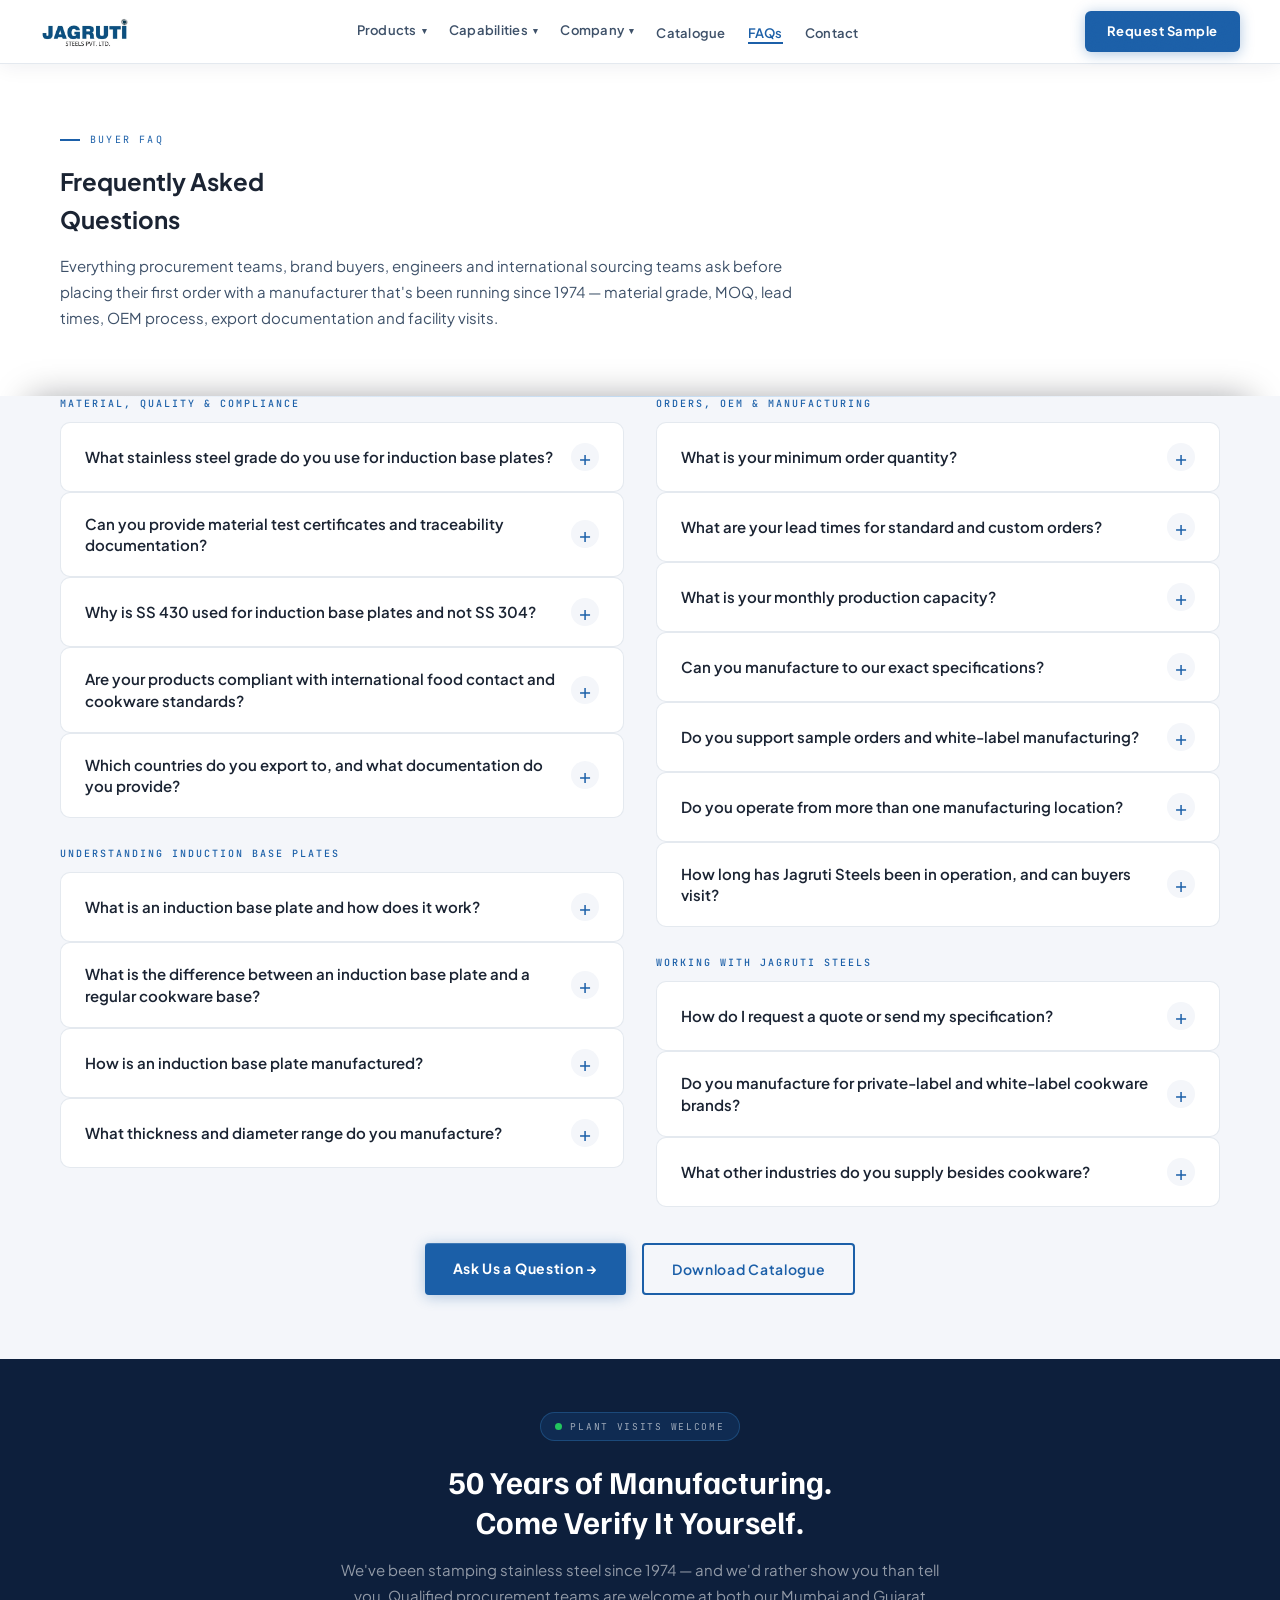
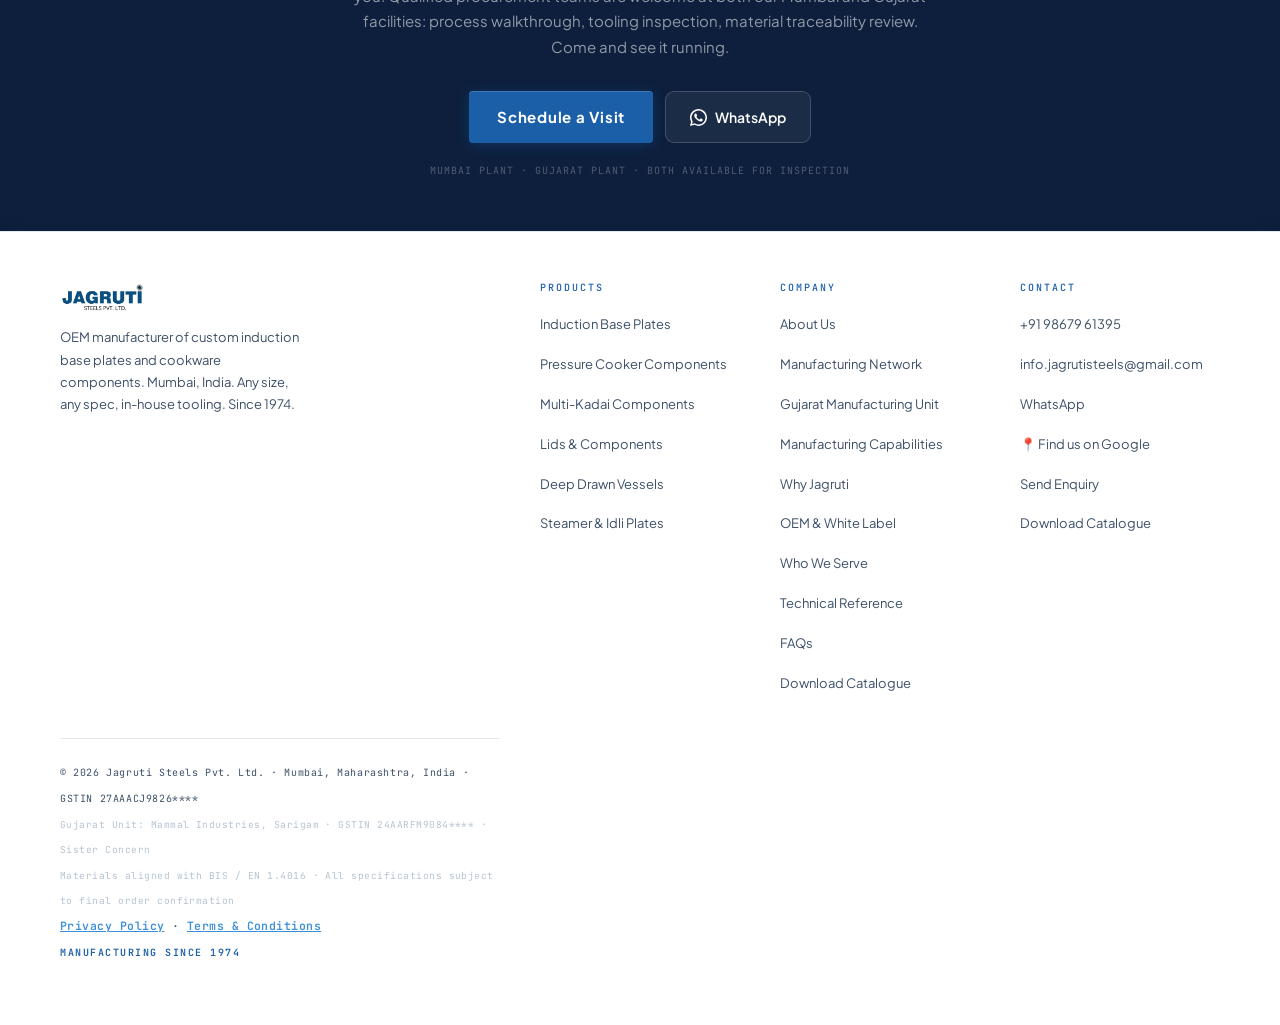
<file: faq.html>
<!DOCTYPE html>
<html lang="en-IN">
<head>
<meta charset="UTF-8"/>
<!-- Google tag (gtag.js) -->
<script async src="https://www.googletagmanager.com/gtag/js?id=G-GZV56V0ER3"></script>
<script>
  window.dataLayer = window.dataLayer || [];
  function gtag(){dataLayer.push(arguments);}
  gtag('js', new Date());
  gtag('config', 'G-GZV56V0ER3');
</script>
<link rel="icon" type="image/png" href="/images/icon-ce06fdbe95.png"/>
<link rel="apple-touch-icon" href="/images/icon-ce06fdbe95.png"/>
<meta name="viewport" content="width=device-width,initial-scale=1.0"/>
<title>FAQs — SS 430 Induction Plates, MOQ &amp; Export | Jagruti Steels</title>
<meta name="description" content="Answers on material grade, MOQ, lead times, OEM process, export documentation and facility visits — everything buyers ask before their first order."/>
<meta name="keywords" content="induction base plate FAQ, SS 430 questions, cookware OEM MOQ, induction base plate manufacturer India, cookware component lead time, stainless steel exporter India FAQ, OEM white label cookware questions, Jagruti Steels FAQ"/>
<meta name="author" content="Jagruti Steels Pvt. Ltd."/>
<meta name="publisher" content="Jagruti Steels Pvt. Ltd."/>
<meta name="copyright" content="Jagruti Steels Pvt. Ltd."/>
<meta name="robots" content="index,follow,max-snippet:-1,max-image-preview:large,max-video-preview:-1"/>
<meta name="googlebot" content="index,follow"/>
<meta name="bingbot" content="index,follow"/>
<meta name="rating" content="general"/>
<meta name="referrer" content="strict-origin-when-cross-origin"/>
<meta name="theme-color" content="#0d1f3c"/>
<meta name="format-detection" content="telephone=yes"/>
<meta name="apple-mobile-web-app-capable" content="yes"/>
<meta name="mobile-web-app-capable" content="yes"/>
<meta name="apple-mobile-web-app-title" content="Jagruti Steels"/>
<meta name="application-name" content="Jagruti Steels"/>
<meta name="apple-mobile-web-app-status-bar-style" content="black-translucent"/>
<meta name="geo.region" content="IN-MH"/>
<meta name="geo.placename" content="Mumbai, Maharashtra, India"/>
<meta name="geo.position" content="19.0760;72.8777"/>
<meta name="ICBM" content="19.0760, 72.8777"/>
<meta property="og:type" content="website"/>
<meta property="og:url" content="https://www.jagrutisteels.com/faq.html"/>
<meta property="og:site_name" content="Jagruti Steels Pvt. Ltd."/>
<meta property="og:title" content="FAQs — SS 430 Induction Plates, MOQ &amp; Export | Jagruti Steels"/>
<meta property="og:description" content="Answers on material grade, MOQ, lead times, OEM process, export documentation and facility visits."/>
<meta property="og:image" content="https://www.jagrutisteels.com/catalogue-og.svg"/>
<meta property="og:image:width" content="1200"/>
<meta property="og:image:height" content="630"/>
<meta property="og:image:type" content="image/svg+xml"/>
<meta property="og:image:alt" content="Jagruti Steels Pvt. Ltd. — SS 430 Induction Base Plate OEM Manufacturer, Mumbai since 1974"/>
<meta property="og:locale" content="en_IN"/>
<meta property="og:locale:alternate" content="en_US"/>
<meta name="twitter:card" content="summary_large_image"/>
<meta name="twitter:title" content="FAQs — SS 430 Induction Plates, MOQ &amp; Export | Jagruti Steels"/>
<meta name="twitter:description" content="Answers on material grade, MOQ, lead times, OEM process, export documentation and facility visits."/>
<meta name="twitter:image" content="https://www.jagrutisteels.com/catalogue-og.svg"/>
<link rel="canonical" href="https://www.jagrutisteels.com/faq.html"/>
<link rel="alternate" hreflang="en-IN" href="https://www.jagrutisteels.com/faq.html"/>
<link rel="alternate" hreflang="en" href="https://www.jagrutisteels.com/faq.html"/>
<link rel="alternate" hreflang="x-default" href="https://www.jagrutisteels.com/faq.html"/>
<link rel="sitemap" type="application/xml" title="Sitemap" href="/sitemap.xml"/>
<script type="application/ld+json">{"@context":"https://schema.org","@type":"BreadcrumbList","itemListElement":[{"@type":"ListItem","position":1,"name":"Home","item":"https://www.jagrutisteels.com/"},{"@type":"ListItem","position":2,"name":"FAQ","item":"https://www.jagrutisteels.com/faq.html"}]}</script>
<script type="application/ld+json">{"@context":"https://schema.org","@type":"FAQPage","mainEntity":[
{"@type":"Question","name":"What stainless steel grade do you use for induction base plates?","acceptedAnswer":{"@type":"Answer","text":"Every induction base plate we manufacture uses SS 430 ferritic stainless steel — the only grade that combines the magnetic permeability required for induction heating with the formability needed for precision deep-draw stamping. We do not use SS 201, mild steel, or any substitute. Each production batch is traceable to mill certificates documenting the chemical composition."}},
{"@type":"Question","name":"Can you provide material test certificates and traceability documentation?","acceptedAnswer":{"@type":"Answer","text":"Yes. On request, we provide mill certificates (MTRs) confirming the chemical and mechanical properties of the SS 430 coil used in your specific production run. Batch-level traceability is maintained throughout our process, giving international buyers full material verification for customs clearance, compliance audits, and incoming quality inspection."}},
{"@type":"Question","name":"Why is SS 430 used for induction base plates and not SS 304?","acceptedAnswer":{"@type":"Answer","text":"Induction cooktops generate heat by inducing current in ferromagnetic materials — those that respond to a magnetic field. SS 304 (austenitic stainless steel) is non-magnetic and therefore induction-incompatible. SS 430 (ferritic stainless steel) is magnetic, making it the global industry standard for induction base plates. When bonded to an aluminium cookware body, the SS 430 plate enables full induction compatibility while the aluminium delivers rapid, even heat distribution."}},
{"@type":"Question","name":"Are your products compliant with international food contact and cookware standards?","acceptedAnswer":{"@type":"Answer","text":"Our SS 430 induction base plates meet the material standards applicable to cookware components in our key export markets. We are aligned with BIS standards for the Indian market, and can provide supporting documentation for buyers operating under EU food contact regulations (including LFGB / EN 1.4016 equivalents) or applicable frameworks in other jurisdictions. Specific compliance documentation is confirmed and packaged at the qualification stage."}},
{"@type":"Question","name":"Which countries do you export to, and what documentation do you provide?","acceptedAnswer":{"@type":"Answer","text":"We export to the European Union, Turkey, Vietnam, the UAE, and other international markets. For cross-border buyers, we provide full documentation: Certificate of Origin, commercial invoices, packing lists, and correct HS code classification. We accommodate buyer-nominated freight forwarders and align with your import compliance requirements from the outset."}},
{"@type":"Question","name":"What is your minimum order quantity?","acceptedAnswer":{"@type":"Answer","text":"Our MOQ is fully flexible — structured around product geometry, specification complexity, and your production timeline rather than a fixed number. We work with buyers across the full order spectrum, from initial qualification samples and first-article runs through to large-volume recurring supply programmes. Share your requirements and we will build an arrangement that fits your procurement model."}},
{"@type":"Question","name":"What are your lead times for standard and custom orders?","acceptedAnswer":{"@type":"Answer","text":"Lead times are confirmed at order placement following design approval and specification sign-off. With manufacturing facilities in both Mumbai and Gujarat, we maintain disciplined production schedules and a consistent track record of on-time delivery. Timelines vary by order volume and customisation complexity — contact us with your specifications for a project-specific commitment."}},
{"@type":"Question","name":"What is your monthly production capacity?","acceptedAnswer":{"@type":"Answer","text":"We operate dual manufacturing facilities — Mumbai and Gujarat — which together give us the combined capacity to fulfil large-volume orders, run parallel production programmes, and absorb demand surges during peak cookware seasons (September–March). Our dual-plant structure provides supply continuity: if one facility is at full utilisation, the other steps in without disrupting your delivery schedule."}},
{"@type":"Question","name":"Can you manufacture to our exact specifications?","acceptedAnswer":{"@type":"Answer","text":"Fully. We produce to any diameter, thickness, hole pattern, perforation geometry, and edge finish you require. Our in-house tooling team works from your engineering drawings, technical datasheets, or a physical sample. Logo embossing, brand-specific patterns, and non-standard geometries are all within our capability. We are a true OEM partner — not a catalogue supplier."}},
{"@type":"Question","name":"Do you support sample orders and white-label manufacturing?","acceptedAnswer":{"@type":"Answer","text":"Yes on both counts. Qualification samples are a necessary step in any supply relationship — we provide first-article samples with dimensional inspection reports and material certificates. For white-label and private-label buyers: components are manufactured to your product specification. Your branding stays private. Our name does not appear on your product."}},
{"@type":"Question","name":"Do you operate from more than one manufacturing location?","acceptedAnswer":{"@type":"Answer","text":"Yes. Jagruti Steels Pvt. Ltd. operates from Mumbai and is supported by an associated Gujarat manufacturing unit through Mammal Industries, a sister concern within the Jagruti group ecosystem. The Gujarat unit is located in Sarigam, Gujarat, and strengthens our network with expanded production capacity — supporting larger OEM requirements, repeat production cycles, and white-label supply."}},
{"@type":"Question","name":"How long has Jagruti Steels been in operation, and can buyers visit?","acceptedAnswer":{"@type":"Answer","text":"Jagruti Steels Pvt. Ltd. was founded in 1974 — over 50 years of uninterrupted manufacturing in Mumbai. We welcome facility visits from qualified buyers and procurement teams. Both our Mumbai and Gujarat plants are available for inspection, including process walkthroughs, tooling reviews, and material traceability demonstrations. Contact us to schedule a visit."}},
{"@type":"Question","name":"What is an induction base plate and how does it work?","acceptedAnswer":{"@type":"Answer","text":"An induction base plate is a disc of ferromagnetic metal — SS 430 stainless steel in our case — bonded to the underside of an aluminium or non-stick cookware body. Induction hobs generate heat by inducing eddy currents directly inside ferromagnetic metal placed on the cooking surface. Aluminium and copper alone are non-magnetic and won't heat on induction, so the SS 430 base plate is what actually makes an aluminium pan induction-compatible, while the aluminium body still handles fast, even heat spread."}},
{"@type":"Question","name":"What is the difference between an induction base plate and a regular cookware base?","acceptedAnswer":{"@type":"Answer","text":"A regular (non-induction) cookware base is typically plain aluminium, copper, or a lighter-gauge stainless steel with no specific magnetic requirement, since it only needs to work on gas or electric coil hobs. An induction base plate must be ferromagnetic (SS 430, not SS 304), dimensionally precise for even contact across the hob's sensor coil, and mechanically bonded or clad to the cookware body so it survives repeated thermal cycling without delamination."}},
{"@type":"Question","name":"How is an induction base plate manufactured?","acceptedAnswer":{"@type":"Answer","text":"Production starts with SS 430 coil, which is cut and blanked to the required diameter. The blank is then embossed or stamped with the pattern, perforation, or brand marking specified by the buyer. Where a curved or cavity profile is needed, the part goes through deep-draw forming under a power press. Finished plates are quality-checked for dimensional accuracy before being shipped to the cookware assembler, who bonds the plate to the aluminium or non-stick body."}},
{"@type":"Question","name":"What thickness and diameter range do you manufacture?","acceptedAnswer":{"@type":"Answer","text":"We manufacture to the buyer's drawing rather than a fixed catalogue, so thickness and diameter are set by your cookware format and induction hob compatibility requirements. As a reference point, the induction plate patterns we've produced span roughly 100mm to 190mm in diameter; exact thickness is confirmed against your specification, sample, or engineering drawing."}},
{"@type":"Question","name":"How do I request a quote or send my specification?","acceptedAnswer":{"@type":"Answer","text":"Use the contact form on our homepage, email info.jagrutisteels@gmail.com, call +91 98679 61395, or message us on WhatsApp. Share a drawing, a physical sample, or even just written dimensions — we work from whatever you have and confirm feasibility, tooling timeline, and indicative lead time before you commit to a sample run."}},
{"@type":"Question","name":"Do you manufacture for private-label and white-label cookware brands?","acceptedAnswer":{"@type":"Answer","text":"Yes. Private-label and white-label manufacturing is a core part of our OEM business. Components are produced strictly to your specification and your branding — our name does not appear on the finished product. See our OEM, Private-Label and Export guide for the full scope of what we support."}},
{"@type":"Question","name":"What other industries do you supply besides cookware?","acceptedAnswer":{"@type":"Answer","text":"While cookware components are our core focus, our presses, dies and in-house tooling also produce stainless steel and mild steel parts for railway components and general engineering assemblies. If you have a stamped, drawn, or embossed metal component outside cookware, share the drawing and we will confirm feasibility."}}
]}</script>
<link rel="preconnect" href="https://fonts.googleapis.com">
<link rel="preconnect" href="https://fonts.gstatic.com" crossorigin>
<link href="https://fonts.googleapis.com/css2?family=Plus+Jakarta+Sans:wght@300;400;500;600;700;800&family=Familjen+Grotesk:wght@400;500;600;700&family=JetBrains+Mono:wght@300;400;500&display=swap" rel="stylesheet">
<link rel="stylesheet" href="/styles.css">
<script src="/site-effects.js" defer></script>
</head>
<body>

<!-- NAV -->
<nav id="mainNav">
  <a href="/" class="nav-logo"><img src="/images/jagruti-steels-pvt-ltd-debd4e63f6.webp" alt="Jagruti Steels Pvt. Ltd."/></a>
  <ul class="nav-links">
    <li class="nav-dd">
      <a href="/#products" onclick="return false">Products <span class="nav-dd-arrow">▾</span></a>
      <div class="nav-drop">
        <a href="/#products">What We Make</a>
        <a href="/#induction">Induction Plates</a>
        <a href="/pressure-cooker-components-manufacturer.html">Pressure Cooker Components</a>
        <a href="/#multi-kadai-components">Multi-Kadai Components</a>
        <a href="/#applications">Applications</a>
      </div>
    </li>
    <li class="nav-dd">
      <a href="/#capabilities" onclick="return false">Capabilities <span class="nav-dd-arrow">▾</span></a>
      <div class="nav-drop">
        <a href="/#capabilities">Manufacturing Capabilities</a>
        <a href="/#process">How We Work</a>
      </div>
    </li>
    <li class="nav-dd">
      <a href="/#about" onclick="return false">Company <span class="nav-dd-arrow">▾</span></a>
      <div class="nav-drop">
        <a href="/#about">About Us</a>
        <a href="/#mfg-network">Manufacturing Network</a>
        <a href="/induction-base-plate-manufacturer-gujarat.html">Gujarat Manufacturing Unit</a>
        <a href="/#why">Why Jagruti</a>
        <a href="/#applications-proof">How We Are Used</a>
        <a href="/oem-white-label-manufacturing.html">OEM &amp; White Label</a>
        <a href="/#markets">Who We Serve</a>
        <a href="/ss430-material-specification.html">Technical Reference</a>
      </div>
    </li>
    <li><a href="/#catalogue">Catalogue</a></li>
    <li><a href="/faq.html" class="active">FAQs</a></li>
    <li><a href="/#contact">Contact</a></li>
  </ul>
  <a href="/#contact" class="nav-cta">Request Sample</a>
  <a href="/#contact" class="nav-mob-cta">Request Sample</a>
  <button class="ham" onclick="openNav()" aria-label="Menu">&#9776;</button>
</nav>

<!-- MOBILE NAV -->
<div class="mob-overlay" id="mobNav">
  <div class="mob-header">
    <img src="/images/jagruti-steels-pvt-ltd-debd4e63f6.webp" alt="Jagruti Steels Pvt. Ltd." style="height:32px"/>
    <button class="mob-close" onclick="closeNav()">&#10005;</button>
  </div>
  <div class="mob-links">
    <div class="mob-group">Products</div>
    <a href="/#products">What We Make</a>
    <a href="/#induction">Induction Plates</a>
    <a href="/pressure-cooker-components-manufacturer.html">Pressure Cooker Components</a>
    <a href="/#multi-kadai-components">Multi-Kadai Components</a>
    <a href="/#applications">Applications</a>
    <div class="mob-group">Capabilities</div>
    <a href="/#capabilities">Manufacturing Capabilities</a>
    <a href="/#process">How We Work</a>
    <div class="mob-group">Company</div>
    <a href="/#about">About Us</a>
    <a href="/#mfg-network">Manufacturing Network</a>
    <a href="/induction-base-plate-manufacturer-gujarat.html">Gujarat Manufacturing Unit</a>
    <a href="/#why">Why Jagruti</a>
    <a href="/#applications-proof">How We Are Used</a>
    <a href="/oem-white-label-manufacturing.html">OEM &amp; White Label</a>
    <a href="/#markets">Who We Serve</a>
    <a href="/ss430-material-specification.html">Technical Reference</a>
    <div class="mob-group">More</div>
    <a href="/faq.html">FAQs</a>
    <a href="/#catalogue">Catalogue</a>
    <a href="/#contact">Contact Us</a>
  </div>
  <div class="mob-footer"><a href="/#contact">Request a Sample →</a></div>
</div>

<!-- PAGE HERO -->
<section class="sec" style="padding-top:132px">
  <div class="fade-up" style="max-width:760px">
    <div class="skicker">Buyer FAQ</div>
    <h1 class="sh dark" style="margin-bottom:14px">Frequently Asked<br>Questions</h1>
    <p class="ssub dark">Everything procurement teams, brand buyers, engineers and international sourcing teams ask before placing their first order with a manufacturer that's been running since 1974 — material grade, MOQ, lead times, OEM process, export documentation and facility visits.</p>
  </div>
</section>

<!-- FAQ -->
<section class="sec" style="background:var(--off);padding-top:0">
  <div class="faq-cols">
    <div class="faq-col">
      <h2 class="faq-cat" style="margin-top:0">Material, Quality &amp; Compliance</h2>

      <div class="faq-item">
        <button class="faq-btn" aria-expanded="false">
          <span class="faq-q">What stainless steel grade do you use for induction base plates?</span>
          <span class="faq-icon" aria-hidden="true">+</span>
        </button>
        <div class="faq-body"><p class="faq-a">Every induction base plate we manufacture uses SS 430 ferritic stainless steel — the only grade that combines the magnetic permeability required for induction heating with the formability needed for precision deep-draw stamping. We do not use SS 201, mild steel, or any substitute material. Each production batch is traceable to mill certificates that document the chemical composition, so you receive exactly what you specified.</p></div>
      </div>

      <div class="faq-item">
        <button class="faq-btn" aria-expanded="false">
          <span class="faq-q">Can you provide material test certificates and traceability documentation?</span>
          <span class="faq-icon" aria-hidden="true">+</span>
        </button>
        <div class="faq-body"><p class="faq-a">Yes. On request, we provide mill certificates (MTRs) confirming the chemical and mechanical properties of the SS 430 coil used in your specific production run. Batch-level traceability is maintained throughout our process, giving international buyers full material verification for customs clearance, compliance audits, and incoming quality inspection.</p></div>
      </div>

      <div class="faq-item">
        <button class="faq-btn" aria-expanded="false">
          <span class="faq-q">Why is SS 430 used for induction base plates and not SS 304?</span>
          <span class="faq-icon" aria-hidden="true">+</span>
        </button>
        <div class="faq-body"><p class="faq-a">Induction cooktops generate heat by inducing current in ferromagnetic materials — those that respond to a magnetic field. SS 304 (austenitic stainless steel) is non-magnetic and therefore induction-incompatible. SS 430 (ferritic stainless steel) is magnetic, making it the global industry standard for induction base plates. When bonded to an aluminium cookware body, the SS 430 plate enables full induction compatibility while the aluminium delivers rapid, even heat distribution. See our <a href="/ss430-material-specification.html" style="color:var(--blue);font-weight:600">full material specification</a> for the complete grade comparison.</p></div>
      </div>

      <div class="faq-item">
        <button class="faq-btn" aria-expanded="false">
          <span class="faq-q">Are your products compliant with international food contact and cookware standards?</span>
          <span class="faq-icon" aria-hidden="true">+</span>
        </button>
        <div class="faq-body"><p class="faq-a">Our SS 430 induction base plates meet the material standards applicable to cookware components in our key export markets. We are aligned with BIS standards for the Indian market, and can provide supporting documentation for buyers operating under EU food contact regulations (including LFGB / EN 1.4016 equivalents) or applicable frameworks in other jurisdictions. Specific compliance documentation is confirmed and packaged at the qualification stage.</p></div>
      </div>

      <div class="faq-item">
        <button class="faq-btn" aria-expanded="false">
          <span class="faq-q">Which countries do you export to, and what documentation do you provide?</span>
          <span class="faq-icon" aria-hidden="true">+</span>
        </button>
        <div class="faq-body"><p class="faq-a">We export to the European Union, Turkey, Vietnam, the UAE, and other international markets. For cross-border buyers, we provide full documentation: Certificate of Origin, commercial invoices, packing lists, and correct HS code classification. We accommodate buyer-nominated freight forwarders and align with your import compliance requirements from the outset. Full detail in our <a href="/oem-white-label-manufacturing.html" style="color:var(--blue);font-weight:600">OEM &amp; export guide</a>.</p></div>
      </div>

      <h2 class="faq-cat">Understanding Induction Base Plates</h2>

      <div class="faq-item">
        <button class="faq-btn" aria-expanded="false">
          <span class="faq-q">What is an induction base plate and how does it work?</span>
          <span class="faq-icon" aria-hidden="true">+</span>
        </button>
        <div class="faq-body"><p class="faq-a">An induction base plate is a disc of ferromagnetic metal — SS 430 stainless steel in our case — bonded to the underside of an aluminium or non-stick cookware body. Induction hobs generate heat by inducing eddy currents directly inside ferromagnetic metal placed on the cooking surface. Aluminium and copper alone are non-magnetic and won't heat on induction, so the SS 430 base plate is what actually makes an aluminium pan induction-compatible, while the aluminium body still handles fast, even heat spread.</p></div>
      </div>

      <div class="faq-item">
        <button class="faq-btn" aria-expanded="false">
          <span class="faq-q">What is the difference between an induction base plate and a regular cookware base?</span>
          <span class="faq-icon" aria-hidden="true">+</span>
        </button>
        <div class="faq-body"><p class="faq-a">A regular (non-induction) cookware base is typically plain aluminium, copper, or a lighter-gauge stainless steel with no specific magnetic requirement, since it only needs to work on gas or electric coil hobs. An induction base plate must be ferromagnetic (SS 430, not SS 304), dimensionally precise for even contact across the hob's sensor coil, and mechanically bonded or clad to the cookware body so it survives repeated thermal cycling without delamination.</p></div>
      </div>

      <div class="faq-item">
        <button class="faq-btn" aria-expanded="false">
          <span class="faq-q">How is an induction base plate manufactured?</span>
          <span class="faq-icon" aria-hidden="true">+</span>
        </button>
        <div class="faq-body"><p class="faq-a">Production starts with SS 430 coil, which is cut and blanked to the required diameter. The blank is then embossed or stamped with the pattern, perforation, or brand marking specified by the buyer. Where a curved or cavity profile is needed, the part goes through deep-draw forming under a power press. Finished plates are quality-checked for dimensional accuracy before being shipped to the cookware assembler, who bonds the plate to the aluminium or non-stick body.</p></div>
      </div>

      <div class="faq-item">
        <button class="faq-btn" aria-expanded="false">
          <span class="faq-q">What thickness and diameter range do you manufacture?</span>
          <span class="faq-icon" aria-hidden="true">+</span>
        </button>
        <div class="faq-body"><p class="faq-a">We manufacture to the buyer's drawing rather than a fixed catalogue, so thickness and diameter are set by your cookware format and induction hob compatibility requirements. As a reference point, the induction plate patterns we've produced span roughly 100mm to 190mm in diameter; exact thickness is confirmed against your specification, sample, or engineering drawing.</p></div>
      </div>
    </div>

    <div class="faq-col">
      <h2 class="faq-cat" style="margin-top:0">Orders, OEM &amp; Manufacturing</h2>

      <div class="faq-item">
        <button class="faq-btn" aria-expanded="false">
          <span class="faq-q">What is your minimum order quantity?</span>
          <span class="faq-icon" aria-hidden="true">+</span>
        </button>
        <div class="faq-body"><p class="faq-a">Our MOQ is fully flexible — structured around product geometry, specification complexity, and your production timeline rather than a fixed number. We work with buyers across the full order spectrum, from initial qualification samples and first-article runs through to large-volume recurring supply programmes. Share your requirements and we will build an arrangement that fits your procurement model.</p></div>
      </div>

      <div class="faq-item">
        <button class="faq-btn" aria-expanded="false">
          <span class="faq-q">What are your lead times for standard and custom orders?</span>
          <span class="faq-icon" aria-hidden="true">+</span>
        </button>
        <div class="faq-body"><p class="faq-a">Lead times are confirmed at order placement following design approval and specification sign-off. With manufacturing facilities in both Mumbai and Gujarat, we maintain disciplined production schedules and a consistent track record of on-time delivery. Timelines vary by order volume and customisation complexity — contact us with your specifications for a project-specific commitment.</p></div>
      </div>

      <div class="faq-item">
        <button class="faq-btn" aria-expanded="false">
          <span class="faq-q">What is your monthly production capacity?</span>
          <span class="faq-icon" aria-hidden="true">+</span>
        </button>
        <div class="faq-body"><p class="faq-a">We operate dual manufacturing facilities — Mumbai and Gujarat — which together give us the combined capacity to fulfil large-volume orders, run parallel production programmes, and absorb demand surges during peak cookware seasons (September–March). Our dual-plant structure provides supply continuity: if one facility is at full utilisation, the other steps in without disrupting your delivery schedule.</p></div>
      </div>

      <div class="faq-item">
        <button class="faq-btn" aria-expanded="false">
          <span class="faq-q">Can you manufacture to our exact specifications?</span>
          <span class="faq-icon" aria-hidden="true">+</span>
        </button>
        <div class="faq-body"><p class="faq-a">Fully. We produce to any diameter, thickness, hole pattern, perforation geometry, and edge finish you require. Our in-house tooling team works from your engineering drawings, technical datasheets, or a physical sample. Logo embossing, brand-specific patterns, and non-standard geometries are all within our capability. We are a true OEM partner — not a catalogue supplier.</p></div>
      </div>

      <div class="faq-item">
        <button class="faq-btn" aria-expanded="false">
          <span class="faq-q">Do you support sample orders and white-label manufacturing?</span>
          <span class="faq-icon" aria-hidden="true">+</span>
        </button>
        <div class="faq-body"><p class="faq-a">Yes on both counts. Qualification samples are a necessary step in any supply relationship — we provide first-article samples with dimensional inspection reports and material certificates. For white-label and private-label buyers: components are manufactured to your product specification. Your branding stays private. Our name does not appear on your product. Full detail in our <a href="/oem-white-label-manufacturing.html" style="color:var(--blue);font-weight:600">OEM &amp; private-label guide</a>.</p></div>
      </div>

      <div class="faq-item">
        <button class="faq-btn" aria-expanded="false">
          <span class="faq-q">Do you operate from more than one manufacturing location?</span>
          <span class="faq-icon" aria-hidden="true">+</span>
        </button>
        <div class="faq-body"><p class="faq-a">Yes. Jagruti Steels Pvt. Ltd. operates from Mumbai and is supported by an associated Gujarat manufacturing unit through Mammal Industries, a sister concern within the Jagruti group ecosystem. The Gujarat unit is located in Sarigam, Gujarat, and strengthens our network with expanded production capacity — supporting larger OEM requirements, repeat production cycles, and white-label supply.</p></div>
      </div>

      <div class="faq-item">
        <button class="faq-btn" aria-expanded="false">
          <span class="faq-q">How long has Jagruti Steels been in operation, and can buyers visit?</span>
          <span class="faq-icon" aria-hidden="true">+</span>
        </button>
        <div class="faq-body"><p class="faq-a">Jagruti Steels Pvt. Ltd. was founded in 1974 — over 50 years of uninterrupted manufacturing in Mumbai. We welcome facility visits from qualified buyers and procurement teams. Both our Mumbai and Gujarat plants are available for inspection, including process walkthroughs, tooling reviews, and material traceability demonstrations. Contact us to schedule a visit.</p></div>
      </div>

      <h2 class="faq-cat">Working With Jagruti Steels</h2>

      <div class="faq-item">
        <button class="faq-btn" aria-expanded="false">
          <span class="faq-q">How do I request a quote or send my specification?</span>
          <span class="faq-icon" aria-hidden="true">+</span>
        </button>
        <div class="faq-body"><p class="faq-a">Use the <a href="/#contact" style="color:var(--blue);font-weight:600">contact form</a> on our homepage, email info.jagrutisteels@gmail.com, call +91 98679 61395, or message us on WhatsApp. Share a drawing, a physical sample, or even just written dimensions — we work from whatever you have and confirm feasibility, tooling timeline, and indicative lead time before you commit to a sample run.</p></div>
      </div>

      <div class="faq-item">
        <button class="faq-btn" aria-expanded="false">
          <span class="faq-q">Do you manufacture for private-label and white-label cookware brands?</span>
          <span class="faq-icon" aria-hidden="true">+</span>
        </button>
        <div class="faq-body"><p class="faq-a">Yes. Private-label and white-label manufacturing is a core part of our OEM business. Components are produced strictly to your specification and your branding — our name does not appear on the finished product. See our <a href="/oem-white-label-manufacturing.html" style="color:var(--blue);font-weight:600">OEM, Private-Label &amp; Export guide</a> for the full scope of what we support.</p></div>
      </div>

      <div class="faq-item">
        <button class="faq-btn" aria-expanded="false">
          <span class="faq-q">What other industries do you supply besides cookware?</span>
          <span class="faq-icon" aria-hidden="true">+</span>
        </button>
        <div class="faq-body"><p class="faq-a">While cookware components are our core focus, our presses, dies and in-house tooling also produce stainless steel and mild steel parts for railway components and general engineering assemblies. If you have a stamped, drawn, or embossed metal component outside cookware, share the drawing and we will confirm feasibility.</p></div>
      </div>
    </div>
  </div>

  <div class="fade-up" style="text-align:center;margin-top:36px;display:flex;gap:16px;justify-content:center;flex-wrap:wrap">
    <a href="/#contact" class="btn-blue">Ask Us a Question →</a>
    <a href="/#catalogue" class="btn-outline" style="border-color:var(--blue);color:var(--blue)">Download Catalogue</a>
  </div>
</section>

<!-- FACILITY VISIT CTA -->
<section id="factory-visit" style="background:var(--navy);padding:52px 60px;text-align:center" class="facility-visit-sec">
  <div class="fade-up" style="max-width:600px;margin:0 auto">
    <div style="display:inline-flex;align-items:center;gap:8px;margin-bottom:20px;padding:6px 14px;border-radius:20px;background:rgba(27,95,168,.2);border:1px solid rgba(59,143,216,.3)">
      <div style="width:7px;height:7px;border-radius:50%;background:#22c55e;flex-shrink:0"></div>
      <span style="font-family:var(--fm);font-size:9.5px;letter-spacing:.18em;text-transform:uppercase;color:rgba(255,255,255,.6)">Plant visits welcome</span>
    </div>
    <h2 style="font-family:var(--fh);font-size:32px;font-weight:700;color:var(--white);line-height:1.25;margin-bottom:16px">50 Years of Manufacturing.<br>Come Verify It Yourself.</h2>
    <p style="font-size:15px;color:rgba(255,255,255,.55);line-height:1.7;margin-bottom:32px">We've been stamping stainless steel since 1974 — and we'd rather show you than tell you. Qualified procurement teams are welcome at both our Mumbai and Gujarat facilities: process walkthrough, tooling inspection, material traceability review. Come and see it running.</p>
    <div class="facility-visit-btns" style="display:flex;gap:12px;justify-content:center;flex-wrap:wrap">
      <a href="/#contact" class="btn-blue" style="padding:14px 28px;font-size:15px">Schedule a Visit</a>
      <a href="https://wa.me/919867961395?text=Hi%2C%20I%27d%20like%20to%20schedule%20a%20factory%20visit." target="_blank" rel="noopener" style="display:inline-flex;align-items:center;gap:8px;padding:14px 24px;background:rgba(255,255,255,.06);border:1.5px solid rgba(255,255,255,.18);color:var(--white);border-radius:9px;font-weight:600;font-size:14px;transition:all .2s;text-decoration:none">
        <svg width="17" height="17" viewBox="0 0 24 24" fill="currentColor"><path d="M17.472 14.382c-.297-.149-1.758-.867-2.03-.967-.273-.099-.471-.148-.67.15-.197.297-.767.966-.94 1.164-.173.199-.347.223-.644.075-.297-.15-1.255-.463-2.39-1.475-.883-.788-1.48-1.761-1.653-2.059-.173-.297-.018-.458.13-.606.134-.133.298-.347.446-.52.149-.174.198-.298.298-.497.099-.198.05-.371-.025-.52-.075-.149-.669-1.612-.916-2.207-.242-.579-.487-.5-.669-.51-.173-.008-.371-.01-.57-.01-.198 0-.52.074-.792.372-.272.297-1.04 1.016-1.04 2.479 0 1.462 1.065 2.875 1.213 3.074.149.198 2.096 3.2 5.077 4.487.709.306 1.262.489 1.694.625.712.227 1.36.195 1.871.118.571-.085 1.758-.719 2.006-1.413.248-.694.248-1.289.173-1.413-.074-.124-.272-.198-.57-.347z"/><path d="M12 0C5.373 0 0 5.373 0 12c0 2.126.55 4.122 1.512 5.856L0 24l6.348-1.664A11.936 11.936 0 0 0 12 24c6.627 0 12-5.373 12-12S18.627 0 12 0zm0 21.818a9.818 9.818 0 0 1-5.014-1.373l-.358-.214-3.74.981.998-3.646-.236-.375A9.818 9.818 0 1 1 12 21.818z"/></svg>
        WhatsApp
      </a>
    </div>
    <p style="margin-top:20px;font-family:var(--fm);font-size:10px;color:rgba(255,255,255,.28);letter-spacing:.1em">MUMBAI PLANT · GUJARAT PLANT · BOTH AVAILABLE FOR INSPECTION</p>
  </div>
</section>

<!-- FOOTER -->
<footer>
  <div class="footer-top">
    <div>
      <div class="footer-logo"><img src="/images/jagruti-steels-pvt-ltd-debd4e63f6.webp" alt="Jagruti Steels Pvt. Ltd."/></div>
      <p class="footer-desc">OEM manufacturer of custom induction base plates and cookware components. Mumbai, India. Any size, any spec, in-house tooling. Since 1974.</p>
    </div>
    <div>
      <div class="fc-title">Products</div>
      <ul class="fc-links">
        <li><a href="/#induction">Induction Base Plates</a></li>
        <li><a href="/pressure-cooker-components-manufacturer.html">Pressure Cooker Components</a></li>
        <li><a href="/#multi-kadai-components">Multi-Kadai Components</a></li>
        <li><a href="/#products">Lids &amp; Components</a></li>
        <li><a href="/#products">Deep Drawn Vessels</a></li>
        <li><a href="/#products">Steamer &amp; Idli Plates</a></li>
      </ul>
    </div>
    <div>
      <div class="fc-title">Company</div>
      <ul class="fc-links">
        <li><a href="/#about">About Us</a></li>
        <li><a href="/#mfg-network">Manufacturing Network</a></li>
        <li><a href="/induction-base-plate-manufacturer-gujarat.html">Gujarat Manufacturing Unit</a></li>
        <li><a href="/#capabilities">Manufacturing Capabilities</a></li>
        <li><a href="/#why">Why Jagruti</a></li>
        <li><a href="/oem-white-label-manufacturing.html">OEM &amp; White Label</a></li>
        <li><a href="/#markets">Who We Serve</a></li>
        <li><a href="/ss430-material-specification.html">Technical Reference</a></li>
        <li><a href="/faq.html">FAQs</a></li>
        <li><a href="/#catalogue">Download Catalogue</a></li>
      </ul>
    </div>
    <div>
      <div class="fc-title">Contact</div>
      <ul class="fc-links">
        <li><a href="tel:+919867961395">+91 98679 61395</a></li>
        <li><a href="mailto:info.jagrutisteels&#64;gmail.com">info.jagrutisteels&#64;gmail.com</a></li>
        <li><a href="https://wa.me/919867961395" target="_blank">WhatsApp</a></li>
        <li><a href="https://share.google/bu9HMhydqlmTl7jRD" target="_blank" rel="noopener">📍 Find us on Google</a></li>
        <li><a href="/#contact">Send Enquiry</a></li>
        <li><a href="/#catalogue">Download Catalogue</a></li>
      </ul>
  </div>
  <div class="footer-bottom">
    <div>
      <span class="footer-copy">© 2026 Jagruti Steels Pvt. Ltd. · Mumbai, Maharashtra, India · GSTIN 27AAACJ9826****</span><br>
      <span style="font-family:var(--fm);font-size:9.5px;color:rgba(107,135,164,.5);letter-spacing:.05em">Gujarat Unit: Mammal Industries, Sarigam · GSTIN 24AARFM9084**** · Sister Concern</span><br>
      <span style="font-family:var(--fm);font-size:9.5px;color:rgba(107,135,164,.5);letter-spacing:.05em">Materials aligned with BIS / EN 1.4016 · All specifications subject to final order confirmation</span><br>
      <span style="font-family:var(--fm);font-size:11.5px;color:var(--steel-dk);letter-spacing:.04em;margin-top:4px;display:inline-block"><a href="/privacy-policy.html" style="color:var(--blue-lt);text-decoration:underline;font-weight:600">Privacy Policy</a> · <a href="/terms-and-conditions.html" style="color:var(--blue-lt);text-decoration:underline;font-weight:600">Terms & Conditions</a></span>
    </div>
    <span class="footer-since">Manufacturing Since 1974</span>
  </div>
</footer>

<!-- MOBILE STICKY CTA -->
<div class="msticky" id="mstickyBar">
  <a href="https://wa.me/919867961395?text=Hi+Jagruti+Steels%2C+I+need+help+with+a+component+requirement." target="_blank" rel="noopener" class="msticky-wa" aria-label="WhatsApp Jagruti" onclick="if(typeof gtag!=='undefined')gtag('event','mobile_sticky_wa_click',{event_category:'lead'})"><svg width="20" height="20" viewBox="0 0 24 24" fill="#16a34a"><path d="M17.6 6.32A8.86 8.86 0 0 0 12.05 4C7.44 4 3.7 7.7 3.7 12.28a8.15 8.15 0 0 0 1.15 4.2L3.5 20.5l4.15-1.3a8.9 8.9 0 0 0 4.38 1.14h.01c4.61 0 8.35-3.7 8.35-8.27a8.15 8.15 0 0 0-2.79-5.75Zm-5.55 12.7h-.01a7.4 7.4 0 0 1-3.76-1.02l-.27-.16-2.8.87.9-2.7-.18-.28a6.74 6.74 0 0 1-1.06-3.65c0-3.75 3.08-6.8 6.87-6.8a6.9 6.9 0 0 1 4.86 1.98 6.7 6.7 0 0 1 2.01 4.75c0 3.75-3.08 6.8-6.86 6.8Zm3.77-5.1c-.2-.1-1.19-.58-1.38-.64-.18-.07-.32-.1-.45.1-.13.2-.51.65-.63.78-.11.13-.23.15-.43.05-.2-.1-.86-.31-1.63-1-.6-.53-1.01-1.18-1.13-1.38-.12-.2-.01-.3.09-.4.09-.1.2-.24.3-.36.1-.12.13-.2.2-.34.07-.13.03-.25-.02-.35-.05-.1-.45-1.08-.62-1.48-.16-.39-.33-.33-.45-.34l-.38-.01c-.13 0-.35.05-.53.25-.18.2-.7.68-.7 1.65 0 .97.72 1.9.82 2.03.1.13 1.4 2.14 3.4 3 .48.2.85.33 1.14.42.48.15.91.13 1.26.08.38-.06 1.19-.49 1.36-.96.17-.47.17-.87.12-.96-.05-.09-.18-.14-.38-.24Z"/></svg></a>
  <a href="/#contact" class="msticky-cta" onclick="if(typeof gtag!=='undefined')gtag('event','mobile_sticky_cta_click',{event_category:'lead'})">Request a Sample →</a>
</div>


<script>
window.addEventListener('scroll', function() {
  document.getElementById('mainNav').classList.toggle('scrolled', window.scrollY > 20);
  var msticky = document.getElementById('mstickyBar');
  if (msticky) {
    var contactEl = document.getElementById('contact');
    var nearContact = contactEl && contactEl.getBoundingClientRect().top < window.innerHeight;
    msticky.classList.toggle('visible', window.scrollY > 500 && !nearContact);
  }
}, {passive:true});

// Scroll reveal
var revealObs = new IntersectionObserver(function(entries){
  entries.forEach(function(e){
    if (!e.isIntersecting) return;
    e.target.classList.add('visible');
    revealObs.unobserve(e.target);
  });
}, {threshold: 0.1});
document.querySelectorAll('.fade-up,.fade-left,.fade-right').forEach(function(el){ revealObs.observe(el); });
function openNav() {
  document.getElementById('mobNav').classList.add('open');
  document.body.style.overflow = 'hidden';
}
function closeNav() {
  document.getElementById('mobNav').classList.remove('open');
  document.body.style.overflow = '';
}
document.querySelectorAll('.mob-links a').forEach(function(a){
  a.addEventListener('click', closeNav);
});
document.querySelectorAll('.faq-btn').forEach(function(btn){
  btn.addEventListener('click', function(){
    var item = btn.closest('.faq-item');
    var body = item.querySelector('.faq-body');
    var isOpen = item.classList.contains('open');
    item.classList.toggle('open');
    btn.setAttribute('aria-expanded', String(!isOpen));
    body.style.maxHeight = isOpen ? '0' : body.scrollHeight + 'px';
  });
});
</script>
</body>
</html>
</file>
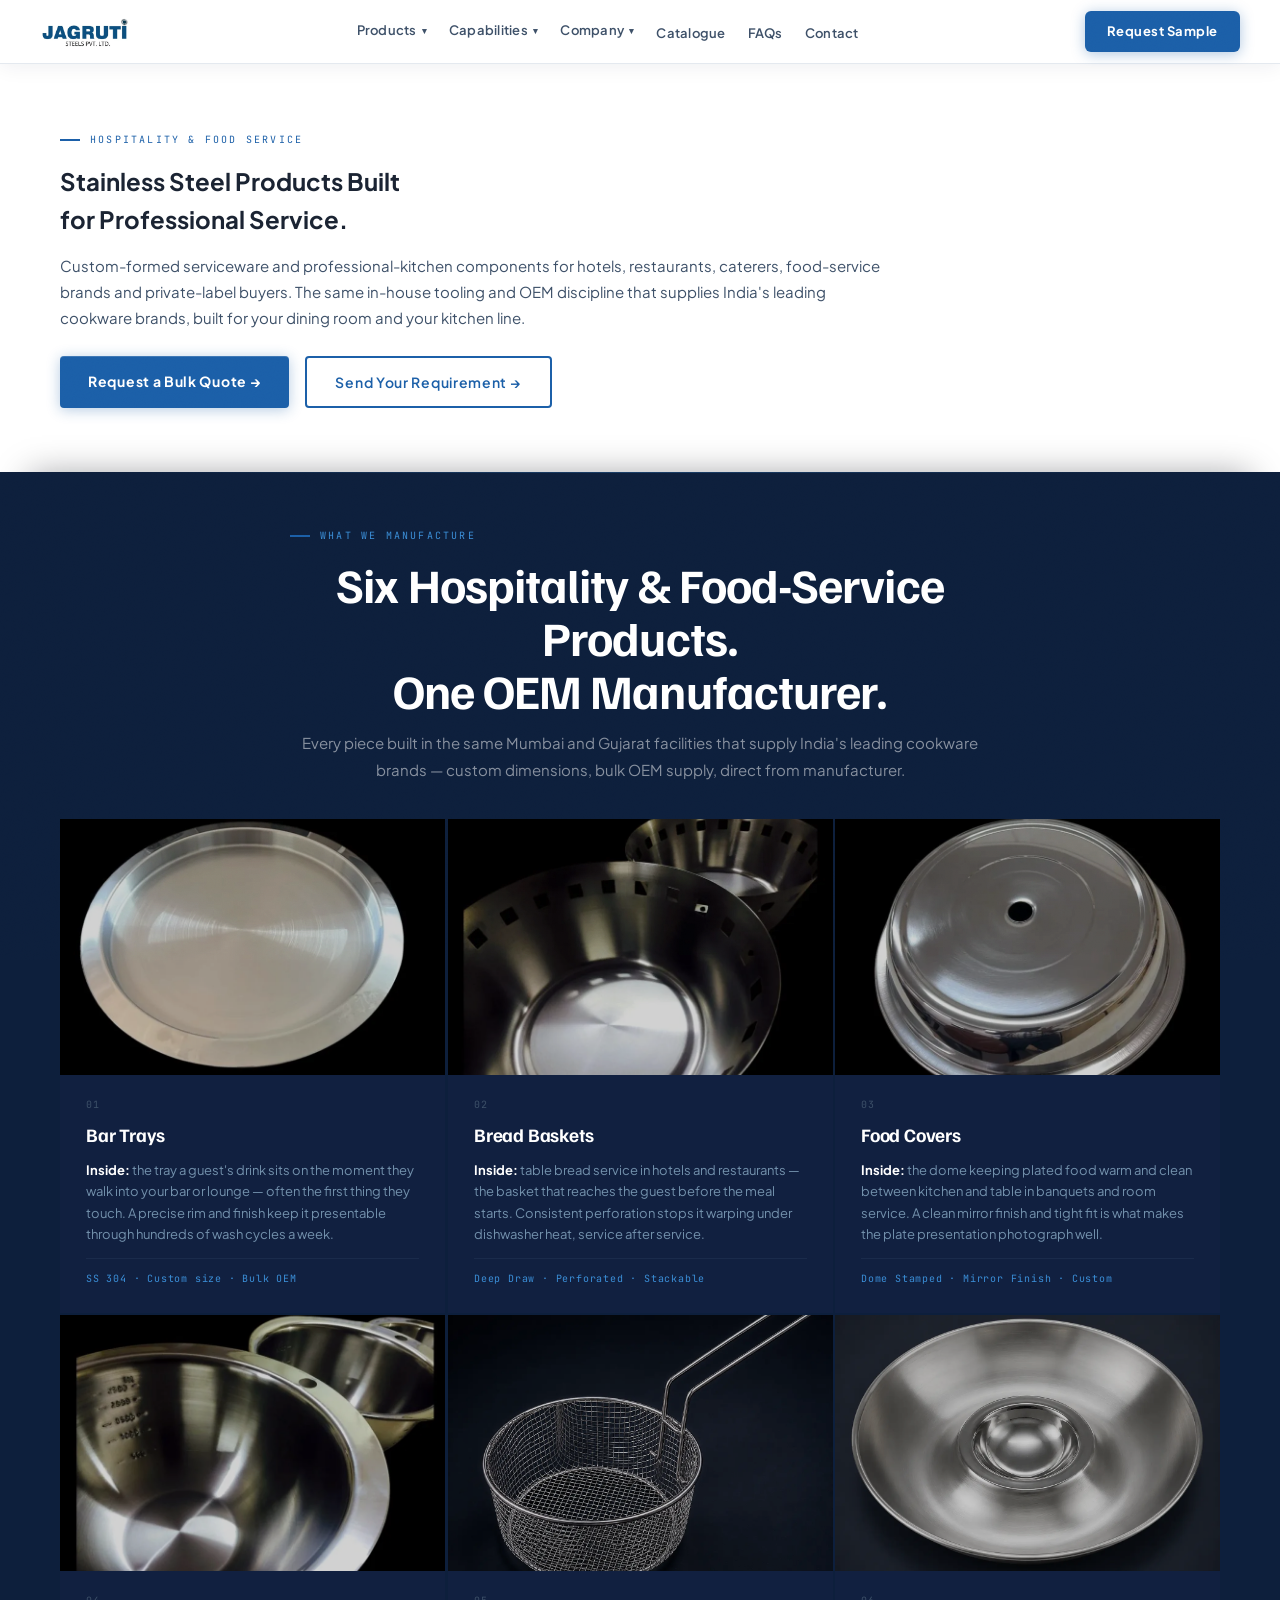
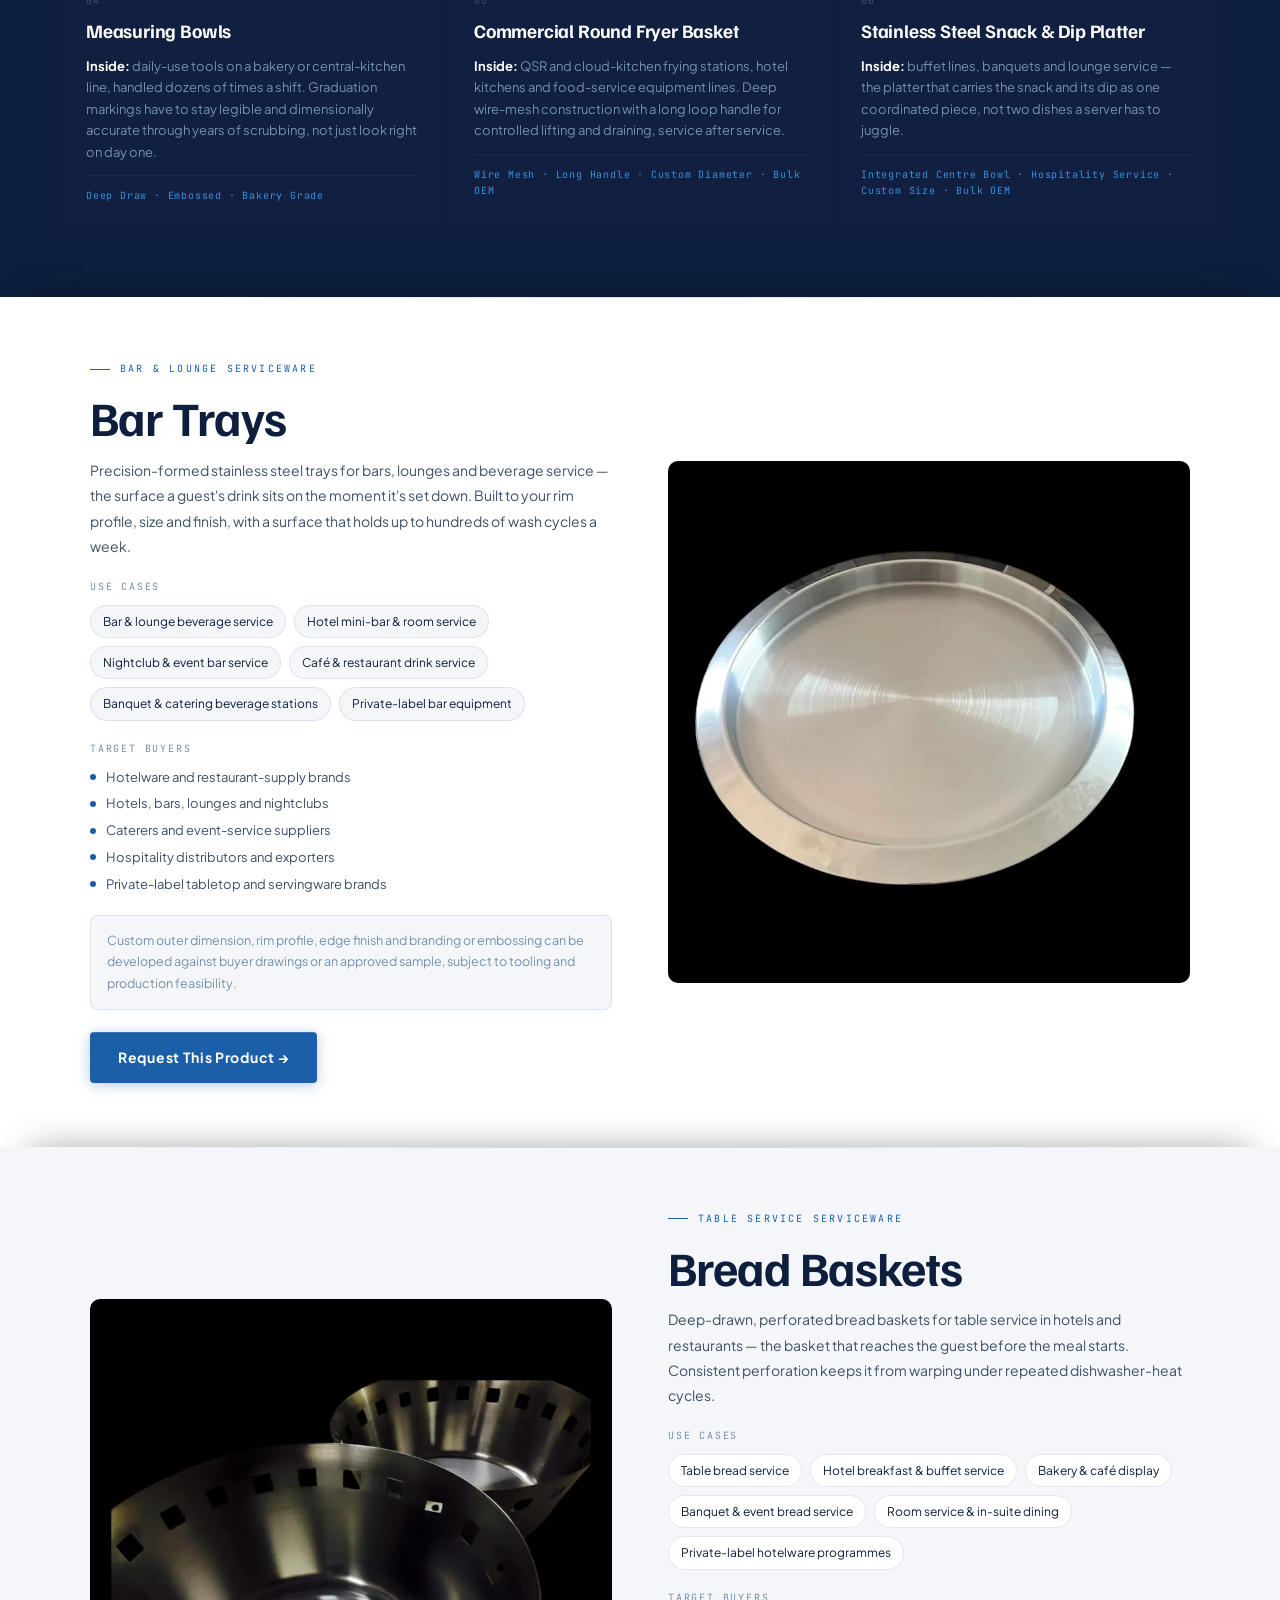
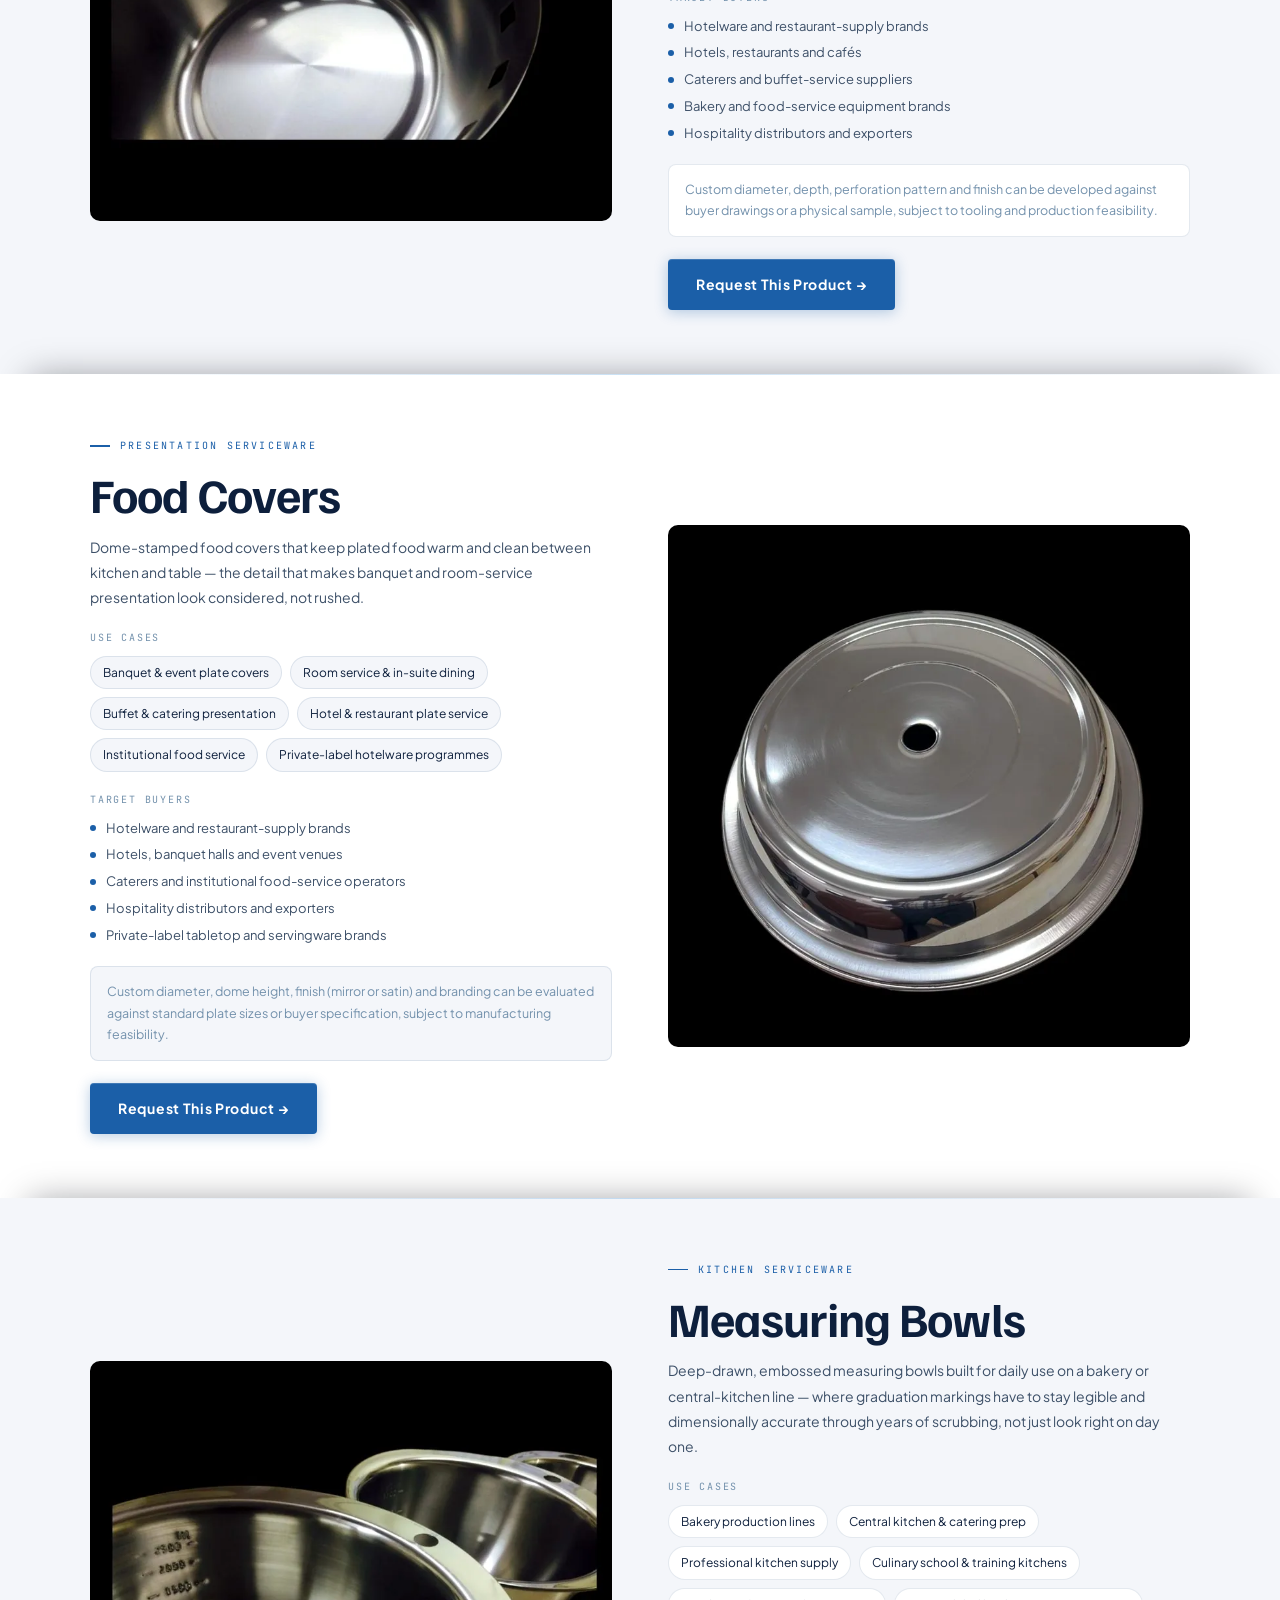
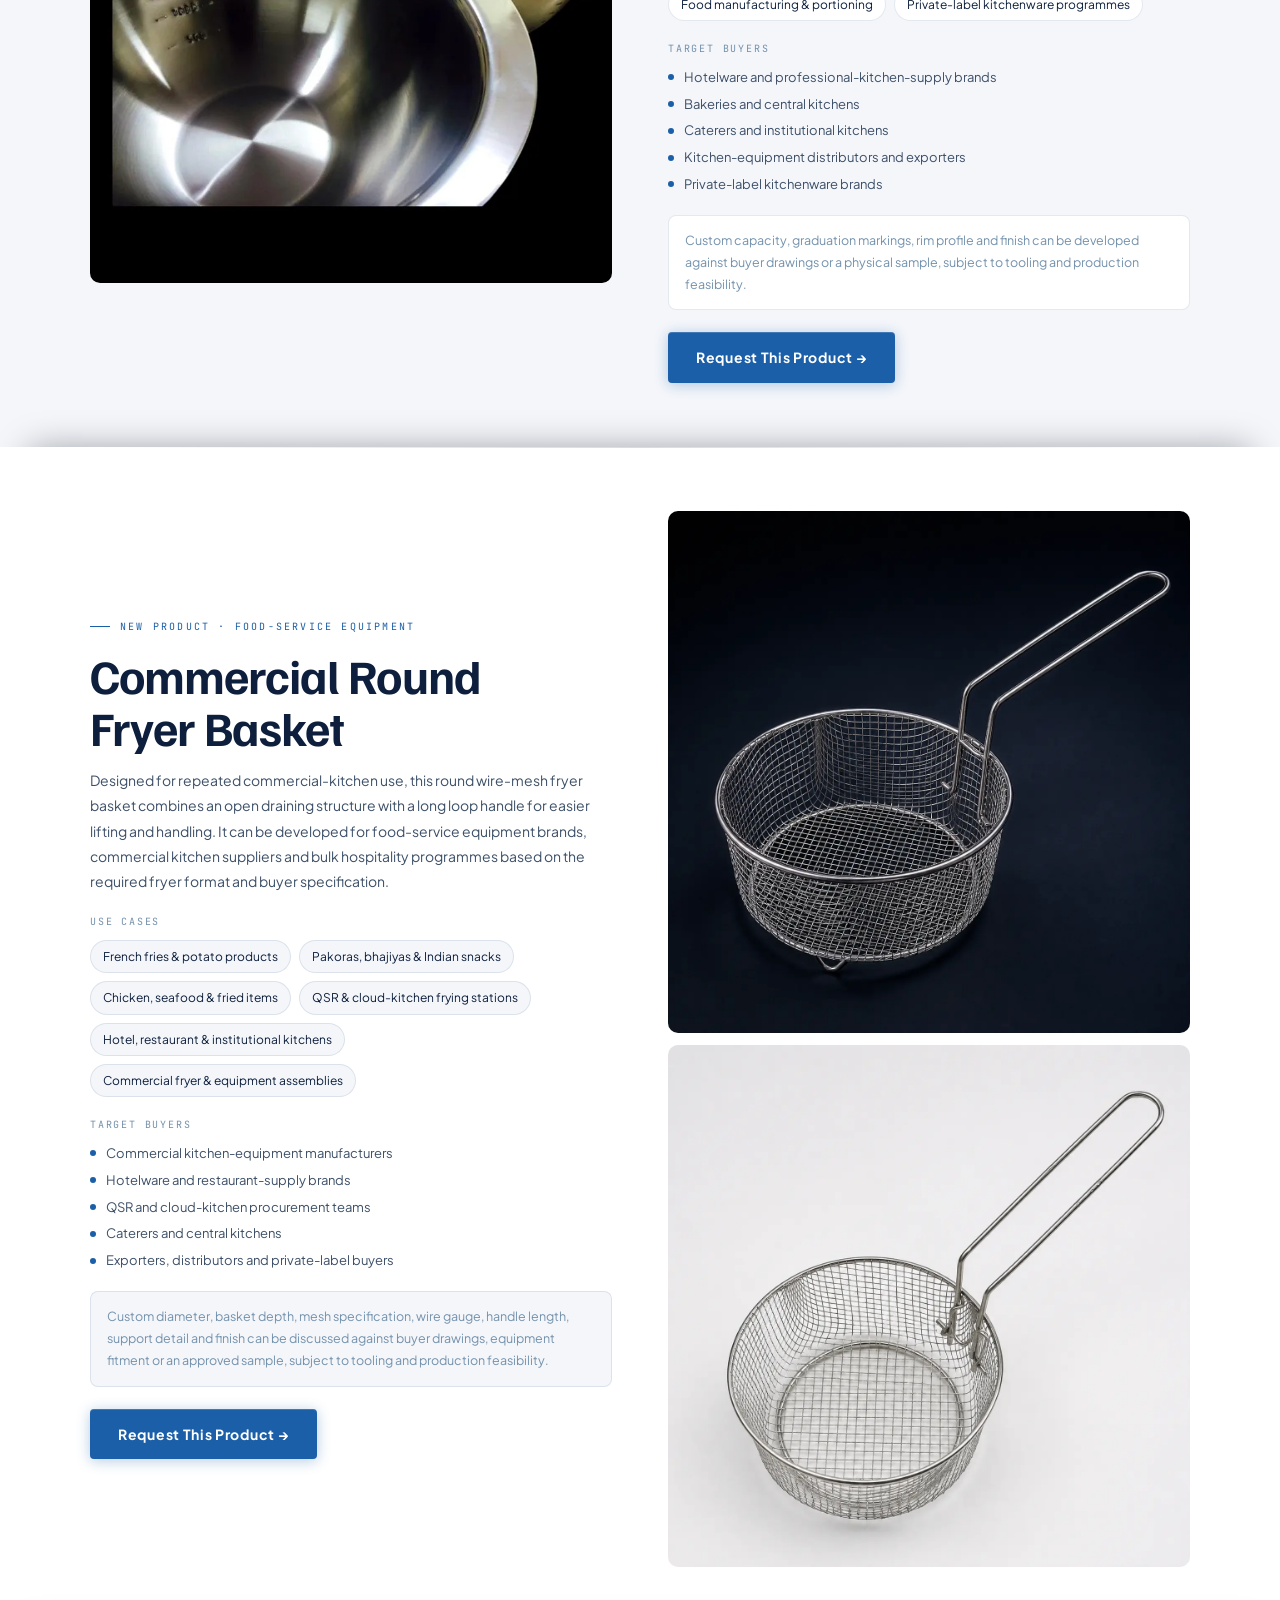
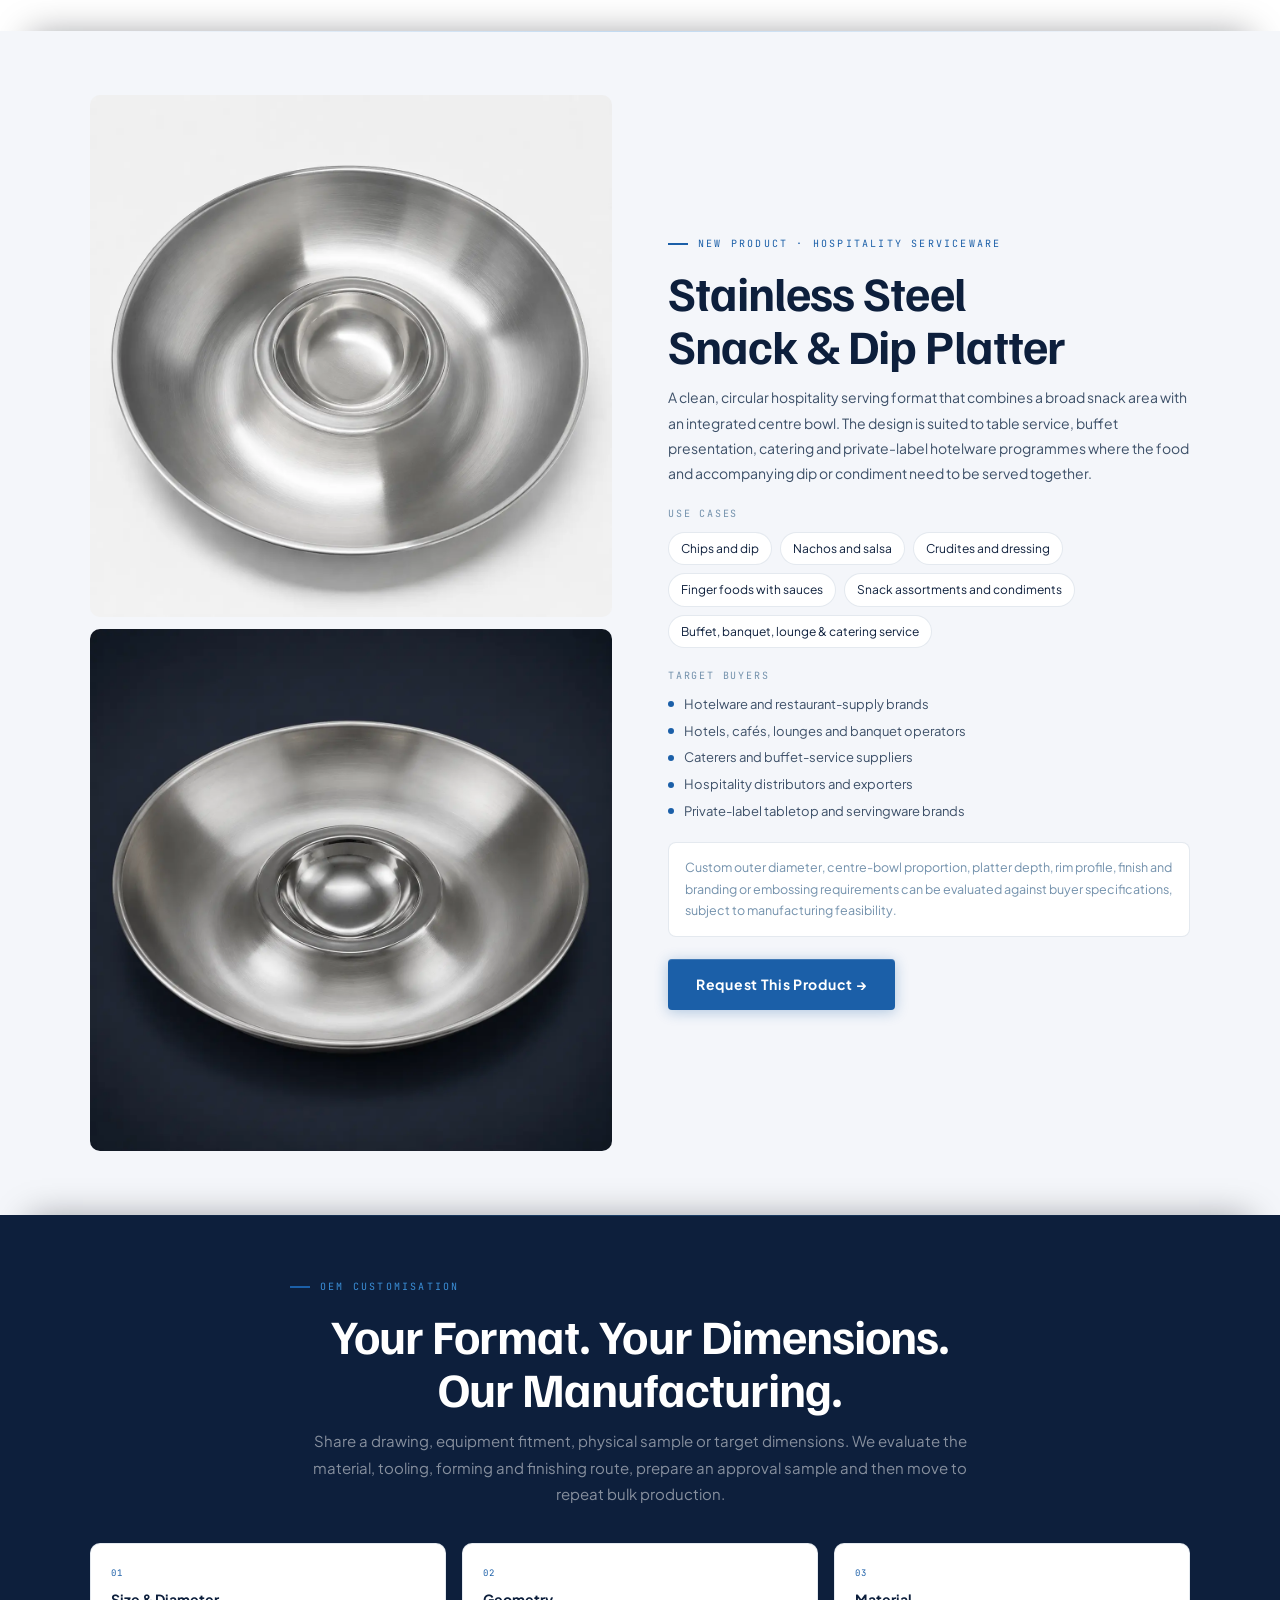
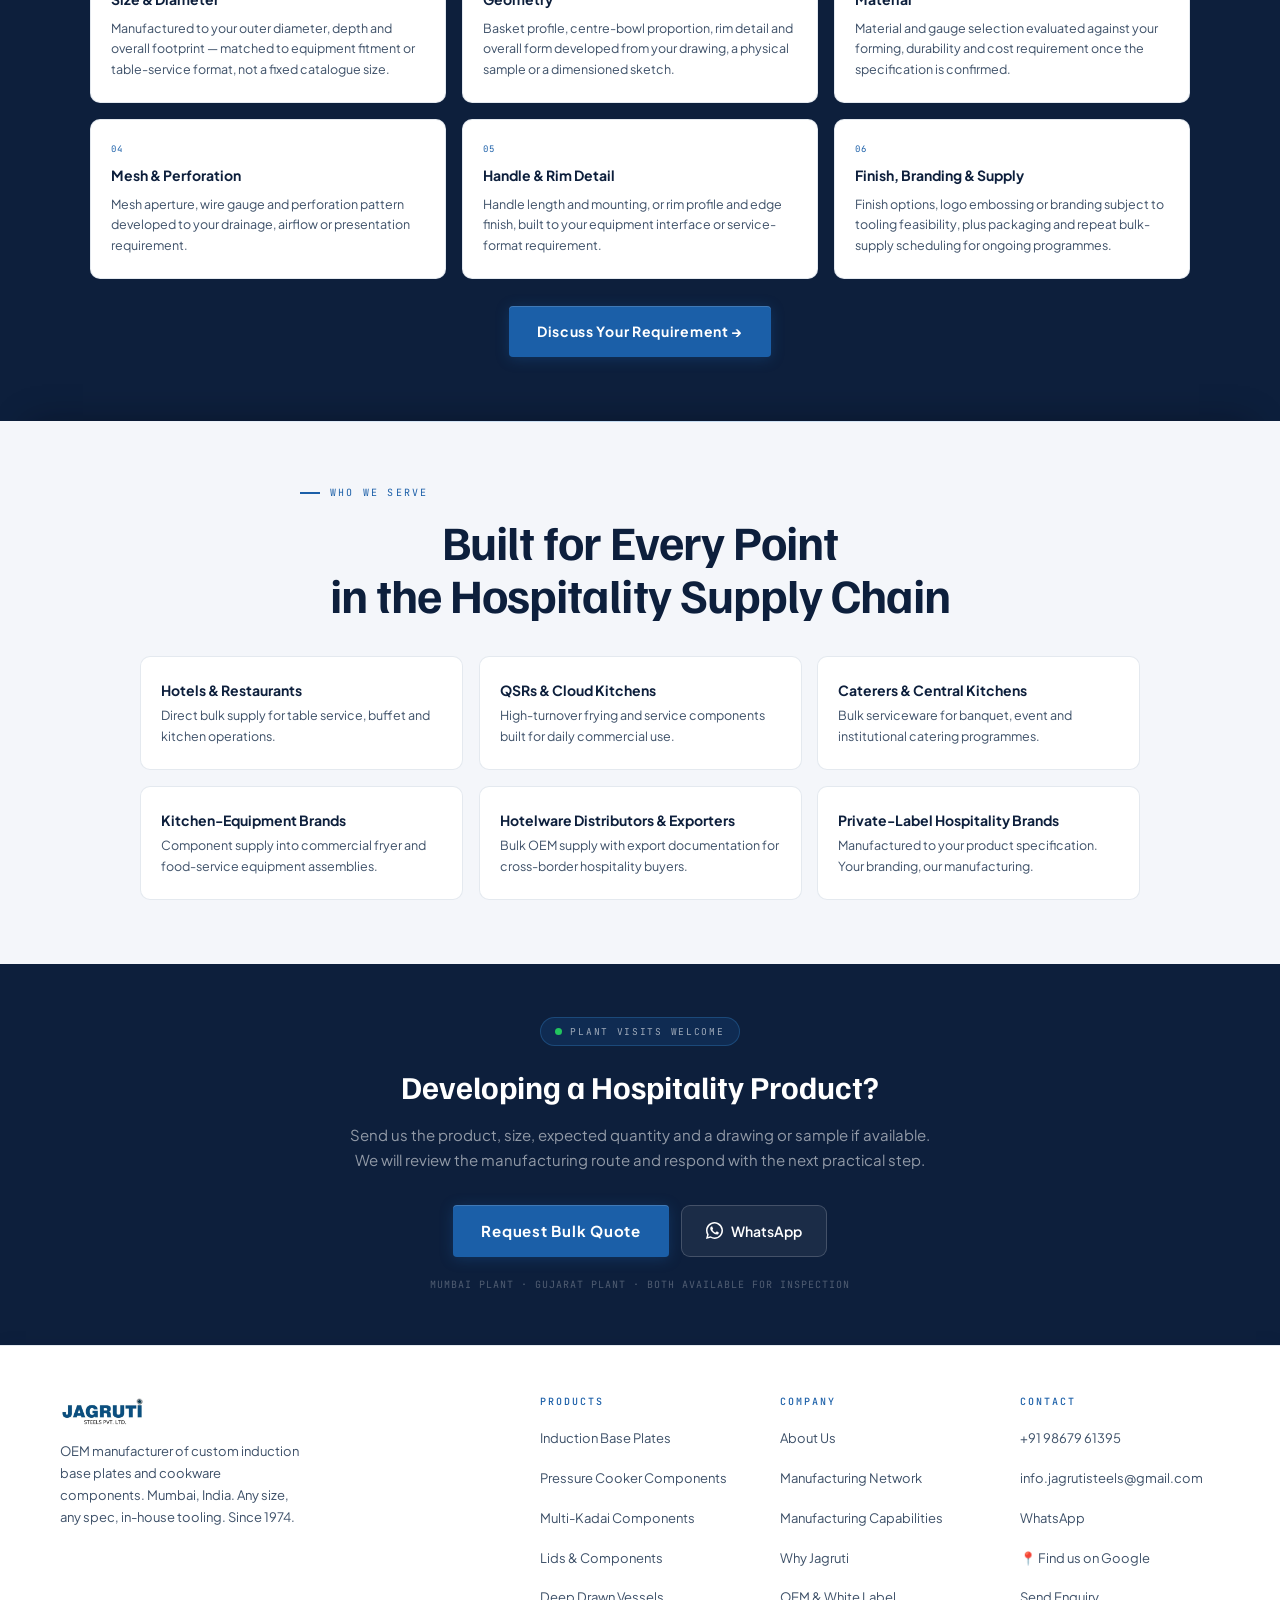
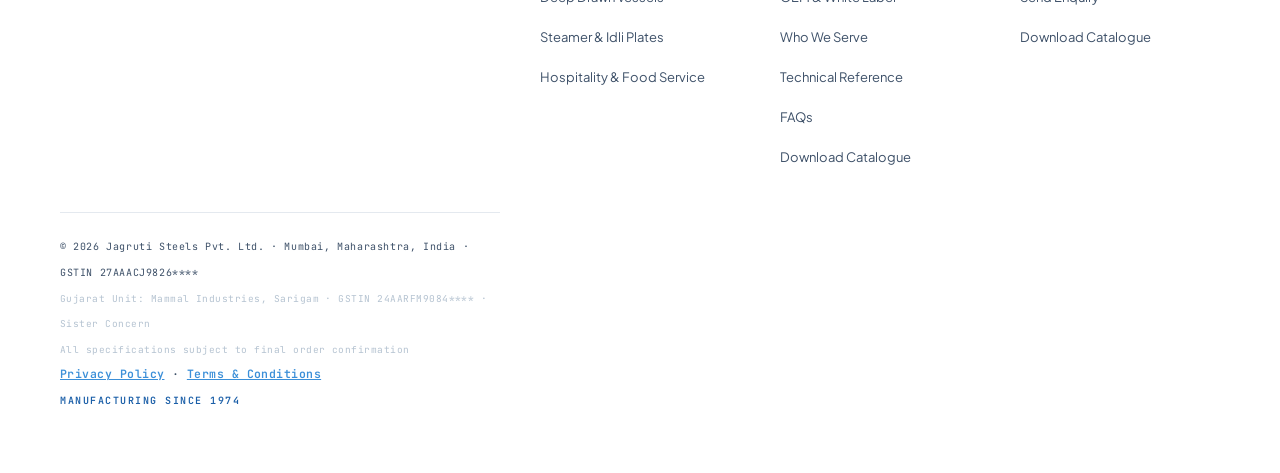
<file: hospitality-food-service.html>
<!DOCTYPE html>
<html lang="en-IN">
<head>
<meta charset="UTF-8"/>
<!-- Google tag (gtag.js) -->
<script async src="https://www.googletagmanager.com/gtag/js?id=G-GZV56V0ER3"></script>
<script>
  window.dataLayer = window.dataLayer || [];
  function gtag(){dataLayer.push(arguments);}
  gtag('js', new Date());
  gtag('config', 'G-GZV56V0ER3');
</script>
<link rel="icon" type="image/png" href="/images/icon-ce06fdbe95.png"/>
<link rel="apple-touch-icon" href="/images/icon-ce06fdbe95.png"/>
<meta name="viewport" content="width=device-width,initial-scale=1.0"/>
<title>Stainless Steel Hospitality Products Manufacturer India | Jagruti Steels</title>
<meta name="description" content="Custom stainless steel fryer baskets, serving platters and hospitality products for hotels, restaurants, equipment brands and bulk OEM buyers. Made in India by Jagruti Steels."/>
<meta name="keywords" content="stainless steel fryer basket manufacturer India, commercial fryer basket OEM, wire mesh fryer basket supplier, stainless steel snack platter manufacturer, centre dip serving platter OEM, hospitality stainless steel manufacturer Mumbai, hotelware manufacturer India, restaurant supply stainless steel OEM, food service equipment components India, bulk hospitality serviceware manufacturer"/>
<meta name="author" content="Jagruti Steels Pvt. Ltd."/>
<meta name="publisher" content="Jagruti Steels Pvt. Ltd."/>
<meta name="copyright" content="Jagruti Steels Pvt. Ltd."/>
<meta name="robots" content="index,follow,max-snippet:-1,max-image-preview:large,max-video-preview:-1"/>
<meta name="googlebot" content="index,follow"/>
<meta name="bingbot" content="index,follow"/>
<meta name="rating" content="general"/>
<meta name="referrer" content="strict-origin-when-cross-origin"/>
<meta name="theme-color" content="#0d1f3c"/>
<meta name="format-detection" content="telephone=yes"/>
<meta name="apple-mobile-web-app-capable" content="yes"/>
<meta name="mobile-web-app-capable" content="yes"/>
<meta name="apple-mobile-web-app-title" content="Jagruti Steels"/>
<meta name="application-name" content="Jagruti Steels"/>
<meta name="apple-mobile-web-app-status-bar-style" content="black-translucent"/>
<meta name="geo.region" content="IN-MH"/>
<meta name="geo.placename" content="Mumbai, Maharashtra, India"/>
<meta name="geo.position" content="19.0760;72.8777"/>
<meta name="ICBM" content="19.0760, 72.8777"/>
<meta property="og:type" content="website"/>
<meta property="og:url" content="https://www.jagrutisteels.com/hospitality-food-service.html"/>
<meta property="og:site_name" content="Jagruti Steels Pvt. Ltd."/>
<meta property="og:title" content="Stainless Steel Hospitality Products Manufacturer India | Jagruti Steels"/>
<meta property="og:description" content="Custom stainless steel fryer baskets, serving platters and hospitality products for hotels, restaurants, equipment brands and bulk OEM buyers. Made in India by Jagruti Steels."/>
<meta property="og:image" content="https://www.jagrutisteels.com/catalogue-og.svg"/>
<meta property="og:image:width" content="1200"/>
<meta property="og:image:height" content="630"/>
<meta property="og:image:type" content="image/svg+xml"/>
<meta property="og:image:alt" content="Jagruti Steels Pvt. Ltd. — Stainless Steel Hospitality Products Manufacturer, Mumbai since 1974"/>
<meta property="og:locale" content="en_IN"/>
<meta property="og:locale:alternate" content="en_US"/>
<meta name="twitter:card" content="summary_large_image"/>
<meta name="twitter:title" content="Stainless Steel Hospitality Products Manufacturer India | Jagruti Steels"/>
<meta name="twitter:description" content="Custom stainless steel fryer baskets, serving platters and hospitality products for hotels, restaurants, equipment brands and bulk OEM buyers."/>
<meta name="twitter:image" content="https://www.jagrutisteels.com/catalogue-og.svg"/>
<link rel="canonical" href="https://www.jagrutisteels.com/hospitality-food-service.html"/>
<link rel="alternate" hreflang="en-IN" href="https://www.jagrutisteels.com/hospitality-food-service.html"/>
<link rel="alternate" hreflang="en" href="https://www.jagrutisteels.com/hospitality-food-service.html"/>
<link rel="alternate" hreflang="x-default" href="https://www.jagrutisteels.com/hospitality-food-service.html"/>
<link rel="sitemap" type="application/xml" title="Sitemap" href="/sitemap.xml"/>
<script type="application/ld+json">{"@context":"https://schema.org","@type":"BreadcrumbList","itemListElement":[{"@type":"ListItem","position":1,"name":"Home","item":"https://www.jagrutisteels.com/"},{"@type":"ListItem","position":2,"name":"Hospitality & Food Service","item":"https://www.jagrutisteels.com/hospitality-food-service.html"}]}</script>
<script type="application/ld+json">{"@context":"https://schema.org","@type":"Service","name":"Stainless Steel Hospitality Product Manufacturing","provider":{"@id":"https://www.jagrutisteels.com/#organization"},"serviceType":"Precision metal stamping and deep draw forming for hospitality and food-service products","description":"OEM manufacturing of stainless steel serviceware and professional-kitchen components — fryer baskets, serving platters, bar trays, bread baskets, food covers and measuring bowls — built to buyer specification with in-house tooling.","areaServed":["India","European Union","Turkey","Vietnam","United Arab Emirates"],"url":"https://www.jagrutisteels.com/hospitality-food-service.html"}</script>
<script type="application/ld+json">{"@context":"https://schema.org","@type":"ItemList","name":"Jagruti Steels Hospitality & Food Service Products","description":"Stainless steel serviceware and professional-kitchen components manufactured by Jagruti Steels Pvt. Ltd.","itemListElement":[{"@type":"ListItem","position":1,"name":"Bar Trays","url":"https://www.jagrutisteels.com/hospitality-food-service.html#bar-trays"},{"@type":"ListItem","position":2,"name":"Bread Baskets","url":"https://www.jagrutisteels.com/hospitality-food-service.html#bread-baskets"},{"@type":"ListItem","position":3,"name":"Food Covers","url":"https://www.jagrutisteels.com/hospitality-food-service.html#food-covers"},{"@type":"ListItem","position":4,"name":"Measuring Bowls","url":"https://www.jagrutisteels.com/hospitality-food-service.html#measuring-bowls"},{"@type":"ListItem","position":5,"name":"Commercial Round Fryer Basket","url":"https://www.jagrutisteels.com/hospitality-food-service.html#fryer-basket"},{"@type":"ListItem","position":6,"name":"Stainless Steel Snack & Dip Platter","url":"https://www.jagrutisteels.com/hospitality-food-service.html#snack-dip-platter"}]}</script>
<link rel="preconnect" href="https://fonts.googleapis.com">
<link rel="preconnect" href="https://fonts.gstatic.com" crossorigin>
<link href="https://fonts.googleapis.com/css2?family=Plus+Jakarta+Sans:wght@300;400;500;600;700;800&family=Familjen+Grotesk:wght@400;500;600;700&family=JetBrains+Mono:wght@300;400;500&display=swap" rel="stylesheet">
<link rel="stylesheet" href="/styles.css">
<script src="/site-effects.js" defer></script>
</head>
<body>

<!-- NAV -->
<nav id="mainNav">
  <a href="/" class="nav-logo"><img src="/images/jagruti-steels-pvt-ltd-debd4e63f6.webp" alt="Jagruti Steels Pvt. Ltd."/></a>
  <ul class="nav-links">
    <li class="nav-dd">
      <a href="/#products" onclick="return false">Products <span class="nav-dd-arrow">▾</span></a>
      <div class="nav-drop">
        <a href="/#products">What We Make</a>
        <a href="/#induction">Induction Plates</a>
        <a href="/pressure-cooker-components-manufacturer.html">Pressure Cooker Components</a>
        <a href="/#multi-kadai-components">Multi-Kadai Components</a>
        <a href="/hospitality-food-service.html">Hospitality &amp; Food Service</a>
        <a href="/#applications">Applications</a>
      </div>
    </li>
    <li class="nav-dd">
      <a href="/#capabilities" onclick="return false">Capabilities <span class="nav-dd-arrow">▾</span></a>
      <div class="nav-drop">
        <a href="/#capabilities">Manufacturing Capabilities</a>
        <a href="/#process">How We Work</a>
      </div>
    </li>
    <li class="nav-dd">
      <a href="/#about" onclick="return false">Company <span class="nav-dd-arrow">▾</span></a>
      <div class="nav-drop">
        <a href="/#about">About Us</a>
        <a href="/#mfg-network">Manufacturing Network</a>
        <a href="/induction-base-plate-manufacturer-gujarat.html">Gujarat Manufacturing Unit</a>
        <a href="/#why">Why Jagruti</a>
        <a href="/#applications-proof">How We Are Used</a>
        <a href="/oem-white-label-manufacturing.html">OEM &amp; White Label</a>
        <a href="/#markets">Who We Serve</a>
        <a href="/ss430-material-specification.html">Technical Reference</a>
      </div>
    </li>
    <li><a href="/#catalogue">Catalogue</a></li>
    <li><a href="/faq.html">FAQs</a></li>
    <li><a href="/#contact">Contact</a></li>
  </ul>
  <a href="/#contact" class="nav-cta">Request Sample</a>
  <a href="/#contact" class="nav-mob-cta">Request Sample</a>
  <button class="ham" onclick="openNav()" aria-label="Menu">&#9776;</button>
</nav>

<!-- MOBILE NAV -->
<div class="mob-overlay" id="mobNav">
  <div class="mob-header">
    <img src="/images/jagruti-steels-pvt-ltd-debd4e63f6.webp" alt="Jagruti Steels Pvt. Ltd." style="height:32px"/>
    <button class="mob-close" onclick="closeNav()">&#10005;</button>
  </div>
  <div class="mob-links">
    <div class="mob-group">Products</div>
    <a href="/#products">What We Make</a>
    <a href="/#induction">Induction Plates</a>
    <a href="/pressure-cooker-components-manufacturer.html">Pressure Cooker Components</a>
    <a href="/#multi-kadai-components">Multi-Kadai Components</a>
    <a href="/hospitality-food-service.html">Hospitality &amp; Food Service</a>
    <a href="/#applications">Applications</a>
    <div class="mob-group">Capabilities</div>
    <a href="/#capabilities">Manufacturing Capabilities</a>
    <a href="/#process">How We Work</a>
    <div class="mob-group">Company</div>
    <a href="/#about">About Us</a>
    <a href="/#mfg-network">Manufacturing Network</a>
    <a href="/#why">Why Jagruti</a>
    <a href="/#applications-proof">How We Are Used</a>
    <a href="/oem-white-label-manufacturing.html">OEM &amp; White Label</a>
    <a href="/#markets">Who We Serve</a>
    <a href="/ss430-material-specification.html">Technical Reference</a>
    <div class="mob-group">More</div>
    <a href="/faq.html">FAQs</a>
    <a href="/#catalogue">Catalogue</a>
    <a href="/#contact">Contact Us</a>
  </div>
  <div class="mob-footer"><a href="/#contact">Request a Sample →</a></div>
</div>

<!-- PAGE HERO -->
<section class="sec" style="padding-top:132px">
  <div class="fade-up" style="max-width:820px">
    <div class="skicker">Hospitality &amp; Food Service</div>
    <h1 class="sh dark" style="margin-bottom:14px">Stainless Steel Products Built<br>for Professional Service.</h1>
    <p class="ssub dark">Custom-formed serviceware and professional-kitchen components for hotels, restaurants, caterers, food-service brands and private-label buyers. The same in-house tooling and OEM discipline that supplies India's leading cookware brands, built for your dining room and your kitchen line.</p>
    <div style="display:flex;gap:16px;flex-wrap:wrap;margin-top:24px">
      <a href="/#contact" class="btn-blue">Request a Bulk Quote →</a>
      <a href="/#contact" class="btn-outline" style="border-color:var(--blue);color:var(--blue)">Send Your Requirement →</a>
    </div>
  </div>
</section>

<!-- SIX-PRODUCT OVERVIEW GRID -->
<section class="sec" style="background:var(--navy);padding-top:0">
  <div class="fade-up" style="text-align:center;max-width:700px;margin:0 auto 36px;padding-top:56px">
    <div class="skicker" style="color:var(--blue-lt)">What We Manufacture</div>
    <h2 class="sh" style="color:var(--white)">Six Hospitality &amp; Food-Service Products.<br>One OEM Manufacturer.</h2>
    <p class="ssub" style="color:rgba(255,255,255,.5)">Every piece built in the same Mumbai and Gujarat facilities that supply India's leading cookware brands — custom dimensions, bulk OEM supply, direct from manufacturer.</p>
  </div>
  <div class="hosp-cards" style="display:grid;grid-template-columns:repeat(3,1fr);gap:3px;margin-bottom:3px">
    <div class="pcard fade-up" style="cursor:pointer" onclick="window.location.href='#bar-trays'">
      <div class="pcard-img-wrap"><img class="pcard-img" src="/images/stainless-steel-bar-trays-custom-oem-hospitality-ce7bc7ac57.webp" alt="Stainless steel bar trays — custom OEM hospitality" loading="lazy"/></div>
      <div class="pcard-body">
        <div class="pcard-n">01</div>
        <div class="pcard-name">Bar Trays</div>
        <div class="pcard-desc"><strong style="color:var(--white)">Inside:</strong> the tray a guest's drink sits on the moment they walk into your bar or lounge — often the first thing they touch. A precise rim and finish keep it presentable through hundreds of wash cycles a week.</div>
        <div class="pcard-tag">SS 304 · Custom size · Bulk OEM</div>
      </div>
      <div class="pcard-line"></div>
    </div>
    <div class="pcard fade-up" style="transition-delay:.08s;cursor:pointer" onclick="window.location.href='#bread-baskets'">
      <div class="pcard-img-wrap"><img class="pcard-img" src="/images/stainless-steel-bread-baskets-restaurant-and-hotel-supply-65829ad501.webp" alt="Stainless steel bread baskets — restaurant and hotel supply" loading="lazy"/></div>
      <div class="pcard-body">
        <div class="pcard-n">02</div>
        <div class="pcard-name">Bread Baskets</div>
        <div class="pcard-desc"><strong style="color:var(--white)">Inside:</strong> table bread service in hotels and restaurants — the basket that reaches the guest before the meal starts. Consistent perforation stops it warping under dishwasher heat, service after service.</div>
        <div class="pcard-tag">Deep Draw · Perforated · Stackable</div>
      </div>
      <div class="pcard-line"></div>
    </div>
    <div class="pcard fade-up" style="transition-delay:.14s;cursor:pointer" onclick="window.location.href='#food-covers'">
      <div class="pcard-img-wrap"><img class="pcard-img" src="/images/stainless-steel-food-covers-hotel-and-restaurant-dome-covers-8e1a799535.webp" alt="Stainless steel food covers — hotel and restaurant dome covers" loading="lazy"/></div>
      <div class="pcard-body">
        <div class="pcard-n">03</div>
        <div class="pcard-name">Food Covers</div>
        <div class="pcard-desc"><strong style="color:var(--white)">Inside:</strong> the dome keeping plated food warm and clean between kitchen and table in banquets and room service. A clean mirror finish and tight fit is what makes the plate presentation photograph well.</div>
        <div class="pcard-tag">Dome Stamped · Mirror Finish · Custom</div>
      </div>
      <div class="pcard-line"></div>
    </div>
    <div class="pcard fade-up" style="transition-delay:.2s;cursor:pointer" onclick="window.location.href='#measuring-bowls'">
      <div class="pcard-img-wrap"><img class="pcard-img" src="/images/stainless-steel-measuring-bowls-bakery-and-kitchen-supply-3d521cfabd.webp" alt="Stainless steel measuring bowls — bakery and kitchen supply" loading="lazy"/></div>
      <div class="pcard-body">
        <div class="pcard-n">04</div>
        <div class="pcard-name">Measuring Bowls</div>
        <div class="pcard-desc"><strong style="color:var(--white)">Inside:</strong> daily-use tools on a bakery or central-kitchen line, handled dozens of times a shift. Graduation markings have to stay legible and dimensionally accurate through years of scrubbing, not just look right on day one.</div>
        <div class="pcard-tag">Deep Draw · Embossed · Bakery Grade</div>
      </div>
      <div class="pcard-line"></div>
    </div>
    <div class="pcard fade-up" style="transition-delay:.26s">
      <div class="pcard-img-wrap"><img class="pcard-img" src="/images/commercial-round-fryer-basket-dark.webp" alt="Commercial round stainless steel fryer basket with long wire handle — Jagruti Steels" loading="lazy"/></div>
      <div class="pcard-body">
        <div class="pcard-n">05</div>
        <div class="pcard-name">Commercial Round Fryer Basket</div>
        <div class="pcard-desc"><strong style="color:var(--white)">Inside:</strong> QSR and cloud-kitchen frying stations, hotel kitchens and food-service equipment lines. Deep wire-mesh construction with a long loop handle for controlled lifting and draining, service after service.</div>
        <div class="pcard-tag">Wire Mesh · Long Handle · Custom Diameter · Bulk OEM</div>
      </div>
      <div class="pcard-line"></div>
    </div>
    <div class="pcard fade-up" style="transition-delay:.32s">
      <div class="pcard-img-wrap"><img class="pcard-img" src="/images/stainless-steel-snack-dip-platter-dark.webp" alt="Stainless steel snack and dip platter with integrated centre bowl — Jagruti Steels" loading="lazy"/></div>
      <div class="pcard-body">
        <div class="pcard-n">06</div>
        <div class="pcard-name">Stainless Steel Snack &amp; Dip Platter</div>
        <div class="pcard-desc"><strong style="color:var(--white)">Inside:</strong> buffet lines, banquets and lounge service — the platter that carries the snack and its dip as one coordinated piece, not two dishes a server has to juggle.</div>
        <div class="pcard-tag">Integrated Centre Bowl · Hospitality Service · Custom Size · Bulk OEM</div>
      </div>
      <div class="pcard-line"></div>
    </div>
  </div>
</section>

<!-- PRODUCT DETAIL: BAR TRAYS -->
<section class="sec" id="bar-trays">
  <div class="detail-grid" style="display:grid;grid-template-columns:1fr 1fr;gap:56px;align-items:center;max-width:1100px;margin:0 auto">
    <div class="fade-left">
      <div class="skicker">Bar &amp; Lounge Serviceware</div>
      <h2 class="sh dark" style="margin-bottom:14px">Bar Trays</h2>
      <p style="font-size:14px;color:var(--steel-dk);line-height:1.8;margin-bottom:20px">Precision-formed stainless steel trays for bars, lounges and beverage service — the surface a guest's drink sits on the moment it's set down. Built to your rim profile, size and finish, with a surface that holds up to hundreds of wash cycles a week.</p>

      <div style="margin-bottom:20px">
        <div style="font-family:var(--fm);font-size:10px;letter-spacing:.18em;text-transform:uppercase;color:var(--steel);margin-bottom:10px">Use Cases</div>
        <div style="display:flex;flex-wrap:wrap;gap:8px">
          <span style="font-size:12px;padding:6px 12px;background:var(--off);border:1px solid var(--border);border-radius:20px;color:var(--navy)">Bar &amp; lounge beverage service</span>
          <span style="font-size:12px;padding:6px 12px;background:var(--off);border:1px solid var(--border);border-radius:20px;color:var(--navy)">Hotel mini-bar &amp; room service</span>
          <span style="font-size:12px;padding:6px 12px;background:var(--off);border:1px solid var(--border);border-radius:20px;color:var(--navy)">Nightclub &amp; event bar service</span>
          <span style="font-size:12px;padding:6px 12px;background:var(--off);border:1px solid var(--border);border-radius:20px;color:var(--navy)">Café &amp; restaurant drink service</span>
          <span style="font-size:12px;padding:6px 12px;background:var(--off);border:1px solid var(--border);border-radius:20px;color:var(--navy)">Banquet &amp; catering beverage stations</span>
          <span style="font-size:12px;padding:6px 12px;background:var(--off);border:1px solid var(--border);border-radius:20px;color:var(--navy)">Private-label bar equipment</span>
        </div>
      </div>

      <div style="margin-bottom:20px">
        <div style="font-family:var(--fm);font-size:10px;letter-spacing:.18em;text-transform:uppercase;color:var(--steel);margin-bottom:10px">Target Buyers</div>
        <div style="display:flex;flex-direction:column;gap:6px">
          <div style="display:flex;align-items:center;gap:10px"><span style="width:6px;height:6px;background:var(--blue);border-radius:50%;flex-shrink:0"></span><span style="font-size:13px;color:var(--steel-dk)">Hotelware and restaurant-supply brands</span></div>
          <div style="display:flex;align-items:center;gap:10px"><span style="width:6px;height:6px;background:var(--blue);border-radius:50%;flex-shrink:0"></span><span style="font-size:13px;color:var(--steel-dk)">Hotels, bars, lounges and nightclubs</span></div>
          <div style="display:flex;align-items:center;gap:10px"><span style="width:6px;height:6px;background:var(--blue);border-radius:50%;flex-shrink:0"></span><span style="font-size:13px;color:var(--steel-dk)">Caterers and event-service suppliers</span></div>
          <div style="display:flex;align-items:center;gap:10px"><span style="width:6px;height:6px;background:var(--blue);border-radius:50%;flex-shrink:0"></span><span style="font-size:13px;color:var(--steel-dk)">Hospitality distributors and exporters</span></div>
          <div style="display:flex;align-items:center;gap:10px"><span style="width:6px;height:6px;background:var(--blue);border-radius:50%;flex-shrink:0"></span><span style="font-size:13px;color:var(--steel-dk)">Private-label tabletop and servingware brands</span></div>
        </div>
      </div>

      <p style="font-size:12.5px;color:var(--steel);line-height:1.75;background:var(--off);border:1px solid var(--border);border-radius:8px;padding:14px 16px;margin-bottom:22px">Custom outer dimension, rim profile, edge finish and branding or embossing can be developed against buyer drawings or an approved sample, subject to tooling and production feasibility.</p>

      <a href="/?product=Other+Hospitality+%2F+Food-Service+Product#contact" class="btn-blue" onclick="if(document.getElementById('contactSourceCta'))document.getElementById('contactSourceCta').value='Bar Trays Product Page'">Request This Product →</a>
    </div>
    <div class="fade-right">
      <div style="border-radius:10px;overflow:hidden;background:#000">
        <img src="/images/stainless-steel-bar-trays-custom-oem-hospitality-ce7bc7ac57.webp" alt="Stainless steel bar trays — custom OEM hospitality" loading="lazy" style="width:100%;aspect-ratio:1/1;object-fit:cover;display:block"/>
      </div>
    </div>
  </div>
</section>

<!-- PRODUCT DETAIL: BREAD BASKETS -->
<section class="sec" id="bread-baskets" style="background:var(--off)">
  <div class="detail-grid" style="display:grid;grid-template-columns:1fr 1fr;gap:56px;align-items:center;max-width:1100px;margin:0 auto">
    <div class="fade-left">
      <div style="border-radius:10px;overflow:hidden;background:#000">
        <img src="/images/stainless-steel-bread-baskets-restaurant-and-hotel-supply-65829ad501.webp" alt="Stainless steel bread baskets — restaurant and hotel supply" loading="lazy" style="width:100%;aspect-ratio:1/1;object-fit:cover;display:block"/>
      </div>
    </div>
    <div class="fade-right">
      <div class="skicker">Table Service Serviceware</div>
      <h2 class="sh dark" style="margin-bottom:14px">Bread Baskets</h2>
      <p style="font-size:14px;color:var(--steel-dk);line-height:1.8;margin-bottom:20px">Deep-drawn, perforated bread baskets for table service in hotels and restaurants — the basket that reaches the guest before the meal starts. Consistent perforation keeps it from warping under repeated dishwasher-heat cycles.</p>

      <div style="margin-bottom:20px">
        <div style="font-family:var(--fm);font-size:10px;letter-spacing:.18em;text-transform:uppercase;color:var(--steel);margin-bottom:10px">Use Cases</div>
        <div style="display:flex;flex-wrap:wrap;gap:8px">
          <span style="font-size:12px;padding:6px 12px;background:var(--white);border:1px solid var(--border);border-radius:20px;color:var(--navy)">Table bread service</span>
          <span style="font-size:12px;padding:6px 12px;background:var(--white);border:1px solid var(--border);border-radius:20px;color:var(--navy)">Hotel breakfast &amp; buffet service</span>
          <span style="font-size:12px;padding:6px 12px;background:var(--white);border:1px solid var(--border);border-radius:20px;color:var(--navy)">Bakery &amp; café display</span>
          <span style="font-size:12px;padding:6px 12px;background:var(--white);border:1px solid var(--border);border-radius:20px;color:var(--navy)">Banquet &amp; event bread service</span>
          <span style="font-size:12px;padding:6px 12px;background:var(--white);border:1px solid var(--border);border-radius:20px;color:var(--navy)">Room service &amp; in-suite dining</span>
          <span style="font-size:12px;padding:6px 12px;background:var(--white);border:1px solid var(--border);border-radius:20px;color:var(--navy)">Private-label hotelware programmes</span>
        </div>
      </div>

      <div style="margin-bottom:20px">
        <div style="font-family:var(--fm);font-size:10px;letter-spacing:.18em;text-transform:uppercase;color:var(--steel);margin-bottom:10px">Target Buyers</div>
        <div style="display:flex;flex-direction:column;gap:6px">
          <div style="display:flex;align-items:center;gap:10px"><span style="width:6px;height:6px;background:var(--blue);border-radius:50%;flex-shrink:0"></span><span style="font-size:13px;color:var(--steel-dk)">Hotelware and restaurant-supply brands</span></div>
          <div style="display:flex;align-items:center;gap:10px"><span style="width:6px;height:6px;background:var(--blue);border-radius:50%;flex-shrink:0"></span><span style="font-size:13px;color:var(--steel-dk)">Hotels, restaurants and cafés</span></div>
          <div style="display:flex;align-items:center;gap:10px"><span style="width:6px;height:6px;background:var(--blue);border-radius:50%;flex-shrink:0"></span><span style="font-size:13px;color:var(--steel-dk)">Caterers and buffet-service suppliers</span></div>
          <div style="display:flex;align-items:center;gap:10px"><span style="width:6px;height:6px;background:var(--blue);border-radius:50%;flex-shrink:0"></span><span style="font-size:13px;color:var(--steel-dk)">Bakery and food-service equipment brands</span></div>
          <div style="display:flex;align-items:center;gap:10px"><span style="width:6px;height:6px;background:var(--blue);border-radius:50%;flex-shrink:0"></span><span style="font-size:13px;color:var(--steel-dk)">Hospitality distributors and exporters</span></div>
        </div>
      </div>

      <p style="font-size:12.5px;color:var(--steel);line-height:1.75;background:var(--white);border:1px solid var(--border);border-radius:8px;padding:14px 16px;margin-bottom:22px">Custom diameter, depth, perforation pattern and finish can be developed against buyer drawings or a physical sample, subject to tooling and production feasibility.</p>

      <a href="/?product=Other+Hospitality+%2F+Food-Service+Product#contact" class="btn-blue" onclick="if(document.getElementById('contactSourceCta'))document.getElementById('contactSourceCta').value='Bread Baskets Product Page'">Request This Product →</a>
    </div>
  </div>
</section>

<!-- PRODUCT DETAIL: FOOD COVERS -->
<section class="sec" id="food-covers">
  <div class="detail-grid" style="display:grid;grid-template-columns:1fr 1fr;gap:56px;align-items:center;max-width:1100px;margin:0 auto">
    <div class="fade-left">
      <div class="skicker">Presentation Serviceware</div>
      <h2 class="sh dark" style="margin-bottom:14px">Food Covers</h2>
      <p style="font-size:14px;color:var(--steel-dk);line-height:1.8;margin-bottom:20px">Dome-stamped food covers that keep plated food warm and clean between kitchen and table — the detail that makes banquet and room-service presentation look considered, not rushed.</p>

      <div style="margin-bottom:20px">
        <div style="font-family:var(--fm);font-size:10px;letter-spacing:.18em;text-transform:uppercase;color:var(--steel);margin-bottom:10px">Use Cases</div>
        <div style="display:flex;flex-wrap:wrap;gap:8px">
          <span style="font-size:12px;padding:6px 12px;background:var(--off);border:1px solid var(--border);border-radius:20px;color:var(--navy)">Banquet &amp; event plate covers</span>
          <span style="font-size:12px;padding:6px 12px;background:var(--off);border:1px solid var(--border);border-radius:20px;color:var(--navy)">Room service &amp; in-suite dining</span>
          <span style="font-size:12px;padding:6px 12px;background:var(--off);border:1px solid var(--border);border-radius:20px;color:var(--navy)">Buffet &amp; catering presentation</span>
          <span style="font-size:12px;padding:6px 12px;background:var(--off);border:1px solid var(--border);border-radius:20px;color:var(--navy)">Hotel &amp; restaurant plate service</span>
          <span style="font-size:12px;padding:6px 12px;background:var(--off);border:1px solid var(--border);border-radius:20px;color:var(--navy)">Institutional food service</span>
          <span style="font-size:12px;padding:6px 12px;background:var(--off);border:1px solid var(--border);border-radius:20px;color:var(--navy)">Private-label hotelware programmes</span>
        </div>
      </div>

      <div style="margin-bottom:20px">
        <div style="font-family:var(--fm);font-size:10px;letter-spacing:.18em;text-transform:uppercase;color:var(--steel);margin-bottom:10px">Target Buyers</div>
        <div style="display:flex;flex-direction:column;gap:6px">
          <div style="display:flex;align-items:center;gap:10px"><span style="width:6px;height:6px;background:var(--blue);border-radius:50%;flex-shrink:0"></span><span style="font-size:13px;color:var(--steel-dk)">Hotelware and restaurant-supply brands</span></div>
          <div style="display:flex;align-items:center;gap:10px"><span style="width:6px;height:6px;background:var(--blue);border-radius:50%;flex-shrink:0"></span><span style="font-size:13px;color:var(--steel-dk)">Hotels, banquet halls and event venues</span></div>
          <div style="display:flex;align-items:center;gap:10px"><span style="width:6px;height:6px;background:var(--blue);border-radius:50%;flex-shrink:0"></span><span style="font-size:13px;color:var(--steel-dk)">Caterers and institutional food-service operators</span></div>
          <div style="display:flex;align-items:center;gap:10px"><span style="width:6px;height:6px;background:var(--blue);border-radius:50%;flex-shrink:0"></span><span style="font-size:13px;color:var(--steel-dk)">Hospitality distributors and exporters</span></div>
          <div style="display:flex;align-items:center;gap:10px"><span style="width:6px;height:6px;background:var(--blue);border-radius:50%;flex-shrink:0"></span><span style="font-size:13px;color:var(--steel-dk)">Private-label tabletop and servingware brands</span></div>
        </div>
      </div>

      <p style="font-size:12.5px;color:var(--steel);line-height:1.75;background:var(--off);border:1px solid var(--border);border-radius:8px;padding:14px 16px;margin-bottom:22px">Custom diameter, dome height, finish (mirror or satin) and branding can be evaluated against standard plate sizes or buyer specification, subject to manufacturing feasibility.</p>

      <a href="/?product=Other+Hospitality+%2F+Food-Service+Product#contact" class="btn-blue" onclick="if(document.getElementById('contactSourceCta'))document.getElementById('contactSourceCta').value='Food Covers Product Page'">Request This Product →</a>
    </div>
    <div class="fade-right">
      <div style="border-radius:10px;overflow:hidden;background:#000">
        <img src="/images/stainless-steel-food-covers-hotel-and-restaurant-dome-covers-8e1a799535.webp" alt="Stainless steel food covers — hotel and restaurant dome covers" loading="lazy" style="width:100%;aspect-ratio:1/1;object-fit:cover;display:block"/>
      </div>
    </div>
  </div>
</section>

<!-- PRODUCT DETAIL: MEASURING BOWLS -->
<section class="sec" id="measuring-bowls" style="background:var(--off)">
  <div class="detail-grid" style="display:grid;grid-template-columns:1fr 1fr;gap:56px;align-items:center;max-width:1100px;margin:0 auto">
    <div class="fade-left">
      <div style="border-radius:10px;overflow:hidden;background:#000">
        <img src="/images/stainless-steel-measuring-bowls-bakery-and-kitchen-supply-3d521cfabd.webp" alt="Stainless steel measuring bowls — bakery and kitchen supply" loading="lazy" style="width:100%;aspect-ratio:1/1;object-fit:cover;display:block"/>
      </div>
    </div>
    <div class="fade-right">
      <div class="skicker">Kitchen Serviceware</div>
      <h2 class="sh dark" style="margin-bottom:14px">Measuring Bowls</h2>
      <p style="font-size:14px;color:var(--steel-dk);line-height:1.8;margin-bottom:20px">Deep-drawn, embossed measuring bowls built for daily use on a bakery or central-kitchen line — where graduation markings have to stay legible and dimensionally accurate through years of scrubbing, not just look right on day one.</p>

      <div style="margin-bottom:20px">
        <div style="font-family:var(--fm);font-size:10px;letter-spacing:.18em;text-transform:uppercase;color:var(--steel);margin-bottom:10px">Use Cases</div>
        <div style="display:flex;flex-wrap:wrap;gap:8px">
          <span style="font-size:12px;padding:6px 12px;background:var(--white);border:1px solid var(--border);border-radius:20px;color:var(--navy)">Bakery production lines</span>
          <span style="font-size:12px;padding:6px 12px;background:var(--white);border:1px solid var(--border);border-radius:20px;color:var(--navy)">Central kitchen &amp; catering prep</span>
          <span style="font-size:12px;padding:6px 12px;background:var(--white);border:1px solid var(--border);border-radius:20px;color:var(--navy)">Professional kitchen supply</span>
          <span style="font-size:12px;padding:6px 12px;background:var(--white);border:1px solid var(--border);border-radius:20px;color:var(--navy)">Culinary school &amp; training kitchens</span>
          <span style="font-size:12px;padding:6px 12px;background:var(--white);border:1px solid var(--border);border-radius:20px;color:var(--navy)">Food manufacturing &amp; portioning</span>
          <span style="font-size:12px;padding:6px 12px;background:var(--white);border:1px solid var(--border);border-radius:20px;color:var(--navy)">Private-label kitchenware programmes</span>
        </div>
      </div>

      <div style="margin-bottom:20px">
        <div style="font-family:var(--fm);font-size:10px;letter-spacing:.18em;text-transform:uppercase;color:var(--steel);margin-bottom:10px">Target Buyers</div>
        <div style="display:flex;flex-direction:column;gap:6px">
          <div style="display:flex;align-items:center;gap:10px"><span style="width:6px;height:6px;background:var(--blue);border-radius:50%;flex-shrink:0"></span><span style="font-size:13px;color:var(--steel-dk)">Hotelware and professional-kitchen-supply brands</span></div>
          <div style="display:flex;align-items:center;gap:10px"><span style="width:6px;height:6px;background:var(--blue);border-radius:50%;flex-shrink:0"></span><span style="font-size:13px;color:var(--steel-dk)">Bakeries and central kitchens</span></div>
          <div style="display:flex;align-items:center;gap:10px"><span style="width:6px;height:6px;background:var(--blue);border-radius:50%;flex-shrink:0"></span><span style="font-size:13px;color:var(--steel-dk)">Caterers and institutional kitchens</span></div>
          <div style="display:flex;align-items:center;gap:10px"><span style="width:6px;height:6px;background:var(--blue);border-radius:50%;flex-shrink:0"></span><span style="font-size:13px;color:var(--steel-dk)">Kitchen-equipment distributors and exporters</span></div>
          <div style="display:flex;align-items:center;gap:10px"><span style="width:6px;height:6px;background:var(--blue);border-radius:50%;flex-shrink:0"></span><span style="font-size:13px;color:var(--steel-dk)">Private-label kitchenware brands</span></div>
        </div>
      </div>

      <p style="font-size:12.5px;color:var(--steel);line-height:1.75;background:var(--white);border:1px solid var(--border);border-radius:8px;padding:14px 16px;margin-bottom:22px">Custom capacity, graduation markings, rim profile and finish can be developed against buyer drawings or a physical sample, subject to tooling and production feasibility.</p>

      <a href="/?product=Other+Hospitality+%2F+Food-Service+Product#contact" class="btn-blue" onclick="if(document.getElementById('contactSourceCta'))document.getElementById('contactSourceCta').value='Measuring Bowls Product Page'">Request This Product →</a>
    </div>
  </div>
</section>

<!-- PRODUCT DETAIL: COMMERCIAL ROUND FRYER BASKET -->
<section class="sec" id="fryer-basket">
  <div class="detail-grid" style="display:grid;grid-template-columns:1fr 1fr;gap:56px;align-items:center;max-width:1100px;margin:0 auto">
    <div class="fade-left">
      <div class="skicker">New Product · Food-Service Equipment</div>
      <h2 class="sh dark" style="margin-bottom:14px">Commercial Round<br>Fryer Basket</h2>
      <p style="font-size:14px;color:var(--steel-dk);line-height:1.8;margin-bottom:20px">Designed for repeated commercial-kitchen use, this round wire-mesh fryer basket combines an open draining structure with a long loop handle for easier lifting and handling. It can be developed for food-service equipment brands, commercial kitchen suppliers and bulk hospitality programmes based on the required fryer format and buyer specification.</p>

      <div style="margin-bottom:20px">
        <div style="font-family:var(--fm);font-size:10px;letter-spacing:.18em;text-transform:uppercase;color:var(--steel);margin-bottom:10px">Use Cases</div>
        <div style="display:flex;flex-wrap:wrap;gap:8px">
          <span style="font-size:12px;padding:6px 12px;background:var(--off);border:1px solid var(--border);border-radius:20px;color:var(--navy)">French fries &amp; potato products</span>
          <span style="font-size:12px;padding:6px 12px;background:var(--off);border:1px solid var(--border);border-radius:20px;color:var(--navy)">Pakoras, bhajiyas &amp; Indian snacks</span>
          <span style="font-size:12px;padding:6px 12px;background:var(--off);border:1px solid var(--border);border-radius:20px;color:var(--navy)">Chicken, seafood &amp; fried items</span>
          <span style="font-size:12px;padding:6px 12px;background:var(--off);border:1px solid var(--border);border-radius:20px;color:var(--navy)">QSR &amp; cloud-kitchen frying stations</span>
          <span style="font-size:12px;padding:6px 12px;background:var(--off);border:1px solid var(--border);border-radius:20px;color:var(--navy)">Hotel, restaurant &amp; institutional kitchens</span>
          <span style="font-size:12px;padding:6px 12px;background:var(--off);border:1px solid var(--border);border-radius:20px;color:var(--navy)">Commercial fryer &amp; equipment assemblies</span>
        </div>
      </div>

      <div style="margin-bottom:20px">
        <div style="font-family:var(--fm);font-size:10px;letter-spacing:.18em;text-transform:uppercase;color:var(--steel);margin-bottom:10px">Target Buyers</div>
        <div style="display:flex;flex-direction:column;gap:6px">
          <div style="display:flex;align-items:center;gap:10px"><span style="width:6px;height:6px;background:var(--blue);border-radius:50%;flex-shrink:0"></span><span style="font-size:13px;color:var(--steel-dk)">Commercial kitchen-equipment manufacturers</span></div>
          <div style="display:flex;align-items:center;gap:10px"><span style="width:6px;height:6px;background:var(--blue);border-radius:50%;flex-shrink:0"></span><span style="font-size:13px;color:var(--steel-dk)">Hotelware and restaurant-supply brands</span></div>
          <div style="display:flex;align-items:center;gap:10px"><span style="width:6px;height:6px;background:var(--blue);border-radius:50%;flex-shrink:0"></span><span style="font-size:13px;color:var(--steel-dk)">QSR and cloud-kitchen procurement teams</span></div>
          <div style="display:flex;align-items:center;gap:10px"><span style="width:6px;height:6px;background:var(--blue);border-radius:50%;flex-shrink:0"></span><span style="font-size:13px;color:var(--steel-dk)">Caterers and central kitchens</span></div>
          <div style="display:flex;align-items:center;gap:10px"><span style="width:6px;height:6px;background:var(--blue);border-radius:50%;flex-shrink:0"></span><span style="font-size:13px;color:var(--steel-dk)">Exporters, distributors and private-label buyers</span></div>
        </div>
      </div>

      <p style="font-size:12.5px;color:var(--steel);line-height:1.75;background:var(--off);border:1px solid var(--border);border-radius:8px;padding:14px 16px;margin-bottom:22px">Custom diameter, basket depth, mesh specification, wire gauge, handle length, support detail and finish can be discussed against buyer drawings, equipment fitment or an approved sample, subject to tooling and production feasibility.</p>

      <a href="/?product=Commercial+Round+Fryer+Basket#contact" class="btn-blue" onclick="if(document.getElementById('contactSourceCta'))document.getElementById('contactSourceCta').value='Fryer Basket Product Page'">Request This Product →</a>
    </div>
    <div class="fade-right">
      <div style="border-radius:10px;overflow:hidden;background:#000">
        <img src="/images/commercial-round-fryer-basket-dark.webp" alt="Commercial round stainless steel fryer basket with long wire handle — Jagruti Steels" loading="lazy" style="width:100%;aspect-ratio:1/1;object-fit:cover;display:block"/>
      </div>
      <div style="border-radius:10px;overflow:hidden;background:#fff;margin-top:12px">
        <img src="/images/commercial-round-fryer-basket-light.webp" alt="Top view of round wire-mesh deep fryer basket for professional kitchens" loading="lazy" style="width:100%;aspect-ratio:1/1;object-fit:cover;display:block"/>
      </div>
    </div>
  </div>
</section>

<!-- PRODUCT DETAIL: SNACK & DIP PLATTER -->
<section class="sec" id="snack-dip-platter" style="background:var(--off)">
  <div class="detail-grid" style="display:grid;grid-template-columns:1fr 1fr;gap:56px;align-items:center;max-width:1100px;margin:0 auto">
    <div class="fade-left">
      <div style="border-radius:10px;overflow:hidden;background:#fff">
        <img src="/images/stainless-steel-snack-dip-platter-light.webp" alt="Circular stainless steel centre-dip serving platter for hotels and restaurants" loading="lazy" style="width:100%;aspect-ratio:1/1;object-fit:cover;display:block"/>
      </div>
      <div style="border-radius:10px;overflow:hidden;background:#000;margin-top:12px">
        <img src="/images/stainless-steel-snack-dip-platter-dark.webp" alt="Stainless steel snack and dip platter with integrated centre bowl — Jagruti Steels" loading="lazy" style="width:100%;aspect-ratio:1/1;object-fit:cover;display:block"/>
      </div>
    </div>
    <div class="fade-right">
      <div class="skicker">New Product · Hospitality Serviceware</div>
      <h2 class="sh dark" style="margin-bottom:14px">Stainless Steel<br>Snack &amp; Dip Platter</h2>
      <p style="font-size:14px;color:var(--steel-dk);line-height:1.8;margin-bottom:20px">A clean, circular hospitality serving format that combines a broad snack area with an integrated centre bowl. The design is suited to table service, buffet presentation, catering and private-label hotelware programmes where the food and accompanying dip or condiment need to be served together.</p>

      <div style="margin-bottom:20px">
        <div style="font-family:var(--fm);font-size:10px;letter-spacing:.18em;text-transform:uppercase;color:var(--steel);margin-bottom:10px">Use Cases</div>
        <div style="display:flex;flex-wrap:wrap;gap:8px">
          <span style="font-size:12px;padding:6px 12px;background:var(--white);border:1px solid var(--border);border-radius:20px;color:var(--navy)">Chips and dip</span>
          <span style="font-size:12px;padding:6px 12px;background:var(--white);border:1px solid var(--border);border-radius:20px;color:var(--navy)">Nachos and salsa</span>
          <span style="font-size:12px;padding:6px 12px;background:var(--white);border:1px solid var(--border);border-radius:20px;color:var(--navy)">Crudites and dressing</span>
          <span style="font-size:12px;padding:6px 12px;background:var(--white);border:1px solid var(--border);border-radius:20px;color:var(--navy)">Finger foods with sauces</span>
          <span style="font-size:12px;padding:6px 12px;background:var(--white);border:1px solid var(--border);border-radius:20px;color:var(--navy)">Snack assortments and condiments</span>
          <span style="font-size:12px;padding:6px 12px;background:var(--white);border:1px solid var(--border);border-radius:20px;color:var(--navy)">Buffet, banquet, lounge &amp; catering service</span>
        </div>
      </div>

      <div style="margin-bottom:20px">
        <div style="font-family:var(--fm);font-size:10px;letter-spacing:.18em;text-transform:uppercase;color:var(--steel);margin-bottom:10px">Target Buyers</div>
        <div style="display:flex;flex-direction:column;gap:6px">
          <div style="display:flex;align-items:center;gap:10px"><span style="width:6px;height:6px;background:var(--blue);border-radius:50%;flex-shrink:0"></span><span style="font-size:13px;color:var(--steel-dk)">Hotelware and restaurant-supply brands</span></div>
          <div style="display:flex;align-items:center;gap:10px"><span style="width:6px;height:6px;background:var(--blue);border-radius:50%;flex-shrink:0"></span><span style="font-size:13px;color:var(--steel-dk)">Hotels, cafés, lounges and banquet operators</span></div>
          <div style="display:flex;align-items:center;gap:10px"><span style="width:6px;height:6px;background:var(--blue);border-radius:50%;flex-shrink:0"></span><span style="font-size:13px;color:var(--steel-dk)">Caterers and buffet-service suppliers</span></div>
          <div style="display:flex;align-items:center;gap:10px"><span style="width:6px;height:6px;background:var(--blue);border-radius:50%;flex-shrink:0"></span><span style="font-size:13px;color:var(--steel-dk)">Hospitality distributors and exporters</span></div>
          <div style="display:flex;align-items:center;gap:10px"><span style="width:6px;height:6px;background:var(--blue);border-radius:50%;flex-shrink:0"></span><span style="font-size:13px;color:var(--steel-dk)">Private-label tabletop and servingware brands</span></div>
        </div>
      </div>

      <p style="font-size:12.5px;color:var(--steel);line-height:1.75;background:var(--white);border:1px solid var(--border);border-radius:8px;padding:14px 16px;margin-bottom:22px">Custom outer diameter, centre-bowl proportion, platter depth, rim profile, finish and branding or embossing requirements can be evaluated against buyer specifications, subject to manufacturing feasibility.</p>

      <a href="/?product=Stainless+Steel+Snack+%26+Dip+Platter#contact" class="btn-blue" onclick="if(document.getElementById('contactSourceCta'))document.getElementById('contactSourceCta').value='Snack Platter Product Page'">Request This Product →</a>
    </div>
  </div>
</section>

<!-- OEM CUSTOMISATION BLOCK -->
<section class="sec" style="background:var(--navy)">
  <div class="fade-up" style="text-align:center;max-width:700px;margin:0 auto 36px">
    <div class="skicker" style="color:var(--blue-lt)">OEM Customisation</div>
    <h2 class="sh" style="color:var(--white)">Your Format. Your Dimensions.<br>Our Manufacturing.</h2>
    <p class="ssub" style="color:rgba(255,255,255,.5)">Share a drawing, equipment fitment, physical sample or target dimensions. We evaluate the material, tooling, forming and finishing route, prepare an approval sample and then move to repeat bulk production.</p>
  </div>
  <div class="oem-caps fade-up">
    <div class="oem-cap"><div class="oem-cap-n">01</div><div class="oem-cap-title">Size &amp; Diameter</div><div class="oem-cap-body">Manufactured to your outer diameter, depth and overall footprint — matched to equipment fitment or table-service format, not a fixed catalogue size.</div></div>
    <div class="oem-cap"><div class="oem-cap-n">02</div><div class="oem-cap-title">Geometry</div><div class="oem-cap-body">Basket profile, centre-bowl proportion, rim detail and overall form developed from your drawing, a physical sample or a dimensioned sketch.</div></div>
    <div class="oem-cap"><div class="oem-cap-n">03</div><div class="oem-cap-title">Material</div><div class="oem-cap-body">Material and gauge selection evaluated against your forming, durability and cost requirement once the specification is confirmed.</div></div>
    <div class="oem-cap"><div class="oem-cap-n">04</div><div class="oem-cap-title">Mesh &amp; Perforation</div><div class="oem-cap-body">Mesh aperture, wire gauge and perforation pattern developed to your drainage, airflow or presentation requirement.</div></div>
    <div class="oem-cap"><div class="oem-cap-n">05</div><div class="oem-cap-title">Handle &amp; Rim Detail</div><div class="oem-cap-body">Handle length and mounting, or rim profile and edge finish, built to your equipment interface or service-format requirement.</div></div>
    <div class="oem-cap"><div class="oem-cap-n">06</div><div class="oem-cap-title">Finish, Branding &amp; Supply</div><div class="oem-cap-body">Finish options, logo embossing or branding subject to tooling feasibility, plus packaging and repeat bulk-supply scheduling for ongoing programmes.</div></div>
  </div>
  <div class="fade-up" style="text-align:center">
    <a href="/#contact" class="btn-blue" onclick="if(document.getElementById('contactSourceCta'))document.getElementById('contactSourceCta').value='Discuss Hospitality OEM'">Discuss Your Requirement →</a>
  </div>
</section>

<!-- BUYER / USE-CASE BLOCK -->
<section class="sec" style="background:var(--off)">
  <div class="fade-up" style="text-align:center;max-width:680px;margin:0 auto 36px">
    <div class="skicker">Who We Serve</div>
    <h2 class="sh dark">Built for Every Point<br>in the Hospitality Supply Chain</h2>
  </div>
  <div style="display:grid;grid-template-columns:repeat(3,1fr);gap:16px;max-width:1000px;margin:0 auto" class="oem-caps">
    <div class="oem-cap"><div class="oem-cap-title" style="margin-bottom:4px">Hotels &amp; Restaurants</div><div class="oem-cap-body">Direct bulk supply for table service, buffet and kitchen operations.</div></div>
    <div class="oem-cap"><div class="oem-cap-title" style="margin-bottom:4px">QSRs &amp; Cloud Kitchens</div><div class="oem-cap-body">High-turnover frying and service components built for daily commercial use.</div></div>
    <div class="oem-cap"><div class="oem-cap-title" style="margin-bottom:4px">Caterers &amp; Central Kitchens</div><div class="oem-cap-body">Bulk serviceware for banquet, event and institutional catering programmes.</div></div>
    <div class="oem-cap"><div class="oem-cap-title" style="margin-bottom:4px">Kitchen-Equipment Brands</div><div class="oem-cap-body">Component supply into commercial fryer and food-service equipment assemblies.</div></div>
    <div class="oem-cap"><div class="oem-cap-title" style="margin-bottom:4px">Hotelware Distributors &amp; Exporters</div><div class="oem-cap-body">Bulk OEM supply with export documentation for cross-border hospitality buyers.</div></div>
    <div class="oem-cap"><div class="oem-cap-title" style="margin-bottom:4px">Private-Label Hospitality Brands</div><div class="oem-cap-body">Manufactured to your product specification. Your branding, our manufacturing.</div></div>
  </div>
</section>

<!-- FACILITY VISIT CTA -->
<section id="factory-visit" style="background:var(--navy);padding:52px 60px;text-align:center" class="facility-visit-sec">
  <div class="fade-up" style="max-width:600px;margin:0 auto">
    <div style="display:inline-flex;align-items:center;gap:8px;margin-bottom:20px;padding:6px 14px;border-radius:20px;background:rgba(27,95,168,.2);border:1px solid rgba(59,143,216,.3)">
      <div style="width:7px;height:7px;border-radius:50%;background:#22c55e;flex-shrink:0"></div>
      <span style="font-family:var(--fm);font-size:9.5px;letter-spacing:.18em;text-transform:uppercase;color:rgba(255,255,255,.6)">Plant visits welcome</span>
    </div>
    <h2 style="font-family:var(--fh);font-size:32px;font-weight:700;color:var(--white);line-height:1.25;margin-bottom:16px">Developing a Hospitality Product?</h2>
    <p style="font-size:15px;color:rgba(255,255,255,.55);line-height:1.7;margin-bottom:32px">Send us the product, size, expected quantity and a drawing or sample if available. We will review the manufacturing route and respond with the next practical step.</p>
    <div class="facility-visit-btns" style="display:flex;gap:12px;justify-content:center;flex-wrap:wrap">
      <a href="/#contact" class="btn-blue" style="padding:14px 28px;font-size:15px" onclick="if(document.getElementById('contactSourceCta'))document.getElementById('contactSourceCta').value='Request Bulk Quote'">Request Bulk Quote</a>
      <a href="https://wa.me/919867961395?text=Hi%2C%20I%27d%20like%20to%20discuss%20a%20hospitality%20product%20requirement." target="_blank" rel="noopener" style="display:inline-flex;align-items:center;gap:8px;padding:14px 24px;background:rgba(255,255,255,.06);border:1.5px solid rgba(255,255,255,.18);color:var(--white);border-radius:9px;font-weight:600;font-size:14px;transition:all .2s;text-decoration:none">
        <svg width="17" height="17" viewBox="0 0 24 24" fill="currentColor"><path d="M17.472 14.382c-.297-.149-1.758-.867-2.03-.967-.273-.099-.471-.148-.67.15-.197.297-.767.966-.94 1.164-.173.199-.347.223-.644.075-.297-.15-1.255-.463-2.39-1.475-.883-.788-1.48-1.761-1.653-2.059-.173-.297-.018-.458.13-.606.134-.133.298-.347.446-.52.149-.174.198-.298.298-.497.099-.198.05-.371-.025-.52-.075-.149-.669-1.612-.916-2.207-.242-.579-.487-.5-.669-.51-.173-.008-.371-.01-.57-.01-.198 0-.52.074-.792.372-.272.297-1.04 1.016-1.04 2.479 0 1.462 1.065 2.875 1.213 3.074.149.198 2.096 3.2 5.077 4.487.709.306 1.262.489 1.694.625.712.227 1.36.195 1.871.118.571-.085 1.758-.719 2.006-1.413.248-.694.248-1.289.173-1.413-.074-.124-.272-.198-.57-.347z"/><path d="M12 0C5.373 0 0 5.373 0 12c0 2.126.55 4.122 1.512 5.856L0 24l6.348-1.664A11.936 11.936 0 0 0 12 24c6.627 0 12-5.373 12-12S18.627 0 12 0zm0 21.818a9.818 9.818 0 0 1-5.014-1.373l-.358-.214-3.74.981.998-3.646-.236-.375A9.818 9.818 0 1 1 12 21.818z"/></svg>
        WhatsApp
      </a>
    </div>
    <p style="margin-top:20px;font-family:var(--fm);font-size:10px;color:rgba(255,255,255,.28);letter-spacing:.1em">MUMBAI PLANT · GUJARAT PLANT · BOTH AVAILABLE FOR INSPECTION</p>
  </div>
</section>

<!-- FOOTER -->
<footer>
  <div class="footer-top">
    <div>
      <div class="footer-logo"><img src="/images/jagruti-steels-pvt-ltd-debd4e63f6.webp" alt="Jagruti Steels Pvt. Ltd."/></div>
      <p class="footer-desc">OEM manufacturer of custom induction base plates and cookware components. Mumbai, India. Any size, any spec, in-house tooling. Since 1974.</p>
    </div>
    <div>
      <div class="fc-title">Products</div>
      <ul class="fc-links">
        <li><a href="/#induction">Induction Base Plates</a></li>
        <li><a href="/pressure-cooker-components-manufacturer.html">Pressure Cooker Components</a></li>
        <li><a href="/#multi-kadai-components">Multi-Kadai Components</a></li>
        <li><a href="/#products">Lids &amp; Components</a></li>
        <li><a href="/#products">Deep Drawn Vessels</a></li>
        <li><a href="/#products">Steamer &amp; Idli Plates</a></li>
        <li><a href="/hospitality-food-service.html">Hospitality &amp; Food Service</a></li>
      </ul>
    </div>
    <div>
      <div class="fc-title">Company</div>
      <ul class="fc-links">
        <li><a href="/#about">About Us</a></li>
        <li><a href="/#mfg-network">Manufacturing Network</a></li>
        <li><a href="/#capabilities">Manufacturing Capabilities</a></li>
        <li><a href="/#why">Why Jagruti</a></li>
        <li><a href="/oem-white-label-manufacturing.html">OEM &amp; White Label</a></li>
        <li><a href="/#markets">Who We Serve</a></li>
        <li><a href="/ss430-material-specification.html">Technical Reference</a></li>
        <li><a href="/faq.html">FAQs</a></li>
        <li><a href="/#catalogue">Download Catalogue</a></li>
      </ul>
    </div>
    <div>
      <div class="fc-title">Contact</div>
      <ul class="fc-links">
        <li><a href="tel:+919867961395">+91 98679 61395</a></li>
        <li><a href="mailto:info.jagrutisteels&#64;gmail.com">info.jagrutisteels&#64;gmail.com</a></li>
        <li><a href="https://wa.me/919867961395" target="_blank">WhatsApp</a></li>
        <li><a href="https://share.google/bu9HMhydqlmTl7jRD" target="_blank" rel="noopener">📍 Find us on Google</a></li>
        <li><a href="/#contact">Send Enquiry</a></li>
        <li><a href="/#catalogue">Download Catalogue</a></li>
      </ul>
  </div>
  <div class="footer-bottom">
    <div>
      <span class="footer-copy">© 2026 Jagruti Steels Pvt. Ltd. · Mumbai, Maharashtra, India · GSTIN 27AAACJ9826****</span><br>
      <span style="font-family:var(--fm);font-size:9.5px;color:rgba(107,135,164,.5);letter-spacing:.05em">Gujarat Unit: Mammal Industries, Sarigam · GSTIN 24AARFM9084**** · Sister Concern</span><br>
      <span style="font-family:var(--fm);font-size:9.5px;color:rgba(107,135,164,.5);letter-spacing:.05em">All specifications subject to final order confirmation</span><br>
      <span style="font-family:var(--fm);font-size:11.5px;color:var(--steel-dk);letter-spacing:.04em;margin-top:4px;display:inline-block"><a href="/privacy-policy.html" style="color:var(--blue-lt);text-decoration:underline;font-weight:600">Privacy Policy</a> · <a href="/terms-and-conditions.html" style="color:var(--blue-lt);text-decoration:underline;font-weight:600">Terms &amp; Conditions</a></span>
    </div>
    <span class="footer-since">Manufacturing Since 1974</span>
  </div>
</footer>

<!-- MOBILE STICKY CTA -->
<div class="msticky" id="mstickyBar">
  <a href="https://wa.me/919867961395?text=Hi+Jagruti+Steels%2C+I+need+help+with+a+hospitality+product+requirement." target="_blank" rel="noopener" class="msticky-wa" aria-label="WhatsApp Jagruti" onclick="if(typeof gtag!=='undefined')gtag('event','mobile_sticky_wa_click',{event_category:'lead'})"><svg width="20" height="20" viewBox="0 0 24 24" fill="#16a34a"><path d="M17.6 6.32A8.86 8.86 0 0 0 12.05 4C7.44 4 3.7 7.7 3.7 12.28a8.15 8.15 0 0 0 1.15 4.2L3.5 20.5l4.15-1.3a8.9 8.9 0 0 0 4.38 1.14h.01c4.61 0 8.35-3.7 8.35-8.27a8.15 8.15 0 0 0-2.79-5.75Zm-5.55 12.7h-.01a7.4 7.4 0 0 1-3.76-1.02l-.27-.16-2.8.87.9-2.7-.18-.28a6.74 6.74 0 0 1-1.06-3.65c0-3.75 3.08-6.8 6.87-6.8a6.9 6.9 0 0 1 4.86 1.98 6.7 6.7 0 0 1 2.01 4.75c0 3.75-3.08 6.8-6.86 6.8Zm3.77-5.1c-.2-.1-1.19-.58-1.38-.64-.18-.07-.32-.1-.45.1-.13.2-.51.65-.63.78-.11.13-.23.15-.43.05-.2-.1-.86-.31-1.63-1-.6-.53-1.01-1.18-1.13-1.38-.12-.2-.01-.3.09-.4.09-.1.2-.24.3-.36.1-.12.13-.2.2-.34.07-.13.03-.25-.02-.35-.05-.1-.45-1.08-.62-1.48-.16-.39-.33-.33-.45-.34l-.38-.01c-.13 0-.35.05-.53.25-.18.2-.7.68-.7 1.65 0 .97.72 1.9.82 2.03.1.13 1.4 2.14 3.4 3 .48.2.85.33 1.14.42.48.15.91.13 1.26.08.38-.06 1.19-.49 1.36-.96.17-.47.17-.87.12-.96-.05-.09-.18-.14-.38-.24Z"/></svg></a>
  <a href="/#contact" class="msticky-cta" onclick="if(typeof gtag!=='undefined')gtag('event','mobile_sticky_cta_click',{event_category:'lead'})">Request a Sample →</a>
</div>


<script>
window.addEventListener('scroll', function() {
  document.getElementById('mainNav').classList.toggle('scrolled', window.scrollY > 20);
  var msticky = document.getElementById('mstickyBar');
  if (msticky) {
    msticky.classList.toggle('visible', window.scrollY > 500);
  }
}, {passive:true});

// Scroll reveal
var revealObs = new IntersectionObserver(function(entries){
  entries.forEach(function(e){
    if (!e.isIntersecting) return;
    e.target.classList.add('visible');
    revealObs.unobserve(e.target);
  });
}, {threshold: 0.1});
document.querySelectorAll('.fade-up,.fade-left,.fade-right').forEach(function(el){ revealObs.observe(el); });
function openNav() {
  document.getElementById('mobNav').classList.add('open');
  document.body.style.overflow = 'hidden';
}
function closeNav() {
  document.getElementById('mobNav').classList.remove('open');
  document.body.style.overflow = '';
}
document.querySelectorAll('.mob-links a').forEach(function(a){
  a.addEventListener('click', closeNav);
});
</script>
</body>
</html>
</file>
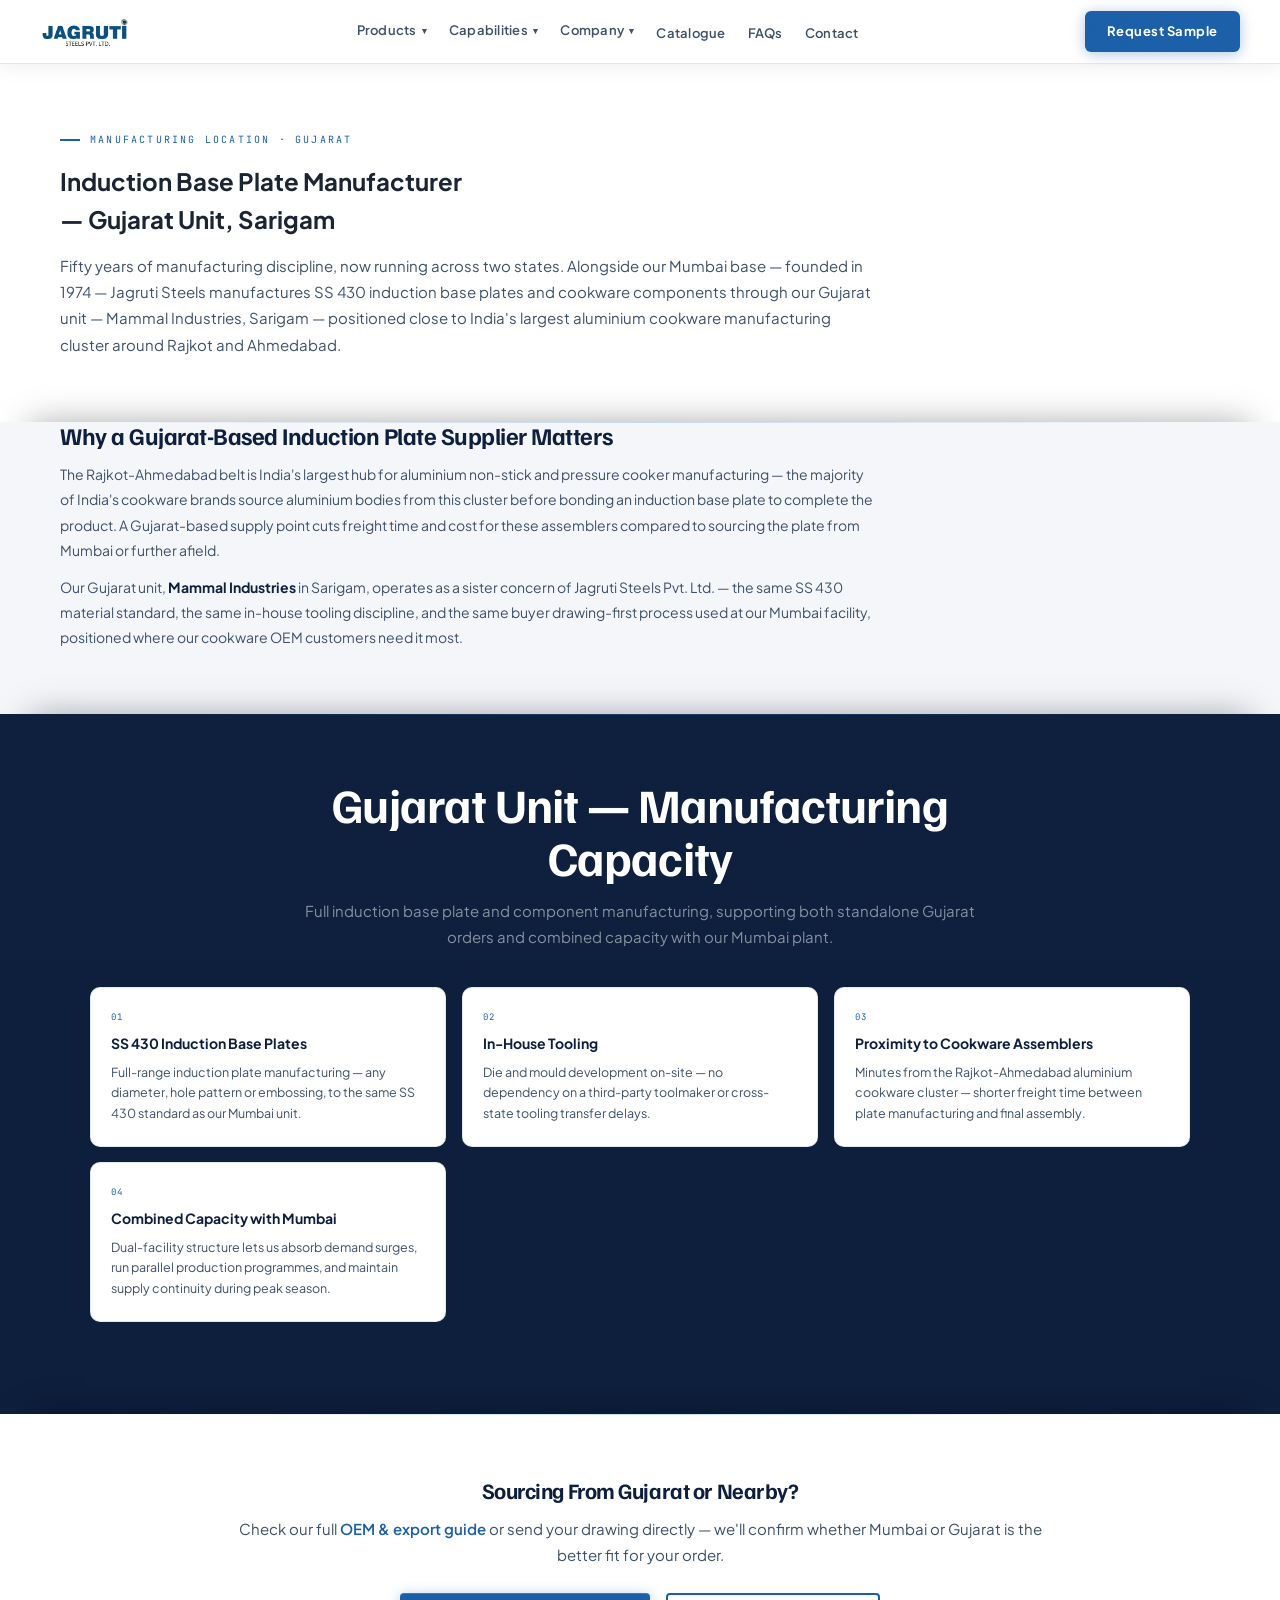
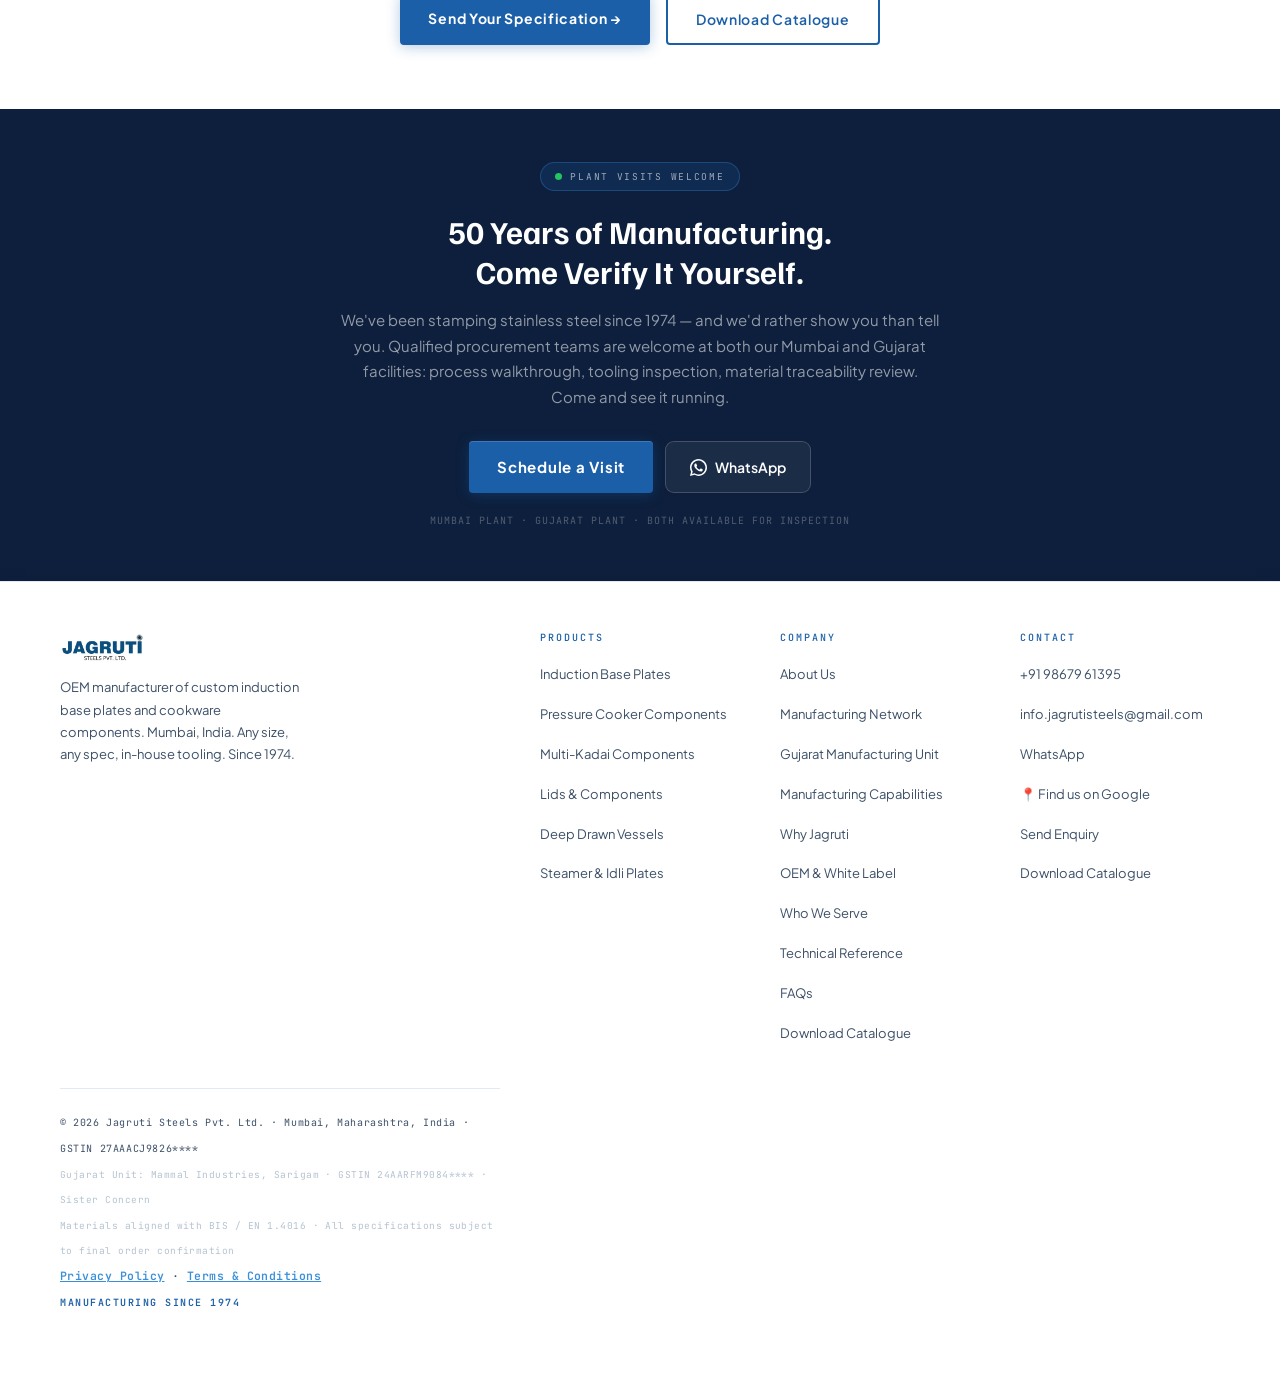
<file: induction-base-plate-manufacturer-gujarat.html>
<!DOCTYPE html>
<html lang="en-IN">
<head>
<meta charset="UTF-8"/>
<!-- Google tag (gtag.js) -->
<script async src="https://www.googletagmanager.com/gtag/js?id=G-GZV56V0ER3"></script>
<script>
  window.dataLayer = window.dataLayer || [];
  function gtag(){dataLayer.push(arguments);}
  gtag('js', new Date());
  gtag('config', 'G-GZV56V0ER3');
</script>
<link rel="icon" type="image/png" href="/images/icon-ce06fdbe95.png"/>
<link rel="apple-touch-icon" href="/images/icon-ce06fdbe95.png"/>
<meta name="viewport" content="width=device-width,initial-scale=1.0"/>
<title>Induction Base Plate Manufacturer, Gujarat | Jagruti Steels</title>
<meta name="description" content="SS 430 induction base plates manufactured at our Gujarat unit near the Rajkot-Ahmedabad cookware cluster — in-house tooling, dual-facility capacity."/>
<meta name="keywords" content="induction base plate manufacturer Gujarat, stainless steel component manufacturer Sarigam, cookware OEM Gujarat, induction plate supplier Rajkot, induction base plate Ahmedabad, SS 430 manufacturer Gujarat, cookware component supplier Gujarat, Mammal Industries Sarigam"/>
<meta name="author" content="Jagruti Steels Pvt. Ltd."/>
<meta name="publisher" content="Jagruti Steels Pvt. Ltd."/>
<meta name="copyright" content="Jagruti Steels Pvt. Ltd."/>
<meta name="robots" content="index,follow,max-snippet:-1,max-image-preview:large,max-video-preview:-1"/>
<meta name="googlebot" content="index,follow"/>
<meta name="bingbot" content="index,follow"/>
<meta name="rating" content="general"/>
<meta name="referrer" content="strict-origin-when-cross-origin"/>
<meta name="theme-color" content="#0d1f3c"/>
<meta name="format-detection" content="telephone=yes"/>
<meta name="apple-mobile-web-app-capable" content="yes"/>
<meta name="mobile-web-app-capable" content="yes"/>
<meta name="apple-mobile-web-app-title" content="Jagruti Steels"/>
<meta name="application-name" content="Jagruti Steels"/>
<meta name="apple-mobile-web-app-status-bar-style" content="black-translucent"/>
<meta name="geo.region" content="IN-GJ"/>
<meta name="geo.placename" content="Sarigam, Gujarat, India"/>
<meta name="geo.position" content="20.1725;72.8747"/>
<meta name="ICBM" content="20.1725, 72.8747"/>
<meta property="og:type" content="website"/>
<meta property="og:url" content="https://www.jagrutisteels.com/induction-base-plate-manufacturer-gujarat.html"/>
<meta property="og:site_name" content="Jagruti Steels Pvt. Ltd."/>
<meta property="og:title" content="Induction Base Plate &amp; Cookware Component Manufacturer, Gujarat | Jagruti Steels"/>
<meta property="og:description" content="SS 430 induction base plates and cookware components manufactured at our Gujarat unit — minutes from the Rajkot-Ahmedabad aluminium cookware cluster."/>
<meta property="og:image" content="https://www.jagrutisteels.com/catalogue-og.svg"/>
<meta property="og:image:width" content="1200"/>
<meta property="og:image:height" content="630"/>
<meta property="og:image:type" content="image/svg+xml"/>
<meta property="og:image:alt" content="Jagruti Steels Pvt. Ltd. — SS 430 Induction Base Plate OEM Manufacturer, Mumbai since 1974"/>
<meta property="og:locale" content="en_IN"/>
<meta property="og:locale:alternate" content="en_US"/>
<meta name="twitter:card" content="summary_large_image"/>
<meta name="twitter:title" content="Induction Base Plate &amp; Cookware Component Manufacturer, Gujarat | Jagruti Steels"/>
<meta name="twitter:description" content="SS 430 induction base plates and cookware components manufactured at our Gujarat unit, near the Rajkot-Ahmedabad cluster."/>
<meta name="twitter:image" content="https://www.jagrutisteels.com/catalogue-og.svg"/>
<link rel="canonical" href="https://www.jagrutisteels.com/induction-base-plate-manufacturer-gujarat.html"/>
<link rel="alternate" hreflang="en-IN" href="https://www.jagrutisteels.com/induction-base-plate-manufacturer-gujarat.html"/>
<link rel="alternate" hreflang="en" href="https://www.jagrutisteels.com/induction-base-plate-manufacturer-gujarat.html"/>
<link rel="alternate" hreflang="x-default" href="https://www.jagrutisteels.com/induction-base-plate-manufacturer-gujarat.html"/>
<link rel="sitemap" type="application/xml" title="Sitemap" href="/sitemap.xml"/>
<script type="application/ld+json">{"@context":"https://schema.org","@type":"BreadcrumbList","itemListElement":[{"@type":"ListItem","position":1,"name":"Home","item":"https://www.jagrutisteels.com/"},{"@type":"ListItem","position":2,"name":"Gujarat Manufacturing Unit","item":"https://www.jagrutisteels.com/induction-base-plate-manufacturer-gujarat.html"}]}</script>
<script type="application/ld+json">{"@context":"https://schema.org","@type":"LocalBusiness","@id":"https://www.jagrutisteels.com/induction-base-plate-manufacturer-gujarat.html#localbusiness-gujarat","name":"Jagruti Steels Pvt. Ltd. — Gujarat Unit (Mammal Industries)","image":"https://www.jagrutisteels.com/catalogue-og.svg","url":"https://www.jagrutisteels.com/induction-base-plate-manufacturer-gujarat.html","telephone":"+91-9867961395","email":"info.jagrutisteels@gmail.com","priceRange":"$$","address":{"@type":"PostalAddress","addressLocality":"Sarigam","addressRegion":"Gujarat","addressCountry":"IN"},"geo":{"@type":"GeoCoordinates","latitude":20.1725,"longitude":72.8747},"parentOrganization":{"@id":"https://www.jagrutisteels.com/#organization"},"openingHoursSpecification":[{"@type":"OpeningHoursSpecification","dayOfWeek":["Monday","Tuesday","Wednesday","Thursday","Friday","Saturday"],"opens":"09:30","closes":"18:30"}]}</script>
<script type="application/ld+json">{"@context":"https://schema.org","@type":"Service","name":"Induction Base Plate Manufacturing — Gujarat Unit","provider":{"@id":"https://www.jagrutisteels.com/#organization"},"serviceType":"Precision metal stamping and deep draw forming","description":"SS 430 induction base plate and cookware component manufacturing from our Gujarat facility (Mammal Industries, Sarigam), positioned close to India's largest aluminium cookware manufacturing cluster.","areaServed":["IN-GJ","IN"],"url":"https://www.jagrutisteels.com/induction-base-plate-manufacturer-gujarat.html"}</script>
<link rel="preconnect" href="https://fonts.googleapis.com">
<link rel="preconnect" href="https://fonts.gstatic.com" crossorigin>
<link href="https://fonts.googleapis.com/css2?family=Plus+Jakarta+Sans:wght@300;400;500;600;700;800&family=Familjen+Grotesk:wght@400;500;600;700&family=JetBrains+Mono:wght@300;400;500&display=swap" rel="stylesheet">
<link rel="stylesheet" href="/styles.css">
<script src="/site-effects.js" defer></script>
</head>
<body>

<!-- NAV -->
<nav id="mainNav">
  <a href="/" class="nav-logo"><img src="/images/jagruti-steels-pvt-ltd-debd4e63f6.webp" alt="Jagruti Steels Pvt. Ltd."/></a>
  <ul class="nav-links">
    <li class="nav-dd">
      <a href="/#products" onclick="return false">Products <span class="nav-dd-arrow">▾</span></a>
      <div class="nav-drop">
        <a href="/#products">What We Make</a>
        <a href="/#induction">Induction Plates</a>
        <a href="/pressure-cooker-components-manufacturer.html">Pressure Cooker Components</a>
        <a href="/#multi-kadai-components">Multi-Kadai Components</a>
        <a href="/#applications">Applications</a>
      </div>
    </li>
    <li class="nav-dd">
      <a href="/#capabilities" onclick="return false">Capabilities <span class="nav-dd-arrow">▾</span></a>
      <div class="nav-drop">
        <a href="/#capabilities">Manufacturing Capabilities</a>
        <a href="/#process">How We Work</a>
      </div>
    </li>
    <li class="nav-dd">
      <a href="/#about" onclick="return false">Company <span class="nav-dd-arrow">▾</span></a>
      <div class="nav-drop">
        <a href="/#about">About Us</a>
        <a href="/#mfg-network">Manufacturing Network</a>
        <a href="/induction-base-plate-manufacturer-gujarat.html">Gujarat Manufacturing Unit</a>
        <a href="/#why">Why Jagruti</a>
        <a href="/#applications-proof">How We Are Used</a>
        <a href="/oem-white-label-manufacturing.html">OEM &amp; White Label</a>
        <a href="/#markets">Who We Serve</a>
        <a href="/ss430-material-specification.html">Technical Reference</a>
      </div>
    </li>
    <li><a href="/#catalogue">Catalogue</a></li>
    <li><a href="/faq.html">FAQs</a></li>
    <li><a href="/#contact">Contact</a></li>
  </ul>
  <a href="/#contact" class="nav-cta">Request Sample</a>
  <a href="/#contact" class="nav-mob-cta">Request Sample</a>
  <button class="ham" onclick="openNav()" aria-label="Menu">&#9776;</button>
</nav>

<!-- MOBILE NAV -->
<div class="mob-overlay" id="mobNav">
  <div class="mob-header">
    <img src="/images/jagruti-steels-pvt-ltd-debd4e63f6.webp" alt="Jagruti Steels Pvt. Ltd." style="height:32px"/>
    <button class="mob-close" onclick="closeNav()">&#10005;</button>
  </div>
  <div class="mob-links">
    <div class="mob-group">Products</div>
    <a href="/#products">What We Make</a>
    <a href="/#induction">Induction Plates</a>
    <a href="/pressure-cooker-components-manufacturer.html">Pressure Cooker Components</a>
    <a href="/#multi-kadai-components">Multi-Kadai Components</a>
    <a href="/#applications">Applications</a>
    <div class="mob-group">Capabilities</div>
    <a href="/#capabilities">Manufacturing Capabilities</a>
    <a href="/#process">How We Work</a>
    <div class="mob-group">Company</div>
    <a href="/#about">About Us</a>
    <a href="/#mfg-network">Manufacturing Network</a>
    <a href="/induction-base-plate-manufacturer-gujarat.html">Gujarat Manufacturing Unit</a>
    <a href="/#why">Why Jagruti</a>
    <a href="/#applications-proof">How We Are Used</a>
    <a href="/oem-white-label-manufacturing.html">OEM &amp; White Label</a>
    <a href="/#markets">Who We Serve</a>
    <a href="/ss430-material-specification.html">Technical Reference</a>
    <div class="mob-group">More</div>
    <a href="/faq.html">FAQs</a>
    <a href="/#catalogue">Catalogue</a>
    <a href="/#contact">Contact Us</a>
  </div>
  <div class="mob-footer"><a href="/#contact">Request a Sample →</a></div>
</div>

<!-- PAGE HERO -->
<section class="sec" style="padding-top:132px">
  <div class="fade-up" style="max-width:820px">
    <div class="skicker">Manufacturing Location · Gujarat</div>
    <h1 class="sh dark" style="margin-bottom:14px">Induction Base Plate Manufacturer<br>— Gujarat Unit, Sarigam</h1>
    <p class="ssub dark">Fifty years of manufacturing discipline, now running across two states. Alongside our Mumbai base — founded in 1974 — Jagruti Steels manufactures SS 430 induction base plates and cookware components through our Gujarat unit — Mammal Industries, Sarigam — positioned close to India's largest aluminium cookware manufacturing cluster around Rajkot and Ahmedabad.</p>
  </div>
</section>

<!-- WHY GUJARAT -->
<section class="sec" style="background:var(--off);padding-top:0">
  <div class="fade-up" style="max-width:820px">
    <h2 class="sh dark" style="font-size:24px">Why a Gujarat-Based Induction Plate Supplier Matters</h2>
    <p style="font-size:14px;color:var(--steel-dk);line-height:1.8;margin-top:12px">The Rajkot-Ahmedabad belt is India's largest hub for aluminium non-stick and pressure cooker manufacturing — the majority of India's cookware brands source aluminium bodies from this cluster before bonding an induction base plate to complete the product. A Gujarat-based supply point cuts freight time and cost for these assemblers compared to sourcing the plate from Mumbai or further afield.</p>
    <p style="font-size:14px;color:var(--steel-dk);line-height:1.8;margin-top:12px">Our Gujarat unit, <strong style="color:var(--navy)">Mammal Industries</strong> in Sarigam, operates as a sister concern of Jagruti Steels Pvt. Ltd. — the same SS 430 material standard, the same in-house tooling discipline, and the same buyer drawing-first process used at our Mumbai facility, positioned where our cookware OEM customers need it most.</p>
  </div>
</section>

<!-- GUJARAT CAPABILITIES -->
<section class="sec" style="background:var(--navy)">
  <div class="fade-up" style="text-align:center;max-width:700px;margin:0 auto 36px">
    <h2 class="sh" style="color:var(--white)">Gujarat Unit — Manufacturing Capacity</h2>
    <p class="ssub" style="color:rgba(255,255,255,.5)">Full induction base plate and component manufacturing, supporting both standalone Gujarat orders and combined capacity with our Mumbai plant.</p>
  </div>
  <div class="oem-caps fade-up">
    <div class="oem-cap"><div class="oem-cap-n">01</div><div class="oem-cap-title">SS 430 Induction Base Plates</div><div class="oem-cap-body">Full-range induction plate manufacturing — any diameter, hole pattern or embossing, to the same SS 430 standard as our Mumbai unit.</div></div>
    <div class="oem-cap"><div class="oem-cap-n">02</div><div class="oem-cap-title">In-House Tooling</div><div class="oem-cap-body">Die and mould development on-site — no dependency on a third-party toolmaker or cross-state tooling transfer delays.</div></div>
    <div class="oem-cap"><div class="oem-cap-n">03</div><div class="oem-cap-title">Proximity to Cookware Assemblers</div><div class="oem-cap-body">Minutes from the Rajkot-Ahmedabad aluminium cookware cluster — shorter freight time between plate manufacturing and final assembly.</div></div>
    <div class="oem-cap"><div class="oem-cap-n">04</div><div class="oem-cap-title">Combined Capacity with Mumbai</div><div class="oem-cap-body">Dual-facility structure lets us absorb demand surges, run parallel production programmes, and maintain supply continuity during peak season.</div></div>
  </div>
</section>

<!-- CROSS LINKS + CTA -->
<section class="sec">
  <div class="fade-up" style="max-width:820px;margin:0 auto;text-align:center">
    <h2 class="sh dark" style="font-size:22px">Sourcing From Gujarat or Nearby?</h2>
    <p class="ssub dark" style="margin-bottom:24px">Check our full <a href="/oem-white-label-manufacturing.html" style="color:var(--blue);font-weight:600">OEM &amp; export guide</a> or send your drawing directly — we'll confirm whether Mumbai or Gujarat is the better fit for your order.</p>
    <div style="display:flex;gap:16px;justify-content:center;flex-wrap:wrap">
      <a href="/#contact" class="btn-blue">Send Your Specification →</a>
      <a href="/#catalogue" class="btn-outline" style="border-color:var(--blue);color:var(--blue)">Download Catalogue</a>
    </div>
  </div>
</section>

<!-- FACILITY VISIT CTA -->
<section id="factory-visit" style="background:var(--navy);padding:52px 60px;text-align:center" class="facility-visit-sec">
  <div class="fade-up" style="max-width:600px;margin:0 auto">
    <div style="display:inline-flex;align-items:center;gap:8px;margin-bottom:20px;padding:6px 14px;border-radius:20px;background:rgba(27,95,168,.2);border:1px solid rgba(59,143,216,.3)">
      <div style="width:7px;height:7px;border-radius:50%;background:#22c55e;flex-shrink:0"></div>
      <span style="font-family:var(--fm);font-size:9.5px;letter-spacing:.18em;text-transform:uppercase;color:rgba(255,255,255,.6)">Plant visits welcome</span>
    </div>
    <h2 style="font-family:var(--fh);font-size:32px;font-weight:700;color:var(--white);line-height:1.25;margin-bottom:16px">50 Years of Manufacturing.<br>Come Verify It Yourself.</h2>
    <p style="font-size:15px;color:rgba(255,255,255,.55);line-height:1.7;margin-bottom:32px">We've been stamping stainless steel since 1974 — and we'd rather show you than tell you. Qualified procurement teams are welcome at both our Mumbai and Gujarat facilities: process walkthrough, tooling inspection, material traceability review. Come and see it running.</p>
    <div class="facility-visit-btns" style="display:flex;gap:12px;justify-content:center;flex-wrap:wrap">
      <a href="/#contact" class="btn-blue" style="padding:14px 28px;font-size:15px">Schedule a Visit</a>
      <a href="https://wa.me/919867961395?text=Hi%2C%20I%27d%20like%20to%20schedule%20a%20factory%20visit." target="_blank" rel="noopener" style="display:inline-flex;align-items:center;gap:8px;padding:14px 24px;background:rgba(255,255,255,.06);border:1.5px solid rgba(255,255,255,.18);color:var(--white);border-radius:9px;font-weight:600;font-size:14px;transition:all .2s;text-decoration:none">
        <svg width="17" height="17" viewBox="0 0 24 24" fill="currentColor"><path d="M17.472 14.382c-.297-.149-1.758-.867-2.03-.967-.273-.099-.471-.148-.67.15-.197.297-.767.966-.94 1.164-.173.199-.347.223-.644.075-.297-.15-1.255-.463-2.39-1.475-.883-.788-1.48-1.761-1.653-2.059-.173-.297-.018-.458.13-.606.134-.133.298-.347.446-.52.149-.174.198-.298.298-.497.099-.198.05-.371-.025-.52-.075-.149-.669-1.612-.916-2.207-.242-.579-.487-.5-.669-.51-.173-.008-.371-.01-.57-.01-.198 0-.52.074-.792.372-.272.297-1.04 1.016-1.04 2.479 0 1.462 1.065 2.875 1.213 3.074.149.198 2.096 3.2 5.077 4.487.709.306 1.262.489 1.694.625.712.227 1.36.195 1.871.118.571-.085 1.758-.719 2.006-1.413.248-.694.248-1.289.173-1.413-.074-.124-.272-.198-.57-.347z"/><path d="M12 0C5.373 0 0 5.373 0 12c0 2.126.55 4.122 1.512 5.856L0 24l6.348-1.664A11.936 11.936 0 0 0 12 24c6.627 0 12-5.373 12-12S18.627 0 12 0zm0 21.818a9.818 9.818 0 0 1-5.014-1.373l-.358-.214-3.74.981.998-3.646-.236-.375A9.818 9.818 0 1 1 12 21.818z"/></svg>
        WhatsApp
      </a>
    </div>
    <p style="margin-top:20px;font-family:var(--fm);font-size:10px;color:rgba(255,255,255,.28);letter-spacing:.1em">MUMBAI PLANT · GUJARAT PLANT · BOTH AVAILABLE FOR INSPECTION</p>
  </div>
</section>

<!-- FOOTER -->
<footer>
  <div class="footer-top">
    <div>
      <div class="footer-logo"><img src="/images/jagruti-steels-pvt-ltd-debd4e63f6.webp" alt="Jagruti Steels Pvt. Ltd."/></div>
      <p class="footer-desc">OEM manufacturer of custom induction base plates and cookware components. Mumbai, India. Any size, any spec, in-house tooling. Since 1974.</p>
    </div>
    <div>
      <div class="fc-title">Products</div>
      <ul class="fc-links">
        <li><a href="/#induction">Induction Base Plates</a></li>
        <li><a href="/pressure-cooker-components-manufacturer.html">Pressure Cooker Components</a></li>
        <li><a href="/#multi-kadai-components">Multi-Kadai Components</a></li>
        <li><a href="/#products">Lids &amp; Components</a></li>
        <li><a href="/#products">Deep Drawn Vessels</a></li>
        <li><a href="/#products">Steamer &amp; Idli Plates</a></li>
      </ul>
    </div>
    <div>
      <div class="fc-title">Company</div>
      <ul class="fc-links">
        <li><a href="/#about">About Us</a></li>
        <li><a href="/#mfg-network">Manufacturing Network</a></li>
        <li><a href="/induction-base-plate-manufacturer-gujarat.html">Gujarat Manufacturing Unit</a></li>
        <li><a href="/#capabilities">Manufacturing Capabilities</a></li>
        <li><a href="/#why">Why Jagruti</a></li>
        <li><a href="/oem-white-label-manufacturing.html">OEM &amp; White Label</a></li>
        <li><a href="/#markets">Who We Serve</a></li>
        <li><a href="/ss430-material-specification.html">Technical Reference</a></li>
        <li><a href="/faq.html">FAQs</a></li>
        <li><a href="/#catalogue">Download Catalogue</a></li>
      </ul>
    </div>
    <div>
      <div class="fc-title">Contact</div>
      <ul class="fc-links">
        <li><a href="tel:+919867961395">+91 98679 61395</a></li>
        <li><a href="mailto:info.jagrutisteels&#64;gmail.com">info.jagrutisteels&#64;gmail.com</a></li>
        <li><a href="https://wa.me/919867961395" target="_blank">WhatsApp</a></li>
        <li><a href="https://share.google/bu9HMhydqlmTl7jRD" target="_blank" rel="noopener">📍 Find us on Google</a></li>
        <li><a href="/#contact">Send Enquiry</a></li>
        <li><a href="/#catalogue">Download Catalogue</a></li>
      </ul>
  </div>
  <div class="footer-bottom">
    <div>
      <span class="footer-copy">© 2026 Jagruti Steels Pvt. Ltd. · Mumbai, Maharashtra, India · GSTIN 27AAACJ9826****</span><br>
      <span style="font-family:var(--fm);font-size:9.5px;color:rgba(107,135,164,.5);letter-spacing:.05em">Gujarat Unit: Mammal Industries, Sarigam · GSTIN 24AARFM9084**** · Sister Concern</span><br>
      <span style="font-family:var(--fm);font-size:9.5px;color:rgba(107,135,164,.5);letter-spacing:.05em">Materials aligned with BIS / EN 1.4016 · All specifications subject to final order confirmation</span><br>
      <span style="font-family:var(--fm);font-size:11.5px;color:var(--steel-dk);letter-spacing:.04em;margin-top:4px;display:inline-block"><a href="/privacy-policy.html" style="color:var(--blue-lt);text-decoration:underline;font-weight:600">Privacy Policy</a> · <a href="/terms-and-conditions.html" style="color:var(--blue-lt);text-decoration:underline;font-weight:600">Terms & Conditions</a></span>
    </div>
    <span class="footer-since">Manufacturing Since 1974</span>
  </div>
</footer>

<!-- MOBILE STICKY CTA -->
<div class="msticky" id="mstickyBar">
  <a href="https://wa.me/919867961395?text=Hi+Jagruti+Steels%2C+I+need+help+with+a+component+requirement." target="_blank" rel="noopener" class="msticky-wa" aria-label="WhatsApp Jagruti" onclick="if(typeof gtag!=='undefined')gtag('event','mobile_sticky_wa_click',{event_category:'lead'})"><svg width="20" height="20" viewBox="0 0 24 24" fill="#16a34a"><path d="M17.6 6.32A8.86 8.86 0 0 0 12.05 4C7.44 4 3.7 7.7 3.7 12.28a8.15 8.15 0 0 0 1.15 4.2L3.5 20.5l4.15-1.3a8.9 8.9 0 0 0 4.38 1.14h.01c4.61 0 8.35-3.7 8.35-8.27a8.15 8.15 0 0 0-2.79-5.75Zm-5.55 12.7h-.01a7.4 7.4 0 0 1-3.76-1.02l-.27-.16-2.8.87.9-2.7-.18-.28a6.74 6.74 0 0 1-1.06-3.65c0-3.75 3.08-6.8 6.87-6.8a6.9 6.9 0 0 1 4.86 1.98 6.7 6.7 0 0 1 2.01 4.75c0 3.75-3.08 6.8-6.86 6.8Zm3.77-5.1c-.2-.1-1.19-.58-1.38-.64-.18-.07-.32-.1-.45.1-.13.2-.51.65-.63.78-.11.13-.23.15-.43.05-.2-.1-.86-.31-1.63-1-.6-.53-1.01-1.18-1.13-1.38-.12-.2-.01-.3.09-.4.09-.1.2-.24.3-.36.1-.12.13-.2.2-.34.07-.13.03-.25-.02-.35-.05-.1-.45-1.08-.62-1.48-.16-.39-.33-.33-.45-.34l-.38-.01c-.13 0-.35.05-.53.25-.18.2-.7.68-.7 1.65 0 .97.72 1.9.82 2.03.1.13 1.4 2.14 3.4 3 .48.2.85.33 1.14.42.48.15.91.13 1.26.08.38-.06 1.19-.49 1.36-.96.17-.47.17-.87.12-.96-.05-.09-.18-.14-.38-.24Z"/></svg></a>
  <a href="/#contact" class="msticky-cta" onclick="if(typeof gtag!=='undefined')gtag('event','mobile_sticky_cta_click',{event_category:'lead'})">Request a Sample →</a>
</div>


<script>
window.addEventListener('scroll', function() {
  document.getElementById('mainNav').classList.toggle('scrolled', window.scrollY > 20);
  var msticky = document.getElementById('mstickyBar');
  if (msticky) {
    var contactEl = document.getElementById('contact');
    var nearContact = contactEl && contactEl.getBoundingClientRect().top < window.innerHeight;
    msticky.classList.toggle('visible', window.scrollY > 500 && !nearContact);
  }
}, {passive:true});

// Scroll reveal
var revealObs = new IntersectionObserver(function(entries){
  entries.forEach(function(e){
    if (!e.isIntersecting) return;
    e.target.classList.add('visible');
    revealObs.unobserve(e.target);
  });
}, {threshold: 0.1});
document.querySelectorAll('.fade-up,.fade-left,.fade-right').forEach(function(el){ revealObs.observe(el); });
function openNav() {
  document.getElementById('mobNav').classList.add('open');
  document.body.style.overflow = 'hidden';
}
function closeNav() {
  document.getElementById('mobNav').classList.remove('open');
  document.body.style.overflow = '';
}
document.querySelectorAll('.mob-links a').forEach(function(a){
  a.addEventListener('click', closeNav);
});
</script>
</body>
</html>
</file>
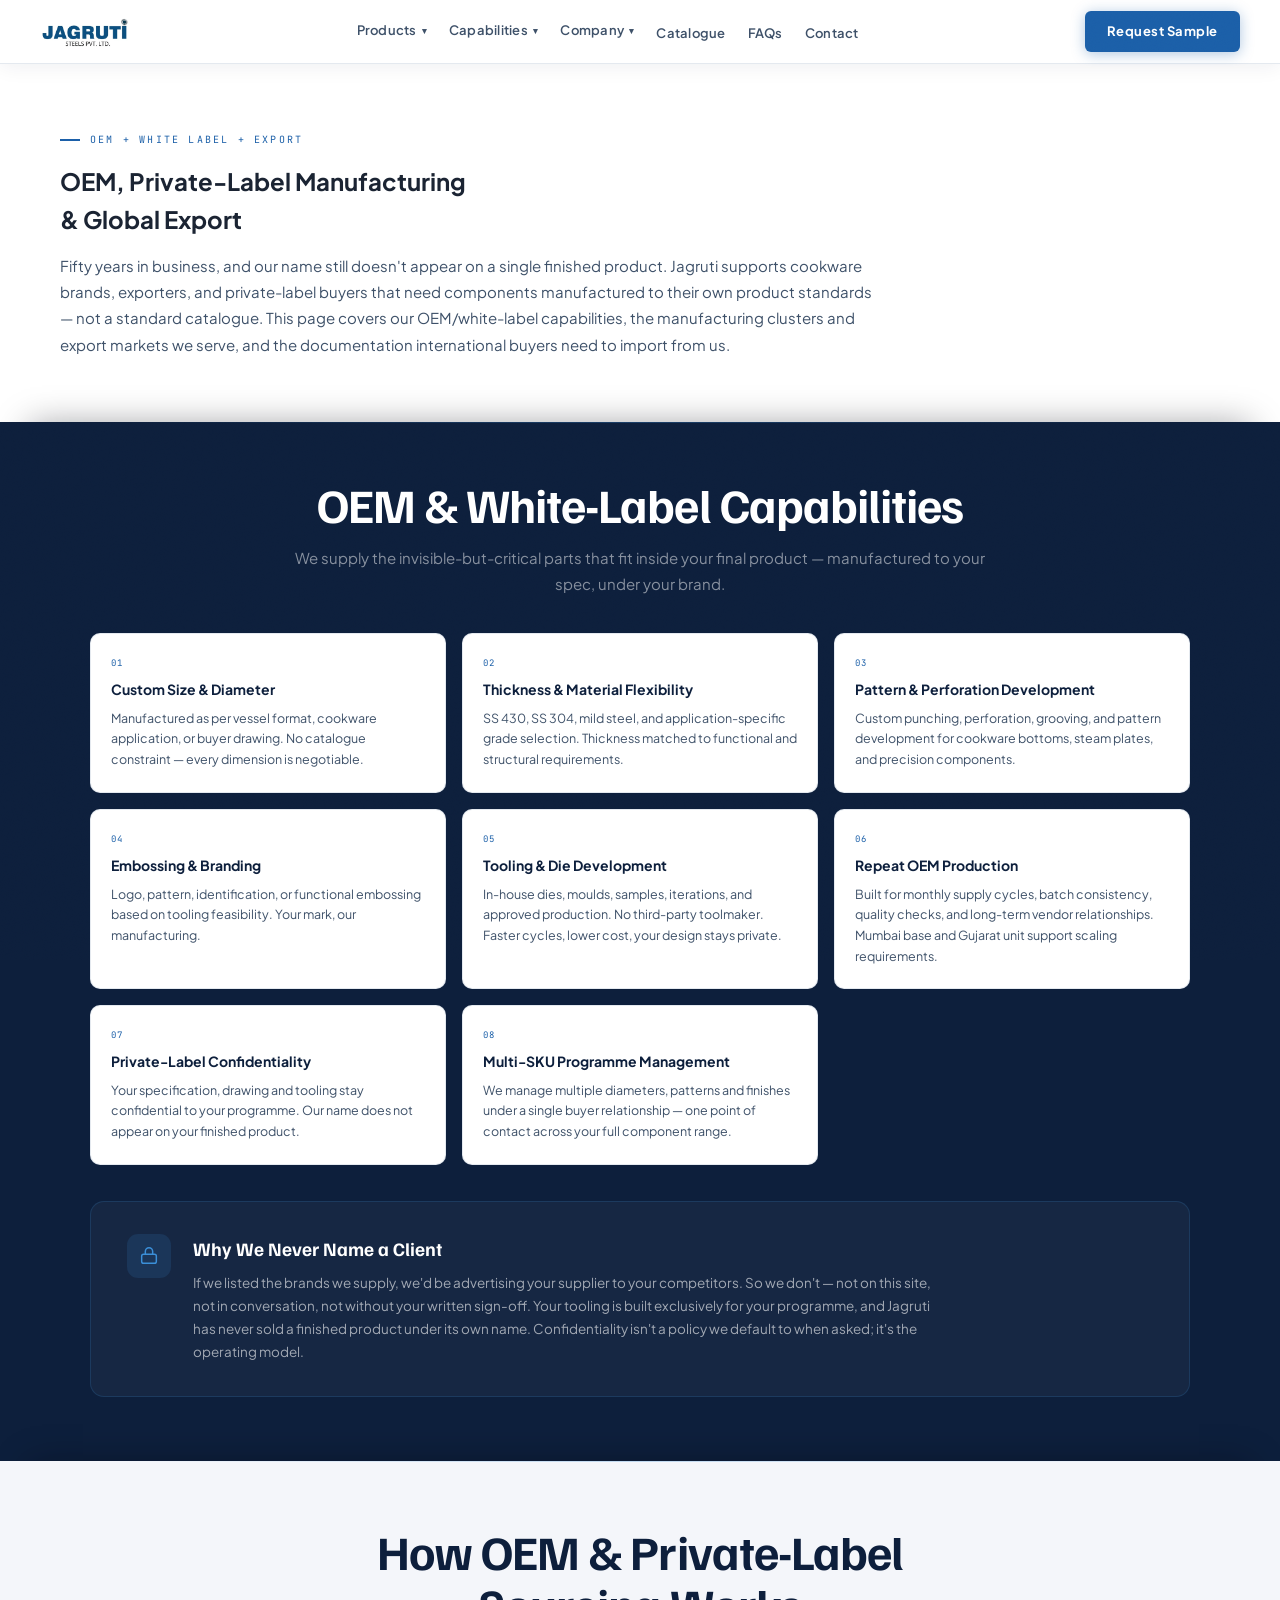
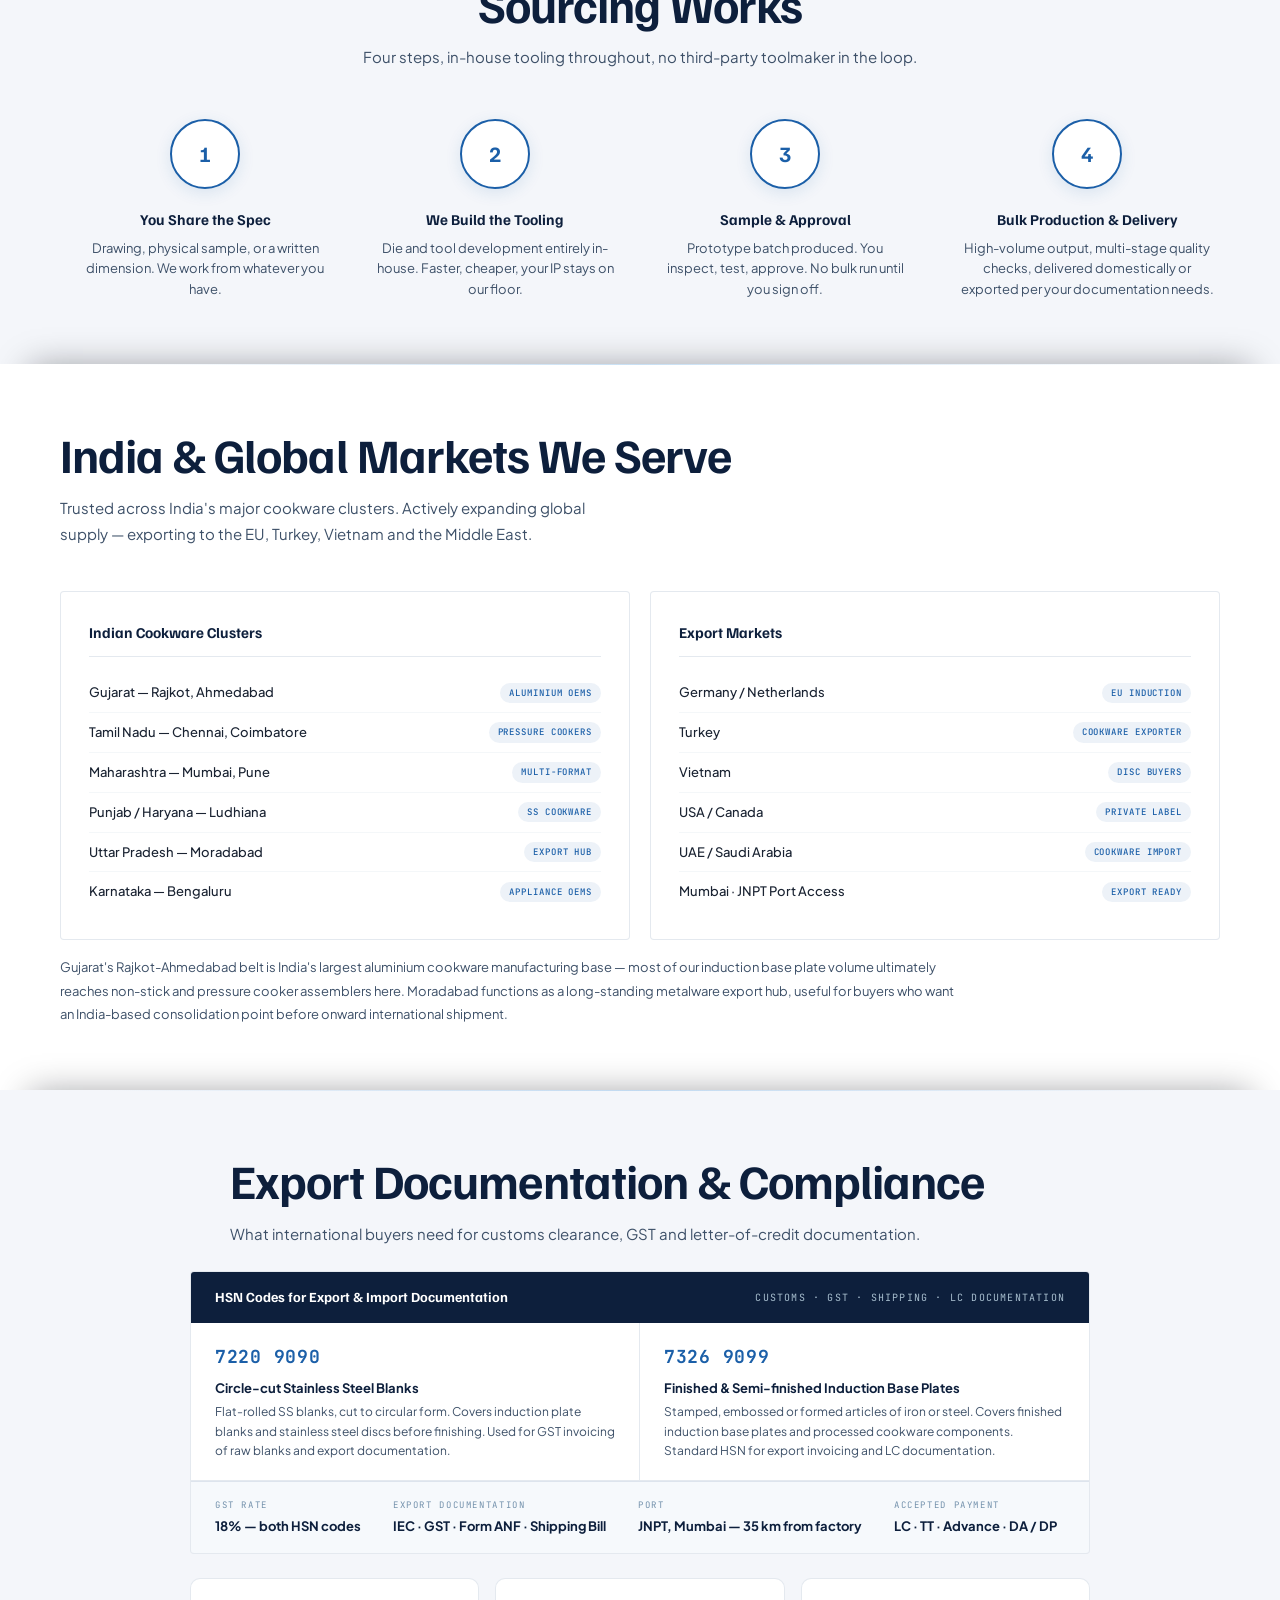
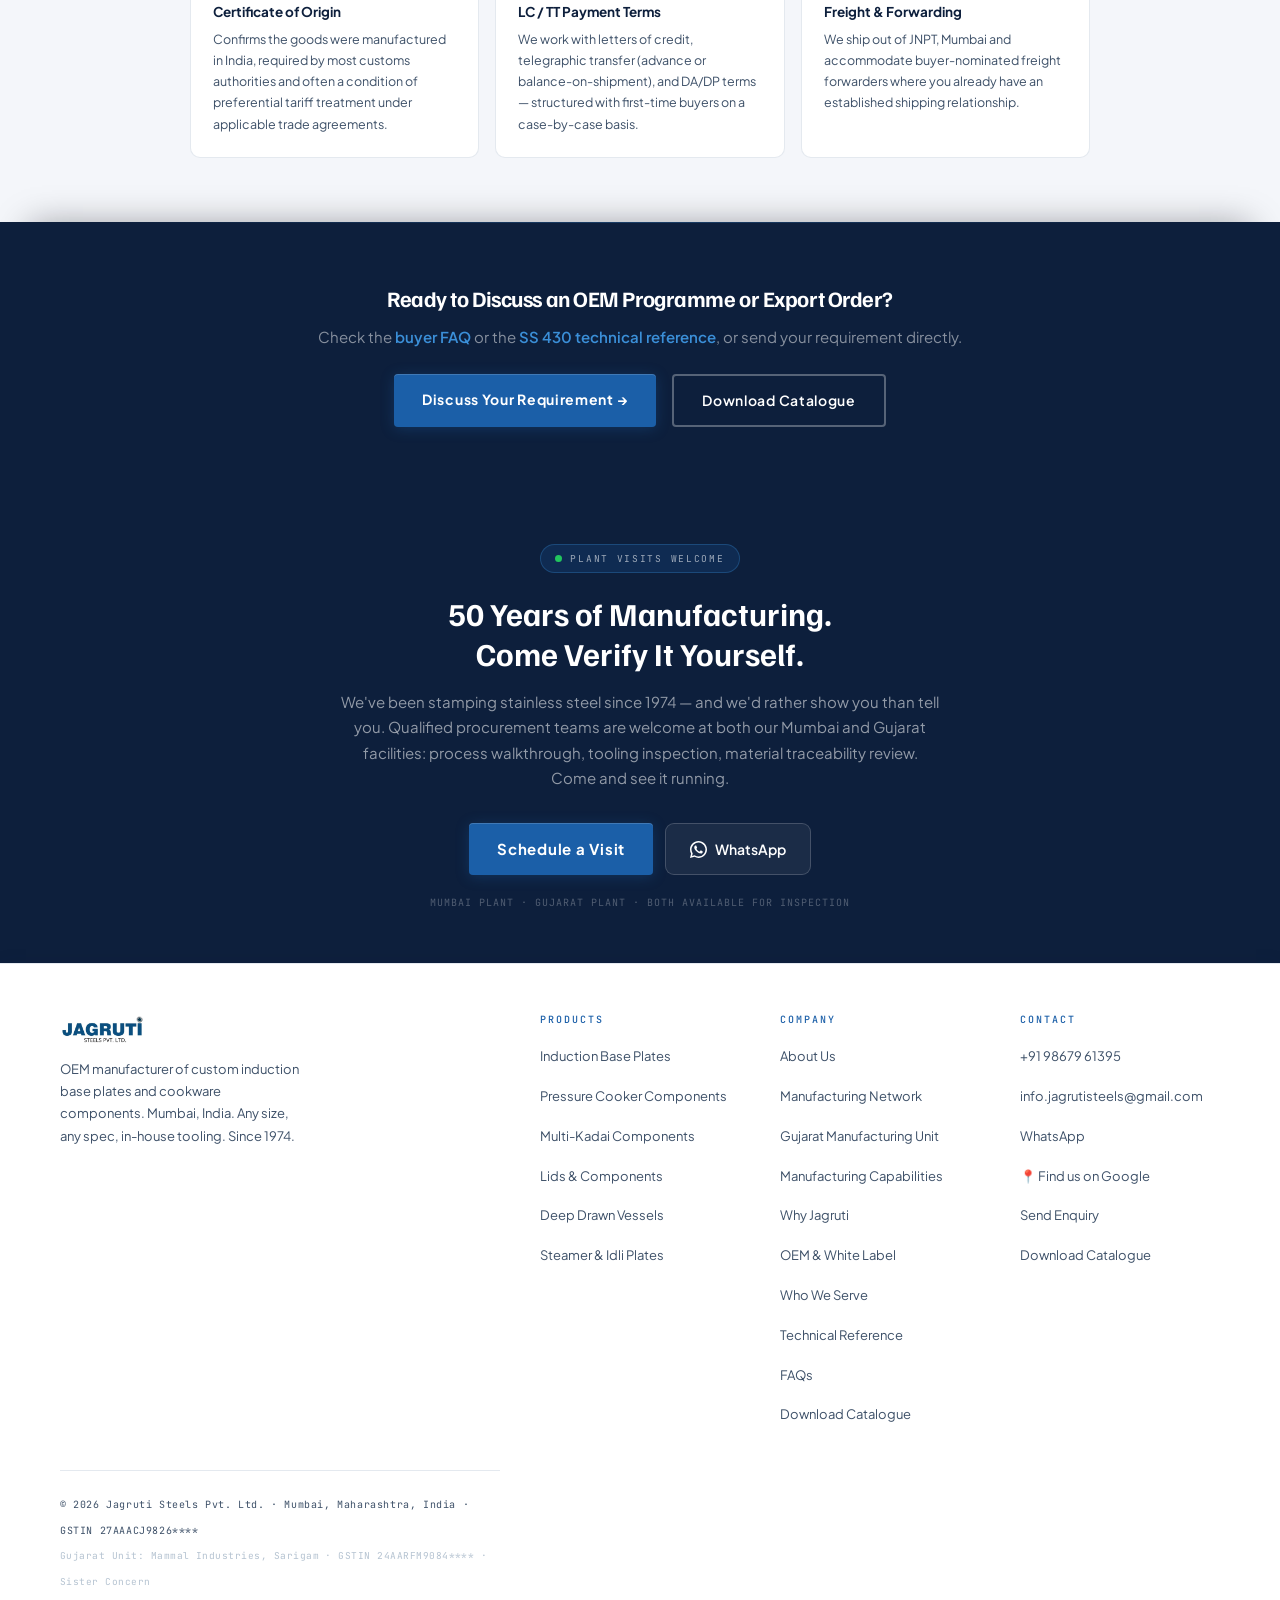
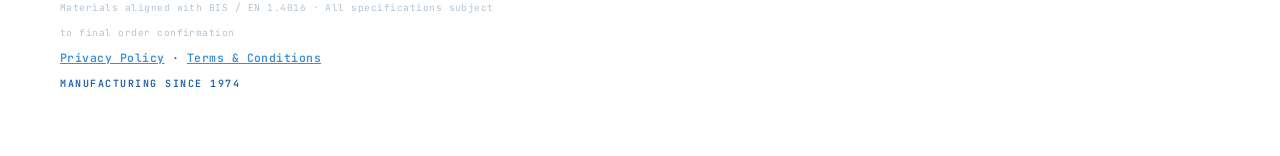
<file: oem-white-label-manufacturing.html>
<!DOCTYPE html>
<html lang="en-IN">
<head>
<meta charset="UTF-8"/>
<!-- Google tag (gtag.js) -->
<script async src="https://www.googletagmanager.com/gtag/js?id=G-GZV56V0ER3"></script>
<script>
  window.dataLayer = window.dataLayer || [];
  function gtag(){dataLayer.push(arguments);}
  gtag('js', new Date());
  gtag('config', 'G-GZV56V0ER3');
</script>
<link rel="icon" type="image/png" href="/images/icon-ce06fdbe95.png"/>
<link rel="apple-touch-icon" href="/images/icon-ce06fdbe95.png"/>
<meta name="viewport" content="width=device-width,initial-scale=1.0"/>
<title>OEM &amp; Private-Label Cookware Manufacturing | Jagruti Steels</title>
<meta name="description" content="OEM &amp; white-label stainless steel cookware components from Mumbai — custom tooling, private-label supply, full export documentation for global buyers."/>
<meta name="keywords" content="OEM cookware manufacturer India, private label cookware manufacturer, white label stainless steel manufacturer, stainless steel component exporter India, induction base plate exporter, cookware components HSN code, stainless steel manufacturer Mumbai export, OEM induction base plate supplier, cookware private label India"/>
<meta name="author" content="Jagruti Steels Pvt. Ltd."/>
<meta name="publisher" content="Jagruti Steels Pvt. Ltd."/>
<meta name="copyright" content="Jagruti Steels Pvt. Ltd."/>
<meta name="robots" content="index,follow,max-snippet:-1,max-image-preview:large,max-video-preview:-1"/>
<meta name="googlebot" content="index,follow"/>
<meta name="bingbot" content="index,follow"/>
<meta name="rating" content="general"/>
<meta name="referrer" content="strict-origin-when-cross-origin"/>
<meta name="theme-color" content="#0d1f3c"/>
<meta name="format-detection" content="telephone=yes"/>
<meta name="apple-mobile-web-app-capable" content="yes"/>
<meta name="mobile-web-app-capable" content="yes"/>
<meta name="apple-mobile-web-app-title" content="Jagruti Steels"/>
<meta name="application-name" content="Jagruti Steels"/>
<meta name="apple-mobile-web-app-status-bar-style" content="black-translucent"/>
<meta name="geo.region" content="IN-MH"/>
<meta name="geo.placename" content="Mumbai, Maharashtra, India"/>
<meta name="geo.position" content="19.0760;72.8777"/>
<meta name="ICBM" content="19.0760, 72.8777"/>
<meta property="og:type" content="website"/>
<meta property="og:url" content="https://www.jagrutisteels.com/oem-white-label-manufacturing.html"/>
<meta property="og:site_name" content="Jagruti Steels Pvt. Ltd."/>
<meta property="og:title" content="OEM &amp; Private-Label Manufacturing + Export Documentation | Jagruti Steels Mumbai"/>
<meta property="og:description" content="Custom tooling, private-label supply, and full export documentation for international cookware component buyers."/>
<meta property="og:image" content="https://www.jagrutisteels.com/catalogue-og.svg"/>
<meta property="og:image:width" content="1200"/>
<meta property="og:image:height" content="630"/>
<meta property="og:image:type" content="image/svg+xml"/>
<meta property="og:image:alt" content="Jagruti Steels Pvt. Ltd. — SS 430 Induction Base Plate OEM Manufacturer, Mumbai since 1974"/>
<meta property="og:locale" content="en_IN"/>
<meta property="og:locale:alternate" content="en_US"/>
<meta name="twitter:card" content="summary_large_image"/>
<meta name="twitter:title" content="OEM &amp; Private-Label Manufacturing + Export Documentation | Jagruti Steels Mumbai"/>
<meta name="twitter:description" content="Custom tooling, private-label supply, and full export documentation for international cookware component buyers."/>
<meta name="twitter:image" content="https://www.jagrutisteels.com/catalogue-og.svg"/>
<link rel="canonical" href="https://www.jagrutisteels.com/oem-white-label-manufacturing.html"/>
<link rel="alternate" hreflang="en-IN" href="https://www.jagrutisteels.com/oem-white-label-manufacturing.html"/>
<link rel="alternate" hreflang="en" href="https://www.jagrutisteels.com/oem-white-label-manufacturing.html"/>
<link rel="alternate" hreflang="x-default" href="https://www.jagrutisteels.com/oem-white-label-manufacturing.html"/>
<link rel="sitemap" type="application/xml" title="Sitemap" href="/sitemap.xml"/>
<script type="application/ld+json">{"@context":"https://schema.org","@type":"BreadcrumbList","itemListElement":[{"@type":"ListItem","position":1,"name":"Home","item":"https://www.jagrutisteels.com/"},{"@type":"ListItem","position":2,"name":"OEM, Private-Label &amp; Export","item":"https://www.jagrutisteels.com/oem-white-label-manufacturing.html"}]}</script>
<script type="application/ld+json">{"@context":"https://schema.org","@type":"Service","name":"OEM &amp; Private-Label Cookware Component Manufacturing with Export Support","provider":{"@id":"https://www.jagrutisteels.com/#organization"},"serviceType":"OEM manufacturing, private-label supply, and export documentation","description":"OEM and white-label manufacturing of stainless steel cookware components with full export documentation — Certificate of Origin, HS code classification, and buyer-nominated freight — for international markets.","areaServed":["India","European Union","Turkey","Vietnam","United Arab Emirates","United States","Saudi Arabia"],"url":"https://www.jagrutisteels.com/oem-white-label-manufacturing.html"}</script>
<link rel="preconnect" href="https://fonts.googleapis.com">
<link rel="preconnect" href="https://fonts.gstatic.com" crossorigin>
<link href="https://fonts.googleapis.com/css2?family=Plus+Jakarta+Sans:wght@300;400;500;600;700;800&family=Familjen+Grotesk:wght@400;500;600;700&family=JetBrains+Mono:wght@300;400;500&display=swap" rel="stylesheet">
<link rel="stylesheet" href="/styles.css">
<script src="/site-effects.js" defer></script>
</head>
<body>

<!-- NAV -->
<nav id="mainNav">
  <a href="/" class="nav-logo"><img src="/images/jagruti-steels-pvt-ltd-debd4e63f6.webp" alt="Jagruti Steels Pvt. Ltd."/></a>
  <ul class="nav-links">
    <li class="nav-dd">
      <a href="/#products" onclick="return false">Products <span class="nav-dd-arrow">▾</span></a>
      <div class="nav-drop">
        <a href="/#products">What We Make</a>
        <a href="/#induction">Induction Plates</a>
        <a href="/pressure-cooker-components-manufacturer.html">Pressure Cooker Components</a>
        <a href="/#multi-kadai-components">Multi-Kadai Components</a>
        <a href="/#applications">Applications</a>
      </div>
    </li>
    <li class="nav-dd">
      <a href="/#capabilities" onclick="return false">Capabilities <span class="nav-dd-arrow">▾</span></a>
      <div class="nav-drop">
        <a href="/#capabilities">Manufacturing Capabilities</a>
        <a href="/#process">How We Work</a>
      </div>
    </li>
    <li class="nav-dd">
      <a href="/#about" onclick="return false">Company <span class="nav-dd-arrow">▾</span></a>
      <div class="nav-drop">
        <a href="/#about">About Us</a>
        <a href="/#mfg-network">Manufacturing Network</a>
        <a href="/induction-base-plate-manufacturer-gujarat.html">Gujarat Manufacturing Unit</a>
        <a href="/#why">Why Jagruti</a>
        <a href="/#applications-proof">How We Are Used</a>
        <a href="/oem-white-label-manufacturing.html">OEM &amp; White Label</a>
        <a href="/#markets">Who We Serve</a>
        <a href="/ss430-material-specification.html">Technical Reference</a>
      </div>
    </li>
    <li><a href="/#catalogue">Catalogue</a></li>
    <li><a href="/faq.html">FAQs</a></li>
    <li><a href="/#contact">Contact</a></li>
  </ul>
  <a href="/#contact" class="nav-cta">Request Sample</a>
  <a href="/#contact" class="nav-mob-cta">Request Sample</a>
  <button class="ham" onclick="openNav()" aria-label="Menu">&#9776;</button>
</nav>

<!-- MOBILE NAV -->
<div class="mob-overlay" id="mobNav">
  <div class="mob-header">
    <img src="/images/jagruti-steels-pvt-ltd-debd4e63f6.webp" alt="Jagruti Steels Pvt. Ltd." style="height:32px"/>
    <button class="mob-close" onclick="closeNav()">&#10005;</button>
  </div>
  <div class="mob-links">
    <div class="mob-group">Products</div>
    <a href="/#products">What We Make</a>
    <a href="/#induction">Induction Plates</a>
    <a href="/pressure-cooker-components-manufacturer.html">Pressure Cooker Components</a>
    <a href="/#multi-kadai-components">Multi-Kadai Components</a>
    <a href="/#applications">Applications</a>
    <div class="mob-group">Capabilities</div>
    <a href="/#capabilities">Manufacturing Capabilities</a>
    <a href="/#process">How We Work</a>
    <div class="mob-group">Company</div>
    <a href="/#about">About Us</a>
    <a href="/#mfg-network">Manufacturing Network</a>
    <a href="/induction-base-plate-manufacturer-gujarat.html">Gujarat Manufacturing Unit</a>
    <a href="/#why">Why Jagruti</a>
    <a href="/#applications-proof">How We Are Used</a>
    <a href="/oem-white-label-manufacturing.html">OEM &amp; White Label</a>
    <a href="/#markets">Who We Serve</a>
    <a href="/ss430-material-specification.html">Technical Reference</a>
    <div class="mob-group">More</div>
    <a href="/faq.html">FAQs</a>
    <a href="/#catalogue">Catalogue</a>
    <a href="/#contact">Contact Us</a>
  </div>
  <div class="mob-footer"><a href="/#contact">Request a Sample →</a></div>
</div>

<!-- PAGE HERO -->
<section class="sec" style="padding-top:132px">
  <div class="fade-up" style="max-width:820px">
    <div class="skicker">OEM + White Label + Export</div>
    <h1 class="sh dark" style="margin-bottom:14px">OEM, Private-Label Manufacturing<br>&amp; Global Export</h1>
    <p class="ssub dark">Fifty years in business, and our name still doesn't appear on a single finished product. Jagruti supports cookware brands, exporters, and private-label buyers that need components manufactured to their own product standards — not a standard catalogue. This page covers our OEM/white-label capabilities, the manufacturing clusters and export markets we serve, and the documentation international buyers need to import from us.</p>
  </div>
</section>

<!-- OEM CAPABILITIES -->
<section class="sec" style="background:var(--navy);padding-top:0">
  <div class="fade-up" style="text-align:center;max-width:700px;margin:0 auto 36px;padding-top:56px">
    <h2 class="sh" style="color:var(--white)">OEM &amp; White-Label Capabilities</h2>
    <p class="ssub" style="color:rgba(255,255,255,.5)">We supply the invisible-but-critical parts that fit inside your final product — manufactured to your spec, under your brand.</p>
  </div>
  <div class="oem-caps fade-up">
    <div class="oem-cap"><div class="oem-cap-n">01</div><div class="oem-cap-title">Custom Size &amp; Diameter</div><div class="oem-cap-body">Manufactured as per vessel format, cookware application, or buyer drawing. No catalogue constraint — every dimension is negotiable.</div></div>
    <div class="oem-cap"><div class="oem-cap-n">02</div><div class="oem-cap-title">Thickness &amp; Material Flexibility</div><div class="oem-cap-body">SS 430, SS 304, mild steel, and application-specific grade selection. Thickness matched to functional and structural requirements.</div></div>
    <div class="oem-cap"><div class="oem-cap-n">03</div><div class="oem-cap-title">Pattern &amp; Perforation Development</div><div class="oem-cap-body">Custom punching, perforation, grooving, and pattern development for cookware bottoms, steam plates, and precision components.</div></div>
    <div class="oem-cap"><div class="oem-cap-n">04</div><div class="oem-cap-title">Embossing &amp; Branding</div><div class="oem-cap-body">Logo, pattern, identification, or functional embossing based on tooling feasibility. Your mark, our manufacturing.</div></div>
    <div class="oem-cap"><div class="oem-cap-n">05</div><div class="oem-cap-title">Tooling &amp; Die Development</div><div class="oem-cap-body">In-house dies, moulds, samples, iterations, and approved production. No third-party toolmaker. Faster cycles, lower cost, your design stays private.</div></div>
    <div class="oem-cap"><div class="oem-cap-n">06</div><div class="oem-cap-title">Repeat OEM Production</div><div class="oem-cap-body">Built for monthly supply cycles, batch consistency, quality checks, and long-term vendor relationships. Mumbai base and Gujarat unit support scaling requirements.</div></div>
    <div class="oem-cap"><div class="oem-cap-n">07</div><div class="oem-cap-title">Private-Label Confidentiality</div><div class="oem-cap-body">Your specification, drawing and tooling stay confidential to your programme. Our name does not appear on your finished product.</div></div>
    <div class="oem-cap"><div class="oem-cap-n">08</div><div class="oem-cap-title">Multi-SKU Programme Management</div><div class="oem-cap-body">We manage multiple diameters, patterns and finishes under a single buyer relationship — one point of contact across your full component range.</div></div>
  </div>
  <div class="fade-up" style="max-width:1100px;margin:36px auto 0;background:rgba(255,255,255,.04);border:1px solid rgba(59,143,216,.18);border-radius:14px;padding:32px 36px;display:flex;align-items:flex-start;gap:22px;flex-wrap:wrap">
    <div style="width:44px;height:44px;border-radius:11px;background:rgba(59,143,216,.14);display:flex;align-items:center;justify-content:center;flex-shrink:0">
      <svg width="22" height="22" viewBox="0 0 24 24" fill="none" stroke="var(--blue-lt)" stroke-width="1.6" stroke-linecap="round" stroke-linejoin="round"><rect x="4" y="10" width="16" height="10" rx="2"/><path d="M8 10V7a4 4 0 0 1 8 0v3"/></svg>
    </div>
    <div style="flex:1;min-width:260px">
      <div style="font-family:var(--fh);font-size:19px;font-weight:700;color:var(--white);margin-bottom:8px">Why We Never Name a Client</div>
      <p style="font-size:13.5px;color:rgba(255,255,255,.6);line-height:1.7;max-width:760px">If we listed the brands we supply, we'd be advertising your supplier to your competitors. So we don't — not on this site, not in conversation, not without your written sign-off. Your tooling is built exclusively for your programme, and Jagruti has never sold a finished product under its own name. Confidentiality isn't a policy we default to when asked; it's the operating model.</p>
    </div>
  </div>
</section>

<!-- HOW SOURCING WORKS -->
<section class="sec" style="background:var(--off)">
  <div class="fade-up" style="text-align:center;max-width:680px;margin:0 auto 36px">
    <h2 class="sh dark">How OEM &amp; Private-Label Sourcing Works</h2>
    <p class="ssub dark">Four steps, in-house tooling throughout, no third-party toolmaker in the loop.</p>
  </div>
  <div class="steps">
    <div class="steps-line-wrap"><div class="steps-line"></div></div>
    <div class="step fade-up"><div class="step-num">1</div><div class="step-title">You Share the Spec</div><div class="step-desc">Drawing, physical sample, or a written dimension. We work from whatever you have.</div></div>
    <div class="step fade-up" style="transition-delay:.12s"><div class="step-num">2</div><div class="step-title">We Build the Tooling</div><div class="step-desc">Die and tool development entirely in-house. Faster, cheaper, your IP stays on our floor.</div></div>
    <div class="step fade-up" style="transition-delay:.24s"><div class="step-num">3</div><div class="step-title">Sample &amp; Approval</div><div class="step-desc">Prototype batch produced. You inspect, test, approve. No bulk run until you sign off.</div></div>
    <div class="step fade-up" style="transition-delay:.36s"><div class="step-num">4</div><div class="step-title">Bulk Production &amp; Delivery</div><div class="step-desc">High-volume output, multi-stage quality checks, delivered domestically or exported per your documentation needs.</div></div>
  </div>
</section>

<!-- MARKETS -->
<section class="sec">
  <div class="fade-up" style="max-width:680px">
    <h2 class="sh dark">India &amp; Global Markets We Serve</h2>
    <p class="ssub dark" style="max-width:560px">Trusted across India's major cookware clusters. Actively expanding global supply — exporting to the EU, Turkey, Vietnam and the Middle East.</p>
  </div>
  <div class="markets-grid">
    <div class="mblock fade-left">
      <div class="mb-title">Indian Cookware Clusters</div>
      <div class="mrow"><span class="mname">Gujarat — Rajkot, Ahmedabad</span><span class="mtag">Aluminium OEMs</span></div>
      <div class="mrow"><span class="mname">Tamil Nadu — Chennai, Coimbatore</span><span class="mtag">Pressure Cookers</span></div>
      <div class="mrow"><span class="mname">Maharashtra — Mumbai, Pune</span><span class="mtag">Multi-format</span></div>
      <div class="mrow"><span class="mname">Punjab / Haryana — Ludhiana</span><span class="mtag">SS Cookware</span></div>
      <div class="mrow"><span class="mname">Uttar Pradesh — Moradabad</span><span class="mtag">Export Hub</span></div>
      <div class="mrow"><span class="mname">Karnataka — Bengaluru</span><span class="mtag">Appliance OEMs</span></div>
    </div>
    <div class="mblock fade-right" style="transition-delay:.12s">
      <div class="mb-title">Export Markets</div>
      <div class="mrow"><span class="mname">Germany / Netherlands</span><span class="mtag">EU Induction</span></div>
      <div class="mrow"><span class="mname">Turkey</span><span class="mtag">Cookware Exporter</span></div>
      <div class="mrow"><span class="mname">Vietnam</span><span class="mtag">Disc Buyers</span></div>
      <div class="mrow"><span class="mname">USA / Canada</span><span class="mtag">Private Label</span></div>
      <div class="mrow"><span class="mname">UAE / Saudi Arabia</span><span class="mtag">Cookware Import</span></div>
      <div class="mrow"><span class="mname">Mumbai · JNPT Port Access</span><span class="mtag">Export Ready</span></div>
    </div>
  </div>
  <p style="max-width:900px;margin:16px 0 0;font-size:13px;color:var(--steel-dk);line-height:1.8">Gujarat's Rajkot-Ahmedabad belt is India's largest aluminium cookware manufacturing base — most of our induction base plate volume ultimately reaches non-stick and pressure cooker assemblers here. Moradabad functions as a long-standing metalware export hub, useful for buyers who want an India-based consolidation point before onward international shipment.</p>
</section>

<!-- EXPORT DOCS -->
<section class="sec" style="background:var(--off)">
  <div class="fade-up" style="max-width:820px;margin:0 auto 24px">
    <h2 class="sh dark">Export Documentation &amp; Compliance</h2>
    <p class="ssub dark">What international buyers need for customs clearance, GST and letter-of-credit documentation.</p>
  </div>
  <div class="fade-up" style="max-width:900px;margin:0 auto;background:var(--white);border:1.5px solid var(--border);border-radius:4px;overflow:hidden">
    <div style="background:var(--navy);padding:14px 24px;display:flex;align-items:center;justify-content:space-between;flex-wrap:wrap;gap:8px">
      <div style="font-family:var(--fh);font-size:14px;font-weight:700;color:var(--white)">HSN Codes for Export &amp; Import Documentation</div>
      <div style="font-family:var(--fm);font-size:10px;color:var(--steel-lt);letter-spacing:.12em;text-transform:uppercase">Customs · GST · Shipping · LC Documentation</div>
    </div>
    <div class="hsn-grid" style="display:grid;grid-template-columns:1fr 1fr;gap:0">
      <div style="padding:20px 24px;border-right:1px solid var(--border);border-bottom:1px solid var(--border)">
        <div style="font-family:var(--fm);font-size:18px;font-weight:700;color:var(--blue);letter-spacing:.04em;margin-bottom:6px">7220 9090</div>
        <div style="font-size:13px;font-weight:700;color:var(--navy);margin-bottom:4px">Circle-cut Stainless Steel Blanks</div>
        <div style="font-size:12px;color:var(--steel-dk);line-height:1.6">Flat-rolled SS blanks, cut to circular form. Covers induction plate blanks and stainless steel discs before finishing. Used for GST invoicing of raw blanks and export documentation.</div>
      </div>
      <div style="padding:20px 24px;border-bottom:1px solid var(--border)">
        <div style="font-family:var(--fm);font-size:18px;font-weight:700;color:var(--blue);letter-spacing:.04em;margin-bottom:6px">7326 9099</div>
        <div style="font-size:13px;font-weight:700;color:var(--navy);margin-bottom:4px">Finished &amp; Semi-finished Induction Base Plates</div>
        <div style="font-size:12px;color:var(--steel-dk);line-height:1.6">Stamped, embossed or formed articles of iron or steel. Covers finished induction base plates and processed cookware components. Standard HSN for export invoicing and LC documentation.</div>
      </div>
      <div style="padding:16px 24px;grid-column:1/-1;background:rgba(27,95,168,.04);border-top:1px solid var(--border)">
        <div class="hsn-meta" style="display:flex;align-items:flex-start;gap:32px;flex-wrap:wrap">
          <div><div style="font-family:var(--fm);font-size:9px;color:var(--steel);letter-spacing:.18em;text-transform:uppercase;margin-bottom:4px">GST Rate</div><div style="font-size:13px;font-weight:700;color:var(--navy)">18% — both HSN codes</div></div>
          <div><div style="font-family:var(--fm);font-size:9px;color:var(--steel);letter-spacing:.18em;text-transform:uppercase;margin-bottom:4px">Export Documentation</div><div style="font-size:13px;font-weight:700;color:var(--navy)">IEC · GST · Form ANF · Shipping Bill</div></div>
          <div><div style="font-family:var(--fm);font-size:9px;color:var(--steel);letter-spacing:.18em;text-transform:uppercase;margin-bottom:4px">Port</div><div style="font-size:13px;font-weight:700;color:var(--navy)">JNPT, Mumbai — 35 km from factory</div></div>
          <div><div style="font-family:var(--fm);font-size:9px;color:var(--steel);letter-spacing:.18em;text-transform:uppercase;margin-bottom:4px">Accepted Payment</div><div style="font-size:13px;font-weight:700;color:var(--navy)">LC · TT · Advance · DA / DP</div></div>
        </div>
      </div>
    </div>
  </div>

  <div class="fade-up" style="max-width:900px;margin:24px auto 0;display:grid;grid-template-columns:repeat(3,1fr);gap:16px">
    <div style="background:var(--white);border:1.5px solid var(--border);border-radius:10px;padding:22px"><div style="font-size:13.5px;font-weight:700;color:var(--navy);margin-bottom:6px">Certificate of Origin</div><div style="font-size:12.5px;color:var(--steel-dk);line-height:1.7">Confirms the goods were manufactured in India, required by most customs authorities and often a condition of preferential tariff treatment under applicable trade agreements.</div></div>
    <div style="background:var(--white);border:1.5px solid var(--border);border-radius:10px;padding:22px"><div style="font-size:13.5px;font-weight:700;color:var(--navy);margin-bottom:6px">LC / TT Payment Terms</div><div style="font-size:12.5px;color:var(--steel-dk);line-height:1.7">We work with letters of credit, telegraphic transfer (advance or balance-on-shipment), and DA/DP terms — structured with first-time buyers on a case-by-case basis.</div></div>
    <div style="background:var(--white);border:1.5px solid var(--border);border-radius:10px;padding:22px"><div style="font-size:13.5px;font-weight:700;color:var(--navy);margin-bottom:6px">Freight &amp; Forwarding</div><div style="font-size:12.5px;color:var(--steel-dk);line-height:1.7">We ship out of JNPT, Mumbai and accommodate buyer-nominated freight forwarders where you already have an established shipping relationship.</div></div>
  </div>
</section>

<!-- CROSS LINKS + CTA -->
<section class="sec" style="background:var(--navy)">
  <div class="fade-up" style="max-width:820px;margin:0 auto;text-align:center">
    <h2 class="sh" style="color:var(--white);font-size:22px">Ready to Discuss an OEM Programme or Export Order?</h2>
    <p class="ssub" style="color:rgba(255,255,255,.5);margin-bottom:24px">Check the <a href="/faq.html" style="color:var(--blue-lt);font-weight:600">buyer FAQ</a> or the <a href="/ss430-material-specification.html" style="color:var(--blue-lt);font-weight:600">SS 430 technical reference</a>, or send your requirement directly.</p>
    <div style="display:flex;gap:16px;justify-content:center;flex-wrap:wrap">
      <a href="/#contact" class="btn-blue">Discuss Your Requirement →</a>
      <a href="/#catalogue" class="btn-outline" style="border-color:rgba(255,255,255,.3);color:#fff">Download Catalogue</a>
    </div>
  </div>
</section>

<!-- FACILITY VISIT CTA -->
<section id="factory-visit" style="background:var(--navy);padding:52px 60px;text-align:center" class="facility-visit-sec">
  <div class="fade-up" style="max-width:600px;margin:0 auto">
    <div style="display:inline-flex;align-items:center;gap:8px;margin-bottom:20px;padding:6px 14px;border-radius:20px;background:rgba(27,95,168,.2);border:1px solid rgba(59,143,216,.3)">
      <div style="width:7px;height:7px;border-radius:50%;background:#22c55e;flex-shrink:0"></div>
      <span style="font-family:var(--fm);font-size:9.5px;letter-spacing:.18em;text-transform:uppercase;color:rgba(255,255,255,.6)">Plant visits welcome</span>
    </div>
    <h2 style="font-family:var(--fh);font-size:32px;font-weight:700;color:var(--white);line-height:1.25;margin-bottom:16px">50 Years of Manufacturing.<br>Come Verify It Yourself.</h2>
    <p style="font-size:15px;color:rgba(255,255,255,.55);line-height:1.7;margin-bottom:32px">We've been stamping stainless steel since 1974 — and we'd rather show you than tell you. Qualified procurement teams are welcome at both our Mumbai and Gujarat facilities: process walkthrough, tooling inspection, material traceability review. Come and see it running.</p>
    <div class="facility-visit-btns" style="display:flex;gap:12px;justify-content:center;flex-wrap:wrap">
      <a href="/#contact" class="btn-blue" style="padding:14px 28px;font-size:15px">Schedule a Visit</a>
      <a href="https://wa.me/919867961395?text=Hi%2C%20I%27d%20like%20to%20schedule%20a%20factory%20visit." target="_blank" rel="noopener" style="display:inline-flex;align-items:center;gap:8px;padding:14px 24px;background:rgba(255,255,255,.06);border:1.5px solid rgba(255,255,255,.18);color:var(--white);border-radius:9px;font-weight:600;font-size:14px;transition:all .2s;text-decoration:none">
        <svg width="17" height="17" viewBox="0 0 24 24" fill="currentColor"><path d="M17.472 14.382c-.297-.149-1.758-.867-2.03-.967-.273-.099-.471-.148-.67.15-.197.297-.767.966-.94 1.164-.173.199-.347.223-.644.075-.297-.15-1.255-.463-2.39-1.475-.883-.788-1.48-1.761-1.653-2.059-.173-.297-.018-.458.13-.606.134-.133.298-.347.446-.52.149-.174.198-.298.298-.497.099-.198.05-.371-.025-.52-.075-.149-.669-1.612-.916-2.207-.242-.579-.487-.5-.669-.51-.173-.008-.371-.01-.57-.01-.198 0-.52.074-.792.372-.272.297-1.04 1.016-1.04 2.479 0 1.462 1.065 2.875 1.213 3.074.149.198 2.096 3.2 5.077 4.487.709.306 1.262.489 1.694.625.712.227 1.36.195 1.871.118.571-.085 1.758-.719 2.006-1.413.248-.694.248-1.289.173-1.413-.074-.124-.272-.198-.57-.347z"/><path d="M12 0C5.373 0 0 5.373 0 12c0 2.126.55 4.122 1.512 5.856L0 24l6.348-1.664A11.936 11.936 0 0 0 12 24c6.627 0 12-5.373 12-12S18.627 0 12 0zm0 21.818a9.818 9.818 0 0 1-5.014-1.373l-.358-.214-3.74.981.998-3.646-.236-.375A9.818 9.818 0 1 1 12 21.818z"/></svg>
        WhatsApp
      </a>
    </div>
    <p style="margin-top:20px;font-family:var(--fm);font-size:10px;color:rgba(255,255,255,.28);letter-spacing:.1em">MUMBAI PLANT · GUJARAT PLANT · BOTH AVAILABLE FOR INSPECTION</p>
  </div>
</section>

<!-- FOOTER -->
<footer>
  <div class="footer-top">
    <div>
      <div class="footer-logo"><img src="/images/jagruti-steels-pvt-ltd-debd4e63f6.webp" alt="Jagruti Steels Pvt. Ltd."/></div>
      <p class="footer-desc">OEM manufacturer of custom induction base plates and cookware components. Mumbai, India. Any size, any spec, in-house tooling. Since 1974.</p>
    </div>
    <div>
      <div class="fc-title">Products</div>
      <ul class="fc-links">
        <li><a href="/#induction">Induction Base Plates</a></li>
        <li><a href="/pressure-cooker-components-manufacturer.html">Pressure Cooker Components</a></li>
        <li><a href="/#multi-kadai-components">Multi-Kadai Components</a></li>
        <li><a href="/#products">Lids &amp; Components</a></li>
        <li><a href="/#products">Deep Drawn Vessels</a></li>
        <li><a href="/#products">Steamer &amp; Idli Plates</a></li>
      </ul>
    </div>
    <div>
      <div class="fc-title">Company</div>
      <ul class="fc-links">
        <li><a href="/#about">About Us</a></li>
        <li><a href="/#mfg-network">Manufacturing Network</a></li>
        <li><a href="/induction-base-plate-manufacturer-gujarat.html">Gujarat Manufacturing Unit</a></li>
        <li><a href="/#capabilities">Manufacturing Capabilities</a></li>
        <li><a href="/#why">Why Jagruti</a></li>
        <li><a href="/oem-white-label-manufacturing.html">OEM &amp; White Label</a></li>
        <li><a href="/#markets">Who We Serve</a></li>
        <li><a href="/ss430-material-specification.html">Technical Reference</a></li>
        <li><a href="/faq.html">FAQs</a></li>
        <li><a href="/#catalogue">Download Catalogue</a></li>
      </ul>
    </div>
    <div>
      <div class="fc-title">Contact</div>
      <ul class="fc-links">
        <li><a href="tel:+919867961395">+91 98679 61395</a></li>
        <li><a href="mailto:info.jagrutisteels&#64;gmail.com">info.jagrutisteels&#64;gmail.com</a></li>
        <li><a href="https://wa.me/919867961395" target="_blank">WhatsApp</a></li>
        <li><a href="https://share.google/bu9HMhydqlmTl7jRD" target="_blank" rel="noopener">📍 Find us on Google</a></li>
        <li><a href="/#contact">Send Enquiry</a></li>
        <li><a href="/#catalogue">Download Catalogue</a></li>
      </ul>
  </div>
  <div class="footer-bottom">
    <div>
      <span class="footer-copy">© 2026 Jagruti Steels Pvt. Ltd. · Mumbai, Maharashtra, India · GSTIN 27AAACJ9826****</span><br>
      <span style="font-family:var(--fm);font-size:9.5px;color:rgba(107,135,164,.5);letter-spacing:.05em">Gujarat Unit: Mammal Industries, Sarigam · GSTIN 24AARFM9084**** · Sister Concern</span><br>
      <span style="font-family:var(--fm);font-size:9.5px;color:rgba(107,135,164,.5);letter-spacing:.05em">Materials aligned with BIS / EN 1.4016 · All specifications subject to final order confirmation</span><br>
      <span style="font-family:var(--fm);font-size:11.5px;color:var(--steel-dk);letter-spacing:.04em;margin-top:4px;display:inline-block"><a href="/privacy-policy.html" style="color:var(--blue-lt);text-decoration:underline;font-weight:600">Privacy Policy</a> · <a href="/terms-and-conditions.html" style="color:var(--blue-lt);text-decoration:underline;font-weight:600">Terms & Conditions</a></span>
    </div>
    <span class="footer-since">Manufacturing Since 1974</span>
  </div>
</footer>

<!-- MOBILE STICKY CTA -->
<div class="msticky" id="mstickyBar">
  <a href="https://wa.me/919867961395?text=Hi+Jagruti+Steels%2C+I+need+help+with+a+component+requirement." target="_blank" rel="noopener" class="msticky-wa" aria-label="WhatsApp Jagruti" onclick="if(typeof gtag!=='undefined')gtag('event','mobile_sticky_wa_click',{event_category:'lead'})"><svg width="20" height="20" viewBox="0 0 24 24" fill="#16a34a"><path d="M17.6 6.32A8.86 8.86 0 0 0 12.05 4C7.44 4 3.7 7.7 3.7 12.28a8.15 8.15 0 0 0 1.15 4.2L3.5 20.5l4.15-1.3a8.9 8.9 0 0 0 4.38 1.14h.01c4.61 0 8.35-3.7 8.35-8.27a8.15 8.15 0 0 0-2.79-5.75Zm-5.55 12.7h-.01a7.4 7.4 0 0 1-3.76-1.02l-.27-.16-2.8.87.9-2.7-.18-.28a6.74 6.74 0 0 1-1.06-3.65c0-3.75 3.08-6.8 6.87-6.8a6.9 6.9 0 0 1 4.86 1.98 6.7 6.7 0 0 1 2.01 4.75c0 3.75-3.08 6.8-6.86 6.8Zm3.77-5.1c-.2-.1-1.19-.58-1.38-.64-.18-.07-.32-.1-.45.1-.13.2-.51.65-.63.78-.11.13-.23.15-.43.05-.2-.1-.86-.31-1.63-1-.6-.53-1.01-1.18-1.13-1.38-.12-.2-.01-.3.09-.4.09-.1.2-.24.3-.36.1-.12.13-.2.2-.34.07-.13.03-.25-.02-.35-.05-.1-.45-1.08-.62-1.48-.16-.39-.33-.33-.45-.34l-.38-.01c-.13 0-.35.05-.53.25-.18.2-.7.68-.7 1.65 0 .97.72 1.9.82 2.03.1.13 1.4 2.14 3.4 3 .48.2.85.33 1.14.42.48.15.91.13 1.26.08.38-.06 1.19-.49 1.36-.96.17-.47.17-.87.12-.96-.05-.09-.18-.14-.38-.24Z"/></svg></a>
  <a href="/#contact" class="msticky-cta" onclick="if(typeof gtag!=='undefined')gtag('event','mobile_sticky_cta_click',{event_category:'lead'})">Request a Sample →</a>
</div>


<script>
window.addEventListener('scroll', function() {
  document.getElementById('mainNav').classList.toggle('scrolled', window.scrollY > 20);
  var msticky = document.getElementById('mstickyBar');
  if (msticky) {
    var contactEl = document.getElementById('contact');
    var nearContact = contactEl && contactEl.getBoundingClientRect().top < window.innerHeight;
    msticky.classList.toggle('visible', window.scrollY > 500 && !nearContact);
  }
}, {passive:true});

// Scroll reveal
var revealObs = new IntersectionObserver(function(entries){
  entries.forEach(function(e){
    if (!e.isIntersecting) return;
    e.target.classList.add('visible');
    revealObs.unobserve(e.target);
  });
}, {threshold: 0.1});
document.querySelectorAll('.fade-up,.fade-left,.fade-right').forEach(function(el){ revealObs.observe(el); });
function openNav() {
  document.getElementById('mobNav').classList.add('open');
  document.body.style.overflow = 'hidden';
}
function closeNav() {
  document.getElementById('mobNav').classList.remove('open');
  document.body.style.overflow = '';
}
document.querySelectorAll('.mob-links a').forEach(function(a){
  a.addEventListener('click', closeNav);
});
</script>
</body>
</html>
</file>
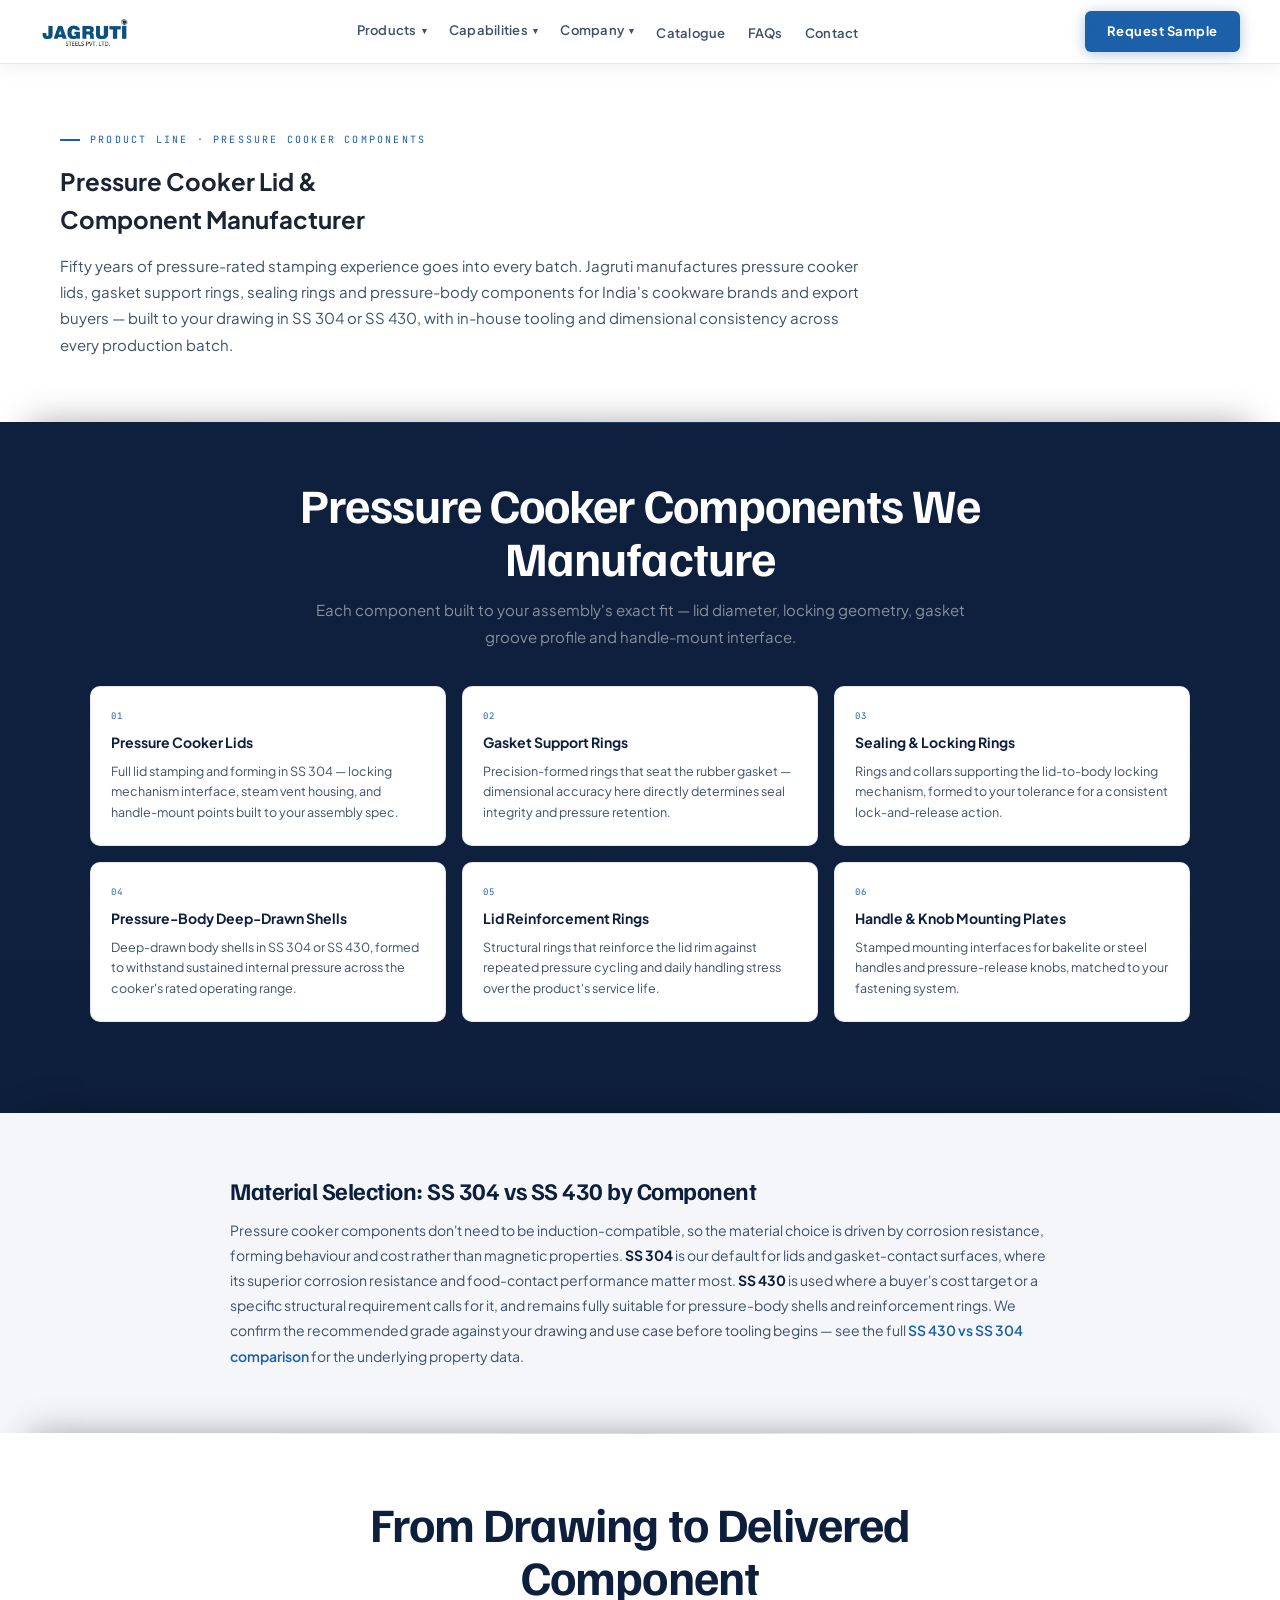
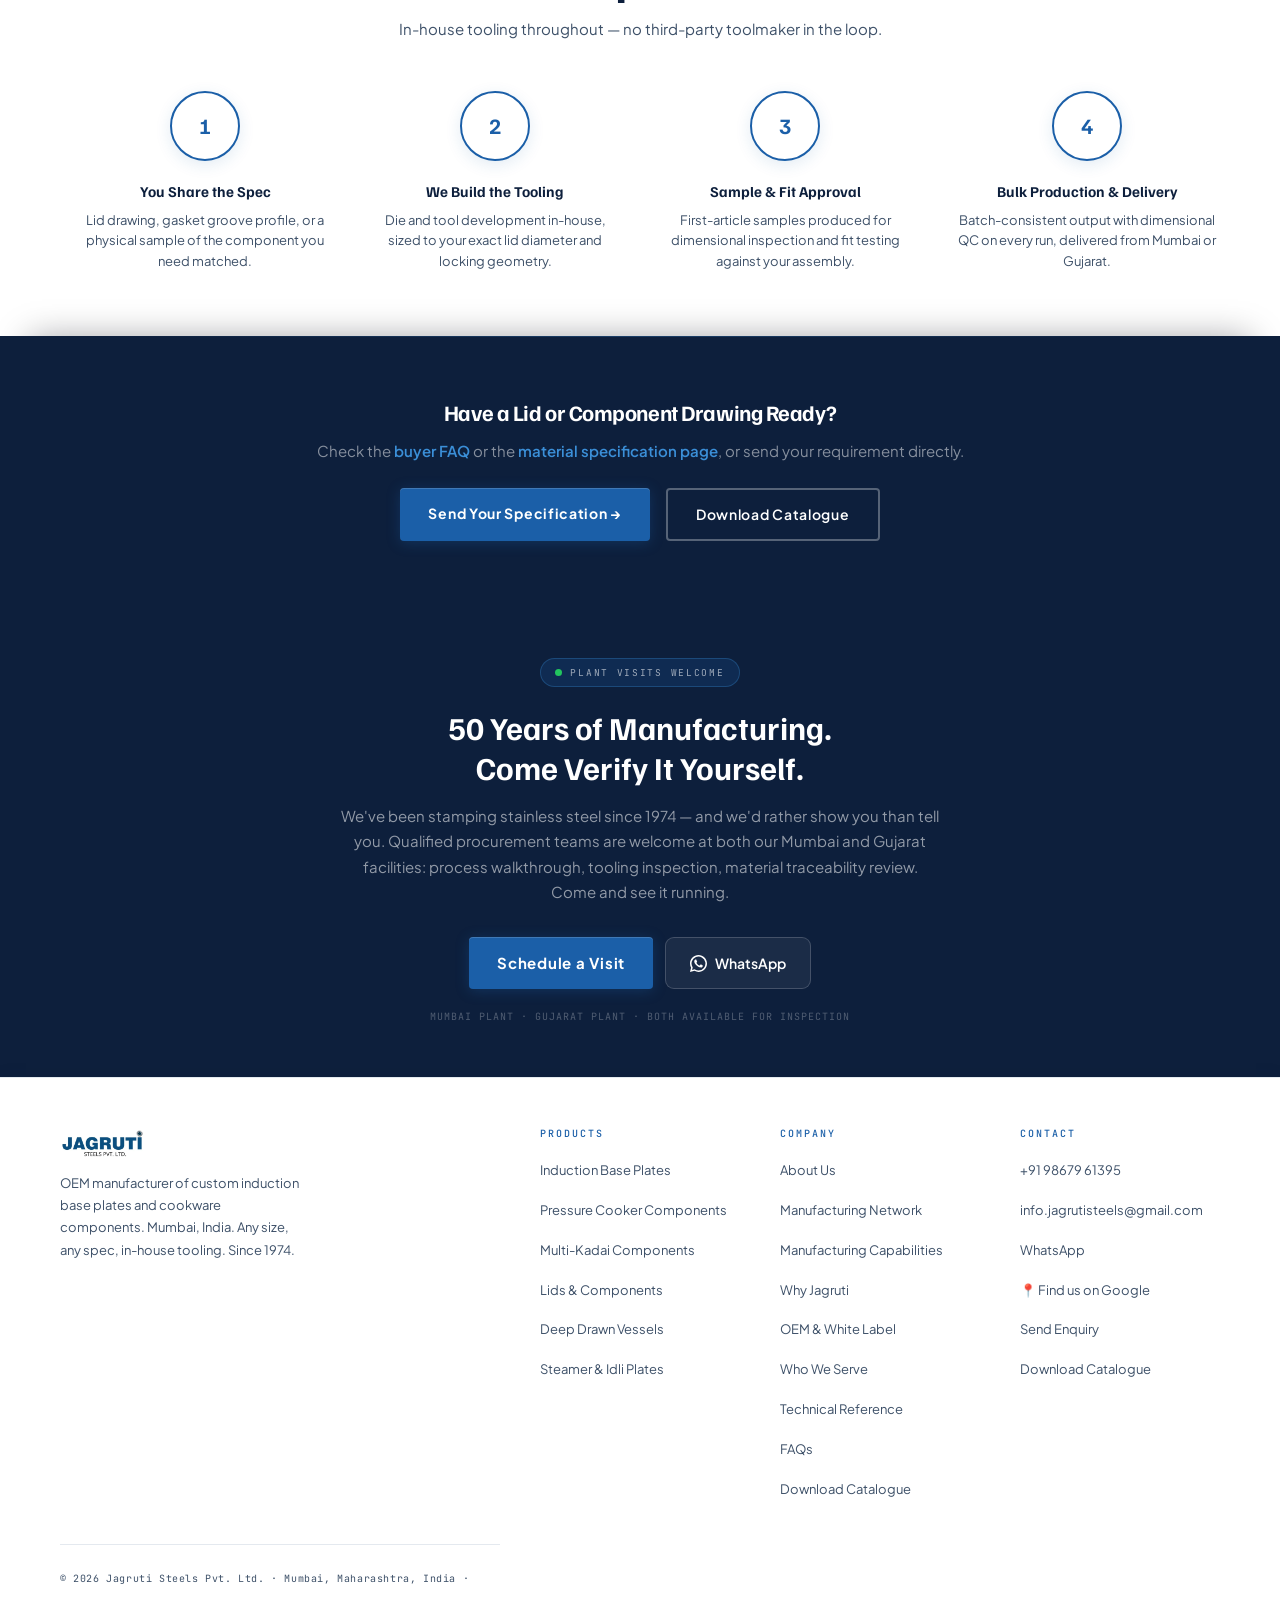
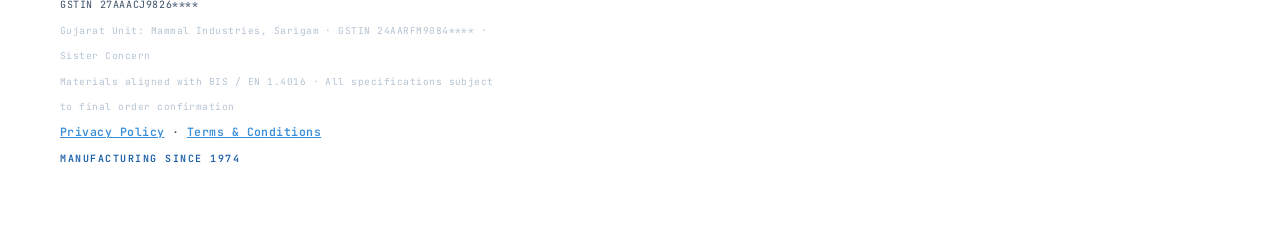
<file: pressure-cooker-components-manufacturer.html>
<!DOCTYPE html>
<html lang="en-IN">
<head>
<meta charset="UTF-8"/>
<!-- Google tag (gtag.js) -->
<script async src="https://www.googletagmanager.com/gtag/js?id=G-GZV56V0ER3"></script>
<script>
  window.dataLayer = window.dataLayer || [];
  function gtag(){dataLayer.push(arguments);}
  gtag('js', new Date());
  gtag('config', 'G-GZV56V0ER3');
</script>
<link rel="icon" type="image/png" href="/images/icon-ce06fdbe95.png"/>
<link rel="apple-touch-icon" href="/images/icon-ce06fdbe95.png"/>
<meta name="viewport" content="width=device-width,initial-scale=1.0"/>
<title>Pressure Cooker Components Manufacturer India | Jagruti</title>
<meta name="description" content="OEM manufacturer of pressure cooker lids, gasket rings &amp; pressure-body components in SS 304 &amp; SS 430. In-house tooling, Mumbai &amp; Gujarat, since 1974."/>
<meta name="keywords" content="pressure cooker lid manufacturer India, pressure cooker components OEM, pressure cooker parts manufacturer Mumbai, SS 304 pressure cooker lid supplier, pressure cooker gasket ring manufacturer, pressure cooker body stamping India, cooker lid deep draw manufacturer, IS 2347 pressure cooker components, pressure cooker OEM Gujarat"/>
<meta name="author" content="Jagruti Steels Pvt. Ltd."/>
<meta name="publisher" content="Jagruti Steels Pvt. Ltd."/>
<meta name="copyright" content="Jagruti Steels Pvt. Ltd."/>
<meta name="robots" content="index,follow,max-snippet:-1,max-image-preview:large,max-video-preview:-1"/>
<meta name="googlebot" content="index,follow"/>
<meta name="bingbot" content="index,follow"/>
<meta name="rating" content="general"/>
<meta name="referrer" content="strict-origin-when-cross-origin"/>
<meta name="theme-color" content="#0d1f3c"/>
<meta name="format-detection" content="telephone=yes"/>
<meta name="apple-mobile-web-app-capable" content="yes"/>
<meta name="mobile-web-app-capable" content="yes"/>
<meta name="apple-mobile-web-app-title" content="Jagruti Steels"/>
<meta name="application-name" content="Jagruti Steels"/>
<meta name="apple-mobile-web-app-status-bar-style" content="black-translucent"/>
<meta name="geo.region" content="IN-MH"/>
<meta name="geo.placename" content="Mumbai, Maharashtra, India"/>
<meta name="geo.position" content="19.0760;72.8777"/>
<meta name="ICBM" content="19.0760, 72.8777"/>
<meta property="og:type" content="website"/>
<meta property="og:url" content="https://www.jagrutisteels.com/pressure-cooker-components-manufacturer.html"/>
<meta property="og:site_name" content="Jagruti Steels Pvt. Ltd."/>
<meta property="og:title" content="Pressure Cooker Lid &amp; Components Manufacturer India | Jagruti Steels OEM"/>
<meta property="og:description" content="OEM manufacturer of pressure cooker lids, gasket rings, support rings and pressure-body components in SS 304 &amp; SS 430. In-house tooling, Mumbai &amp; Gujarat."/>
<meta property="og:image" content="https://www.jagrutisteels.com/catalogue-og.svg"/>
<meta property="og:image:width" content="1200"/>
<meta property="og:image:height" content="630"/>
<meta property="og:image:type" content="image/svg+xml"/>
<meta property="og:image:alt" content="Jagruti Steels Pvt. Ltd. — SS 430 Induction Base Plate OEM Manufacturer, Mumbai since 1974"/>
<meta property="og:locale" content="en_IN"/>
<meta property="og:locale:alternate" content="en_US"/>
<meta name="twitter:card" content="summary_large_image"/>
<meta name="twitter:title" content="Pressure Cooker Lid &amp; Components Manufacturer India | Jagruti Steels OEM"/>
<meta name="twitter:description" content="OEM manufacturer of pressure cooker lids, gasket rings, support rings and pressure-body components. In-house tooling, Mumbai &amp; Gujarat."/>
<meta name="twitter:image" content="https://www.jagrutisteels.com/catalogue-og.svg"/>
<link rel="canonical" href="https://www.jagrutisteels.com/pressure-cooker-components-manufacturer.html"/>
<link rel="alternate" hreflang="en-IN" href="https://www.jagrutisteels.com/pressure-cooker-components-manufacturer.html"/>
<link rel="alternate" hreflang="en" href="https://www.jagrutisteels.com/pressure-cooker-components-manufacturer.html"/>
<link rel="alternate" hreflang="x-default" href="https://www.jagrutisteels.com/pressure-cooker-components-manufacturer.html"/>
<link rel="sitemap" type="application/xml" title="Sitemap" href="/sitemap.xml"/>
<script type="application/ld+json">{"@context":"https://schema.org","@type":"BreadcrumbList","itemListElement":[{"@type":"ListItem","position":1,"name":"Home","item":"https://www.jagrutisteels.com/"},{"@type":"ListItem","position":2,"name":"Pressure Cooker Components","item":"https://www.jagrutisteels.com/pressure-cooker-components-manufacturer.html"}]}</script>
<script type="application/ld+json">{"@context":"https://schema.org","@type":"Service","name":"Pressure Cooker Lid &amp; Component OEM Manufacturing","provider":{"@id":"https://www.jagrutisteels.com/#organization"},"serviceType":"Precision metal stamping and deep draw forming for pressure cooker components","description":"OEM manufacturing of pressure cooker lids, gasket support rings, pressure-body components and lid reinforcement rings in SS 304 and SS 430, built to buyer drawing with in-house tooling.","areaServed":["India","European Union","Turkey","Vietnam","United Arab Emirates"],"url":"https://www.jagrutisteels.com/pressure-cooker-components-manufacturer.html"}</script>
<script type="application/ld+json">{"@context":"https://schema.org","@type":"FAQPage","mainEntity":[{"@type":"Question","name":"What material grade do you use for pressure cooker lids?","acceptedAnswer":{"@type":"Answer","text":"Pressure cooker lids are manufactured primarily in SS 304 for its corrosion resistance and food-contact safety, since the lid does not need induction compatibility. Support rings, gasket rings and internal pressure-bearing components are specified per buyer drawing in SS 304 or SS 430 depending on the structural and forming requirement."}},{"@type":"Question","name":"Can you manufacture pressure cooker lids to our own design and dimensions?","acceptedAnswer":{"@type":"Answer","text":"Yes. We build in-house tooling from your engineering drawing, physical sample, or dimensional spec — including lid diameter, locking mechanism interface, gasket groove profile, and handle-mounting geometry. First-article samples are produced for your dimensional approval before bulk production begins."}},{"@type":"Question","name":"Do your pressure cooker components meet Indian safety standards?","acceptedAnswer":{"@type":"Answer","text":"We manufacture to the dimensional and material specifications provided by the buyer, who is responsible for final product certification (such as IS 2347 for pressure cookers sold in India). We support this with mill certificates, dimensional inspection reports, and batch traceability documentation for your certification process."}},{"@type":"Question","name":"What pressure cooker components do you manufacture besides lids?","acceptedAnswer":{"@type":"Answer","text":"Our pressure cooker component range includes lids, gasket support rings, sealing rings, pressure-body deep-drawn shells, lid reinforcement rings, and handle/knob mounting plates. All are produced to buyer specification in SS 304 or SS 430."}}]}</script>
<link rel="preconnect" href="https://fonts.googleapis.com">
<link rel="preconnect" href="https://fonts.gstatic.com" crossorigin>
<link href="https://fonts.googleapis.com/css2?family=Plus+Jakarta+Sans:wght@300;400;500;600;700;800&family=Familjen+Grotesk:wght@400;500;600;700&family=JetBrains+Mono:wght@300;400;500&display=swap" rel="stylesheet">
<link rel="stylesheet" href="/styles.css">
<script src="/site-effects.js" defer></script>
</head>
<body>

<!-- NAV -->
<nav id="mainNav">
  <a href="/" class="nav-logo"><img src="/images/jagruti-steels-pvt-ltd-debd4e63f6.webp" alt="Jagruti Steels Pvt. Ltd."/></a>
  <ul class="nav-links">
    <li class="nav-dd">
      <a href="/#products" onclick="return false">Products <span class="nav-dd-arrow">▾</span></a>
      <div class="nav-drop">
        <a href="/#products">What We Make</a>
        <a href="/#induction">Induction Plates</a>
        <a href="/pressure-cooker-components-manufacturer.html">Pressure Cooker Components</a>
        <a href="/#multi-kadai-components">Multi-Kadai Components</a>
        <a href="/#applications">Applications</a>
      </div>
    </li>
    <li class="nav-dd">
      <a href="/#capabilities" onclick="return false">Capabilities <span class="nav-dd-arrow">▾</span></a>
      <div class="nav-drop">
        <a href="/#capabilities">Manufacturing Capabilities</a>
        <a href="/#process">How We Work</a>
      </div>
    </li>
    <li class="nav-dd">
      <a href="/#about" onclick="return false">Company <span class="nav-dd-arrow">▾</span></a>
      <div class="nav-drop">
        <a href="/#about">About Us</a>
        <a href="/#mfg-network">Manufacturing Network</a>
        <a href="/#why">Why Jagruti</a>
        <a href="/#applications-proof">How We Are Used</a>
        <a href="/oem-white-label-manufacturing.html">OEM &amp; White Label</a>
        <a href="/#markets">Who We Serve</a>
        <a href="/ss430-material-specification.html">Technical Reference</a>
      </div>
    </li>
    <li><a href="/#catalogue">Catalogue</a></li>
    <li><a href="/faq.html">FAQs</a></li>
    <li><a href="/#contact">Contact</a></li>
  </ul>
  <a href="/#contact" class="nav-cta">Request Sample</a>
  <a href="/#contact" class="nav-mob-cta">Request Sample</a>
  <button class="ham" onclick="openNav()" aria-label="Menu">&#9776;</button>
</nav>

<!-- MOBILE NAV -->
<div class="mob-overlay" id="mobNav">
  <div class="mob-header">
    <img src="/images/jagruti-steels-pvt-ltd-debd4e63f6.webp" alt="Jagruti Steels Pvt. Ltd." style="height:32px"/>
    <button class="mob-close" onclick="closeNav()">&#10005;</button>
  </div>
  <div class="mob-links">
    <div class="mob-group">Products</div>
    <a href="/#products">What We Make</a>
    <a href="/#induction">Induction Plates</a>
    <a href="/pressure-cooker-components-manufacturer.html">Pressure Cooker Components</a>
    <a href="/#multi-kadai-components">Multi-Kadai Components</a>
    <a href="/#applications">Applications</a>
    <div class="mob-group">Capabilities</div>
    <a href="/#capabilities">Manufacturing Capabilities</a>
    <a href="/#process">How We Work</a>
    <div class="mob-group">Company</div>
    <a href="/#about">About Us</a>
    <a href="/#mfg-network">Manufacturing Network</a>
    <a href="/#why">Why Jagruti</a>
    <a href="/#applications-proof">How We Are Used</a>
    <a href="/oem-white-label-manufacturing.html">OEM &amp; White Label</a>
    <a href="/#markets">Who We Serve</a>
    <a href="/ss430-material-specification.html">Technical Reference</a>
    <div class="mob-group">More</div>
    <a href="/faq.html">FAQs</a>
    <a href="/#catalogue">Catalogue</a>
    <a href="/#contact">Contact Us</a>
  </div>
  <div class="mob-footer"><a href="/#contact">Request a Sample →</a></div>
</div>

<!-- PAGE HERO -->
<section class="sec" style="padding-top:132px">
  <div class="fade-up" style="max-width:820px">
    <div class="skicker">Product Line · Pressure Cooker Components</div>
    <h1 class="sh dark" style="margin-bottom:14px">Pressure Cooker Lid &amp;<br>Component Manufacturer</h1>
    <p class="ssub dark">Fifty years of pressure-rated stamping experience goes into every batch. Jagruti manufactures pressure cooker lids, gasket support rings, sealing rings and pressure-body components for India's cookware brands and export buyers — built to your drawing in SS 304 or SS 430, with in-house tooling and dimensional consistency across every production batch.</p>
  </div>
</section>

<!-- PRODUCT BREAKDOWN -->
<section class="sec" style="background:var(--navy);padding-top:0">
  <div class="fade-up" style="text-align:center;max-width:700px;margin:0 auto 36px;padding-top:56px">
    <h2 class="sh" style="color:var(--white)">Pressure Cooker Components We Manufacture</h2>
    <p class="ssub" style="color:rgba(255,255,255,.5)">Each component built to your assembly's exact fit — lid diameter, locking geometry, gasket groove profile and handle-mount interface.</p>
  </div>
  <div class="oem-caps fade-up">
    <div class="oem-cap"><div class="oem-cap-n">01</div><div class="oem-cap-title">Pressure Cooker Lids</div><div class="oem-cap-body">Full lid stamping and forming in SS 304 — locking mechanism interface, steam vent housing, and handle-mount points built to your assembly spec.</div></div>
    <div class="oem-cap"><div class="oem-cap-n">02</div><div class="oem-cap-title">Gasket Support Rings</div><div class="oem-cap-body">Precision-formed rings that seat the rubber gasket — dimensional accuracy here directly determines seal integrity and pressure retention.</div></div>
    <div class="oem-cap"><div class="oem-cap-n">03</div><div class="oem-cap-title">Sealing &amp; Locking Rings</div><div class="oem-cap-body">Rings and collars supporting the lid-to-body locking mechanism, formed to your tolerance for a consistent lock-and-release action.</div></div>
    <div class="oem-cap"><div class="oem-cap-n">04</div><div class="oem-cap-title">Pressure-Body Deep-Drawn Shells</div><div class="oem-cap-body">Deep-drawn body shells in SS 304 or SS 430, formed to withstand sustained internal pressure across the cooker's rated operating range.</div></div>
    <div class="oem-cap"><div class="oem-cap-n">05</div><div class="oem-cap-title">Lid Reinforcement Rings</div><div class="oem-cap-body">Structural rings that reinforce the lid rim against repeated pressure cycling and daily handling stress over the product's service life.</div></div>
    <div class="oem-cap"><div class="oem-cap-n">06</div><div class="oem-cap-title">Handle &amp; Knob Mounting Plates</div><div class="oem-cap-body">Stamped mounting interfaces for bakelite or steel handles and pressure-release knobs, matched to your fastening system.</div></div>
  </div>
</section>

<!-- MATERIAL SELECTION -->
<section class="sec" style="background:var(--off)">
  <div class="fade-up" style="max-width:820px;margin:0 auto">
    <h2 class="sh dark" style="font-size:24px">Material Selection: SS 304 vs SS 430 by Component</h2>
    <p style="font-size:14px;color:var(--steel-dk);line-height:1.8;margin-top:12px">Pressure cooker components don't need to be induction-compatible, so the material choice is driven by corrosion resistance, forming behaviour and cost rather than magnetic properties. <strong style="color:var(--navy)">SS 304</strong> is our default for lids and gasket-contact surfaces, where its superior corrosion resistance and food-contact performance matter most. <strong style="color:var(--navy)">SS 430</strong> is used where a buyer's cost target or a specific structural requirement calls for it, and remains fully suitable for pressure-body shells and reinforcement rings. We confirm the recommended grade against your drawing and use case before tooling begins — see the full <a href="/ss430-material-specification.html" style="color:var(--blue);font-weight:600">SS 430 vs SS 304 comparison</a> for the underlying property data.</p>
  </div>
</section>

<!-- HOW SOURCING WORKS -->
<section class="sec">
  <div class="fade-up" style="text-align:center;max-width:680px;margin:0 auto 36px">
    <h2 class="sh dark">From Drawing to Delivered Component</h2>
    <p class="ssub dark">In-house tooling throughout — no third-party toolmaker in the loop.</p>
  </div>
  <div class="steps">
    <div class="steps-line-wrap"><div class="steps-line"></div></div>
    <div class="step fade-up"><div class="step-num">1</div><div class="step-title">You Share the Spec</div><div class="step-desc">Lid drawing, gasket groove profile, or a physical sample of the component you need matched.</div></div>
    <div class="step fade-up" style="transition-delay:.12s"><div class="step-num">2</div><div class="step-title">We Build the Tooling</div><div class="step-desc">Die and tool development in-house, sized to your exact lid diameter and locking geometry.</div></div>
    <div class="step fade-up" style="transition-delay:.24s"><div class="step-num">3</div><div class="step-title">Sample &amp; Fit Approval</div><div class="step-desc">First-article samples produced for dimensional inspection and fit testing against your assembly.</div></div>
    <div class="step fade-up" style="transition-delay:.36s"><div class="step-num">4</div><div class="step-title">Bulk Production &amp; Delivery</div><div class="step-desc">Batch-consistent output with dimensional QC on every run, delivered from Mumbai or Gujarat.</div></div>
  </div>
</section>

<!-- CROSS LINKS + CTA -->
<section class="sec" style="background:var(--navy)">
  <div class="fade-up" style="max-width:820px;margin:0 auto;text-align:center">
    <h2 class="sh" style="color:var(--white);font-size:22px">Have a Lid or Component Drawing Ready?</h2>
    <p class="ssub" style="color:rgba(255,255,255,.5);margin-bottom:24px">Check the <a href="/faq.html" style="color:var(--blue-lt);font-weight:600">buyer FAQ</a> or the <a href="/ss430-material-specification.html" style="color:var(--blue-lt);font-weight:600">material specification page</a>, or send your requirement directly.</p>
    <div style="display:flex;gap:16px;justify-content:center;flex-wrap:wrap">
      <a href="/#contact" class="btn-blue">Send Your Specification →</a>
      <a href="/#catalogue" class="btn-outline" style="border-color:rgba(255,255,255,.3);color:#fff">Download Catalogue</a>
    </div>
  </div>
</section>

<!-- FACILITY VISIT CTA -->
<section id="factory-visit" style="background:var(--navy);padding:52px 60px;text-align:center" class="facility-visit-sec">
  <div class="fade-up" style="max-width:600px;margin:0 auto">
    <div style="display:inline-flex;align-items:center;gap:8px;margin-bottom:20px;padding:6px 14px;border-radius:20px;background:rgba(27,95,168,.2);border:1px solid rgba(59,143,216,.3)">
      <div style="width:7px;height:7px;border-radius:50%;background:#22c55e;flex-shrink:0"></div>
      <span style="font-family:var(--fm);font-size:9.5px;letter-spacing:.18em;text-transform:uppercase;color:rgba(255,255,255,.6)">Plant visits welcome</span>
    </div>
    <h2 style="font-family:var(--fh);font-size:32px;font-weight:700;color:var(--white);line-height:1.25;margin-bottom:16px">50 Years of Manufacturing.<br>Come Verify It Yourself.</h2>
    <p style="font-size:15px;color:rgba(255,255,255,.55);line-height:1.7;margin-bottom:32px">We've been stamping stainless steel since 1974 — and we'd rather show you than tell you. Qualified procurement teams are welcome at both our Mumbai and Gujarat facilities: process walkthrough, tooling inspection, material traceability review. Come and see it running.</p>
    <div class="facility-visit-btns" style="display:flex;gap:12px;justify-content:center;flex-wrap:wrap">
      <a href="/#contact" class="btn-blue" style="padding:14px 28px;font-size:15px">Schedule a Visit</a>
      <a href="https://wa.me/919867961395?text=Hi%2C%20I%27d%20like%20to%20schedule%20a%20factory%20visit." target="_blank" rel="noopener" style="display:inline-flex;align-items:center;gap:8px;padding:14px 24px;background:rgba(255,255,255,.06);border:1.5px solid rgba(255,255,255,.18);color:var(--white);border-radius:9px;font-weight:600;font-size:14px;transition:all .2s;text-decoration:none">
        <svg width="17" height="17" viewBox="0 0 24 24" fill="currentColor"><path d="M17.472 14.382c-.297-.149-1.758-.867-2.03-.967-.273-.099-.471-.148-.67.15-.197.297-.767.966-.94 1.164-.173.199-.347.223-.644.075-.297-.15-1.255-.463-2.39-1.475-.883-.788-1.48-1.761-1.653-2.059-.173-.297-.018-.458.13-.606.134-.133.298-.347.446-.52.149-.174.198-.298.298-.497.099-.198.05-.371-.025-.52-.075-.149-.669-1.612-.916-2.207-.242-.579-.487-.5-.669-.51-.173-.008-.371-.01-.57-.01-.198 0-.52.074-.792.372-.272.297-1.04 1.016-1.04 2.479 0 1.462 1.065 2.875 1.213 3.074.149.198 2.096 3.2 5.077 4.487.709.306 1.262.489 1.694.625.712.227 1.36.195 1.871.118.571-.085 1.758-.719 2.006-1.413.248-.694.248-1.289.173-1.413-.074-.124-.272-.198-.57-.347z"/><path d="M12 0C5.373 0 0 5.373 0 12c0 2.126.55 4.122 1.512 5.856L0 24l6.348-1.664A11.936 11.936 0 0 0 12 24c6.627 0 12-5.373 12-12S18.627 0 12 0zm0 21.818a9.818 9.818 0 0 1-5.014-1.373l-.358-.214-3.74.981.998-3.646-.236-.375A9.818 9.818 0 1 1 12 21.818z"/></svg>
        WhatsApp
      </a>
    </div>
    <p style="margin-top:20px;font-family:var(--fm);font-size:10px;color:rgba(255,255,255,.28);letter-spacing:.1em">MUMBAI PLANT · GUJARAT PLANT · BOTH AVAILABLE FOR INSPECTION</p>
  </div>
</section>

<!-- FOOTER -->
<footer>
  <div class="footer-top">
    <div>
      <div class="footer-logo"><img src="/images/jagruti-steels-pvt-ltd-debd4e63f6.webp" alt="Jagruti Steels Pvt. Ltd."/></div>
      <p class="footer-desc">OEM manufacturer of custom induction base plates and cookware components. Mumbai, India. Any size, any spec, in-house tooling. Since 1974.</p>
    </div>
    <div>
      <div class="fc-title">Products</div>
      <ul class="fc-links">
        <li><a href="/#induction">Induction Base Plates</a></li>
        <li><a href="/pressure-cooker-components-manufacturer.html">Pressure Cooker Components</a></li>
        <li><a href="/#multi-kadai-components">Multi-Kadai Components</a></li>
        <li><a href="/#products">Lids &amp; Components</a></li>
        <li><a href="/#products">Deep Drawn Vessels</a></li>
        <li><a href="/#products">Steamer &amp; Idli Plates</a></li>
      </ul>
    </div>
    <div>
      <div class="fc-title">Company</div>
      <ul class="fc-links">
        <li><a href="/#about">About Us</a></li>
        <li><a href="/#mfg-network">Manufacturing Network</a></li>
        <li><a href="/#capabilities">Manufacturing Capabilities</a></li>
        <li><a href="/#why">Why Jagruti</a></li>
        <li><a href="/oem-white-label-manufacturing.html">OEM &amp; White Label</a></li>
        <li><a href="/#markets">Who We Serve</a></li>
        <li><a href="/ss430-material-specification.html">Technical Reference</a></li>
        <li><a href="/faq.html">FAQs</a></li>
        <li><a href="/#catalogue">Download Catalogue</a></li>
      </ul>
    </div>
    <div>
      <div class="fc-title">Contact</div>
      <ul class="fc-links">
        <li><a href="tel:+919867961395">+91 98679 61395</a></li>
        <li><a href="mailto:info.jagrutisteels&#64;gmail.com">info.jagrutisteels&#64;gmail.com</a></li>
        <li><a href="https://wa.me/919867961395" target="_blank">WhatsApp</a></li>
        <li><a href="https://share.google/bu9HMhydqlmTl7jRD" target="_blank" rel="noopener">📍 Find us on Google</a></li>
        <li><a href="/#contact">Send Enquiry</a></li>
        <li><a href="/#catalogue">Download Catalogue</a></li>
      </ul>
  </div>
  <div class="footer-bottom">
    <div>
      <span class="footer-copy">© 2026 Jagruti Steels Pvt. Ltd. · Mumbai, Maharashtra, India · GSTIN 27AAACJ9826****</span><br>
      <span style="font-family:var(--fm);font-size:9.5px;color:rgba(107,135,164,.5);letter-spacing:.05em">Gujarat Unit: Mammal Industries, Sarigam · GSTIN 24AARFM9084**** · Sister Concern</span><br>
      <span style="font-family:var(--fm);font-size:9.5px;color:rgba(107,135,164,.5);letter-spacing:.05em">Materials aligned with BIS / EN 1.4016 · All specifications subject to final order confirmation</span><br>
      <span style="font-family:var(--fm);font-size:11.5px;color:var(--steel-dk);letter-spacing:.04em;margin-top:4px;display:inline-block"><a href="/privacy-policy.html" style="color:var(--blue-lt);text-decoration:underline;font-weight:600">Privacy Policy</a> · <a href="/terms-and-conditions.html" style="color:var(--blue-lt);text-decoration:underline;font-weight:600">Terms & Conditions</a></span>
    </div>
    <span class="footer-since">Manufacturing Since 1974</span>
  </div>
</footer>

<!-- MOBILE STICKY CTA -->
<div class="msticky" id="mstickyBar">
  <a href="https://wa.me/919867961395?text=Hi+Jagruti+Steels%2C+I+need+help+with+a+component+requirement." target="_blank" rel="noopener" class="msticky-wa" aria-label="WhatsApp Jagruti" onclick="if(typeof gtag!=='undefined')gtag('event','mobile_sticky_wa_click',{event_category:'lead'})"><svg width="20" height="20" viewBox="0 0 24 24" fill="#16a34a"><path d="M17.6 6.32A8.86 8.86 0 0 0 12.05 4C7.44 4 3.7 7.7 3.7 12.28a8.15 8.15 0 0 0 1.15 4.2L3.5 20.5l4.15-1.3a8.9 8.9 0 0 0 4.38 1.14h.01c4.61 0 8.35-3.7 8.35-8.27a8.15 8.15 0 0 0-2.79-5.75Zm-5.55 12.7h-.01a7.4 7.4 0 0 1-3.76-1.02l-.27-.16-2.8.87.9-2.7-.18-.28a6.74 6.74 0 0 1-1.06-3.65c0-3.75 3.08-6.8 6.87-6.8a6.9 6.9 0 0 1 4.86 1.98 6.7 6.7 0 0 1 2.01 4.75c0 3.75-3.08 6.8-6.86 6.8Zm3.77-5.1c-.2-.1-1.19-.58-1.38-.64-.18-.07-.32-.1-.45.1-.13.2-.51.65-.63.78-.11.13-.23.15-.43.05-.2-.1-.86-.31-1.63-1-.6-.53-1.01-1.18-1.13-1.38-.12-.2-.01-.3.09-.4.09-.1.2-.24.3-.36.1-.12.13-.2.2-.34.07-.13.03-.25-.02-.35-.05-.1-.45-1.08-.62-1.48-.16-.39-.33-.33-.45-.34l-.38-.01c-.13 0-.35.05-.53.25-.18.2-.7.68-.7 1.65 0 .97.72 1.9.82 2.03.1.13 1.4 2.14 3.4 3 .48.2.85.33 1.14.42.48.15.91.13 1.26.08.38-.06 1.19-.49 1.36-.96.17-.47.17-.87.12-.96-.05-.09-.18-.14-.38-.24Z"/></svg></a>
  <a href="/#contact" class="msticky-cta" onclick="if(typeof gtag!=='undefined')gtag('event','mobile_sticky_cta_click',{event_category:'lead'})">Request a Sample →</a>
</div>


<script>
window.addEventListener('scroll', function() {
  document.getElementById('mainNav').classList.toggle('scrolled', window.scrollY > 20);
  var msticky = document.getElementById('mstickyBar');
  if (msticky) {
    var contactEl = document.getElementById('contact');
    var nearContact = contactEl && contactEl.getBoundingClientRect().top < window.innerHeight;
    msticky.classList.toggle('visible', window.scrollY > 500 && !nearContact);
  }
}, {passive:true});

// Scroll reveal
var revealObs = new IntersectionObserver(function(entries){
  entries.forEach(function(e){
    if (!e.isIntersecting) return;
    e.target.classList.add('visible');
    revealObs.unobserve(e.target);
  });
}, {threshold: 0.1});
document.querySelectorAll('.fade-up,.fade-left,.fade-right').forEach(function(el){ revealObs.observe(el); });
function openNav() {
  document.getElementById('mobNav').classList.add('open');
  document.body.style.overflow = 'hidden';
}
function closeNav() {
  document.getElementById('mobNav').classList.remove('open');
  document.body.style.overflow = '';
}
document.querySelectorAll('.mob-links a').forEach(function(a){
  a.addEventListener('click', closeNav);
});
</script>
</body>
</html>
</file>
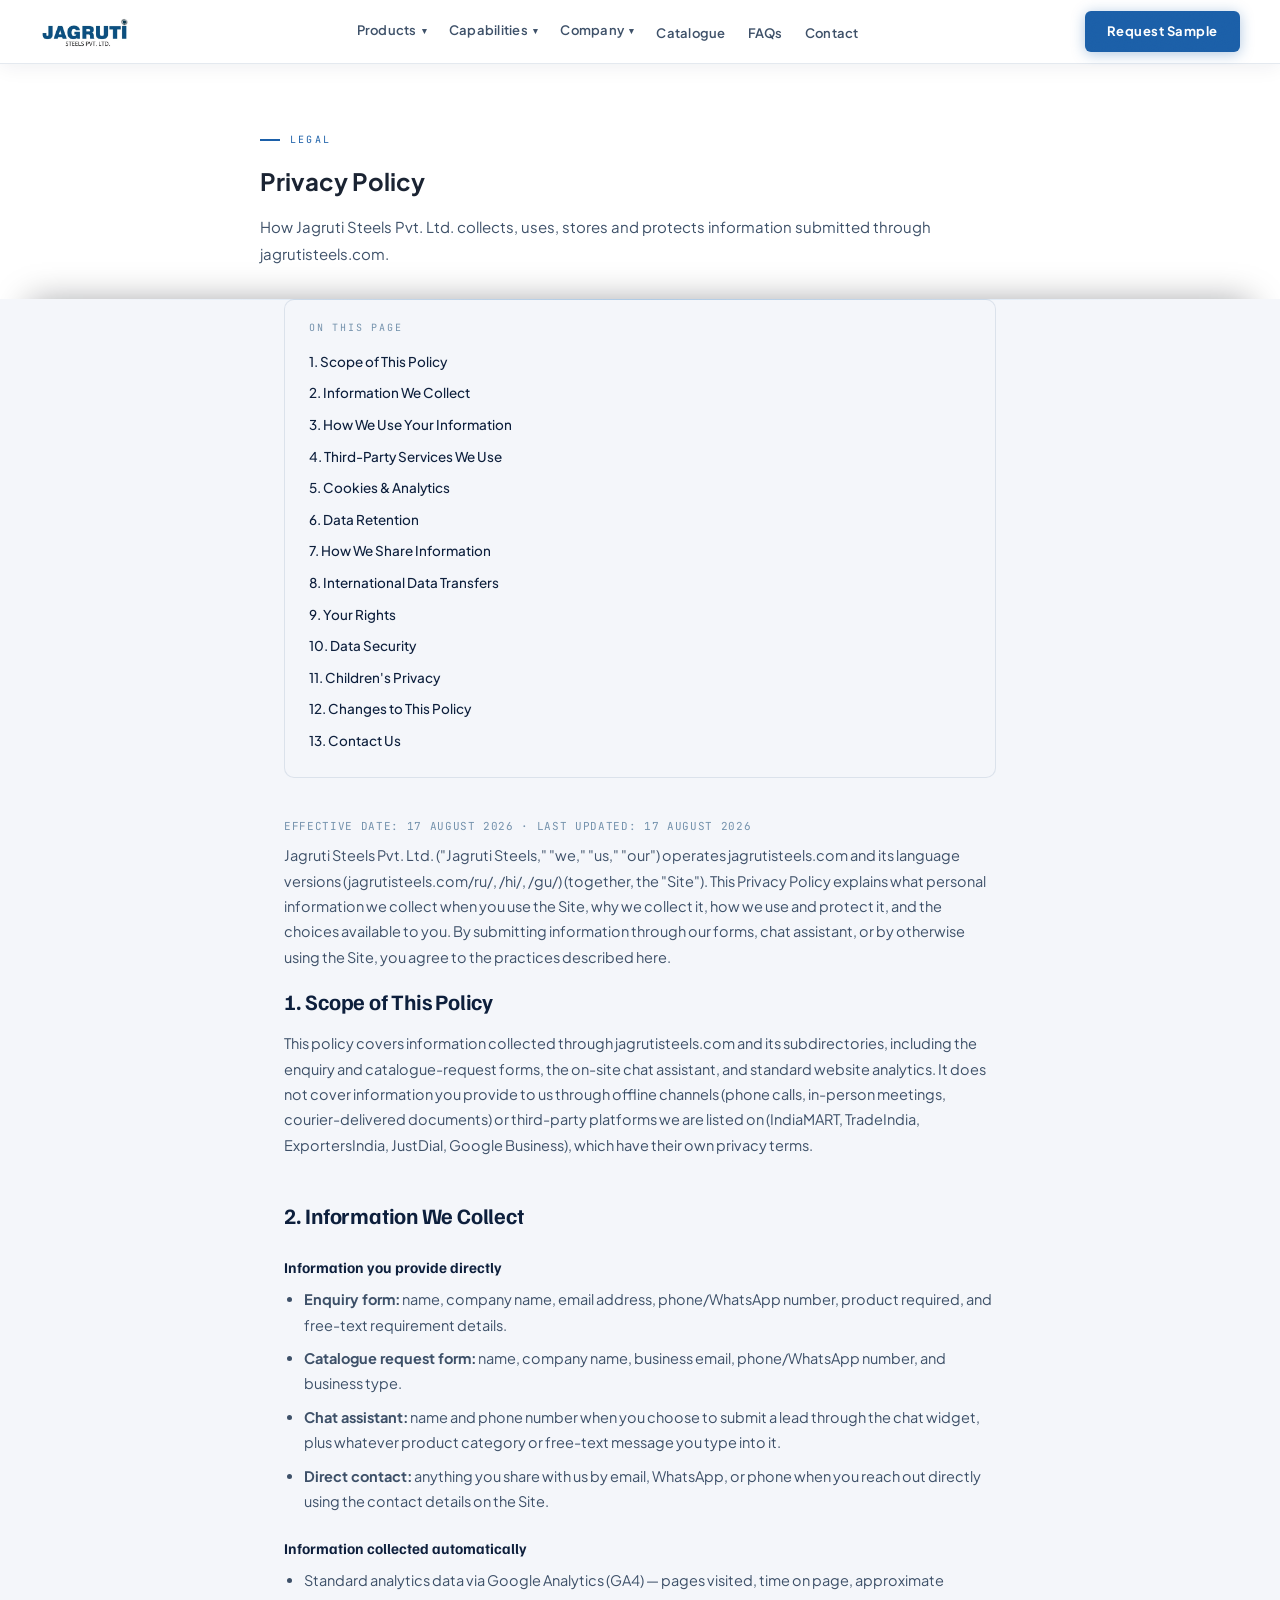
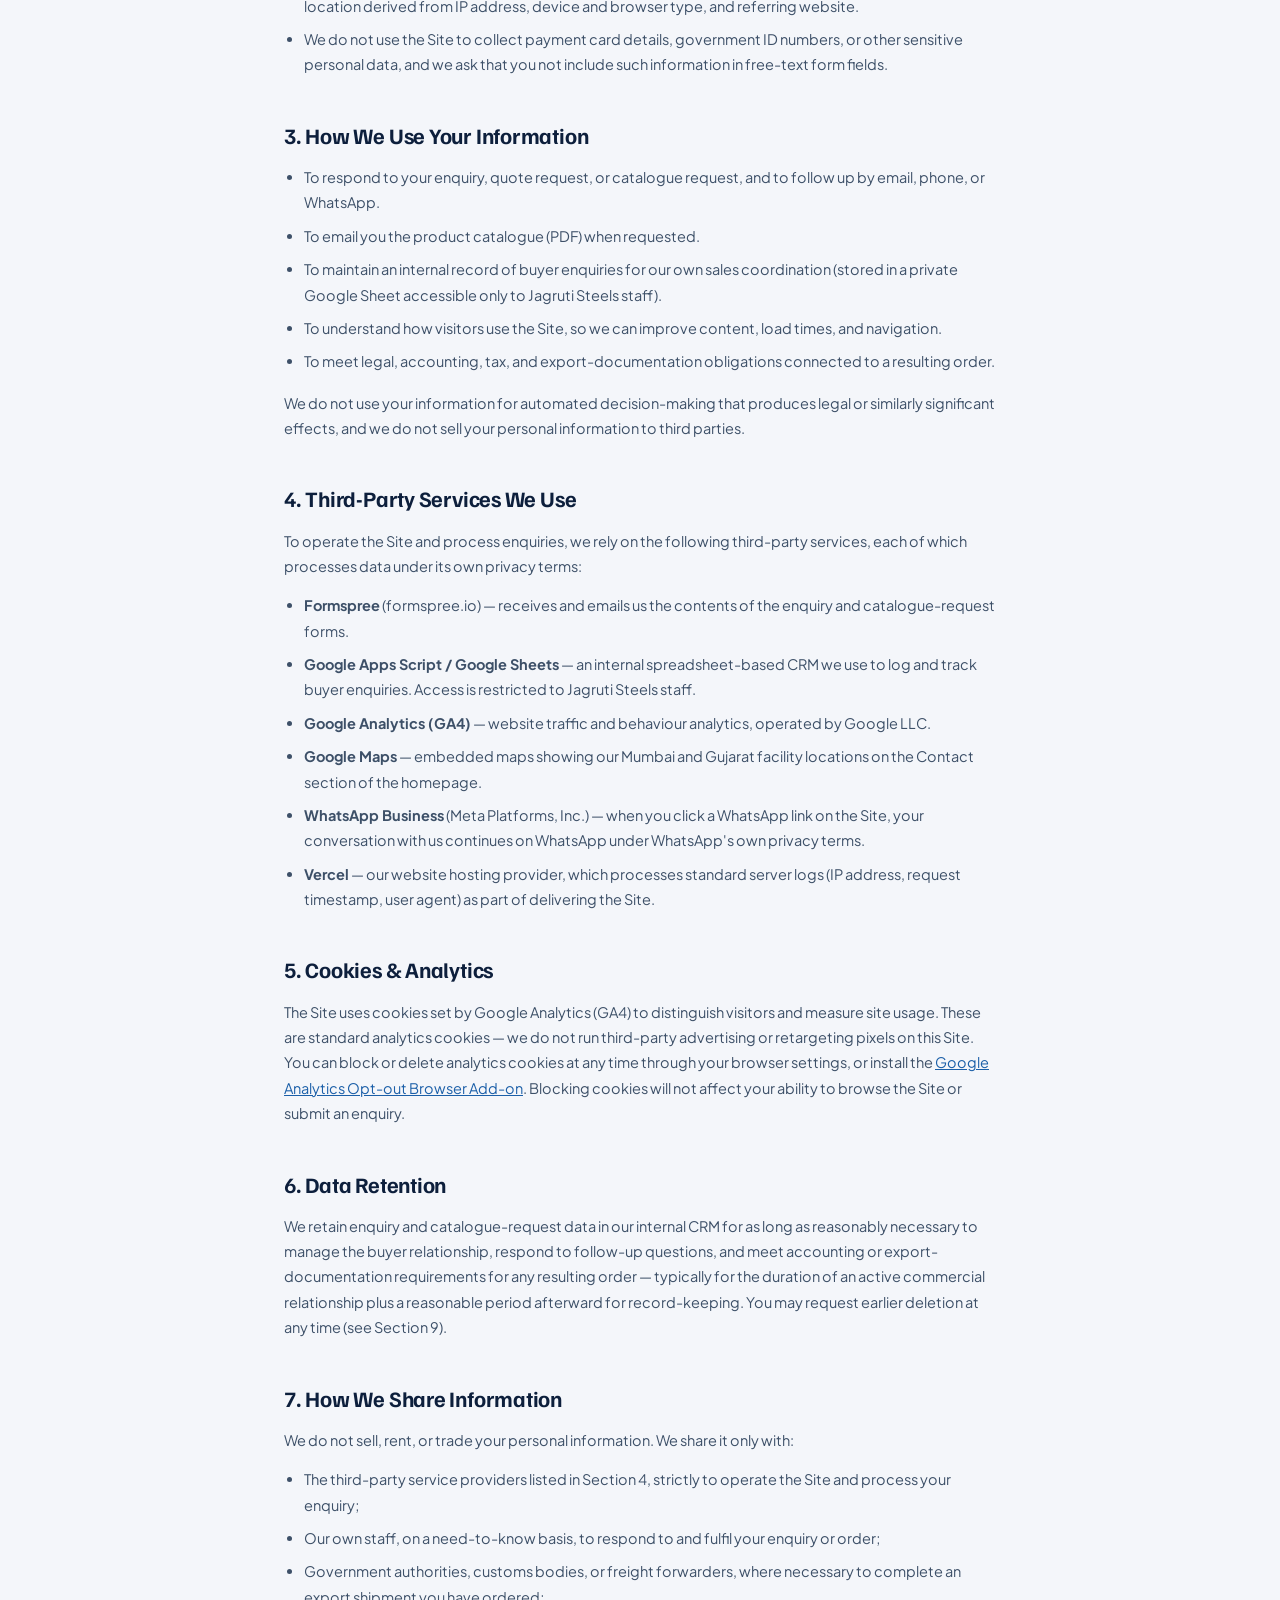
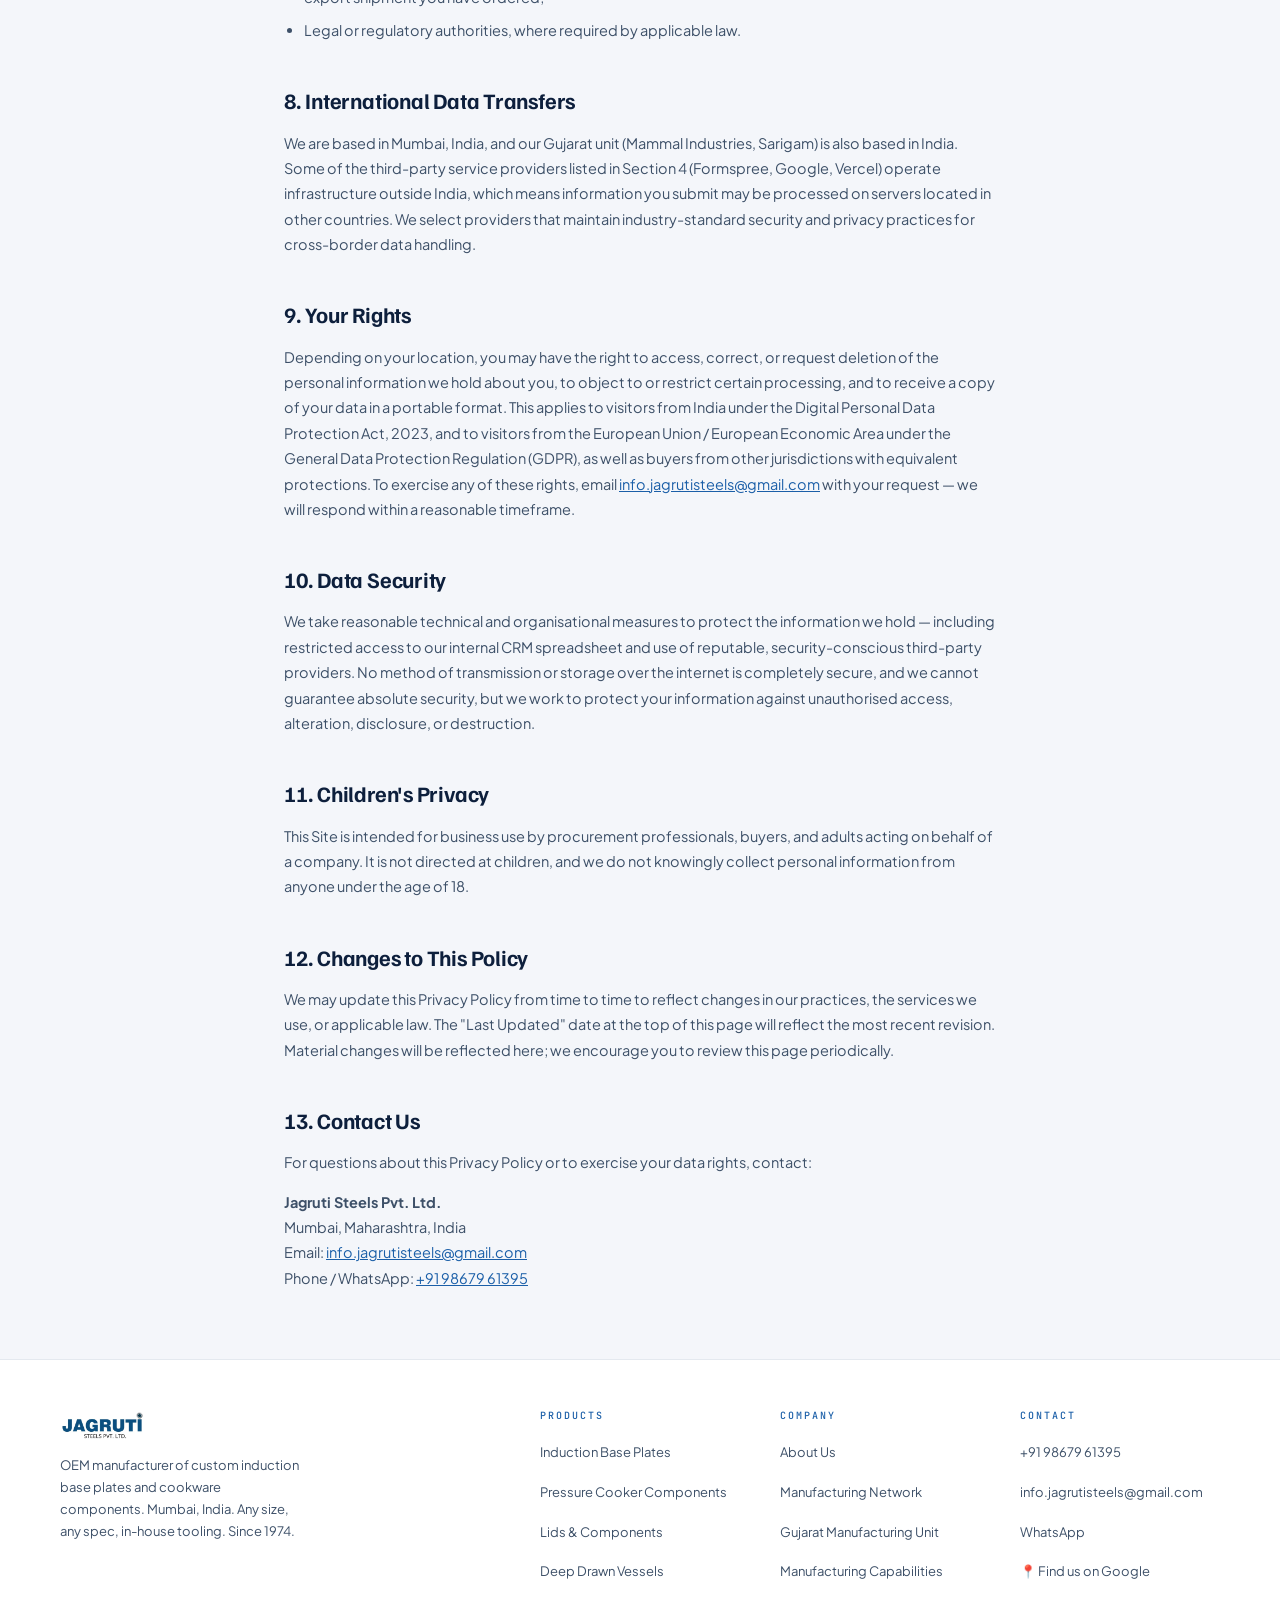
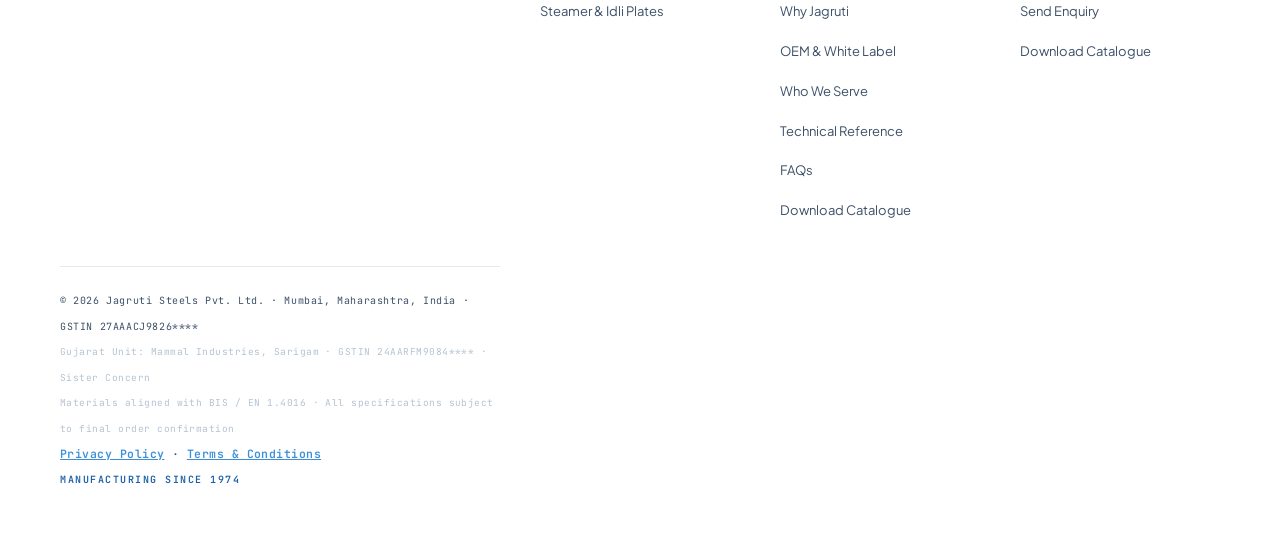
<file: privacy-policy.html>
<!DOCTYPE html>
<html lang="en-IN">
<head>
<meta charset="UTF-8"/>
<!-- Google tag (gtag.js) -->
<script async src="https://www.googletagmanager.com/gtag/js?id=G-GZV56V0ER3"></script>
<script>
  window.dataLayer = window.dataLayer || [];
  function gtag(){dataLayer.push(arguments);}
  gtag('js', new Date());
  gtag('config', 'G-GZV56V0ER3');
</script>
<link rel="icon" type="image/png" href="/images/icon-ce06fdbe95.png"/>
<link rel="apple-touch-icon" href="/images/icon-ce06fdbe95.png"/>
<meta name="viewport" content="width=device-width,initial-scale=1.0"/>
<title>Privacy Policy | Jagruti Steels Pvt. Ltd.</title>
<meta name="description" content="How Jagruti Steels Pvt. Ltd. collects, uses, stores and protects personal data submitted through jagrutisteels.com — enquiry forms, catalogue requests, the chat assistant, and site analytics."/>
<meta name="robots" content="index,follow"/>
<meta name="googlebot" content="index,follow"/>
<meta name="referrer" content="strict-origin-when-cross-origin"/>
<meta name="theme-color" content="#0d1f3c"/>
<meta name="apple-mobile-web-app-title" content="Jagruti Steels"/>
<meta name="application-name" content="Jagruti Steels"/>
<meta property="og:type" content="website"/>
<meta property="og:url" content="https://www.jagrutisteels.com/privacy-policy.html"/>
<meta property="og:site_name" content="Jagruti Steels Pvt. Ltd."/>
<meta property="og:title" content="Privacy Policy | Jagruti Steels Pvt. Ltd."/>
<meta property="og:description" content="How Jagruti Steels Pvt. Ltd. collects, uses, stores and protects personal data submitted through jagrutisteels.com."/>
<meta property="og:image" content="https://www.jagrutisteels.com/catalogue-og.svg"/>
<meta property="og:locale" content="en_IN"/>
<link rel="canonical" href="https://www.jagrutisteels.com/privacy-policy.html"/>
<link rel="alternate" hreflang="en-IN" href="https://www.jagrutisteels.com/privacy-policy.html"/>
<link rel="alternate" hreflang="x-default" href="https://www.jagrutisteels.com/privacy-policy.html"/>
<link rel="sitemap" type="application/xml" title="Sitemap" href="/sitemap.xml"/>
<script type="application/ld+json">{"@context":"https://schema.org","@type":"BreadcrumbList","itemListElement":[{"@type":"ListItem","position":1,"name":"Home","item":"https://www.jagrutisteels.com/"},{"@type":"ListItem","position":2,"name":"Privacy Policy","item":"https://www.jagrutisteels.com/privacy-policy.html"}]}</script>
<link rel="preconnect" href="https://fonts.googleapis.com">
<link rel="preconnect" href="https://fonts.gstatic.com" crossorigin>
<link href="https://fonts.googleapis.com/css2?family=Plus+Jakarta+Sans:wght@300;400;500;600;700;800&family=Familjen+Grotesk:wght@400;500;600;700&family=JetBrains+Mono:wght@300;400;500&display=swap" rel="stylesheet">
<link rel="stylesheet" href="/styles.css">
<script src="/site-effects.js" defer></script>
<style>
.legal-wrap{max-width:760px;margin:0 auto;padding:0 24px}
.legal-wrap h2{font-family:var(--fh);font-size:22px;font-weight:700;color:var(--navy);margin:40px 0 12px;letter-spacing:-.01em}
.legal-wrap h2:first-of-type{margin-top:8px}
.legal-wrap h3{font-family:var(--fh);font-size:15px;font-weight:700;color:var(--navy);margin:22px 0 8px}
.legal-wrap p{font-size:14.5px;line-height:1.75;color:var(--steel-dk);margin-bottom:14px}
.legal-wrap ul{margin:0 0 16px 20px;padding:0}
.legal-wrap li{font-size:14.5px;line-height:1.75;color:var(--steel-dk);margin-bottom:8px}
.legal-wrap a{color:var(--blue);text-decoration:underline}
.legal-meta{font-family:var(--fm);font-size:11px;color:var(--steel);letter-spacing:.06em;text-transform:uppercase;margin-bottom:8px}
.legal-toc{background:var(--off);border:1.5px solid var(--border);border-radius:10px;padding:20px 24px;margin:28px 0 40px}
.legal-toc-title{font-family:var(--fm);font-size:10px;letter-spacing:.18em;text-transform:uppercase;color:var(--steel);margin-bottom:10px}
.legal-toc a{display:block;font-size:13.5px;color:var(--navy);text-decoration:none;padding:5px 0;font-weight:500}
.legal-toc a:hover{color:var(--blue)}
</style>
</head>
<body>

<!-- NAV -->
<nav id="mainNav">
  <a href="/" class="nav-logo"><img src="/images/jagruti-steels-pvt-ltd-debd4e63f6.webp" alt="Jagruti Steels Pvt. Ltd."/></a>
  <ul class="nav-links">
    <li class="nav-dd">
      <a href="/#products" onclick="return false">Products <span class="nav-dd-arrow">▾</span></a>
      <div class="nav-drop">
        <a href="/#products">What We Make</a>
        <a href="/#induction">Induction Plates</a>
        <a href="/pressure-cooker-components-manufacturer.html">Pressure Cooker Components</a>
        <a href="/#applications">Applications</a>
      </div>
    </li>
    <li class="nav-dd">
      <a href="/#capabilities" onclick="return false">Capabilities <span class="nav-dd-arrow">▾</span></a>
      <div class="nav-drop">
        <a href="/#capabilities">Manufacturing Capabilities</a>
        <a href="/#process">How We Work</a>
      </div>
    </li>
    <li class="nav-dd">
      <a href="/#about" onclick="return false">Company <span class="nav-dd-arrow">▾</span></a>
      <div class="nav-drop">
        <a href="/#about">About Us</a>
        <a href="/#mfg-network">Manufacturing Network</a>
        <a href="/induction-base-plate-manufacturer-gujarat.html">Gujarat Manufacturing Unit</a>
        <a href="/#why">Why Jagruti</a>
        <a href="/#applications-proof">How We Are Used</a>
        <a href="/oem-white-label-manufacturing.html">OEM &amp; White Label</a>
        <a href="/#markets">Who We Serve</a>
        <a href="/ss430-material-specification.html">Technical Reference</a>
      </div>
    </li>
    <li><a href="/#catalogue">Catalogue</a></li>
    <li><a href="/faq.html">FAQs</a></li>
    <li><a href="/#contact">Contact</a></li>
  </ul>
  <a href="/#contact" class="nav-cta">Request Sample</a>
  <a href="/#contact" class="nav-mob-cta">Request Sample</a>
  <button class="ham" onclick="openNav()" aria-label="Menu">&#9776;</button>
</nav>

<!-- MOBILE NAV -->
<div class="mob-overlay" id="mobNav">
  <div class="mob-header">
    <img src="/images/jagruti-steels-pvt-ltd-debd4e63f6.webp" alt="Jagruti Steels Pvt. Ltd." style="height:32px"/>
    <button class="mob-close" onclick="closeNav()">&#10005;</button>
  </div>
  <div class="mob-links">
    <div class="mob-group">Products</div>
    <a href="/#products">What We Make</a>
    <a href="/#induction">Induction Plates</a>
    <a href="/pressure-cooker-components-manufacturer.html">Pressure Cooker Components</a>
    <a href="/#applications">Applications</a>
    <div class="mob-group">Capabilities</div>
    <a href="/#capabilities">Manufacturing Capabilities</a>
    <a href="/#process">How We Work</a>
    <div class="mob-group">Company</div>
    <a href="/#about">About Us</a>
    <a href="/#mfg-network">Manufacturing Network</a>
    <a href="/induction-base-plate-manufacturer-gujarat.html">Gujarat Manufacturing Unit</a>
    <a href="/#why">Why Jagruti</a>
    <a href="/#applications-proof">How We Are Used</a>
    <a href="/oem-white-label-manufacturing.html">OEM &amp; White Label</a>
    <a href="/#markets">Who We Serve</a>
    <a href="/ss430-material-specification.html">Technical Reference</a>
    <div class="mob-group">More</div>
    <a href="/faq.html">FAQs</a>
    <a href="/#catalogue">Catalogue</a>
    <a href="/#contact">Contact Us</a>
  </div>
  <div class="mob-footer"><a href="/#contact">Request a Sample →</a></div>
</div>

<!-- PAGE HERO -->
<section class="sec" style="padding-top:132px;padding-bottom:0">
  <div class="fade-up" style="max-width:760px;margin:0 auto 32px">
    <div class="skicker">Legal</div>
    <h1 class="sh dark" style="margin-bottom:14px">Privacy Policy</h1>
    <p class="ssub dark">How Jagruti Steels Pvt. Ltd. collects, uses, stores and protects information submitted through jagrutisteels.com.</p>
  </div>
</section>

<!-- CONTENT -->
<section class="sec" style="background:var(--off);padding-top:0">
  <div class="legal-wrap">

    <div class="legal-toc">
      <div class="legal-toc-title">On This Page</div>
      <a href="#scope">1. Scope of This Policy</a>
      <a href="#collect">2. Information We Collect</a>
      <a href="#use">3. How We Use Your Information</a>
      <a href="#thirdparty">4. Third-Party Services We Use</a>
      <a href="#cookies">5. Cookies &amp; Analytics</a>
      <a href="#retention">6. Data Retention</a>
      <a href="#sharing">7. How We Share Information</a>
      <a href="#international">8. International Data Transfers</a>
      <a href="#rights">9. Your Rights</a>
      <a href="#security">10. Data Security</a>
      <a href="#children">11. Children's Privacy</a>
      <a href="#changes">12. Changes to This Policy</a>
      <a href="#contact-us">13. Contact Us</a>
    </div>

    <div class="legal-meta">Effective Date: 17 August 2026 · Last Updated: 17 August 2026</div>
    <p>Jagruti Steels Pvt. Ltd. ("Jagruti Steels," "we," "us," "our") operates jagrutisteels.com and its language versions (jagrutisteels.com/ru/, /hi/, /gu/) (together, the "Site"). This Privacy Policy explains what personal information we collect when you use the Site, why we collect it, how we use and protect it, and the choices available to you. By submitting information through our forms, chat assistant, or by otherwise using the Site, you agree to the practices described here.</p>

    <h2 id="scope">1. Scope of This Policy</h2>
    <p>This policy covers information collected through jagrutisteels.com and its subdirectories, including the enquiry and catalogue-request forms, the on-site chat assistant, and standard website analytics. It does not cover information you provide to us through offline channels (phone calls, in-person meetings, courier-delivered documents) or third-party platforms we are listed on (IndiaMART, TradeIndia, ExportersIndia, JustDial, Google Business), which have their own privacy terms.</p>

    <h2 id="collect">2. Information We Collect</h2>
    <h3>Information you provide directly</h3>
    <ul>
      <li><strong>Enquiry form:</strong> name, company name, email address, phone/WhatsApp number, product required, and free-text requirement details.</li>
      <li><strong>Catalogue request form:</strong> name, company name, business email, phone/WhatsApp number, and business type.</li>
      <li><strong>Chat assistant:</strong> name and phone number when you choose to submit a lead through the chat widget, plus whatever product category or free-text message you type into it.</li>
      <li><strong>Direct contact:</strong> anything you share with us by email, WhatsApp, or phone when you reach out directly using the contact details on the Site.</li>
    </ul>
    <h3>Information collected automatically</h3>
    <ul>
      <li>Standard analytics data via Google Analytics (GA4) — pages visited, time on page, approximate location derived from IP address, device and browser type, and referring website.</li>
      <li>We do not use the Site to collect payment card details, government ID numbers, or other sensitive personal data, and we ask that you not include such information in free-text form fields.</li>
    </ul>

    <h2 id="use">3. How We Use Your Information</h2>
    <ul>
      <li>To respond to your enquiry, quote request, or catalogue request, and to follow up by email, phone, or WhatsApp.</li>
      <li>To email you the product catalogue (PDF) when requested.</li>
      <li>To maintain an internal record of buyer enquiries for our own sales coordination (stored in a private Google Sheet accessible only to Jagruti Steels staff).</li>
      <li>To understand how visitors use the Site, so we can improve content, load times, and navigation.</li>
      <li>To meet legal, accounting, tax, and export-documentation obligations connected to a resulting order.</li>
    </ul>
    <p>We do not use your information for automated decision-making that produces legal or similarly significant effects, and we do not sell your personal information to third parties.</p>

    <h2 id="thirdparty">4. Third-Party Services We Use</h2>
    <p>To operate the Site and process enquiries, we rely on the following third-party services, each of which processes data under its own privacy terms:</p>
    <ul>
      <li><strong>Formspree</strong> (formspree.io) — receives and emails us the contents of the enquiry and catalogue-request forms.</li>
      <li><strong>Google Apps Script / Google Sheets</strong> — an internal spreadsheet-based CRM we use to log and track buyer enquiries. Access is restricted to Jagruti Steels staff.</li>
      <li><strong>Google Analytics (GA4)</strong> — website traffic and behaviour analytics, operated by Google LLC.</li>
      <li><strong>Google Maps</strong> — embedded maps showing our Mumbai and Gujarat facility locations on the Contact section of the homepage.</li>
      <li><strong>WhatsApp Business</strong> (Meta Platforms, Inc.) — when you click a WhatsApp link on the Site, your conversation with us continues on WhatsApp under WhatsApp's own privacy terms.</li>
      <li><strong>Vercel</strong> — our website hosting provider, which processes standard server logs (IP address, request timestamp, user agent) as part of delivering the Site.</li>
    </ul>

    <h2 id="cookies">5. Cookies &amp; Analytics</h2>
    <p>The Site uses cookies set by Google Analytics (GA4) to distinguish visitors and measure site usage. These are standard analytics cookies — we do not run third-party advertising or retargeting pixels on this Site. You can block or delete analytics cookies at any time through your browser settings, or install the <a href="https://tools.google.com/dlpage/gaoptout" target="_blank" rel="noopener">Google Analytics Opt-out Browser Add-on</a>. Blocking cookies will not affect your ability to browse the Site or submit an enquiry.</p>

    <h2 id="retention">6. Data Retention</h2>
    <p>We retain enquiry and catalogue-request data in our internal CRM for as long as reasonably necessary to manage the buyer relationship, respond to follow-up questions, and meet accounting or export-documentation requirements for any resulting order — typically for the duration of an active commercial relationship plus a reasonable period afterward for record-keeping. You may request earlier deletion at any time (see Section 9).</p>

    <h2 id="sharing">7. How We Share Information</h2>
    <p>We do not sell, rent, or trade your personal information. We share it only with:</p>
    <ul>
      <li>The third-party service providers listed in Section 4, strictly to operate the Site and process your enquiry;</li>
      <li>Our own staff, on a need-to-know basis, to respond to and fulfil your enquiry or order;</li>
      <li>Government authorities, customs bodies, or freight forwarders, where necessary to complete an export shipment you have ordered;</li>
      <li>Legal or regulatory authorities, where required by applicable law.</li>
    </ul>

    <h2 id="international">8. International Data Transfers</h2>
    <p>We are based in Mumbai, India, and our Gujarat unit (Mammal Industries, Sarigam) is also based in India. Some of the third-party service providers listed in Section 4 (Formspree, Google, Vercel) operate infrastructure outside India, which means information you submit may be processed on servers located in other countries. We select providers that maintain industry-standard security and privacy practices for cross-border data handling.</p>

    <h2 id="rights">9. Your Rights</h2>
    <p>Depending on your location, you may have the right to access, correct, or request deletion of the personal information we hold about you, to object to or restrict certain processing, and to receive a copy of your data in a portable format. This applies to visitors from India under the Digital Personal Data Protection Act, 2023, and to visitors from the European Union / European Economic Area under the General Data Protection Regulation (GDPR), as well as buyers from other jurisdictions with equivalent protections. To exercise any of these rights, email <a href="mailto:info.jagrutisteels@gmail.com">info.jagrutisteels@gmail.com</a> with your request — we will respond within a reasonable timeframe.</p>

    <h2 id="security">10. Data Security</h2>
    <p>We take reasonable technical and organisational measures to protect the information we hold — including restricted access to our internal CRM spreadsheet and use of reputable, security-conscious third-party providers. No method of transmission or storage over the internet is completely secure, and we cannot guarantee absolute security, but we work to protect your information against unauthorised access, alteration, disclosure, or destruction.</p>

    <h2 id="children">11. Children's Privacy</h2>
    <p>This Site is intended for business use by procurement professionals, buyers, and adults acting on behalf of a company. It is not directed at children, and we do not knowingly collect personal information from anyone under the age of 18.</p>

    <h2 id="changes">12. Changes to This Policy</h2>
    <p>We may update this Privacy Policy from time to time to reflect changes in our practices, the services we use, or applicable law. The "Last Updated" date at the top of this page will reflect the most recent revision. Material changes will be reflected here; we encourage you to review this page periodically.</p>

    <h2 id="contact-us">13. Contact Us</h2>
    <p>For questions about this Privacy Policy or to exercise your data rights, contact:</p>
    <p style="margin-bottom:4px"><strong>Jagruti Steels Pvt. Ltd.</strong><br>
    Mumbai, Maharashtra, India<br>
    Email: <a href="mailto:info.jagrutisteels@gmail.com">info.jagrutisteels@gmail.com</a><br>
    Phone / WhatsApp: <a href="tel:+919867961395">+91 98679 61395</a></p>

  </div>
</section>

<!-- FOOTER -->
<footer>
  <div class="footer-top">
    <div>
      <div class="footer-logo"><img src="/images/jagruti-steels-pvt-ltd-debd4e63f6.webp" alt="Jagruti Steels Pvt. Ltd."/></div>
      <p class="footer-desc">OEM manufacturer of custom induction base plates and cookware components. Mumbai, India. Any size, any spec, in-house tooling. Since 1974.</p>
    </div>
    <div>
      <div class="fc-title">Products</div>
      <ul class="fc-links">
        <li><a href="/#induction">Induction Base Plates</a></li>
        <li><a href="/pressure-cooker-components-manufacturer.html">Pressure Cooker Components</a></li>
        <li><a href="/#products">Lids &amp; Components</a></li>
        <li><a href="/#products">Deep Drawn Vessels</a></li>
        <li><a href="/#products">Steamer &amp; Idli Plates</a></li>
      </ul>
    </div>
    <div>
      <div class="fc-title">Company</div>
      <ul class="fc-links">
        <li><a href="/#about">About Us</a></li>
        <li><a href="/#mfg-network">Manufacturing Network</a></li>
        <li><a href="/induction-base-plate-manufacturer-gujarat.html">Gujarat Manufacturing Unit</a></li>
        <li><a href="/#capabilities">Manufacturing Capabilities</a></li>
        <li><a href="/#why">Why Jagruti</a></li>
        <li><a href="/oem-white-label-manufacturing.html">OEM &amp; White Label</a></li>
        <li><a href="/#markets">Who We Serve</a></li>
        <li><a href="/ss430-material-specification.html">Technical Reference</a></li>
        <li><a href="/faq.html">FAQs</a></li>
        <li><a href="/#catalogue">Download Catalogue</a></li>
      </ul>
    </div>
    <div>
      <div class="fc-title">Contact</div>
      <ul class="fc-links">
        <li><a href="tel:+919867961395">+91 98679 61395</a></li>
        <li><a href="mailto:info.jagrutisteels&#64;gmail.com">info.jagrutisteels&#64;gmail.com</a></li>
        <li><a href="https://wa.me/919867961395" target="_blank">WhatsApp</a></li>
        <li><a href="https://share.google/bu9HMhydqlmTl7jRD" target="_blank" rel="noopener">📍 Find us on Google</a></li>
        <li><a href="/#contact">Send Enquiry</a></li>
        <li><a href="/#catalogue">Download Catalogue</a></li>
      </ul>
  </div>
  <div class="footer-bottom">
    <div>
      <span class="footer-copy">© 2026 Jagruti Steels Pvt. Ltd. · Mumbai, Maharashtra, India · GSTIN 27AAACJ9826****</span><br>
      <span style="font-family:var(--fm);font-size:9.5px;color:rgba(107,135,164,.5);letter-spacing:.05em">Gujarat Unit: Mammal Industries, Sarigam · GSTIN 24AARFM9084**** · Sister Concern</span><br>
      <span style="font-family:var(--fm);font-size:9.5px;color:rgba(107,135,164,.5);letter-spacing:.05em">Materials aligned with BIS / EN 1.4016 · All specifications subject to final order confirmation</span><br>
      <span style="font-family:var(--fm);font-size:11.5px;color:var(--steel-dk);letter-spacing:.04em;margin-top:4px;display:inline-block"><a href="/privacy-policy.html" style="color:var(--blue-lt);text-decoration:underline;font-weight:600">Privacy Policy</a> · <a href="/terms-and-conditions.html" style="color:var(--blue-lt);text-decoration:underline;font-weight:600">Terms &amp; Conditions</a></span>
    </div>
    <span class="footer-since">Manufacturing Since 1974</span>
  </div>
</footer>

<!-- MOBILE STICKY CTA -->
<div class="msticky" id="mstickyBar">
  <a href="https://wa.me/919867961395?text=Hi+Jagruti+Steels%2C+I+need+help+with+a+component+requirement." target="_blank" rel="noopener" class="msticky-wa" aria-label="WhatsApp Jagruti" onclick="if(typeof gtag!=='undefined')gtag('event','mobile_sticky_wa_click',{event_category:'lead'})"><svg width="20" height="20" viewBox="0 0 24 24" fill="#16a34a"><path d="M17.6 6.32A8.86 8.86 0 0 0 12.05 4C7.44 4 3.7 7.7 3.7 12.28a8.15 8.15 0 0 0 1.15 4.2L3.5 20.5l4.15-1.3a8.9 8.9 0 0 0 4.38 1.14h.01c4.61 0 8.35-3.7 8.35-8.27a8.15 8.15 0 0 0-2.79-5.75Zm-5.55 12.7h-.01a7.4 7.4 0 0 1-3.76-1.02l-.27-.16-2.8.87.9-2.7-.18-.28a6.74 6.74 0 0 1-1.06-3.65c0-3.75 3.08-6.8 6.87-6.8a6.9 6.9 0 0 1 4.86 1.98 6.7 6.7 0 0 1 2.01 4.75c0 3.75-3.08 6.8-6.86 6.8Zm3.77-5.1c-.2-.1-1.19-.58-1.38-.64-.18-.07-.32-.1-.45.1-.13.2-.51.65-.63.78-.11.13-.23.15-.43.05-.2-.1-.86-.31-1.63-1-.6-.53-1.01-1.18-1.13-1.38-.12-.2-.01-.3.09-.4.09-.1.2-.24.3-.36.1-.12.13-.2.2-.34.07-.13.03-.25-.02-.35-.05-.1-.45-1.08-.62-1.48-.16-.39-.33-.33-.45-.34l-.38-.01c-.13 0-.35.05-.53.25-.18.2-.7.68-.7 1.65 0 .97.72 1.9.82 2.03.1.13 1.4 2.14 3.4 3 .48.2.85.33 1.14.42.48.15.91.13 1.26.08.38-.06 1.19-.49 1.36-.96.17-.47.17-.87.12-.96-.05-.09-.18-.14-.38-.24Z"/></svg></a>
  <a href="/#contact" class="msticky-cta" onclick="if(typeof gtag!=='undefined')gtag('event','mobile_sticky_cta_click',{event_category:'lead'})">Request a Sample →</a>
</div>

<script>
window.addEventListener('scroll', function() {
  document.getElementById('mainNav').classList.toggle('scrolled', window.scrollY > 20);
  var msticky = document.getElementById('mstickyBar');
  if (msticky) { msticky.classList.toggle('visible', window.scrollY > 500); }
}, {passive:true});

var revealObs = new IntersectionObserver(function(entries){
  entries.forEach(function(e){
    if (!e.isIntersecting) return;
    e.target.classList.add('visible');
    revealObs.unobserve(e.target);
  });
}, {threshold: 0.1});
document.querySelectorAll('.fade-up,.fade-left,.fade-right').forEach(function(el){ revealObs.observe(el); });

function openNav() {
  document.getElementById('mobNav').classList.add('open');
  document.body.style.overflow = 'hidden';
}
function closeNav() {
  document.getElementById('mobNav').classList.remove('open');
  document.body.style.overflow = '';
}
document.querySelectorAll('.mob-links a').forEach(function(a){ a.addEventListener('click', closeNav); });
</script>
</body>
</html>
</file>
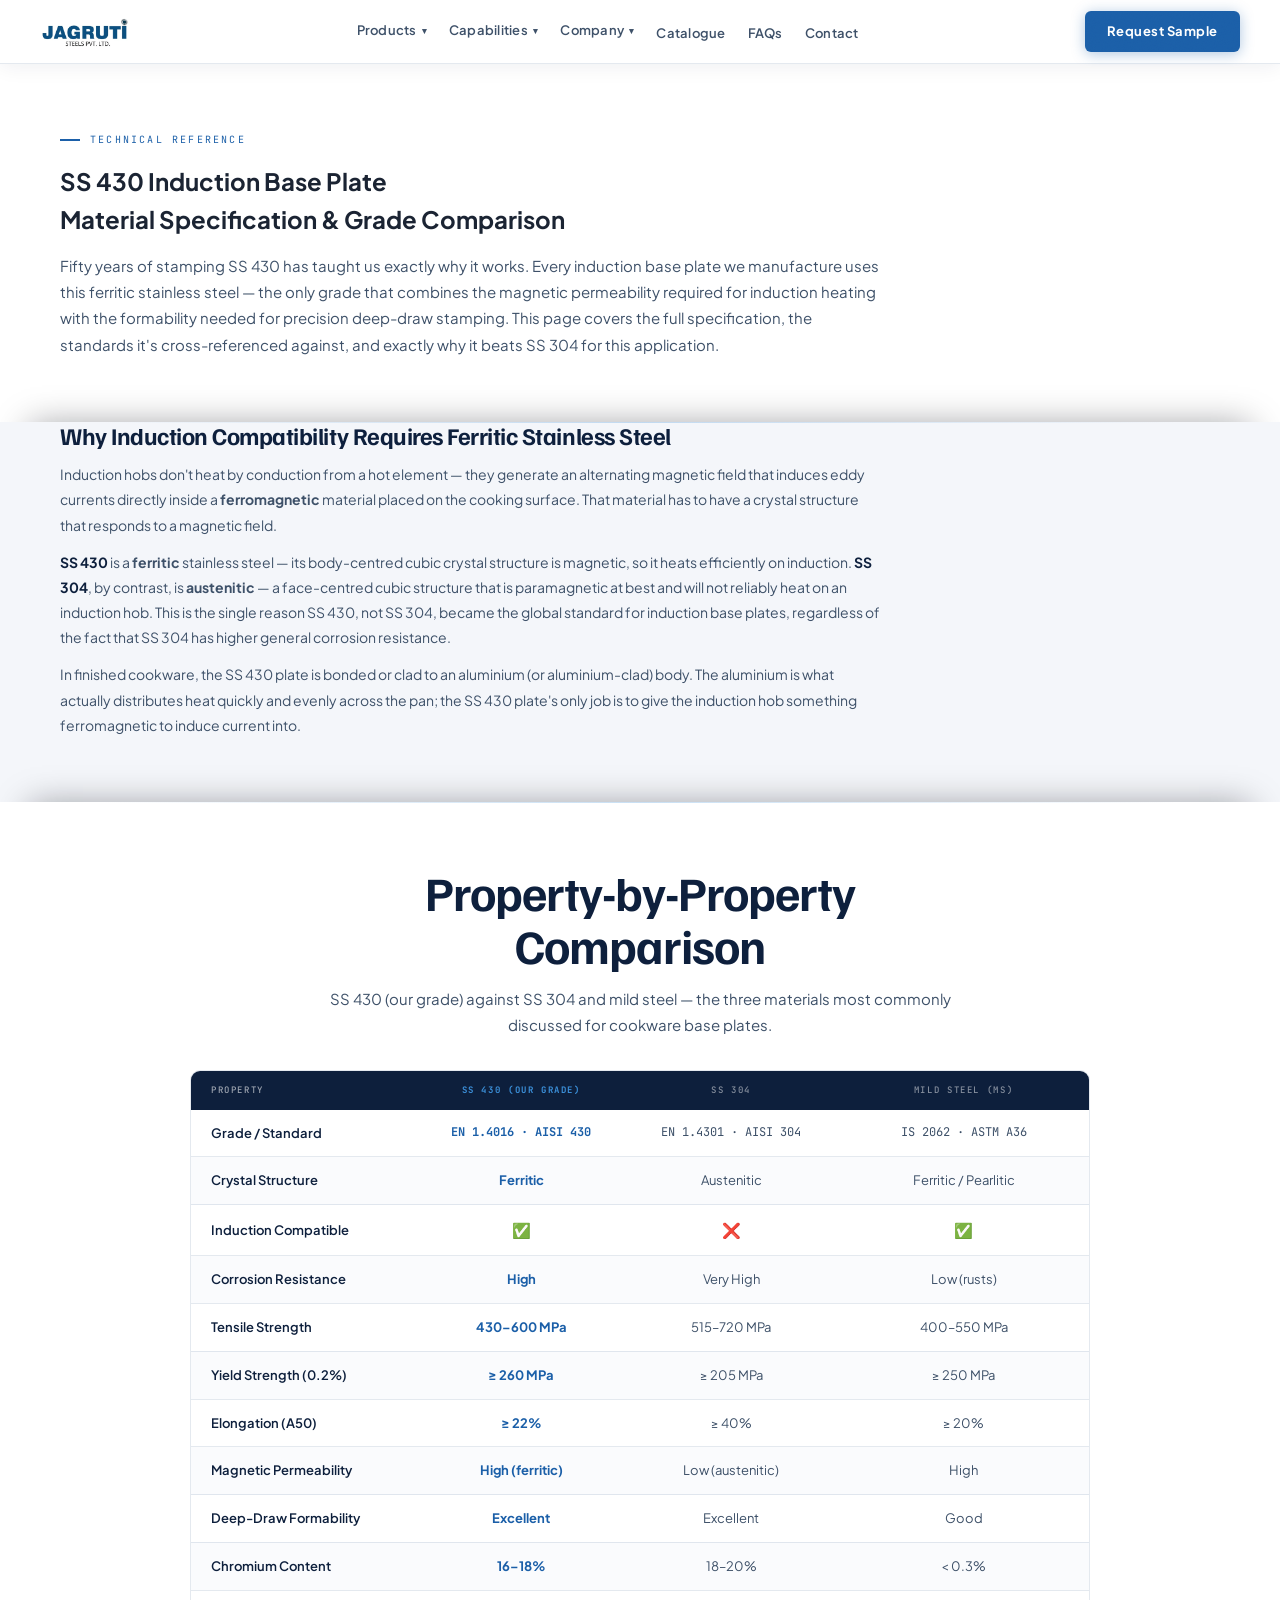
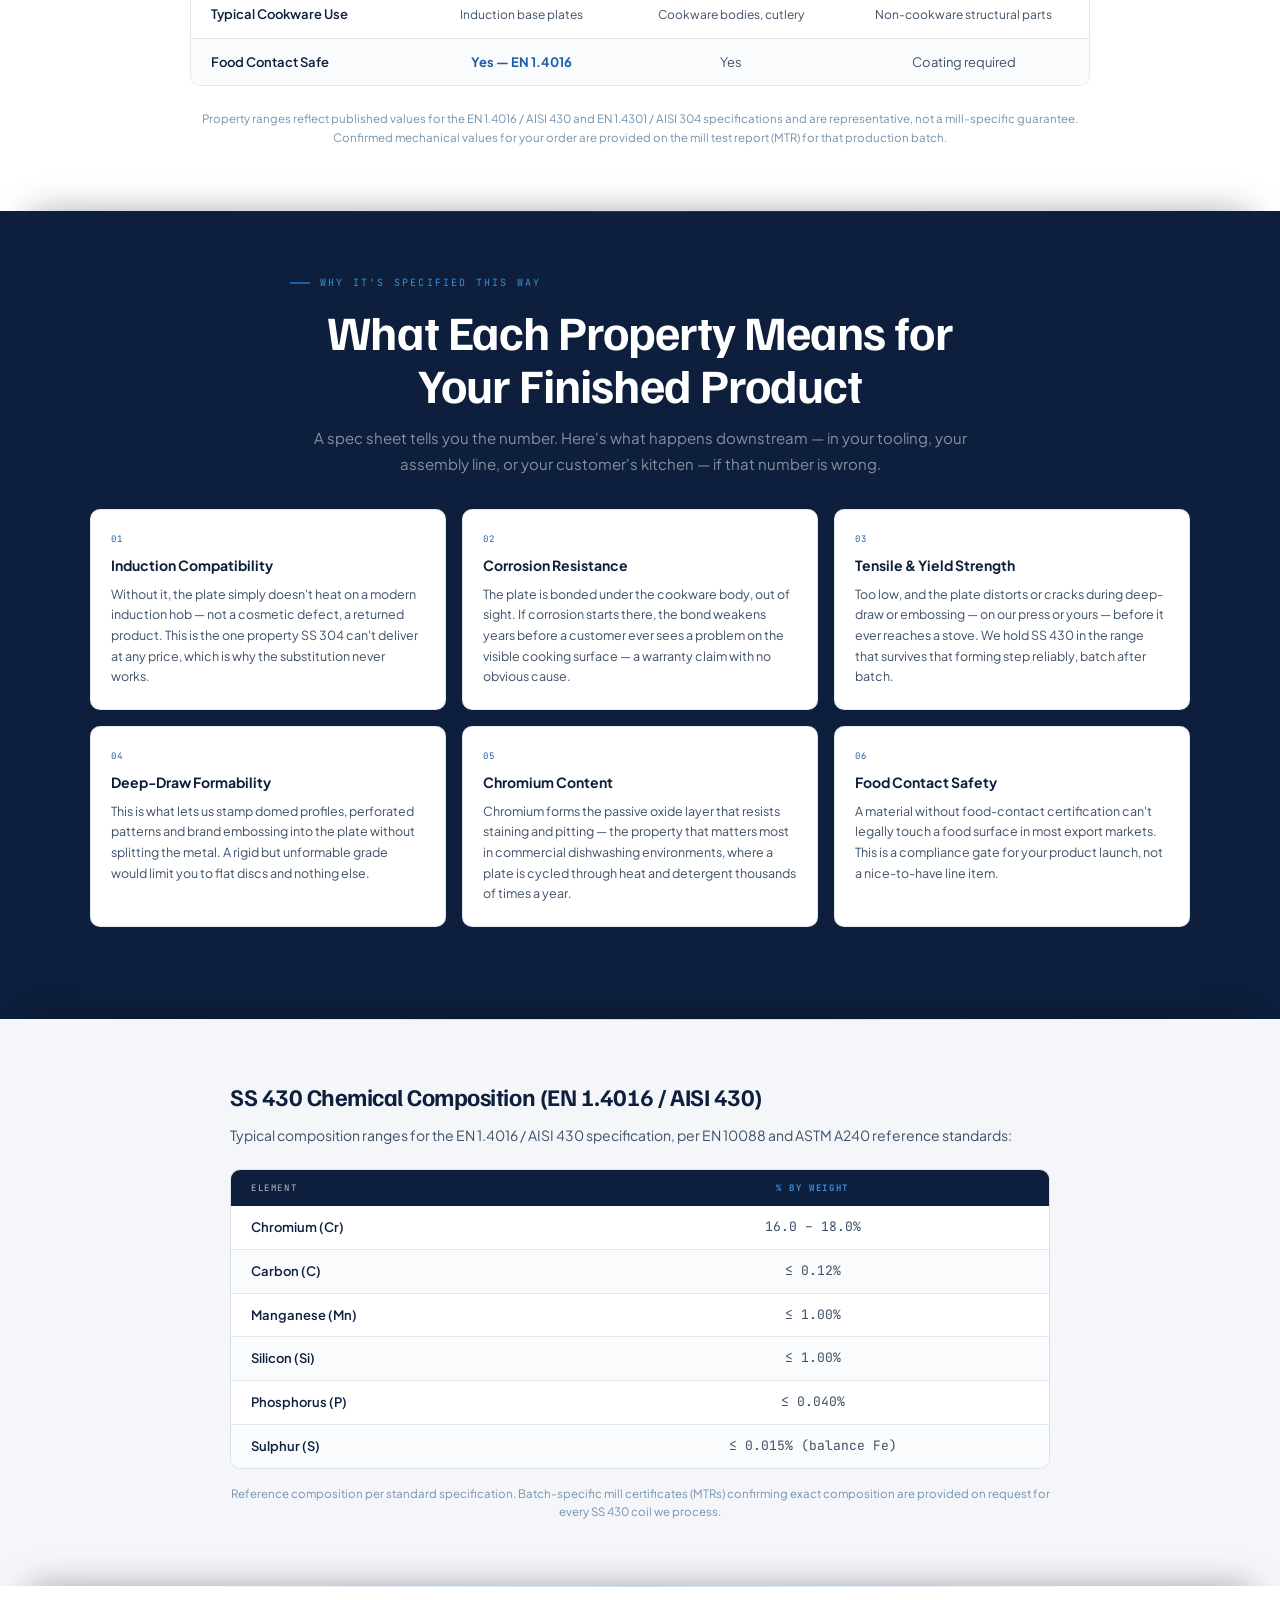
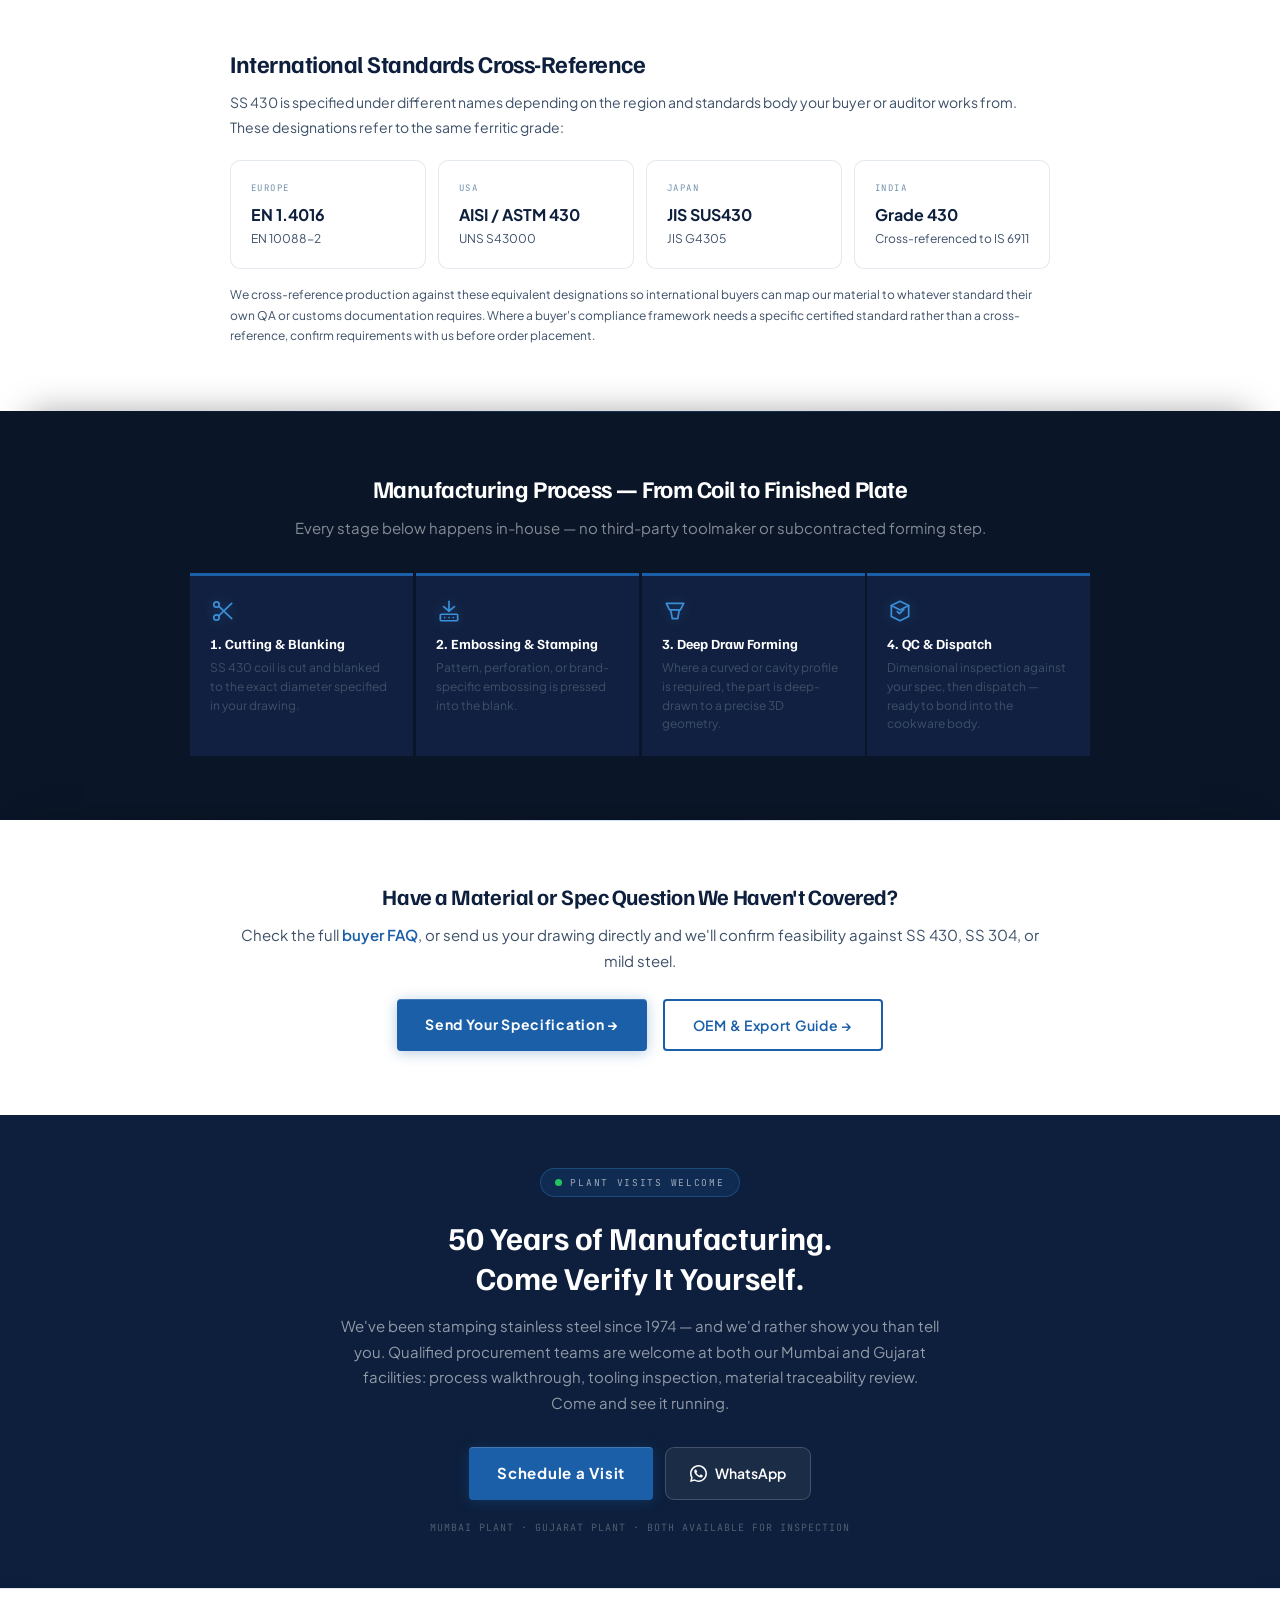
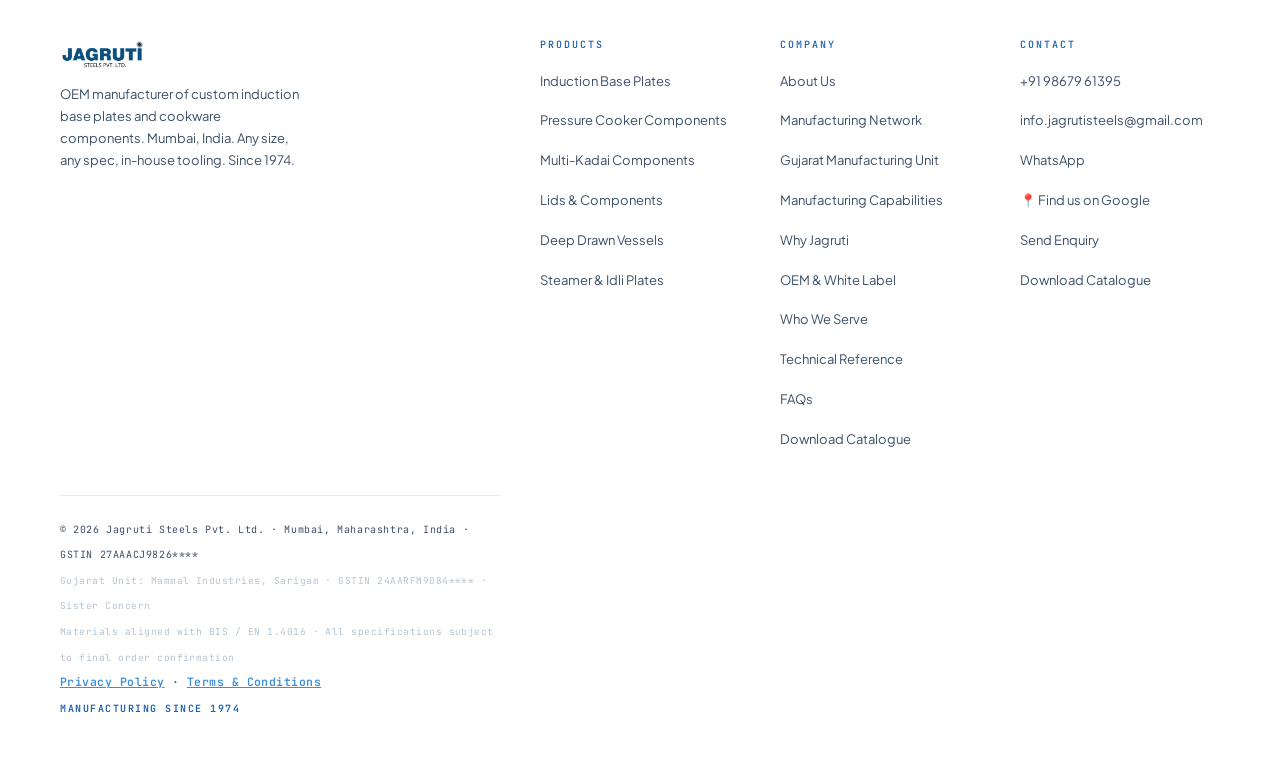
<file: ss430-material-specification.html>
<!DOCTYPE html>
<html lang="en-IN">
<head>
<meta charset="UTF-8"/>
<!-- Google tag (gtag.js) -->
<script async src="https://www.googletagmanager.com/gtag/js?id=G-GZV56V0ER3"></script>
<script>
  window.dataLayer = window.dataLayer || [];
  function gtag(){dataLayer.push(arguments);}
  gtag('js', new Date());
  gtag('config', 'G-GZV56V0ER3');
</script>
<link rel="icon" type="image/png" href="/images/icon-ce06fdbe95.png"/>
<link rel="apple-touch-icon" href="/images/icon-ce06fdbe95.png"/>
<meta name="viewport" content="width=device-width,initial-scale=1.0"/>
<title>SS 430 vs SS 304 Material Specification | Jagruti Steels</title>
<meta name="description" content="SS 430 ferritic stainless steel spec for induction cookware: composition, mechanical properties, EN 1.4016/AISI 430 standards, and why SS 430 beats SS 304."/>
<meta name="keywords" content="SS 430 specification, SS 430 vs SS 304, EN 1.4016, AISI 430, ferritic stainless steel induction, induction base plate material, SS 430 chemical composition, stainless steel grade comparison, induction compatible stainless steel, IS 6911 stainless steel, ferritic vs austenitic stainless steel"/>
<meta name="author" content="Jagruti Steels Pvt. Ltd."/>
<meta name="publisher" content="Jagruti Steels Pvt. Ltd."/>
<meta name="copyright" content="Jagruti Steels Pvt. Ltd."/>
<meta name="robots" content="index,follow,max-snippet:-1,max-image-preview:large,max-video-preview:-1"/>
<meta name="googlebot" content="index,follow"/>
<meta name="bingbot" content="index,follow"/>
<meta name="rating" content="general"/>
<meta name="referrer" content="strict-origin-when-cross-origin"/>
<meta name="theme-color" content="#0d1f3c"/>
<meta name="format-detection" content="telephone=yes"/>
<meta name="apple-mobile-web-app-capable" content="yes"/>
<meta name="mobile-web-app-capable" content="yes"/>
<meta name="apple-mobile-web-app-title" content="Jagruti Steels"/>
<meta name="application-name" content="Jagruti Steels"/>
<meta name="apple-mobile-web-app-status-bar-style" content="black-translucent"/>
<meta name="geo.region" content="IN-MH"/>
<meta name="geo.placename" content="Mumbai, Maharashtra, India"/>
<meta name="geo.position" content="19.0760;72.8777"/>
<meta name="ICBM" content="19.0760, 72.8777"/>
<meta property="og:type" content="article"/>
<meta property="og:url" content="https://www.jagrutisteels.com/ss430-material-specification.html"/>
<meta property="og:site_name" content="Jagruti Steels Pvt. Ltd."/>
<meta property="og:title" content="SS 430 vs SS 304 for Induction Cookware — Material Specification &amp; Standards"/>
<meta property="og:description" content="Chemical composition, mechanical properties, standards cross-reference and manufacturing process for SS 430 induction base plates."/>
<meta property="og:image" content="https://www.jagrutisteels.com/catalogue-og.svg"/>
<meta property="og:image:width" content="1200"/>
<meta property="og:image:height" content="630"/>
<meta property="og:image:type" content="image/svg+xml"/>
<meta property="og:image:alt" content="Jagruti Steels Pvt. Ltd. — SS 430 Induction Base Plate OEM Manufacturer, Mumbai since 1974"/>
<meta property="og:locale" content="en_IN"/>
<meta property="og:locale:alternate" content="en_US"/>
<meta name="twitter:card" content="summary_large_image"/>
<meta name="twitter:title" content="SS 430 vs SS 304 for Induction Cookware — Material Specification &amp; Standards"/>
<meta name="twitter:description" content="Chemical composition, mechanical properties, standards cross-reference and manufacturing process for SS 430 induction base plates."/>
<meta name="twitter:image" content="https://www.jagrutisteels.com/catalogue-og.svg"/>
<link rel="canonical" href="https://www.jagrutisteels.com/ss430-material-specification.html"/>
<link rel="alternate" hreflang="en-IN" href="https://www.jagrutisteels.com/ss430-material-specification.html"/>
<link rel="alternate" hreflang="en" href="https://www.jagrutisteels.com/ss430-material-specification.html"/>
<link rel="alternate" hreflang="x-default" href="https://www.jagrutisteels.com/ss430-material-specification.html"/>
<link rel="sitemap" type="application/xml" title="Sitemap" href="/sitemap.xml"/>
<script type="application/ld+json">{"@context":"https://schema.org","@type":"BreadcrumbList","itemListElement":[{"@type":"ListItem","position":1,"name":"Home","item":"https://www.jagrutisteels.com/"},{"@type":"ListItem","position":2,"name":"SS 430 Material Specification","item":"https://www.jagrutisteels.com/ss430-material-specification.html"}]}</script>
<script type="application/ld+json">{"@context":"https://schema.org","@type":"TechArticle","headline":"SS 430 Induction Base Plate — Material Specification &amp; Grade Comparison","description":"Chemical composition, mechanical properties, standards cross-reference and manufacturing process for SS 430 ferritic stainless steel induction base plates, compared against SS 304 and mild steel.","author":{"@type":"Organization","name":"Jagruti Steels Pvt. Ltd."},"publisher":{"@id":"https://www.jagrutisteels.com/#organization"},"about":{"@type":"Thing","name":"SS 430 ferritic stainless steel"},"mainEntityOfPage":"https://www.jagrutisteels.com/ss430-material-specification.html"}</script>
<script type="application/ld+json">{"@context":"https://schema.org","@type":"HowTo","name":"How SS 430 Induction Base Plates Are Manufactured","description":"The in-house manufacturing process for SS 430 ferritic stainless steel induction base plates, from raw coil to finished, dispatch-ready plate.","supply":[{"@type":"HowToSupply","name":"SS 430 ferritic stainless steel coil (EN 1.4016 / AISI 430)"}],"tool":[{"@type":"HowToTool","name":"In-house cutting, blanking, embossing, stamping and deep-draw tooling"}],"step":[{"@type":"HowToStep","position":1,"name":"Cutting & Blanking","text":"SS 430 coil is cut and blanked to the exact diameter specified in the buyer's drawing."},{"@type":"HowToStep","position":2,"name":"Embossing & Stamping","text":"Pattern, perforation, or brand-specific embossing is pressed into the blank using in-house tooling."},{"@type":"HowToStep","position":3,"name":"Deep Draw Forming","text":"Where a curved or cavity profile is required, the part is deep-drawn to a precise three-dimensional geometry."},{"@type":"HowToStep","position":4,"name":"QC & Dispatch","text":"Each batch undergoes dimensional inspection against the buyer's spec before dispatch, ready to bond into the cookware body."}]}</script>
<link rel="preconnect" href="https://fonts.googleapis.com">
<link rel="preconnect" href="https://fonts.gstatic.com" crossorigin>
<link href="https://fonts.googleapis.com/css2?family=Plus+Jakarta+Sans:wght@300;400;500;600;700;800&family=Familjen+Grotesk:wght@400;500;600;700&family=JetBrains+Mono:wght@300;400;500&display=swap" rel="stylesheet">
<link rel="stylesheet" href="/styles.css">
<script src="/site-effects.js" defer></script>
</head>
<body>

<!-- NAV -->
<nav id="mainNav">
  <a href="/" class="nav-logo"><img src="/images/jagruti-steels-pvt-ltd-debd4e63f6.webp" alt="Jagruti Steels Pvt. Ltd."/></a>
  <ul class="nav-links">
    <li class="nav-dd">
      <a href="/#products" onclick="return false">Products <span class="nav-dd-arrow">▾</span></a>
      <div class="nav-drop">
        <a href="/#products">What We Make</a>
        <a href="/#induction">Induction Plates</a>
        <a href="/pressure-cooker-components-manufacturer.html">Pressure Cooker Components</a>
        <a href="/#multi-kadai-components">Multi-Kadai Components</a>
        <a href="/#applications">Applications</a>
      </div>
    </li>
    <li class="nav-dd">
      <a href="/#capabilities" onclick="return false">Capabilities <span class="nav-dd-arrow">▾</span></a>
      <div class="nav-drop">
        <a href="/#capabilities">Manufacturing Capabilities</a>
        <a href="/#process">How We Work</a>
      </div>
    </li>
    <li class="nav-dd">
      <a href="/#about" onclick="return false">Company <span class="nav-dd-arrow">▾</span></a>
      <div class="nav-drop">
        <a href="/#about">About Us</a>
        <a href="/#mfg-network">Manufacturing Network</a>
        <a href="/induction-base-plate-manufacturer-gujarat.html">Gujarat Manufacturing Unit</a>
        <a href="/#why">Why Jagruti</a>
        <a href="/#applications-proof">How We Are Used</a>
        <a href="/oem-white-label-manufacturing.html">OEM &amp; White Label</a>
        <a href="/#markets">Who We Serve</a>
        <a href="/ss430-material-specification.html">Technical Reference</a>
      </div>
    </li>
    <li><a href="/#catalogue">Catalogue</a></li>
    <li><a href="/faq.html">FAQs</a></li>
    <li><a href="/#contact">Contact</a></li>
  </ul>
  <a href="/#contact" class="nav-cta">Request Sample</a>
  <a href="/#contact" class="nav-mob-cta">Request Sample</a>
  <button class="ham" onclick="openNav()" aria-label="Menu">&#9776;</button>
</nav>

<!-- MOBILE NAV -->
<div class="mob-overlay" id="mobNav">
  <div class="mob-header">
    <img src="/images/jagruti-steels-pvt-ltd-debd4e63f6.webp" alt="Jagruti Steels Pvt. Ltd." style="height:32px"/>
    <button class="mob-close" onclick="closeNav()">&#10005;</button>
  </div>
  <div class="mob-links">
    <div class="mob-group">Products</div>
    <a href="/#products">What We Make</a>
    <a href="/#induction">Induction Plates</a>
    <a href="/pressure-cooker-components-manufacturer.html">Pressure Cooker Components</a>
    <a href="/#multi-kadai-components">Multi-Kadai Components</a>
    <a href="/#applications">Applications</a>
    <div class="mob-group">Capabilities</div>
    <a href="/#capabilities">Manufacturing Capabilities</a>
    <a href="/#process">How We Work</a>
    <div class="mob-group">Company</div>
    <a href="/#about">About Us</a>
    <a href="/#mfg-network">Manufacturing Network</a>
    <a href="/induction-base-plate-manufacturer-gujarat.html">Gujarat Manufacturing Unit</a>
    <a href="/#why">Why Jagruti</a>
    <a href="/#applications-proof">How We Are Used</a>
    <a href="/oem-white-label-manufacturing.html">OEM &amp; White Label</a>
    <a href="/#markets">Who We Serve</a>
    <a href="/ss430-material-specification.html">Technical Reference</a>
    <div class="mob-group">More</div>
    <a href="/faq.html">FAQs</a>
    <a href="/#catalogue">Catalogue</a>
    <a href="/#contact">Contact Us</a>
  </div>
  <div class="mob-footer"><a href="/#contact">Request a Sample →</a></div>
</div>

<!-- PAGE HERO -->
<section class="sec" style="padding-top:132px">
  <div class="fade-up" style="max-width:820px">
    <div class="skicker">Technical Reference</div>
    <h1 class="sh dark" style="margin-bottom:14px">SS 430 Induction Base Plate<br>Material Specification &amp; Grade Comparison</h1>
    <p class="ssub dark">Fifty years of stamping SS 430 has taught us exactly why it works. Every induction base plate we manufacture uses this ferritic stainless steel — the only grade that combines the magnetic permeability required for induction heating with the formability needed for precision deep-draw stamping. This page covers the full specification, the standards it's cross-referenced against, and exactly why it beats SS 304 for this application.</p>
  </div>
</section>

<!-- WHY FERRITIC -->
<section class="sec" style="background:var(--off);padding-top:0">
  <div class="fade-up" style="max-width:820px">
    <h2 class="sh dark" style="font-size:24px">Why Induction Compatibility Requires Ferritic Stainless Steel</h2>
    <p style="font-size:14px;color:var(--steel-dk);line-height:1.8;margin-top:12px">Induction hobs don't heat by conduction from a hot element — they generate an alternating magnetic field that induces eddy currents directly inside a <strong>ferromagnetic</strong> material placed on the cooking surface. That material has to have a crystal structure that responds to a magnetic field.</p>
    <p style="font-size:14px;color:var(--steel-dk);line-height:1.8;margin-top:12px"><strong style="color:var(--navy)">SS 430</strong> is a <strong>ferritic</strong> stainless steel — its body-centred cubic crystal structure is magnetic, so it heats efficiently on induction. <strong style="color:var(--navy)">SS 304</strong>, by contrast, is <strong>austenitic</strong> — a face-centred cubic structure that is paramagnetic at best and will not reliably heat on an induction hob. This is the single reason SS 430, not SS 304, became the global standard for induction base plates, regardless of the fact that SS 304 has higher general corrosion resistance.</p>
    <p style="font-size:14px;color:var(--steel-dk);line-height:1.8;margin-top:12px">In finished cookware, the SS 430 plate is bonded or clad to an aluminium (or aluminium-clad) body. The aluminium is what actually distributes heat quickly and evenly across the pan; the SS 430 plate's only job is to give the induction hob something ferromagnetic to induce current into.</p>
  </div>
</section>

<!-- COMPARISON TABLE -->
<section class="sec">
  <div class="fade-up" style="text-align:center;max-width:680px;margin:0 auto 32px">
    <h2 class="sh dark">Property-by-Property Comparison</h2>
    <p class="ssub dark">SS 430 (our grade) against SS 304 and mild steel — the three materials most commonly discussed for cookware base plates.</p>
  </div>
  <div class="fade-up" style="max-width:900px;margin:0 auto 24px;overflow-x:auto;border-radius:10px;border:1.5px solid var(--border)">
    <table style="width:100%;border-collapse:collapse;font-size:13px;min-width:600px">
      <thead>
        <tr style="background:var(--navy)">
          <th style="text-align:left;padding:12px 20px;color:rgba(255,255,255,.6);font-family:var(--fm);font-size:9px;letter-spacing:.18em;text-transform:uppercase;font-weight:500">Property</th>
          <th style="text-align:center;padding:12px 16px;color:var(--blue-lt);font-family:var(--fm);font-size:9px;letter-spacing:.18em;text-transform:uppercase;font-weight:700">SS 430 (Our Grade)</th>
          <th style="text-align:center;padding:12px 16px;color:rgba(255,255,255,.5);font-family:var(--fm);font-size:9px;letter-spacing:.18em;text-transform:uppercase;font-weight:500">SS 304</th>
          <th style="text-align:center;padding:12px 16px;color:rgba(255,255,255,.5);font-family:var(--fm);font-size:9px;letter-spacing:.18em;text-transform:uppercase;font-weight:500">Mild Steel (MS)</th>
        </tr>
      </thead>
      <tbody>
        <tr style="border-bottom:1px solid var(--border)"><td style="padding:13px 20px;font-weight:600;color:var(--navy)">Grade / Standard</td><td style="padding:13px 16px;text-align:center;font-family:var(--fm);font-size:12px;font-weight:700;color:var(--blue)">EN 1.4016 · AISI 430</td><td style="padding:13px 16px;text-align:center;color:var(--steel-dk);font-family:var(--fm);font-size:12px">EN 1.4301 · AISI 304</td><td style="padding:13px 16px;text-align:center;color:var(--steel-dk);font-family:var(--fm);font-size:12px">IS 2062 · ASTM A36</td></tr>
        <tr style="border-bottom:1px solid var(--border);background:rgba(248,250,252,.7)"><td style="padding:13px 20px;font-weight:600;color:var(--navy)">Crystal Structure</td><td style="padding:13px 16px;text-align:center;font-weight:700;color:var(--blue)">Ferritic</td><td style="padding:13px 16px;text-align:center;color:var(--steel-dk)">Austenitic</td><td style="padding:13px 16px;text-align:center;color:var(--steel-dk)">Ferritic / Pearlitic</td></tr>
        <tr style="border-bottom:1px solid var(--border)"><td style="padding:13px 20px;font-weight:600;color:var(--navy)">Induction Compatible</td><td style="padding:13px 16px;text-align:center;font-size:15px">✅</td><td style="padding:13px 16px;text-align:center;font-size:15px">❌</td><td style="padding:13px 16px;text-align:center;font-size:15px">✅</td></tr>
        <tr style="border-bottom:1px solid var(--border);background:rgba(248,250,252,.7)"><td style="padding:13px 20px;font-weight:600;color:var(--navy)">Corrosion Resistance</td><td style="padding:13px 16px;text-align:center;font-weight:700;color:var(--blue)">High</td><td style="padding:13px 16px;text-align:center;color:var(--steel-dk)">Very High</td><td style="padding:13px 16px;text-align:center;color:var(--steel-dk)">Low (rusts)</td></tr>
        <tr style="border-bottom:1px solid var(--border)"><td style="padding:13px 20px;font-weight:600;color:var(--navy)">Tensile Strength</td><td style="padding:13px 16px;text-align:center;font-weight:700;color:var(--blue)">430–600 MPa</td><td style="padding:13px 16px;text-align:center;color:var(--steel-dk)">515–720 MPa</td><td style="padding:13px 16px;text-align:center;color:var(--steel-dk)">400–550 MPa</td></tr>
        <tr style="border-bottom:1px solid var(--border);background:rgba(248,250,252,.7)"><td style="padding:13px 20px;font-weight:600;color:var(--navy)">Yield Strength (0.2%)</td><td style="padding:13px 16px;text-align:center;font-weight:700;color:var(--blue)">&#8805; 260 MPa</td><td style="padding:13px 16px;text-align:center;color:var(--steel-dk)">&#8805; 205 MPa</td><td style="padding:13px 16px;text-align:center;color:var(--steel-dk)">&#8805; 250 MPa</td></tr>
        <tr style="border-bottom:1px solid var(--border)"><td style="padding:13px 20px;font-weight:600;color:var(--navy)">Elongation (A50)</td><td style="padding:13px 16px;text-align:center;font-weight:700;color:var(--blue)">&#8805; 22%</td><td style="padding:13px 16px;text-align:center;color:var(--steel-dk)">&#8805; 40%</td><td style="padding:13px 16px;text-align:center;color:var(--steel-dk)">&#8805; 20%</td></tr>
        <tr style="border-bottom:1px solid var(--border);background:rgba(248,250,252,.7)"><td style="padding:13px 20px;font-weight:600;color:var(--navy)">Magnetic Permeability</td><td style="padding:13px 16px;text-align:center;font-weight:700;color:var(--blue)">High (ferritic)</td><td style="padding:13px 16px;text-align:center;color:var(--steel-dk)">Low (austenitic)</td><td style="padding:13px 16px;text-align:center;color:var(--steel-dk)">High</td></tr>
        <tr style="border-bottom:1px solid var(--border)"><td style="padding:13px 20px;font-weight:600;color:var(--navy)">Deep-Draw Formability</td><td style="padding:13px 16px;text-align:center;font-weight:700;color:var(--blue)">Excellent</td><td style="padding:13px 16px;text-align:center;color:var(--steel-dk)">Excellent</td><td style="padding:13px 16px;text-align:center;color:var(--steel-dk)">Good</td></tr>
        <tr style="border-bottom:1px solid var(--border);background:rgba(248,250,252,.7)"><td style="padding:13px 20px;font-weight:600;color:var(--navy)">Chromium Content</td><td style="padding:13px 16px;text-align:center;font-weight:700;color:var(--blue)">16–18%</td><td style="padding:13px 16px;text-align:center;color:var(--steel-dk)">18–20%</td><td style="padding:13px 16px;text-align:center;color:var(--steel-dk)">&lt; 0.3%</td></tr>
        <tr style="border-bottom:1px solid var(--border)"><td style="padding:13px 20px;font-weight:600;color:var(--navy)">Typical Cookware Use</td><td style="padding:13px 16px;text-align:center;color:var(--steel-dk);font-size:12px">Induction base plates</td><td style="padding:13px 16px;text-align:center;color:var(--steel-dk);font-size:12px">Cookware bodies, cutlery</td><td style="padding:13px 16px;text-align:center;color:var(--steel-dk);font-size:12px">Non-cookware structural parts</td></tr>
        <tr style="background:rgba(248,250,252,.7)"><td style="padding:13px 20px;font-weight:600;color:var(--navy)">Food Contact Safe</td><td style="padding:13px 16px;text-align:center;font-weight:700;color:var(--blue)">Yes — EN 1.4016</td><td style="padding:13px 16px;text-align:center;color:var(--steel-dk)">Yes</td><td style="padding:13px 16px;text-align:center;color:var(--steel-dk)">Coating required</td></tr>
      </tbody>
    </table>
  </div>
  <p style="max-width:900px;margin:0 auto;font-size:11.5px;color:var(--steel);text-align:center">Property ranges reflect published values for the EN 1.4016 / AISI 430 and EN 1.4301 / AISI 304 specifications and are representative, not a mill-specific guarantee. Confirmed mechanical values for your order are provided on the mill test report (MTR) for that production batch.</p>
</section>

<!-- WHAT THE SPEC MEANS FOR YOUR PRODUCT -->
<section class="sec" style="background:var(--navy)">
  <div class="fade-up" style="text-align:center;max-width:700px;margin:0 auto 32px">
    <div class="skicker" style="color:var(--blue-lt)">Why It's Specified This Way</div>
    <h2 class="sh" style="color:var(--white)">What Each Property Means for Your Finished Product</h2>
    <p class="ssub" style="color:rgba(255,255,255,.5)">A spec sheet tells you the number. Here's what happens downstream — in your tooling, your assembly line, or your customer's kitchen — if that number is wrong.</p>
  </div>
  <div class="oem-caps fade-up">
    <div class="oem-cap"><div class="oem-cap-n">01</div><div class="oem-cap-title">Induction Compatibility</div><div class="oem-cap-body">Without it, the plate simply doesn't heat on a modern induction hob — not a cosmetic defect, a returned product. This is the one property SS 304 can't deliver at any price, which is why the substitution never works.</div></div>
    <div class="oem-cap"><div class="oem-cap-n">02</div><div class="oem-cap-title">Corrosion Resistance</div><div class="oem-cap-body">The plate is bonded under the cookware body, out of sight. If corrosion starts there, the bond weakens years before a customer ever sees a problem on the visible cooking surface — a warranty claim with no obvious cause.</div></div>
    <div class="oem-cap"><div class="oem-cap-n">03</div><div class="oem-cap-title">Tensile &amp; Yield Strength</div><div class="oem-cap-body">Too low, and the plate distorts or cracks during deep-draw or embossing — on our press or yours — before it ever reaches a stove. We hold SS 430 in the range that survives that forming step reliably, batch after batch.</div></div>
    <div class="oem-cap"><div class="oem-cap-n">04</div><div class="oem-cap-title">Deep-Draw Formability</div><div class="oem-cap-body">This is what lets us stamp domed profiles, perforated patterns and brand embossing into the plate without splitting the metal. A rigid but unformable grade would limit you to flat discs and nothing else.</div></div>
    <div class="oem-cap"><div class="oem-cap-n">05</div><div class="oem-cap-title">Chromium Content</div><div class="oem-cap-body">Chromium forms the passive oxide layer that resists staining and pitting — the property that matters most in commercial dishwashing environments, where a plate is cycled through heat and detergent thousands of times a year.</div></div>
    <div class="oem-cap"><div class="oem-cap-n">06</div><div class="oem-cap-title">Food Contact Safety</div><div class="oem-cap-body">A material without food-contact certification can't legally touch a food surface in most export markets. This is a compliance gate for your product launch, not a nice-to-have line item.</div></div>
  </div>
</section>

<!-- CHEMICAL COMPOSITION -->
<section class="sec" style="background:var(--off)">
  <div class="fade-up" style="max-width:820px;margin:0 auto">
    <h2 class="sh dark" style="font-size:24px">SS 430 Chemical Composition (EN 1.4016 / AISI 430)</h2>
    <p style="font-size:14px;color:var(--steel-dk);line-height:1.8;margin-top:12px">Typical composition ranges for the EN 1.4016 / AISI 430 specification, per EN 10088 and ASTM A240 reference standards:</p>
  </div>
  <div class="fade-up" style="max-width:820px;margin:20px auto 0;overflow-x:auto;border-radius:10px;border:1.5px solid var(--border)">
    <table style="width:100%;border-collapse:collapse;font-size:13px;min-width:480px">
      <thead>
        <tr style="background:var(--navy)">
          <th style="text-align:left;padding:11px 20px;color:rgba(255,255,255,.6);font-family:var(--fm);font-size:9px;letter-spacing:.18em;text-transform:uppercase;font-weight:500">Element</th>
          <th style="text-align:center;padding:11px 16px;color:var(--blue-lt);font-family:var(--fm);font-size:9px;letter-spacing:.18em;text-transform:uppercase;font-weight:700">% by Weight</th>
        </tr>
      </thead>
      <tbody style="background:var(--white)">
        <tr style="border-bottom:1px solid var(--border)"><td style="padding:11px 20px;font-weight:600;color:var(--navy)">Chromium (Cr)</td><td style="padding:11px 16px;text-align:center;font-family:var(--fm);color:var(--steel-dk)">16.0 – 18.0%</td></tr>
        <tr style="border-bottom:1px solid var(--border);background:rgba(248,250,252,.7)"><td style="padding:11px 20px;font-weight:600;color:var(--navy)">Carbon (C)</td><td style="padding:11px 16px;text-align:center;font-family:var(--fm);color:var(--steel-dk)">≤ 0.12%</td></tr>
        <tr style="border-bottom:1px solid var(--border)"><td style="padding:11px 20px;font-weight:600;color:var(--navy)">Manganese (Mn)</td><td style="padding:11px 16px;text-align:center;font-family:var(--fm);color:var(--steel-dk)">≤ 1.00%</td></tr>
        <tr style="border-bottom:1px solid var(--border);background:rgba(248,250,252,.7)"><td style="padding:11px 20px;font-weight:600;color:var(--navy)">Silicon (Si)</td><td style="padding:11px 16px;text-align:center;font-family:var(--fm);color:var(--steel-dk)">≤ 1.00%</td></tr>
        <tr style="border-bottom:1px solid var(--border)"><td style="padding:11px 20px;font-weight:600;color:var(--navy)">Phosphorus (P)</td><td style="padding:11px 16px;text-align:center;font-family:var(--fm);color:var(--steel-dk)">≤ 0.040%</td></tr>
        <tr style="background:rgba(248,250,252,.7)"><td style="padding:11px 20px;font-weight:600;color:var(--navy)">Sulphur (S)</td><td style="padding:11px 16px;text-align:center;font-family:var(--fm);color:var(--steel-dk)">≤ 0.015% (balance Fe)</td></tr>
      </tbody>
    </table>
  </div>
  <p style="max-width:820px;margin:16px auto 0;font-size:11.5px;color:var(--steel);text-align:center">Reference composition per standard specification. Batch-specific mill certificates (MTRs) confirming exact composition are provided on request for every SS 430 coil we process.</p>
</section>

<!-- STANDARDS CROSS-REFERENCE -->
<section class="sec">
  <div class="fade-up" style="max-width:820px;margin:0 auto">
    <h2 class="sh dark" style="font-size:24px">International Standards Cross-Reference</h2>
    <p style="font-size:14px;color:var(--steel-dk);line-height:1.8;margin-top:12px">SS 430 is specified under different names depending on the region and standards body your buyer or auditor works from. These designations refer to the same ferritic grade:</p>
  </div>
  <div class="fade-up" style="max-width:820px;margin:20px auto 0;display:grid;grid-template-columns:repeat(auto-fit,minmax(180px,1fr));gap:12px">
    <div style="background:var(--white);border:1.5px solid var(--border);border-radius:10px;padding:20px"><div style="font-family:var(--fm);font-size:9px;letter-spacing:.16em;text-transform:uppercase;color:var(--steel);margin-bottom:6px">Europe</div><div style="font-size:16px;font-weight:700;color:var(--navy)">EN 1.4016</div><div style="font-size:12px;color:var(--steel-dk);margin-top:2px">EN 10088-2</div></div>
    <div style="background:var(--white);border:1.5px solid var(--border);border-radius:10px;padding:20px"><div style="font-family:var(--fm);font-size:9px;letter-spacing:.16em;text-transform:uppercase;color:var(--steel);margin-bottom:6px">USA</div><div style="font-size:16px;font-weight:700;color:var(--navy)">AISI / ASTM 430</div><div style="font-size:12px;color:var(--steel-dk);margin-top:2px">UNS S43000</div></div>
    <div style="background:var(--white);border:1.5px solid var(--border);border-radius:10px;padding:20px"><div style="font-family:var(--fm);font-size:9px;letter-spacing:.16em;text-transform:uppercase;color:var(--steel);margin-bottom:6px">Japan</div><div style="font-size:16px;font-weight:700;color:var(--navy)">JIS SUS430</div><div style="font-size:12px;color:var(--steel-dk);margin-top:2px">JIS G4305</div></div>
    <div style="background:var(--white);border:1.5px solid var(--border);border-radius:10px;padding:20px"><div style="font-family:var(--fm);font-size:9px;letter-spacing:.16em;text-transform:uppercase;color:var(--steel);margin-bottom:6px">India</div><div style="font-size:16px;font-weight:700;color:var(--navy)">Grade 430</div><div style="font-size:12px;color:var(--steel-dk);margin-top:2px">Cross-referenced to IS 6911</div></div>
  </div>
  <p style="max-width:820px;margin:16px auto 0;font-size:12px;color:var(--steel-dk);line-height:1.7">We cross-reference production against these equivalent designations so international buyers can map our material to whatever standard their own QA or customs documentation requires. Where a buyer's compliance framework needs a specific certified standard rather than a cross-reference, confirm requirements with us before order placement.</p>
</section>

<!-- MANUFACTURING PROCESS -->
<section class="sec" style="background:var(--navy-2)">
  <div class="fade-up" style="max-width:820px;margin:0 auto 32px;text-align:center">
    <h2 class="sh" style="color:var(--white);font-size:24px">Manufacturing Process — From Coil to Finished Plate</h2>
    <p class="ssub" style="color:rgba(255,255,255,.5)">Every stage below happens in-house — no third-party toolmaker or subcontracted forming step.</p>
  </div>
  <div style="max-width:900px;margin:0 auto;display:grid;grid-template-columns:repeat(4,1fr);gap:3px">
    <div class="cs fade-up" style="border-top:3px solid var(--blue)"><span class="cs-icon"><svg viewBox="0 0 24 24" fill="none" stroke="currentColor" stroke-width="1.6" stroke-linecap="round" stroke-linejoin="round"><circle cx="6" cy="6" r="2.5"/><circle cx="6" cy="18" r="2.5"/><path d="M8 7.5 20 19M8 16.5 20 5"/></svg></span><div class="cs-title">1. Cutting &amp; Blanking</div><div class="cs-body">SS 430 coil is cut and blanked to the exact diameter specified in your drawing.</div></div>
    <div class="cs fade-up" style="transition-delay:.1s;border-top:3px solid var(--blue)"><span class="cs-icon"><svg viewBox="0 0 24 24" fill="none" stroke="currentColor" stroke-width="1.6" stroke-linecap="round" stroke-linejoin="round"><path d="M12 3v9"/><path d="M7 8l5 4 5-4"/><rect x="4" y="15" width="16" height="6" rx="1"/><path d="M8 18h.01M12 18h.01M16 18h.01"/></svg></span><div class="cs-title">2. Embossing &amp; Stamping</div><div class="cs-body">Pattern, perforation, or brand-specific embossing is pressed into the blank.</div></div>
    <div class="cs fade-up" style="transition-delay:.2s;border-top:3px solid var(--blue)"><span class="cs-icon"><svg viewBox="0 0 24 24" fill="none" stroke="currentColor" stroke-width="1.6" stroke-linecap="round" stroke-linejoin="round"><path d="M4 5h16l-3 6H7Z"/><path d="M8 11l1.5 8h5L16 11"/></svg></span><div class="cs-title">3. Deep Draw Forming</div><div class="cs-body">Where a curved or cavity profile is required, the part is deep-drawn to a precise 3D geometry.</div></div>
    <div class="cs fade-up" style="transition-delay:.3s;border-top:3px solid var(--blue)"><span class="cs-icon"><svg viewBox="0 0 24 24" fill="none" stroke="currentColor" stroke-width="1.6" stroke-linecap="round" stroke-linejoin="round"><path d="M4 7l8-4 8 4-8 4Z"/><path d="M4 7v10l8 4 8-4V7"/><path d="M9.5 12.5l2 2 4-4"/></svg></span><div class="cs-title">4. QC &amp; Dispatch</div><div class="cs-body">Dimensional inspection against your spec, then dispatch — ready to bond into the cookware body.</div></div>
  </div>
</section>

<!-- CROSS LINKS + CTA -->
<section class="sec">
  <div class="fade-up" style="max-width:820px;margin:0 auto;text-align:center">
    <h2 class="sh dark" style="font-size:22px">Have a Material or Spec Question We Haven't Covered?</h2>
    <p class="ssub dark" style="margin-bottom:24px">Check the full <a href="/faq.html" style="color:var(--blue);font-weight:600">buyer FAQ</a>, or send us your drawing directly and we'll confirm feasibility against SS 430, SS 304, or mild steel.</p>
    <div style="display:flex;gap:16px;justify-content:center;flex-wrap:wrap">
      <a href="/#contact" class="btn-blue">Send Your Specification →</a>
      <a href="/oem-white-label-manufacturing.html" class="btn-outline" style="border-color:var(--blue);color:var(--blue)">OEM &amp; Export Guide →</a>
    </div>
  </div>
</section>

<!-- FACILITY VISIT CTA -->
<section id="factory-visit" style="background:var(--navy);padding:52px 60px;text-align:center" class="facility-visit-sec">
  <div class="fade-up" style="max-width:600px;margin:0 auto">
    <div style="display:inline-flex;align-items:center;gap:8px;margin-bottom:20px;padding:6px 14px;border-radius:20px;background:rgba(27,95,168,.2);border:1px solid rgba(59,143,216,.3)">
      <div style="width:7px;height:7px;border-radius:50%;background:#22c55e;flex-shrink:0"></div>
      <span style="font-family:var(--fm);font-size:9.5px;letter-spacing:.18em;text-transform:uppercase;color:rgba(255,255,255,.6)">Plant visits welcome</span>
    </div>
    <h2 style="font-family:var(--fh);font-size:32px;font-weight:700;color:var(--white);line-height:1.25;margin-bottom:16px">50 Years of Manufacturing.<br>Come Verify It Yourself.</h2>
    <p style="font-size:15px;color:rgba(255,255,255,.55);line-height:1.7;margin-bottom:32px">We've been stamping stainless steel since 1974 — and we'd rather show you than tell you. Qualified procurement teams are welcome at both our Mumbai and Gujarat facilities: process walkthrough, tooling inspection, material traceability review. Come and see it running.</p>
    <div class="facility-visit-btns" style="display:flex;gap:12px;justify-content:center;flex-wrap:wrap">
      <a href="/#contact" class="btn-blue" style="padding:14px 28px;font-size:15px">Schedule a Visit</a>
      <a href="https://wa.me/919867961395?text=Hi%2C%20I%27d%20like%20to%20schedule%20a%20factory%20visit." target="_blank" rel="noopener" style="display:inline-flex;align-items:center;gap:8px;padding:14px 24px;background:rgba(255,255,255,.06);border:1.5px solid rgba(255,255,255,.18);color:var(--white);border-radius:9px;font-weight:600;font-size:14px;transition:all .2s;text-decoration:none">
        <svg width="17" height="17" viewBox="0 0 24 24" fill="currentColor"><path d="M17.472 14.382c-.297-.149-1.758-.867-2.03-.967-.273-.099-.471-.148-.67.15-.197.297-.767.966-.94 1.164-.173.199-.347.223-.644.075-.297-.15-1.255-.463-2.39-1.475-.883-.788-1.48-1.761-1.653-2.059-.173-.297-.018-.458.13-.606.134-.133.298-.347.446-.52.149-.174.198-.298.298-.497.099-.198.05-.371-.025-.52-.075-.149-.669-1.612-.916-2.207-.242-.579-.487-.5-.669-.51-.173-.008-.371-.01-.57-.01-.198 0-.52.074-.792.372-.272.297-1.04 1.016-1.04 2.479 0 1.462 1.065 2.875 1.213 3.074.149.198 2.096 3.2 5.077 4.487.709.306 1.262.489 1.694.625.712.227 1.36.195 1.871.118.571-.085 1.758-.719 2.006-1.413.248-.694.248-1.289.173-1.413-.074-.124-.272-.198-.57-.347z"/><path d="M12 0C5.373 0 0 5.373 0 12c0 2.126.55 4.122 1.512 5.856L0 24l6.348-1.664A11.936 11.936 0 0 0 12 24c6.627 0 12-5.373 12-12S18.627 0 12 0zm0 21.818a9.818 9.818 0 0 1-5.014-1.373l-.358-.214-3.74.981.998-3.646-.236-.375A9.818 9.818 0 1 1 12 21.818z"/></svg>
        WhatsApp
      </a>
    </div>
    <p style="margin-top:20px;font-family:var(--fm);font-size:10px;color:rgba(255,255,255,.28);letter-spacing:.1em">MUMBAI PLANT · GUJARAT PLANT · BOTH AVAILABLE FOR INSPECTION</p>
  </div>
</section>

<!-- FOOTER -->
<footer>
  <div class="footer-top">
    <div>
      <div class="footer-logo"><img src="/images/jagruti-steels-pvt-ltd-debd4e63f6.webp" alt="Jagruti Steels Pvt. Ltd."/></div>
      <p class="footer-desc">OEM manufacturer of custom induction base plates and cookware components. Mumbai, India. Any size, any spec, in-house tooling. Since 1974.</p>
    </div>
    <div>
      <div class="fc-title">Products</div>
      <ul class="fc-links">
        <li><a href="/#induction">Induction Base Plates</a></li>
        <li><a href="/pressure-cooker-components-manufacturer.html">Pressure Cooker Components</a></li>
        <li><a href="/#multi-kadai-components">Multi-Kadai Components</a></li>
        <li><a href="/#products">Lids &amp; Components</a></li>
        <li><a href="/#products">Deep Drawn Vessels</a></li>
        <li><a href="/#products">Steamer &amp; Idli Plates</a></li>
      </ul>
    </div>
    <div>
      <div class="fc-title">Company</div>
      <ul class="fc-links">
        <li><a href="/#about">About Us</a></li>
        <li><a href="/#mfg-network">Manufacturing Network</a></li>
        <li><a href="/induction-base-plate-manufacturer-gujarat.html">Gujarat Manufacturing Unit</a></li>
        <li><a href="/#capabilities">Manufacturing Capabilities</a></li>
        <li><a href="/#why">Why Jagruti</a></li>
        <li><a href="/oem-white-label-manufacturing.html">OEM &amp; White Label</a></li>
        <li><a href="/#markets">Who We Serve</a></li>
        <li><a href="/ss430-material-specification.html">Technical Reference</a></li>
        <li><a href="/faq.html">FAQs</a></li>
        <li><a href="/#catalogue">Download Catalogue</a></li>
      </ul>
    </div>
    <div>
      <div class="fc-title">Contact</div>
      <ul class="fc-links">
        <li><a href="tel:+919867961395">+91 98679 61395</a></li>
        <li><a href="mailto:info.jagrutisteels&#64;gmail.com">info.jagrutisteels&#64;gmail.com</a></li>
        <li><a href="https://wa.me/919867961395" target="_blank">WhatsApp</a></li>
        <li><a href="https://share.google/bu9HMhydqlmTl7jRD" target="_blank" rel="noopener">📍 Find us on Google</a></li>
        <li><a href="/#contact">Send Enquiry</a></li>
        <li><a href="/#catalogue">Download Catalogue</a></li>
      </ul>
  </div>
  <div class="footer-bottom">
    <div>
      <span class="footer-copy">© 2026 Jagruti Steels Pvt. Ltd. · Mumbai, Maharashtra, India · GSTIN 27AAACJ9826****</span><br>
      <span style="font-family:var(--fm);font-size:9.5px;color:rgba(107,135,164,.5);letter-spacing:.05em">Gujarat Unit: Mammal Industries, Sarigam · GSTIN 24AARFM9084**** · Sister Concern</span><br>
      <span style="font-family:var(--fm);font-size:9.5px;color:rgba(107,135,164,.5);letter-spacing:.05em">Materials aligned with BIS / EN 1.4016 · All specifications subject to final order confirmation</span><br>
      <span style="font-family:var(--fm);font-size:11.5px;color:var(--steel-dk);letter-spacing:.04em;margin-top:4px;display:inline-block"><a href="/privacy-policy.html" style="color:var(--blue-lt);text-decoration:underline;font-weight:600">Privacy Policy</a> · <a href="/terms-and-conditions.html" style="color:var(--blue-lt);text-decoration:underline;font-weight:600">Terms & Conditions</a></span>
    </div>
    <span class="footer-since">Manufacturing Since 1974</span>
  </div>
</footer>

<!-- MOBILE STICKY CTA -->
<div class="msticky" id="mstickyBar">
  <a href="https://wa.me/919867961395?text=Hi+Jagruti+Steels%2C+I+need+help+with+a+component+requirement." target="_blank" rel="noopener" class="msticky-wa" aria-label="WhatsApp Jagruti" onclick="if(typeof gtag!=='undefined')gtag('event','mobile_sticky_wa_click',{event_category:'lead'})"><svg width="20" height="20" viewBox="0 0 24 24" fill="#16a34a"><path d="M17.6 6.32A8.86 8.86 0 0 0 12.05 4C7.44 4 3.7 7.7 3.7 12.28a8.15 8.15 0 0 0 1.15 4.2L3.5 20.5l4.15-1.3a8.9 8.9 0 0 0 4.38 1.14h.01c4.61 0 8.35-3.7 8.35-8.27a8.15 8.15 0 0 0-2.79-5.75Zm-5.55 12.7h-.01a7.4 7.4 0 0 1-3.76-1.02l-.27-.16-2.8.87.9-2.7-.18-.28a6.74 6.74 0 0 1-1.06-3.65c0-3.75 3.08-6.8 6.87-6.8a6.9 6.9 0 0 1 4.86 1.98 6.7 6.7 0 0 1 2.01 4.75c0 3.75-3.08 6.8-6.86 6.8Zm3.77-5.1c-.2-.1-1.19-.58-1.38-.64-.18-.07-.32-.1-.45.1-.13.2-.51.65-.63.78-.11.13-.23.15-.43.05-.2-.1-.86-.31-1.63-1-.6-.53-1.01-1.18-1.13-1.38-.12-.2-.01-.3.09-.4.09-.1.2-.24.3-.36.1-.12.13-.2.2-.34.07-.13.03-.25-.02-.35-.05-.1-.45-1.08-.62-1.48-.16-.39-.33-.33-.45-.34l-.38-.01c-.13 0-.35.05-.53.25-.18.2-.7.68-.7 1.65 0 .97.72 1.9.82 2.03.1.13 1.4 2.14 3.4 3 .48.2.85.33 1.14.42.48.15.91.13 1.26.08.38-.06 1.19-.49 1.36-.96.17-.47.17-.87.12-.96-.05-.09-.18-.14-.38-.24Z"/></svg></a>
  <a href="/#contact" class="msticky-cta" onclick="if(typeof gtag!=='undefined')gtag('event','mobile_sticky_cta_click',{event_category:'lead'})">Request a Sample →</a>
</div>


<script>
window.addEventListener('scroll', function() {
  document.getElementById('mainNav').classList.toggle('scrolled', window.scrollY > 20);
  var msticky = document.getElementById('mstickyBar');
  if (msticky) {
    var contactEl = document.getElementById('contact');
    var nearContact = contactEl && contactEl.getBoundingClientRect().top < window.innerHeight;
    msticky.classList.toggle('visible', window.scrollY > 500 && !nearContact);
  }
}, {passive:true});

// Scroll reveal
var revealObs = new IntersectionObserver(function(entries){
  entries.forEach(function(e){
    if (!e.isIntersecting) return;
    e.target.classList.add('visible');
    revealObs.unobserve(e.target);
  });
}, {threshold: 0.1});
document.querySelectorAll('.fade-up,.fade-left,.fade-right').forEach(function(el){ revealObs.observe(el); });
function openNav() {
  document.getElementById('mobNav').classList.add('open');
  document.body.style.overflow = 'hidden';
}
function closeNav() {
  document.getElementById('mobNav').classList.remove('open');
  document.body.style.overflow = '';
}
document.querySelectorAll('.mob-links a').forEach(function(a){
  a.addEventListener('click', closeNav);
});
</script>
</body>
</html>
</file>
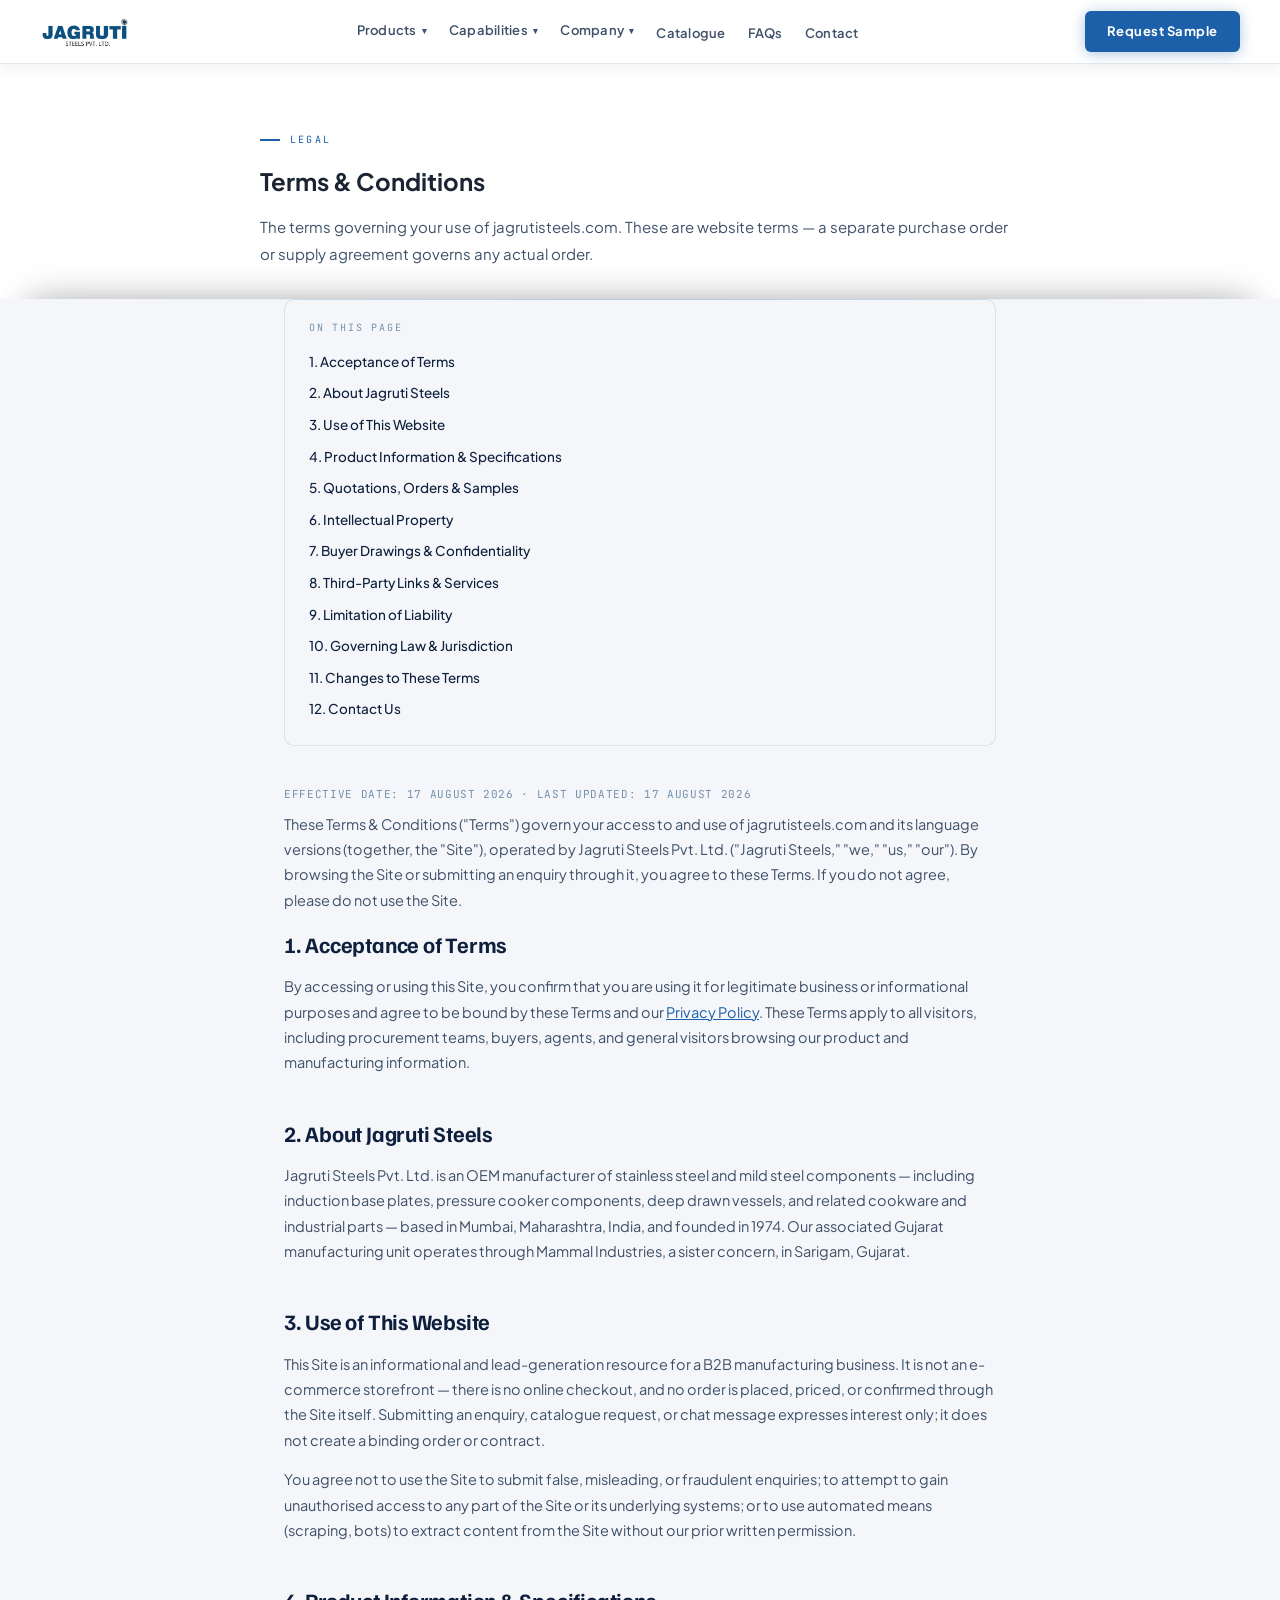
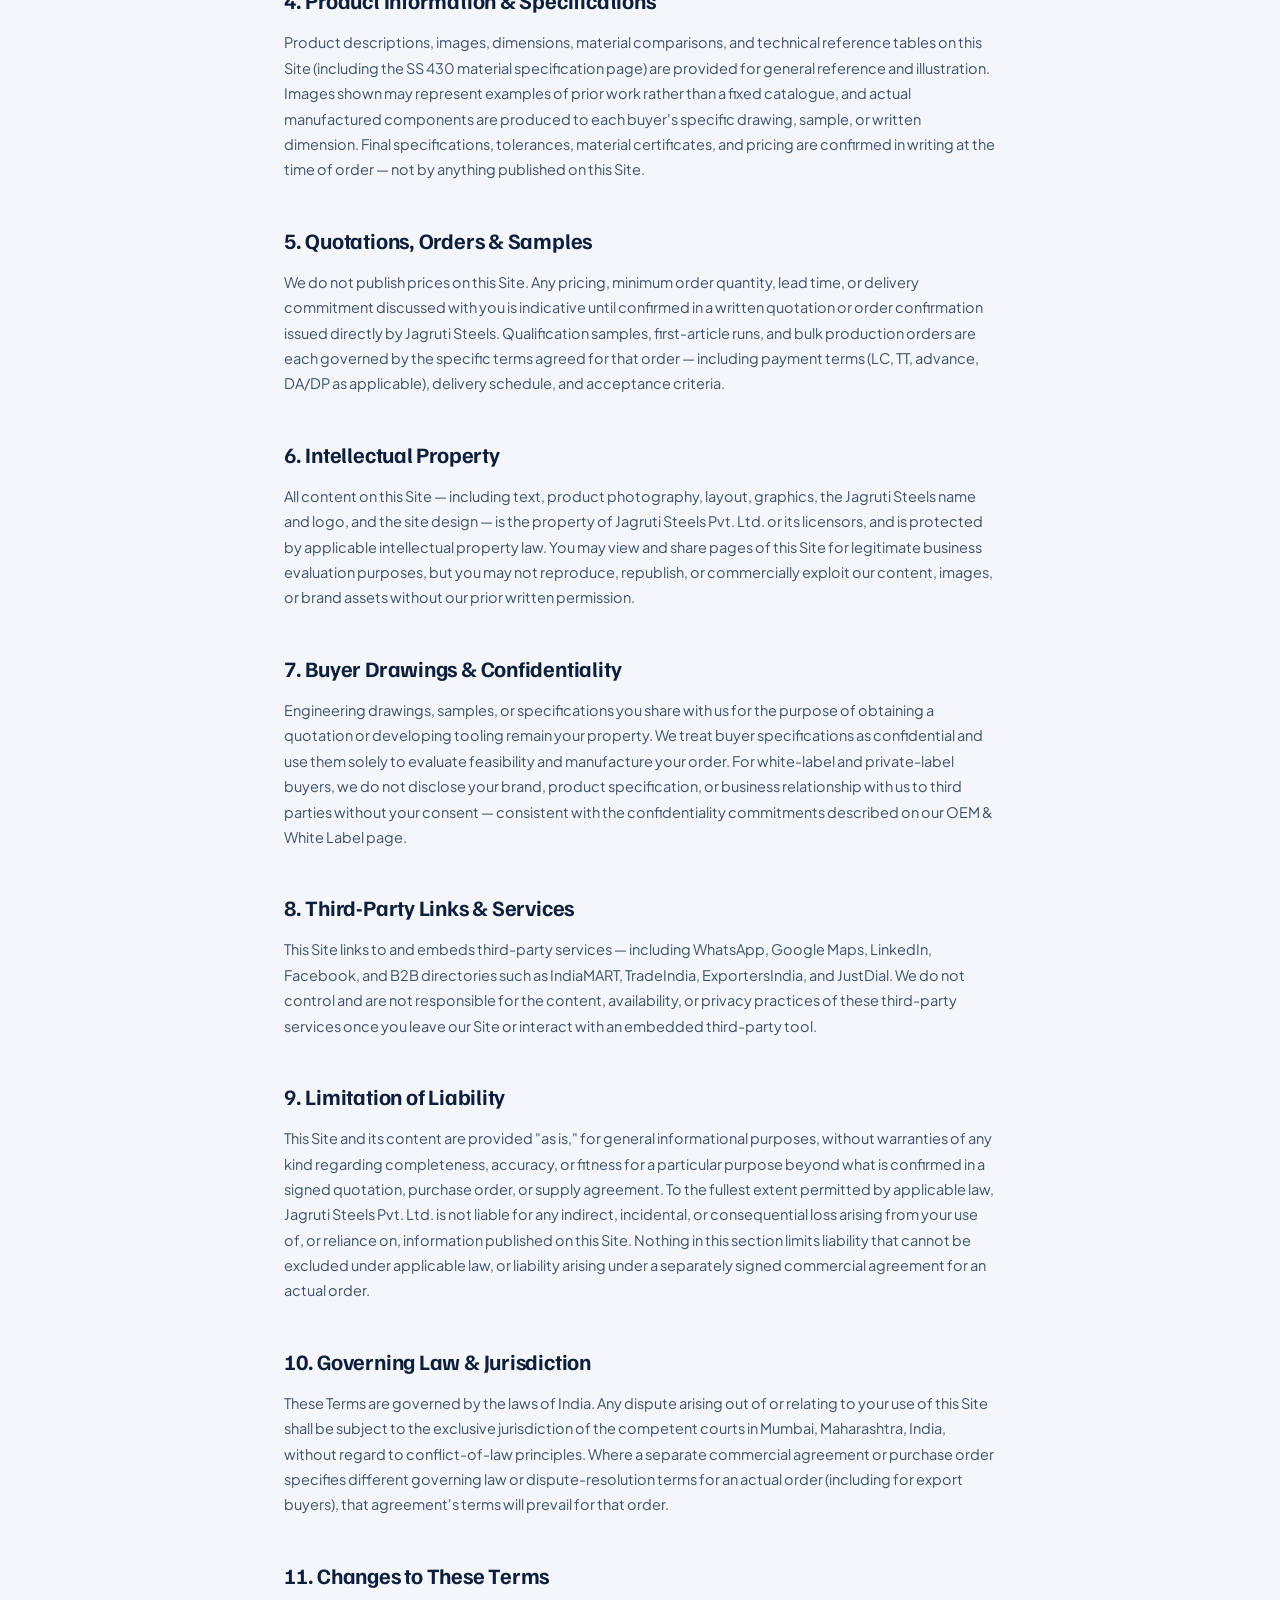
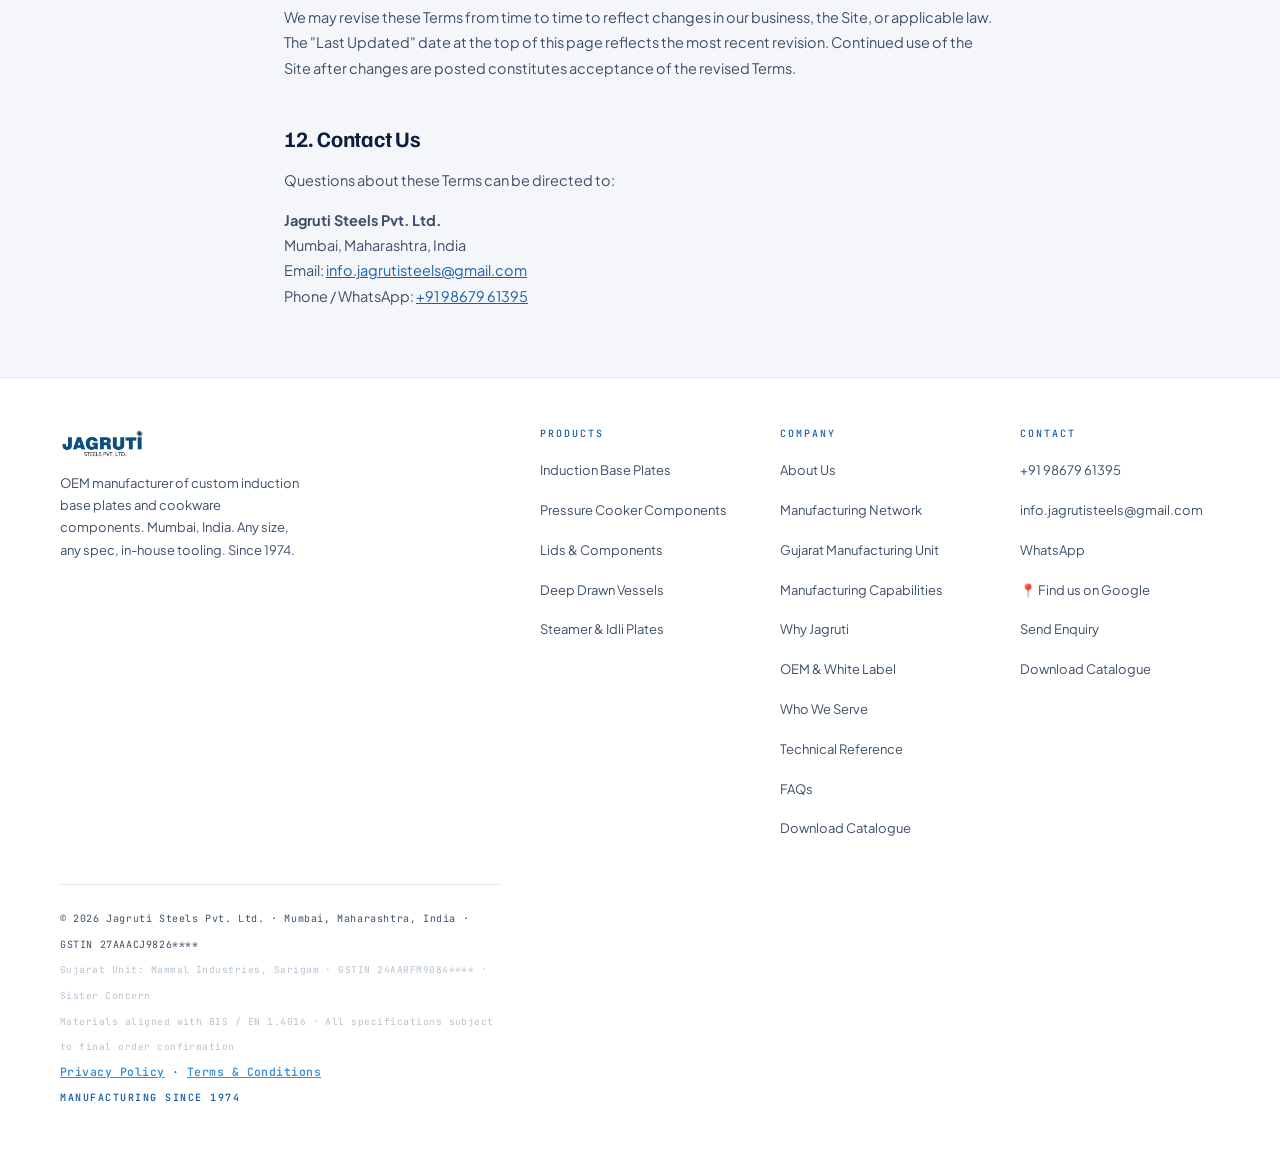
<file: terms-and-conditions.html>
<!DOCTYPE html>
<html lang="en-IN">
<head>
<meta charset="UTF-8"/>
<!-- Google tag (gtag.js) -->
<script async src="https://www.googletagmanager.com/gtag/js?id=G-GZV56V0ER3"></script>
<script>
  window.dataLayer = window.dataLayer || [];
  function gtag(){dataLayer.push(arguments);}
  gtag('js', new Date());
  gtag('config', 'G-GZV56V0ER3');
</script>
<link rel="icon" type="image/png" href="/images/icon-ce06fdbe95.png"/>
<link rel="apple-touch-icon" href="/images/icon-ce06fdbe95.png"/>
<meta name="viewport" content="width=device-width,initial-scale=1.0"/>
<title>Terms &amp; Conditions | Jagruti Steels Pvt. Ltd.</title>
<meta name="description" content="Terms and conditions governing the use of jagrutisteels.com, including product information, quotations, intellectual property, and liability terms for Jagruti Steels Pvt. Ltd."/>
<meta name="robots" content="index,follow"/>
<meta name="googlebot" content="index,follow"/>
<meta name="referrer" content="strict-origin-when-cross-origin"/>
<meta name="theme-color" content="#0d1f3c"/>
<meta name="apple-mobile-web-app-title" content="Jagruti Steels"/>
<meta name="application-name" content="Jagruti Steels"/>
<meta property="og:type" content="website"/>
<meta property="og:url" content="https://www.jagrutisteels.com/terms-and-conditions.html"/>
<meta property="og:site_name" content="Jagruti Steels Pvt. Ltd."/>
<meta property="og:title" content="Terms &amp; Conditions | Jagruti Steels Pvt. Ltd."/>
<meta property="og:description" content="Terms and conditions governing the use of jagrutisteels.com and its content."/>
<meta property="og:image" content="https://www.jagrutisteels.com/catalogue-og.svg"/>
<meta property="og:locale" content="en_IN"/>
<link rel="canonical" href="https://www.jagrutisteels.com/terms-and-conditions.html"/>
<link rel="alternate" hreflang="en-IN" href="https://www.jagrutisteels.com/terms-and-conditions.html"/>
<link rel="alternate" hreflang="x-default" href="https://www.jagrutisteels.com/terms-and-conditions.html"/>
<link rel="sitemap" type="application/xml" title="Sitemap" href="/sitemap.xml"/>
<script type="application/ld+json">{"@context":"https://schema.org","@type":"BreadcrumbList","itemListElement":[{"@type":"ListItem","position":1,"name":"Home","item":"https://www.jagrutisteels.com/"},{"@type":"ListItem","position":2,"name":"Terms & Conditions","item":"https://www.jagrutisteels.com/terms-and-conditions.html"}]}</script>
<link rel="preconnect" href="https://fonts.googleapis.com">
<link rel="preconnect" href="https://fonts.gstatic.com" crossorigin>
<link href="https://fonts.googleapis.com/css2?family=Plus+Jakarta+Sans:wght@300;400;500;600;700;800&family=Familjen+Grotesk:wght@400;500;600;700&family=JetBrains+Mono:wght@300;400;500&display=swap" rel="stylesheet">
<link rel="stylesheet" href="/styles.css">
<script src="/site-effects.js" defer></script>
<style>
.legal-wrap{max-width:760px;margin:0 auto;padding:0 24px}
.legal-wrap h2{font-family:var(--fh);font-size:22px;font-weight:700;color:var(--navy);margin:40px 0 12px;letter-spacing:-.01em}
.legal-wrap h2:first-of-type{margin-top:8px}
.legal-wrap h3{font-family:var(--fh);font-size:15px;font-weight:700;color:var(--navy);margin:22px 0 8px}
.legal-wrap p{font-size:14.5px;line-height:1.75;color:var(--steel-dk);margin-bottom:14px}
.legal-wrap ul{margin:0 0 16px 20px;padding:0}
.legal-wrap li{font-size:14.5px;line-height:1.75;color:var(--steel-dk);margin-bottom:8px}
.legal-wrap a{color:var(--blue);text-decoration:underline}
.legal-meta{font-family:var(--fm);font-size:11px;color:var(--steel);letter-spacing:.06em;text-transform:uppercase;margin-bottom:8px}
.legal-toc{background:var(--off);border:1.5px solid var(--border);border-radius:10px;padding:20px 24px;margin:28px 0 40px}
.legal-toc-title{font-family:var(--fm);font-size:10px;letter-spacing:.18em;text-transform:uppercase;color:var(--steel);margin-bottom:10px}
.legal-toc a{display:block;font-size:13.5px;color:var(--navy);text-decoration:none;padding:5px 0;font-weight:500}
.legal-toc a:hover{color:var(--blue)}
</style>
</head>
<body>

<!-- NAV -->
<nav id="mainNav">
  <a href="/" class="nav-logo"><img src="/images/jagruti-steels-pvt-ltd-debd4e63f6.webp" alt="Jagruti Steels Pvt. Ltd."/></a>
  <ul class="nav-links">
    <li class="nav-dd">
      <a href="/#products" onclick="return false">Products <span class="nav-dd-arrow">▾</span></a>
      <div class="nav-drop">
        <a href="/#products">What We Make</a>
        <a href="/#induction">Induction Plates</a>
        <a href="/pressure-cooker-components-manufacturer.html">Pressure Cooker Components</a>
        <a href="/#applications">Applications</a>
      </div>
    </li>
    <li class="nav-dd">
      <a href="/#capabilities" onclick="return false">Capabilities <span class="nav-dd-arrow">▾</span></a>
      <div class="nav-drop">
        <a href="/#capabilities">Manufacturing Capabilities</a>
        <a href="/#process">How We Work</a>
      </div>
    </li>
    <li class="nav-dd">
      <a href="/#about" onclick="return false">Company <span class="nav-dd-arrow">▾</span></a>
      <div class="nav-drop">
        <a href="/#about">About Us</a>
        <a href="/#mfg-network">Manufacturing Network</a>
        <a href="/induction-base-plate-manufacturer-gujarat.html">Gujarat Manufacturing Unit</a>
        <a href="/#why">Why Jagruti</a>
        <a href="/#applications-proof">How We Are Used</a>
        <a href="/oem-white-label-manufacturing.html">OEM &amp; White Label</a>
        <a href="/#markets">Who We Serve</a>
        <a href="/ss430-material-specification.html">Technical Reference</a>
      </div>
    </li>
    <li><a href="/#catalogue">Catalogue</a></li>
    <li><a href="/faq.html">FAQs</a></li>
    <li><a href="/#contact">Contact</a></li>
  </ul>
  <a href="/#contact" class="nav-cta">Request Sample</a>
  <a href="/#contact" class="nav-mob-cta">Request Sample</a>
  <button class="ham" onclick="openNav()" aria-label="Menu">&#9776;</button>
</nav>

<!-- MOBILE NAV -->
<div class="mob-overlay" id="mobNav">
  <div class="mob-header">
    <img src="/images/jagruti-steels-pvt-ltd-debd4e63f6.webp" alt="Jagruti Steels Pvt. Ltd." style="height:32px"/>
    <button class="mob-close" onclick="closeNav()">&#10005;</button>
  </div>
  <div class="mob-links">
    <div class="mob-group">Products</div>
    <a href="/#products">What We Make</a>
    <a href="/#induction">Induction Plates</a>
    <a href="/pressure-cooker-components-manufacturer.html">Pressure Cooker Components</a>
    <a href="/#applications">Applications</a>
    <div class="mob-group">Capabilities</div>
    <a href="/#capabilities">Manufacturing Capabilities</a>
    <a href="/#process">How We Work</a>
    <div class="mob-group">Company</div>
    <a href="/#about">About Us</a>
    <a href="/#mfg-network">Manufacturing Network</a>
    <a href="/induction-base-plate-manufacturer-gujarat.html">Gujarat Manufacturing Unit</a>
    <a href="/#why">Why Jagruti</a>
    <a href="/#applications-proof">How We Are Used</a>
    <a href="/oem-white-label-manufacturing.html">OEM &amp; White Label</a>
    <a href="/#markets">Who We Serve</a>
    <a href="/ss430-material-specification.html">Technical Reference</a>
    <div class="mob-group">More</div>
    <a href="/faq.html">FAQs</a>
    <a href="/#catalogue">Catalogue</a>
    <a href="/#contact">Contact Us</a>
  </div>
  <div class="mob-footer"><a href="/#contact">Request a Sample →</a></div>
</div>

<!-- PAGE HERO -->
<section class="sec" style="padding-top:132px;padding-bottom:0">
  <div class="fade-up" style="max-width:760px;margin:0 auto 32px">
    <div class="skicker">Legal</div>
    <h1 class="sh dark" style="margin-bottom:14px">Terms &amp; Conditions</h1>
    <p class="ssub dark">The terms governing your use of jagrutisteels.com. These are website terms — a separate purchase order or supply agreement governs any actual order.</p>
  </div>
</section>

<!-- CONTENT -->
<section class="sec" style="background:var(--off);padding-top:0">
  <div class="legal-wrap">

    <div class="legal-toc">
      <div class="legal-toc-title">On This Page</div>
      <a href="#acceptance">1. Acceptance of Terms</a>
      <a href="#about">2. About Jagruti Steels</a>
      <a href="#use">3. Use of This Website</a>
      <a href="#specs">4. Product Information &amp; Specifications</a>
      <a href="#quotes">5. Quotations, Orders &amp; Samples</a>
      <a href="#ip">6. Intellectual Property</a>
      <a href="#drawings">7. Buyer Drawings &amp; Confidentiality</a>
      <a href="#thirdlinks">8. Third-Party Links &amp; Services</a>
      <a href="#liability">9. Limitation of Liability</a>
      <a href="#law">10. Governing Law &amp; Jurisdiction</a>
      <a href="#tc-changes">11. Changes to These Terms</a>
      <a href="#tc-contact">12. Contact Us</a>
    </div>

    <div class="legal-meta">Effective Date: 17 August 2026 · Last Updated: 17 August 2026</div>
    <p>These Terms &amp; Conditions ("Terms") govern your access to and use of jagrutisteels.com and its language versions (together, the "Site"), operated by Jagruti Steels Pvt. Ltd. ("Jagruti Steels," "we," "us," "our"). By browsing the Site or submitting an enquiry through it, you agree to these Terms. If you do not agree, please do not use the Site.</p>

    <h2 id="acceptance">1. Acceptance of Terms</h2>
    <p>By accessing or using this Site, you confirm that you are using it for legitimate business or informational purposes and agree to be bound by these Terms and our <a href="/privacy-policy.html">Privacy Policy</a>. These Terms apply to all visitors, including procurement teams, buyers, agents, and general visitors browsing our product and manufacturing information.</p>

    <h2 id="about">2. About Jagruti Steels</h2>
    <p>Jagruti Steels Pvt. Ltd. is an OEM manufacturer of stainless steel and mild steel components — including induction base plates, pressure cooker components, deep drawn vessels, and related cookware and industrial parts — based in Mumbai, Maharashtra, India, and founded in 1974. Our associated Gujarat manufacturing unit operates through Mammal Industries, a sister concern, in Sarigam, Gujarat.</p>

    <h2 id="use">3. Use of This Website</h2>
    <p>This Site is an informational and lead-generation resource for a B2B manufacturing business. It is not an e-commerce storefront — there is no online checkout, and no order is placed, priced, or confirmed through the Site itself. Submitting an enquiry, catalogue request, or chat message expresses interest only; it does not create a binding order or contract.</p>
    <p>You agree not to use the Site to submit false, misleading, or fraudulent enquiries; to attempt to gain unauthorised access to any part of the Site or its underlying systems; or to use automated means (scraping, bots) to extract content from the Site without our prior written permission.</p>

    <h2 id="specs">4. Product Information &amp; Specifications</h2>
    <p>Product descriptions, images, dimensions, material comparisons, and technical reference tables on this Site (including the SS 430 material specification page) are provided for general reference and illustration. Images shown may represent examples of prior work rather than a fixed catalogue, and actual manufactured components are produced to each buyer's specific drawing, sample, or written dimension. Final specifications, tolerances, material certificates, and pricing are confirmed in writing at the time of order — not by anything published on this Site.</p>

    <h2 id="quotes">5. Quotations, Orders &amp; Samples</h2>
    <p>We do not publish prices on this Site. Any pricing, minimum order quantity, lead time, or delivery commitment discussed with you is indicative until confirmed in a written quotation or order confirmation issued directly by Jagruti Steels. Qualification samples, first-article runs, and bulk production orders are each governed by the specific terms agreed for that order — including payment terms (LC, TT, advance, DA/DP as applicable), delivery schedule, and acceptance criteria.</p>

    <h2 id="ip">6. Intellectual Property</h2>
    <p>All content on this Site — including text, product photography, layout, graphics, the Jagruti Steels name and logo, and the site design — is the property of Jagruti Steels Pvt. Ltd. or its licensors, and is protected by applicable intellectual property law. You may view and share pages of this Site for legitimate business evaluation purposes, but you may not reproduce, republish, or commercially exploit our content, images, or brand assets without our prior written permission.</p>

    <h2 id="drawings">7. Buyer Drawings &amp; Confidentiality</h2>
    <p>Engineering drawings, samples, or specifications you share with us for the purpose of obtaining a quotation or developing tooling remain your property. We treat buyer specifications as confidential and use them solely to evaluate feasibility and manufacture your order. For white-label and private-label buyers, we do not disclose your brand, product specification, or business relationship with us to third parties without your consent — consistent with the confidentiality commitments described on our OEM &amp; White Label page.</p>

    <h2 id="thirdlinks">8. Third-Party Links &amp; Services</h2>
    <p>This Site links to and embeds third-party services — including WhatsApp, Google Maps, LinkedIn, Facebook, and B2B directories such as IndiaMART, TradeIndia, ExportersIndia, and JustDial. We do not control and are not responsible for the content, availability, or privacy practices of these third-party services once you leave our Site or interact with an embedded third-party tool.</p>

    <h2 id="liability">9. Limitation of Liability</h2>
    <p>This Site and its content are provided "as is," for general informational purposes, without warranties of any kind regarding completeness, accuracy, or fitness for a particular purpose beyond what is confirmed in a signed quotation, purchase order, or supply agreement. To the fullest extent permitted by applicable law, Jagruti Steels Pvt. Ltd. is not liable for any indirect, incidental, or consequential loss arising from your use of, or reliance on, information published on this Site. Nothing in this section limits liability that cannot be excluded under applicable law, or liability arising under a separately signed commercial agreement for an actual order.</p>

    <h2 id="law">10. Governing Law &amp; Jurisdiction</h2>
    <p>These Terms are governed by the laws of India. Any dispute arising out of or relating to your use of this Site shall be subject to the exclusive jurisdiction of the competent courts in Mumbai, Maharashtra, India, without regard to conflict-of-law principles. Where a separate commercial agreement or purchase order specifies different governing law or dispute-resolution terms for an actual order (including for export buyers), that agreement's terms will prevail for that order.</p>

    <h2 id="tc-changes">11. Changes to These Terms</h2>
    <p>We may revise these Terms from time to time to reflect changes in our business, the Site, or applicable law. The "Last Updated" date at the top of this page reflects the most recent revision. Continued use of the Site after changes are posted constitutes acceptance of the revised Terms.</p>

    <h2 id="tc-contact">12. Contact Us</h2>
    <p>Questions about these Terms can be directed to:</p>
    <p style="margin-bottom:4px"><strong>Jagruti Steels Pvt. Ltd.</strong><br>
    Mumbai, Maharashtra, India<br>
    Email: <a href="mailto:info.jagrutisteels@gmail.com">info.jagrutisteels@gmail.com</a><br>
    Phone / WhatsApp: <a href="tel:+919867961395">+91 98679 61395</a></p>

  </div>
</section>

<!-- FOOTER -->
<footer>
  <div class="footer-top">
    <div>
      <div class="footer-logo"><img src="/images/jagruti-steels-pvt-ltd-debd4e63f6.webp" alt="Jagruti Steels Pvt. Ltd."/></div>
      <p class="footer-desc">OEM manufacturer of custom induction base plates and cookware components. Mumbai, India. Any size, any spec, in-house tooling. Since 1974.</p>
    </div>
    <div>
      <div class="fc-title">Products</div>
      <ul class="fc-links">
        <li><a href="/#induction">Induction Base Plates</a></li>
        <li><a href="/pressure-cooker-components-manufacturer.html">Pressure Cooker Components</a></li>
        <li><a href="/#products">Lids &amp; Components</a></li>
        <li><a href="/#products">Deep Drawn Vessels</a></li>
        <li><a href="/#products">Steamer &amp; Idli Plates</a></li>
      </ul>
    </div>
    <div>
      <div class="fc-title">Company</div>
      <ul class="fc-links">
        <li><a href="/#about">About Us</a></li>
        <li><a href="/#mfg-network">Manufacturing Network</a></li>
        <li><a href="/induction-base-plate-manufacturer-gujarat.html">Gujarat Manufacturing Unit</a></li>
        <li><a href="/#capabilities">Manufacturing Capabilities</a></li>
        <li><a href="/#why">Why Jagruti</a></li>
        <li><a href="/oem-white-label-manufacturing.html">OEM &amp; White Label</a></li>
        <li><a href="/#markets">Who We Serve</a></li>
        <li><a href="/ss430-material-specification.html">Technical Reference</a></li>
        <li><a href="/faq.html">FAQs</a></li>
        <li><a href="/#catalogue">Download Catalogue</a></li>
      </ul>
    </div>
    <div>
      <div class="fc-title">Contact</div>
      <ul class="fc-links">
        <li><a href="tel:+919867961395">+91 98679 61395</a></li>
        <li><a href="mailto:info.jagrutisteels&#64;gmail.com">info.jagrutisteels&#64;gmail.com</a></li>
        <li><a href="https://wa.me/919867961395" target="_blank">WhatsApp</a></li>
        <li><a href="https://share.google/bu9HMhydqlmTl7jRD" target="_blank" rel="noopener">📍 Find us on Google</a></li>
        <li><a href="/#contact">Send Enquiry</a></li>
        <li><a href="/#catalogue">Download Catalogue</a></li>
      </ul>
  </div>
  <div class="footer-bottom">
    <div>
      <span class="footer-copy">© 2026 Jagruti Steels Pvt. Ltd. · Mumbai, Maharashtra, India · GSTIN 27AAACJ9826****</span><br>
      <span style="font-family:var(--fm);font-size:9.5px;color:rgba(107,135,164,.5);letter-spacing:.05em">Gujarat Unit: Mammal Industries, Sarigam · GSTIN 24AARFM9084**** · Sister Concern</span><br>
      <span style="font-family:var(--fm);font-size:9.5px;color:rgba(107,135,164,.5);letter-spacing:.05em">Materials aligned with BIS / EN 1.4016 · All specifications subject to final order confirmation</span><br>
      <span style="font-family:var(--fm);font-size:11.5px;color:var(--steel-dk);letter-spacing:.04em;margin-top:4px;display:inline-block"><a href="/privacy-policy.html" style="color:var(--blue-lt);text-decoration:underline;font-weight:600">Privacy Policy</a> · <a href="/terms-and-conditions.html" style="color:var(--blue-lt);text-decoration:underline;font-weight:600">Terms &amp; Conditions</a></span>
    </div>
    <span class="footer-since">Manufacturing Since 1974</span>
  </div>
</footer>

<!-- MOBILE STICKY CTA -->
<div class="msticky" id="mstickyBar">
  <a href="https://wa.me/919867961395?text=Hi+Jagruti+Steels%2C+I+need+help+with+a+component+requirement." target="_blank" rel="noopener" class="msticky-wa" aria-label="WhatsApp Jagruti" onclick="if(typeof gtag!=='undefined')gtag('event','mobile_sticky_wa_click',{event_category:'lead'})"><svg width="20" height="20" viewBox="0 0 24 24" fill="#16a34a"><path d="M17.6 6.32A8.86 8.86 0 0 0 12.05 4C7.44 4 3.7 7.7 3.7 12.28a8.15 8.15 0 0 0 1.15 4.2L3.5 20.5l4.15-1.3a8.9 8.9 0 0 0 4.38 1.14h.01c4.61 0 8.35-3.7 8.35-8.27a8.15 8.15 0 0 0-2.79-5.75Zm-5.55 12.7h-.01a7.4 7.4 0 0 1-3.76-1.02l-.27-.16-2.8.87.9-2.7-.18-.28a6.74 6.74 0 0 1-1.06-3.65c0-3.75 3.08-6.8 6.87-6.8a6.9 6.9 0 0 1 4.86 1.98 6.7 6.7 0 0 1 2.01 4.75c0 3.75-3.08 6.8-6.86 6.8Zm3.77-5.1c-.2-.1-1.19-.58-1.38-.64-.18-.07-.32-.1-.45.1-.13.2-.51.65-.63.78-.11.13-.23.15-.43.05-.2-.1-.86-.31-1.63-1-.6-.53-1.01-1.18-1.13-1.38-.12-.2-.01-.3.09-.4.09-.1.2-.24.3-.36.1-.12.13-.2.2-.34.07-.13.03-.25-.02-.35-.05-.1-.45-1.08-.62-1.48-.16-.39-.33-.33-.45-.34l-.38-.01c-.13 0-.35.05-.53.25-.18.2-.7.68-.7 1.65 0 .97.72 1.9.82 2.03.1.13 1.4 2.14 3.4 3 .48.2.85.33 1.14.42.48.15.91.13 1.26.08.38-.06 1.19-.49 1.36-.96.17-.47.17-.87.12-.96-.05-.09-.18-.14-.38-.24Z"/></svg></a>
  <a href="/#contact" class="msticky-cta" onclick="if(typeof gtag!=='undefined')gtag('event','mobile_sticky_cta_click',{event_category:'lead'})">Request a Sample →</a>
</div>

<script>
window.addEventListener('scroll', function() {
  document.getElementById('mainNav').classList.toggle('scrolled', window.scrollY > 20);
  var msticky = document.getElementById('mstickyBar');
  if (msticky) { msticky.classList.toggle('visible', window.scrollY > 500); }
}, {passive:true});

var revealObs = new IntersectionObserver(function(entries){
  entries.forEach(function(e){
    if (!e.isIntersecting) return;
    e.target.classList.add('visible');
    revealObs.unobserve(e.target);
  });
}, {threshold: 0.1});
document.querySelectorAll('.fade-up,.fade-left,.fade-right').forEach(function(el){ revealObs.observe(el); });

function openNav() {
  document.getElementById('mobNav').classList.add('open');
  document.body.style.overflow = 'hidden';
}
function closeNav() {
  document.getElementById('mobNav').classList.remove('open');
  document.body.style.overflow = '';
}
document.querySelectorAll('.mob-links a').forEach(function(a){ a.addEventListener('click', closeNav); });
</script>
</body>
</html>
</file>
<file: styles.css>
/* ═══ TOKENS ═══ */
:root{
  --blue:#1B5FA8; --blue-dk:#144880; --blue-lt:#3B8FD8;
  --navy:#0D1F3C; --navy-2:#0A1628; --navy-3:#112040; --navy-4:#162850;
  --white:#FFF; --off:#F4F6FA; --ink:#1A2332;
  --steel:#7391AC; --steel-lt:#A8BFCF; --steel-dk:#3D5068;
  --border:rgba(107,135,164,.18); --border-lt:rgba(107,135,164,.1);
  --fh:'Familjen Grotesk','Manrope','Noto Sans Devanagari','Noto Sans Gujarati',sans-serif;
  --fb:'Plus Jakarta Sans','Manrope','Noto Sans Devanagari','Noto Sans Gujarati',sans-serif;
  --fm:'JetBrains Mono',monospace;
}
/* Cyrillic (ru), Devanagari (hi) and Gujarati (gu) locale pages load their
   own Google Fonts link and rely on this fallback chain — Familjen Grotesk /
   Plus Jakarta Sans have no glyphs for any of these scripts, so the browser
   automatically drops to whichever fallback font is actually loaded on that
   page (Manrope on /ru/, Noto Sans Devanagari on /hi/, Noto Sans Gujarati on
   /gu/ once it ships) — no per-language CSS override needed. */
*,*::before,*::after{box-sizing:border-box;margin:0;padding:0}
html{scroll-behavior:smooth;-webkit-font-smoothing:antialiased}
html{overflow-x:hidden}
/* ── Sticky nav offset — sections scroll fully into view ── */
section[id]{scroll-margin-top:84px}
@media(max-width:1100px){section[id]{scroll-margin-top:72px}}
@media(max-width:768px){section[id]{scroll-margin-top:60px}}
body{font-family:var(--fb);background:var(--white);color:var(--ink);overflow-x:hidden;line-height:1.6}
img{display:block;max-width:100%}
a{text-decoration:none;color:inherit}
button{cursor:pointer;font-family:var(--fb);border:none;background:none}
::-webkit-scrollbar{width:3px}
::-webkit-scrollbar-thumb{background:var(--blue)}
/* ── Keyboard focus — on-brand ring, visible on both light and dark surfaces ── */
a:focus-visible,button:focus-visible,input:focus-visible,textarea:focus-visible,select:focus-visible,[tabindex]:focus-visible{
  outline:2px solid var(--blue-lt);outline-offset:2px;border-radius:3px;
}

/* ═══ NAV ═══ */
nav{
  position:fixed;top:0;left:0;right:0;z-index:1000;
  height:64px;display:flex;align-items:center;justify-content:space-between;
  padding:0 40px;
  background:var(--white);
  border-bottom:1.5px solid var(--border);
  box-shadow:0 2px 20px rgba(13,31,60,.07);
  transition:box-shadow .4s;
}
nav.scrolled{box-shadow:0 4px 32px rgba(13,31,60,.13)}
.nav-logo img{height:36px;display:block}
.nav-links{display:flex;gap:22px;list-style:none;align-items:center}
.nav-links a{
  font-size:13px;font-weight:600;color:var(--steel-dk);
  letter-spacing:.02em;transition:color .25s;
  position:relative;padding-bottom:3px;
}
.nav-links a::after{
  content:'';position:absolute;bottom:0;left:0;right:0;
  height:1.5px;background:var(--blue);
  transform:scaleX(0);transform-origin:left;
  transition:transform .3s ease;
}
.nav-links a:hover,.nav-links a.active{color:var(--blue)}
.nav-links a:hover::after,.nav-links a.active::after{transform:scaleX(1)}
.nav-cta{
  display:inline-block;background:var(--blue);color:var(--white);
  padding:10px 22px;border-radius:6px;font-weight:700;
  font-size:13px;letter-spacing:.04em;white-space:nowrap;
  box-shadow:0 2px 14px rgba(27,95,168,.35);
  transition:background .25s,transform .2s,box-shadow .25s;
  text-decoration:none;flex-shrink:0;
}
.nav-cta::after{display:none}
.nav-cta:hover{background:var(--blue-dk);transform:translateY(-2px);box-shadow:0 6px 22px rgba(27,95,168,.5)}
.ham{display:none;padding:8px;color:var(--ink);font-size:26px;line-height:1;background:none;border:none;cursor:pointer;min-width:44px;min-height:44px;align-items:center;justify-content:center}
/* Mobile nav CTA (top bar) */
.nav-mob-cta{display:none;background:var(--blue);color:var(--white);padding:11px 13px;border-radius:5px;font-weight:700;font-size:12px;letter-spacing:.04em;white-space:nowrap;box-shadow:0 2px 10px rgba(27,95,168,.28);transition:background .25s;text-decoration:none;flex-shrink:0;line-height:1.4;min-height:44px;align-items:center;justify-content:center}
.nav-mob-cta::after{display:none!important}
.nav-mob-cta:hover{background:var(--blue-dk)}

/* ═══ B2B PLATFORMS SECTION ═══ */
#platforms{background:var(--navy);text-align:center}
.plat-inner{max-width:820px;margin:0 auto}
.plat-logos{display:flex;justify-content:center;align-items:stretch;gap:20px;flex-wrap:wrap;margin-bottom:44px}
.plat-logo-link{display:inline-flex;align-items:center;justify-content:center;padding:22px 40px;min-height:88px;min-width:220px;background:rgba(255,255,255,.96);border:2px solid rgba(255,255,255,.08);border-radius:14px;box-shadow:0 4px 24px rgba(0,0,0,.28);transition:transform .25s ease,box-shadow .25s ease,border-color .25s ease}
.plat-logo-link:hover{transform:translateY(-5px);box-shadow:0 14px 40px rgba(0,0,0,.4);border-color:rgba(59,143,216,.45)}
.plat-logo-link svg{height:40px;width:auto;display:block}
.plat-divider{width:48px;height:1px;background:rgba(107,135,164,.3);margin:0 auto 32px}
.plat-social{display:flex;justify-content:center;align-items:center;gap:16px;flex-wrap:wrap}
.plat-social-label{font-family:var(--fm);font-size:10px;letter-spacing:.2em;text-transform:uppercase;color:var(--steel)}
.plat-fb{display:inline-flex;align-items:center;gap:10px;padding:13px 30px;background:#1877F2;color:#fff;border-radius:30px;font-size:15px;font-weight:700;letter-spacing:.02em;box-shadow:0 4px 18px rgba(24,119,242,.38);transition:background .22s,box-shadow .22s,transform .2s}
.plat-fb:hover{background:#0d6ce4;box-shadow:0 8px 28px rgba(24,119,242,.5);transform:translateY(-3px)}
.plat-fb svg{fill:#fff;flex-shrink:0}
.plat-li{display:inline-flex;align-items:center;gap:10px;padding:13px 30px;background:#0A66C2;color:#fff;border-radius:30px;font-size:15px;font-weight:700;letter-spacing:.02em;box-shadow:0 4px 18px rgba(10,102,194,.38);transition:background .22s,box-shadow .22s,transform .2s}
.plat-li:hover{background:#004182;box-shadow:0 8px 28px rgba(10,102,194,.5);transform:translateY(-3px)}
.plat-li svg{fill:#fff;flex-shrink:0}

/* ═══ FAQ ═══ */
#faq{background:var(--off)}
.faq-wrap{max-width:860px;margin:0 auto;display:flex;flex-direction:column;gap:10px}
.faq-cat{font-family:var(--fm);font-size:10px;letter-spacing:.2em;text-transform:uppercase;color:var(--blue);margin:28px 0 10px;font-weight:500}
.faq-cat:first-child{margin-top:0}
.faq-item{background:var(--white);border:1.5px solid var(--border);border-radius:10px;overflow:hidden;transition:border-color .25s,box-shadow .25s}
.faq-item.open{border-color:rgba(27,95,168,.28);box-shadow:0 4px 20px rgba(27,95,168,.09)}
.faq-btn{width:100%;display:flex;justify-content:space-between;align-items:center;padding:20px 24px;cursor:pointer;background:none;border:none;text-align:left;gap:16px;font-family:var(--fb)}
.faq-q{font-size:15px;font-weight:600;color:var(--ink);line-height:1.45}
.faq-icon{width:28px;height:28px;min-width:28px;border-radius:50%;background:var(--off);display:inline-flex;align-items:center;justify-content:center;flex-shrink:0;font-size:20px;line-height:1;color:var(--blue);font-weight:400;transition:background .25s,transform .3s;user-select:none}
.faq-item.open .faq-icon{background:var(--blue);color:#fff;transform:rotate(45deg)}
.faq-body{max-height:0;overflow:hidden;transition:max-height .38s cubic-bezier(.16,1,.3,1)}
.faq-a{padding:0 24px 20px;font-size:14px;color:var(--steel-dk);line-height:1.8;border-top:1px solid var(--border-lt);padding-top:16px}

/* ═══ NAV DROPDOWNS ═══ */
.nav-dd{position:relative}
.nav-dd>a{display:flex;align-items:center;gap:5px;cursor:pointer}
.nav-dd-arrow{font-size:9px;line-height:1;transition:transform .22s;display:inline-block;margin-top:1px}
.nav-dd:hover .nav-dd-arrow{transform:rotate(180deg)}
.nav-drop{position:absolute;top:calc(100% + 2px);left:50%;transform:translateX(-50%) translateY(-6px);background:var(--white);border:1.5px solid var(--border);border-radius:10px;box-shadow:0 8px 32px rgba(13,31,60,.13);min-width:210px;padding:6px;opacity:0;visibility:hidden;transition:opacity .22s,visibility .22s,transform .22s;z-index:200;pointer-events:none}
/* invisible bridge fills gap so mouse can travel from link to panel */
.nav-drop::before{content:'';position:absolute;top:-10px;left:0;right:0;height:10px;background:transparent}
.nav-dd:hover .nav-drop,.nav-dd.dd-open .nav-drop{opacity:1;visibility:visible;transform:translateX(-50%) translateY(0);pointer-events:auto}
.nav-drop a{display:block;padding:10px 14px;font-size:13px;font-weight:600;color:var(--steel-dk);border-radius:6px;transition:color .18s,background .18s;white-space:nowrap}
.nav-drop a::after{display:none}
.nav-drop a:hover{color:var(--blue);background:rgba(27,95,168,.06)}
.nav-dd.dd-open .nav-drop{opacity:1;visibility:visible;transform:translateX(-50%) translateY(0);pointer-events:auto}
.nav-dd.dd-open .nav-dd-arrow{transform:rotate(180deg)}

/* ═══ MOB GROUP LABELS ═══ */
.mob-group{padding:14px 28px 6px;font-family:var(--fm);font-size:9px;letter-spacing:.2em;text-transform:uppercase;color:var(--blue);font-weight:500}

/* ═══ MOBILE NAV ═══ */
.mob-overlay{display:none;position:fixed;top:0;left:0;right:0;bottom:0;background:var(--white);z-index:1100;flex-direction:column}
.mob-overlay.open{display:flex!important;height:100%;width:100%}
.mob-header{height:64px;display:flex;align-items:center;justify-content:space-between;padding:0 24px;border-bottom:1.5px solid var(--border);flex-shrink:0}
.mob-header img{height:32px}
.mob-close{font-size:28px;color:var(--steel-dk);background:none;border:none;cursor:pointer;padding:4px 8px;line-height:1}
.mob-links{flex:1;overflow-y:auto;padding:8px 0}
.mob-links a{display:block;padding:18px 28px;font-size:17px;font-weight:600;color:var(--ink);border-bottom:1px solid var(--border-lt);transition:color .2s,background .2s}
.mob-links a:hover{color:var(--blue);background:rgba(27,95,168,.04)}
.mob-footer{padding:24px;border-top:1px solid var(--border);flex-shrink:0}
.mob-footer a{display:block;background:var(--blue);color:var(--white);padding:16px 24px;border-radius:6px;text-align:center;font-weight:700;font-size:16px;letter-spacing:.04em;transition:background .2s}
.mob-footer a:hover{background:var(--blue-dk)}

/* ═══ BUTTONS ═══ */
/* --magX/--magY are fed by the magnetic-button script (site-effects.js) and
   default to 0px when JS is absent/skipped — the buttons behave exactly as
   before for touch/reduced-motion visitors or if the script fails to load. */
.btn-blue{
  --magX:0px;--magY:0px;
  display:inline-block;background:var(--blue);color:var(--white);
  padding:14px 28px;font-size:14px;font-weight:700;
  letter-spacing:.05em;border-radius:4px;
  box-shadow:0 2px 14px rgba(27,95,168,.32),inset 0 1px 0 rgba(255,255,255,.16);
  transition:background .25s,transform .2s cubic-bezier(.16,1,.3,1),box-shadow .25s;
}
.btn-blue:hover{background:var(--blue-dk);transform:translate(var(--magX),var(--magY)) translateY(-2px);box-shadow:0 10px 28px rgba(27,95,168,.5),inset 0 1px 0 rgba(255,255,255,.22)}
.btn-blue:active{transform:translate(var(--magX),var(--magY)) translateY(0) scale(.97);box-shadow:0 2px 8px rgba(27,95,168,.4),inset 0 1px 0 rgba(255,255,255,.1);transition-duration:.08s}
.btn-outline{
  --magX:0px;--magY:0px;
  display:inline-block;background:transparent;color:var(--white);
  padding:13px 28px;font-size:14px;font-weight:600;
  letter-spacing:.05em;border:2px solid rgba(255,255,255,.38);border-radius:4px;
  transition:border-color .25s,background .25s,transform .2s cubic-bezier(.16,1,.3,1);
}
.btn-outline:hover{border-color:var(--white);background:rgba(255,255,255,.1);transform:translate(var(--magX),var(--magY)) translateY(-2px)}
.btn-outline:active{transform:translate(var(--magX),var(--magY)) translateY(0) scale(.97);transition-duration:.08s}

/* ═══ HERO ═══ */
/* ═══ HERO ═══ */
.hero{
  min-height:100svh;padding-top:64px;
  display:grid;grid-template-columns:1fr 1.22fr;
  background:#02070e;position:relative;overflow:hidden;
}
.hero::before{
  content:'';position:absolute;inset:0 50% 0 0;
  background-image:radial-gradient(rgba(59,143,216,.055) 1px,transparent 1px);
  background-size:28px 28px;pointer-events:none;z-index:0;
}

/* ── Left panel ── */
.hero-left{
  display:flex;flex-direction:column;justify-content:center;
  padding:56px 56px 56px 72px;position:relative;z-index:2;
}
/* Left edge accent line */
.hero-left::after{
  content:'';position:absolute;left:0;top:18%;bottom:18%;width:1px;
  background:linear-gradient(to bottom,transparent,rgba(59,143,216,.22) 30%,rgba(59,143,216,.22) 70%,transparent);
  pointer-events:none;
}
/* Staggered entrance — snappy & precise */
.hero-left>*{opacity:0;animation:heroIn .6s cubic-bezier(.16,1,.3,1) forwards}
.hero-left>:nth-child(1){animation-delay:.04s}
.hero-left>:nth-child(2){animation-delay:.13s}
.hero-left>:nth-child(3){animation-delay:.24s}
.hero-left>:nth-child(4){animation-delay:.36s}
.hero-left>:nth-child(5){animation-delay:.48s}
.hero-left>:nth-child(6){animation-delay:.60s}
@keyframes heroIn{
  from{opacity:0;transform:translateY(14px)}
  to{opacity:1;transform:translateY(0)}
}

.hero-kicker{
  display:inline-flex;align-items:center;gap:10px;
  font-family:var(--fm);font-size:9.5px;letter-spacing:.26em;
  text-transform:uppercase;color:var(--blue-lt);margin-bottom:20px;
}
.hero-kicker::before{content:'';width:28px;height:1px;background:var(--blue-lt);flex-shrink:0}

/* ── Per-tab dynamic H1 ── */
.hero-h1{
  font-family:var(--fh);font-size:clamp(46px,5.8vw,84px);
  font-weight:700;line-height:1.0;color:var(--white);
  margin:0;letter-spacing:-.035em;
}
.h1l1,.h1l2{display:block}
.hero-h1-tag{
  display:block;
  font-family:var(--fm);font-size:9px;letter-spacing:.2em;
  text-transform:uppercase;color:rgba(59,143,216,.55);
  margin-top:14px;
}

/* Tab-switch headline animation */
@keyframes h1SlideIn{
  from{opacity:0;transform:translateY(18px)}
  to{opacity:1;transform:translateY(0)}
}
.hero-h1-switching .h1l1{animation:h1SlideIn .28s cubic-bezier(.16,1,.3,1) 0ms both}
.hero-h1-switching .h1l2{animation:h1SlideIn .28s cubic-bezier(.16,1,.3,1) 48ms both}
.hero-h1-switching .hero-h1-tag{animation:h1SlideIn .24s cubic-bezier(.16,1,.3,1) 86ms both}

/* ── Tab navigation — underline style ── */
.hero-tabs{
  display:flex;gap:0;margin-top:32px;margin-bottom:0;
  border-bottom:1px solid rgba(107,135,164,.14);
  touch-action:manipulation;
}
.hero-tab{
  font-family:var(--fm);font-size:9.5px;letter-spacing:.13em;text-transform:uppercase;
  color:rgba(161,185,211,.3);background:transparent;border:none;
  padding:0 22px 14px 0;cursor:pointer;
  position:relative;transition:color .18s ease;line-height:1;
  white-space:nowrap;min-height:44px;display:flex;align-items:flex-end;
}
.hero-tab::after{
  content:'';position:absolute;
  bottom:-1px;left:0;right:22px;height:2px;
  background:var(--blue-lt);
  transform:scaleX(0);transform-origin:left center;
  transition:transform .25s cubic-bezier(.4,0,.2,1);
}
.hero-tab:hover{color:rgba(161,185,211,.72)}
.hero-tab.active{color:rgba(161,185,211,.95)}
.hero-tab.active::after{transform:scaleX(1)}

/* ── Dynamic block ── */
.hero-dynamic{margin-top:26px;min-height:100px}
@keyframes dynIn{
  from{opacity:0;transform:translateY(7px)}
  to{opacity:1;transform:translateY(0)}
}
.hero-dynamic.switching{animation:dynIn .18s cubic-bezier(.16,1,.3,1) both}
.hero-cat{
  font-family:var(--fm);font-size:9px;letter-spacing:.2em;
  text-transform:uppercase;color:rgba(59,143,216,.6);
  margin-bottom:10px;
}
.hero-body{
  font-size:15.5px;font-weight:400;color:rgba(156,180,208,.82);
  line-height:1.84;max-width:410px;margin:0;
}
.hero-body strong{color:rgba(255,255,255,.95);font-weight:600}
.hero-copy{display:none}
.hero-copy.active{display:block}

.hero-btns{display:flex;gap:12px;flex-wrap:wrap;margin-top:32px;margin-bottom:34px}
.hero-stats{
  display:flex;gap:0;padding-top:24px;
  border-top:1px solid rgba(107,135,164,.1);
}
.hstat{flex:1;padding-right:20px;margin-right:20px;border-right:1px solid rgba(107,135,164,.08)}
.hstat:last-child{border-right:none;padding-right:0;margin-right:0}
.hstat-n{font-family:var(--fh);font-size:24px;font-weight:700;color:var(--white);display:block;line-height:1.05;margin-bottom:5px}
.hstat-l{font-family:var(--fm);font-size:8.5px;letter-spacing:.16em;text-transform:uppercase;color:rgba(107,135,164,.7)}
.hstat-grades{font-size:13px!important;line-height:1.42;padding-top:3px;letter-spacing:0!important}

/* ── Hero right — full-bleed cinematic photo panel ── */
.hero-right{
  position:relative;overflow:hidden;background:#040c18;
  /* Wipe reveal on initial load — panel sweeps in from left edge */
  animation:panelReveal .88s cubic-bezier(.76,0,.24,1) .12s both;
}
@keyframes panelReveal{
  from{clip-path:inset(0 100% 0 0)}
  to{clip-path:inset(0 0% 0 0)}
}

.hero-right::before{
  content:'';position:absolute;inset:0;z-index:3;pointer-events:none;
  background:
    linear-gradient(to right,#02070e 0%,rgba(2,7,14,.88) 14%,rgba(2,7,14,.42) 40%,rgba(2,7,14,.06) 66%,transparent 100%),
    linear-gradient(to top,rgba(2,7,14,.94) 0%,rgba(2,7,14,.28) 22%,transparent 46%),
    linear-gradient(to bottom,rgba(2,7,14,.54) 0%,transparent 24%),
    linear-gradient(to left,rgba(2,7,14,.22) 0%,transparent 30%);
}

/* Full-bleed slides — luxurious 1.0s crossfade.
   A slight container scale rides along with the fade (outgoing settles up to
   1.03, incoming settles down to 1.0) so the transition carries the same
   fade+drift signature as every other reveal on the site — the Ken Burns
   zoom on the img inside is separate and keeps running underneath. */
.hero-slide{
  position:absolute;inset:0;z-index:1;
  opacity:0;transform:scale(1.03);
  transition:opacity 1.0s cubic-bezier(.4,0,.2,1),transform 1.1s cubic-bezier(.16,1,.3,1);
  overflow:hidden;
}
.hero-slide.active{opacity:1;transform:scale(1)}

/* Ken Burns via keyframe — ALWAYS starts fresh when .active is applied,
   including slide 0 on page load (transition-based zoom misses this) */
.hero-slide img{
  position:absolute;inset:0;width:100%;height:100%;
  object-fit:cover;object-position:center;
  filter:brightness(.42) contrast(1.22) saturate(1.32);
  transform:scale(1.09);
  will-change:transform,filter;
  /* Outgoing slide eases back to its resting state instead of snapping dark
     the instant .active (and its kenBurns animation) is removed — this is
     what caused the near-black flash mid-crossfade. */
  transition:filter 1s ease-out,transform 1s ease-out;
}
.hero-slide.active img{
  animation:kenBurns 5.2s cubic-bezier(.25,.46,.45,.94) both;
}
@keyframes kenBurns{
  from{transform:scale(1.09);filter:brightness(.42) contrast(1.22) saturate(1.32)}
  to{transform:scale(1.0);filter:brightness(.78) contrast(1.06) saturate(1.06)}
}

/* Spec badge — glassmorphism */
.hero-badge{
  position:absolute;bottom:44px;left:36px;z-index:4;
  background:rgba(2,6,18,.82);
  backdrop-filter:blur(24px);-webkit-backdrop-filter:blur(24px);
  border:1px solid rgba(59,143,216,.12);
  border-top:1px solid rgba(59,143,216,.32);
  padding:16px 20px;min-width:200px;
  opacity:0;animation:badgeIn .8s cubic-bezier(.16,1,.3,1) 1.2s both;
}
@keyframes badgeIn{
  from{opacity:0;transform:translateY(10px)}
  to{opacity:1;transform:translateY(0)}
}
@keyframes badgeSwitch{
  from{opacity:0;transform:translateY(4px)}
  to{opacity:1;transform:translateY(0)}
}
.hero-badge.switching{animation:badgeSwitch .2s cubic-bezier(.16,1,.3,1) both}
.badge-tag{font-family:var(--fm);font-size:8px;letter-spacing:.24em;text-transform:uppercase;color:rgba(59,143,216,.8);margin-bottom:10px}
.badge-row{display:flex;justify-content:space-between;gap:20px;padding:4px 0;border-bottom:1px solid rgba(107,135,164,.07)}
.badge-row:last-child{border:none}
.bk{font-family:var(--fm);font-size:9px;color:rgba(161,185,211,.4)}
.bv{font-family:var(--fm);font-size:9px;color:rgba(255,255,255,.88);font-weight:500}

/* Slide counter */
.hero-counter{
  position:absolute;top:24px;right:24px;z-index:4;
  font-family:var(--fm);font-size:10px;letter-spacing:.08em;
  color:rgba(255,255,255,.22);display:flex;align-items:baseline;gap:4px;
}
.hero-counter-cur{color:rgba(255,255,255,.62);font-weight:600;font-size:12px}

/* Progress line */
.hero-progress{
  position:absolute;bottom:0;left:0;right:0;height:2px;z-index:5;
  background:rgba(255,255,255,.05);
}
.hero-progress-bar{
  height:100%;width:0%;
  background:linear-gradient(to right,rgba(59,143,216,.45),var(--blue-lt));
}

/* Reduced motion */
@media(prefers-reduced-motion:reduce){
  .hero-right{animation:none;clip-path:none!important}
  .hero-slide{transition:opacity .35s ease}
  .hero-slide img{animation:none!important;transform:scale(1.0);filter:brightness(.72) contrast(1.06)}
  .hero-slide.active img{transform:scale(1.0);filter:brightness(.72) contrast(1.06)}
  .hero-dynamic.switching,.hero-badge.switching{animation:none;opacity:1;transform:none}
  .hero-h1-switching .h1l1,.hero-h1-switching .h1l2,.hero-h1-switching .hero-h1-tag{animation:none;opacity:1;transform:none}
  .hero-left>*{animation:none;opacity:1}
  .pcard:hover,.cs:hover,.app-card:hover,.oem-cap:hover,.mfg-card:hover{transform:none!important}
  .fade-up,.fade-left,.fade-right,.plate-card,.usp-block,.reason{opacity:1!important;transform:none!important;transition:none!important}
  .steps-line{transition:none!important;width:100%!important}
}
/* ═══ TICKER ═══ */
.ticker{
  background:var(--navy);border-bottom:1px solid rgba(59,143,216,.12);
  overflow:hidden;height:46px;display:flex;align-items:center;position:relative;
}
.ticker::before,.ticker::after{content:'';position:absolute;top:0;bottom:0;width:80px;z-index:2}
.ticker::before{left:0;background:linear-gradient(to right,var(--navy),transparent)}
.ticker::after{right:0;background:linear-gradient(to left,var(--navy),transparent)}
.ticker-track{display:flex;align-items:center;animation:ticker 32s linear infinite;white-space:nowrap;will-change:transform}
.ticker-track:hover{animation-play-state:paused}
@keyframes ticker{0%{transform:translateX(0)}100%{transform:translateX(-50%)}}
.ticker-item{display:inline-flex;align-items:center;gap:10px;padding:0 32px;height:46px;flex-shrink:0}
.ticker-dot{width:4px;height:4px;background:var(--blue-lt);border-radius:50%;flex-shrink:0}
.ticker-text{font-family:var(--fm);font-size:11px;font-weight:500;color:var(--steel-lt);letter-spacing:.06em;text-transform:uppercase;white-space:nowrap}

/* ═══ SECTIONS ═══ */
/* Depth pass: every section casts a soft seam shadow onto the section above it,
   plus the same blue accent-line language used on .hero-left::after, so
   alternating backgrounds read as layered panels rather than a flat color swap. */
.sec{padding:64px 60px;position:relative;box-shadow:0 -26px 34px -30px rgba(2,7,14,.4)}
.sec::before{
  content:'';position:absolute;top:0;left:8%;right:8%;height:1px;
  background:linear-gradient(90deg,transparent,rgba(59,143,216,.28) 50%,transparent);
  pointer-events:none;
}
.skicker{
  font-family:var(--fm);font-size:10px;letter-spacing:.22em;
  text-transform:uppercase;color:var(--blue);
  display:flex;align-items:center;gap:10px;margin-bottom:14px;
}
.skicker::before{content:'';width:20px;height:1.5px;background:var(--blue)}
h2.sh{font-family:var(--fh);font-size:clamp(28px,3.8vw,48px);font-weight:700;color:var(--white);line-height:1.1;letter-spacing:-.02em;margin-bottom:14px}
h2.sh.dark{color:var(--navy)}
.ssub{font-size:15px;font-weight:400;color:var(--steel);line-height:1.75}
.ssub.dark{color:var(--steel-dk)}

/* ═══ SCROLL ANIMATIONS — SLOW & CAPTIVATING ═══ */
.fade-up{opacity:0;transform:translateY(36px);transition:opacity 1.1s cubic-bezier(.16,1,.3,1),transform 1.1s cubic-bezier(.16,1,.3,1)}
.fade-up.visible{opacity:1;transform:translateY(0)}
.fade-left{opacity:0;transform:translateX(-40px);transition:opacity 1.1s cubic-bezier(.16,1,.3,1),transform 1.1s cubic-bezier(.16,1,.3,1)}
.fade-left.visible{opacity:1;transform:translateX(0)}
.fade-right{opacity:0;transform:translateX(40px);transition:opacity 1.1s cubic-bezier(.16,1,.3,1),transform 1.1s cubic-bezier(.16,1,.3,1)}
.fade-right.visible{opacity:1;transform:translateX(0)}

/* ═══ PRODUCTS ═══ */
#products{background:var(--navy)}
.prod-hd{display:grid;grid-template-columns:1fr 1fr;gap:40px;align-items:end;margin-bottom:44px}
.prod-grid{display:grid;grid-template-columns:1fr 1fr;gap:3px}
.prod-grid .pcard:nth-child(5){grid-column:1/-1}
.pcard{
  --tiltX:0deg;--tiltY:0deg;
  background:var(--navy-3);overflow:hidden;
  display:flex;flex-direction:column;position:relative;
  transition:background .35s,transform .4s cubic-bezier(.16,1,.3,1),box-shadow .4s;
  transform-style:preserve-3d;will-change:transform;
}
.pcard:hover{
  background:var(--navy-4);z-index:2;
  transform:perspective(1000px) rotateX(var(--tiltX)) rotateY(var(--tiltY)) translateY(-6px) translateZ(0);
  box-shadow:0 24px 54px rgba(0,0,0,.5),0 8px 18px rgba(27,95,168,.16);
}
.pcard-img-wrap{overflow:hidden;background:#000;flex-shrink:0;position:relative}
.pcard-img{
  width:100%;aspect-ratio:3/2;object-fit:cover;object-position:center;
  display:block;filter:brightness(.82) saturate(.9);
  transition:filter .45s ease,transform .55s ease;
}
.pcard:hover .pcard-img{filter:brightness(1) saturate(1.05);transform:scale(1.05)}
.prod-grid .pcard:nth-child(5) .pcard-img{aspect-ratio:16/7}
.pcard-img-wrap::after{
  content:'';position:absolute;inset:0;pointer-events:none;
  background:linear-gradient(115deg,transparent 38%,rgba(59,143,216,.07) 46%,rgba(255,255,255,.24) 50%,rgba(59,143,216,.07) 54%,transparent 62%);
  background-size:260% 260%;background-position:-60% -60%;
  opacity:0;transition:opacity .5s,background-position 1.15s cubic-bezier(.16,1,.3,1);
}
.pcard:hover .pcard-img-wrap::after{opacity:1;background-position:130% 130%}
.pcard-body{padding:22px 26px 26px}
.pcard-n{font-family:var(--fm);font-size:10px;color:var(--steel-dk);letter-spacing:.12em;margin-bottom:7px}
.pcard-name{font-family:var(--fh);font-size:19px;font-weight:700;color:var(--white);margin-bottom:9px;letter-spacing:-.01em;transition:color .25s}
.pcard:hover .pcard-name{color:var(--blue-lt)}
.pcard-desc{font-size:13px;color:var(--steel);line-height:1.65;margin-bottom:12px}
.pcard-tag{font-family:var(--fm);font-size:10px;color:var(--blue-lt);letter-spacing:.08em;padding-top:12px;border-top:1px solid rgba(107,135,164,.1);transition:color .25s}
.pcard:hover .pcard-tag{color:var(--white)}
.pcard-line{height:2px;background:var(--blue);width:0;transition:width .5s ease;position:absolute;bottom:0;left:0}
.pcard:hover .pcard-line{width:100%}

/* ═══ APPLICATIONS ═══ */
#applications{background:var(--navy-2)}
.app-intro{max-width:680px;margin-bottom:48px}
.app-grid{display:grid;grid-template-columns:repeat(5,1fr);gap:3px}
.app-card{
  --tiltX:0deg;--tiltY:0deg;
  background:var(--navy-3);overflow:hidden;
  display:flex;flex-direction:column;position:relative;
  padding:32px 24px 28px;
  border-top:2px solid transparent;
  transition:background .35s,transform .4s cubic-bezier(.16,1,.3,1),box-shadow .4s,border-color .35s;
  cursor:default;transform-style:preserve-3d;will-change:transform;
}
.app-card:hover{
  background:var(--navy-4);
  transform:perspective(1000px) rotateX(var(--tiltX)) rotateY(var(--tiltY)) translateY(-5px) translateZ(0);
  box-shadow:0 20px 46px rgba(0,0,0,.42);
  border-color:var(--blue);
  z-index:2;
}
.app-emoji{
  width:44px;height:44px;margin-bottom:20px;
  display:block;color:var(--blue-lt);
  transition:transform .4s ease,color .35s ease;
  user-select:none;
}
.app-emoji svg{width:100%;height:100%;display:block}
.app-card:hover .app-emoji{transform:scale(1.1) rotate(-4deg);color:var(--white)}
.app-body{flex:1;display:flex;flex-direction:column}
.app-n{
  font-family:var(--fm);font-size:10px;color:var(--blue-lt);
  letter-spacing:.12em;margin-bottom:8px;font-weight:500;
}
.app-name{
  font-family:var(--fh);font-size:16px;font-weight:700;
  color:var(--white);margin-bottom:8px;letter-spacing:-.01em;
  transition:color .25s;
}
.app-card:hover .app-name{color:var(--blue-lt)}
.app-desc{font-size:13px;color:var(--steel-dk);line-height:1.6;flex:1}
.app-line{height:2px;background:var(--blue);width:0;transition:width .5s ease;position:absolute;bottom:0;left:0}
.app-card:hover .app-line{width:100%}

/* ═══ INDUCTION PLATES ═══ */
#induction{background:var(--navy);position:relative;overflow:hidden}
.ind-intro{max-width:640px;margin-bottom:48px}
.plates-grid{display:grid;grid-template-columns:repeat(3,1fr);gap:3px;margin-bottom:3px}
.plate-card{
  background:#000;overflow:hidden;
  border:1px solid rgba(27,95,168,.1);
  opacity:0;transform:rotateX(15deg) translateY(24px) scale(.96);
  transition:opacity 1s cubic-bezier(.16,1,.3,1),transform 1s cubic-bezier(.16,1,.3,1),border-color .35s,box-shadow .35s;
}
.plate-card.visible{opacity:1;transform:rotateX(0) translateY(0)}
.plate-card:hover{border-color:rgba(59,143,216,.5);box-shadow:0 8px 32px rgba(27,95,168,.28);transform:translateY(-5px) scale(1.02)}.plate-card:last-child:hover{border-color:rgba(59,143,216,.5);box-shadow:0 12px 40px rgba(27,95,168,.4)}
.plate-card img{width:100%;aspect-ratio:1;object-fit:contain;padding:14px;display:block;filter:brightness(.9) contrast(1.05);transition:filter .4s,transform .45s}
.plate-card:hover img{filter:brightness(1.08) contrast(1.12);transform:scale(1.06) rotate(.8deg)}
.plate-info{padding:11px 14px 13px;border-top:1px solid rgba(27,95,168,.12)}
.plate-name{font-family:var(--fm);font-size:11px;font-weight:500;color:var(--steel-lt);letter-spacing:.1em;text-transform:uppercase;margin-bottom:3px}
.plate-sizes{font-family:var(--fm);font-size:9px;color:var(--steel-dk);letter-spacing:.04em;line-height:1.5}
/* USP block — slides from right */
.usp-block{
  background:var(--blue);padding:36px 48px;
  display:flex;align-items:center;justify-content:space-between;gap:32px;flex-wrap:wrap;
  opacity:0;transform:translateX(56px);
  transition:opacity 1.1s cubic-bezier(.16,1,.3,1),transform 1.1s cubic-bezier(.16,1,.3,1);
}
.usp-block.visible{opacity:1;transform:translateX(0)}
.usp-headline{font-family:var(--fh);font-size:clamp(20px,2.5vw,30px);font-weight:700;color:var(--white);letter-spacing:-.01em;margin-bottom:6px}
.usp-sub{font-size:14px;color:rgba(255,255,255,.76);line-height:1.65;max-width:520px}
.usp-btn{display:inline-block;background:var(--white);color:var(--blue);padding:12px 24px;font-size:14px;font-weight:700;letter-spacing:.05em;border-radius:4px;flex-shrink:0;transition:transform .25s,box-shadow .25s}
.usp-btn:hover{transform:translateY(-2px);box-shadow:0 6px 20px rgba(0,0,0,.2)}
.custom-strips{display:grid;grid-template-columns:repeat(4,1fr);gap:3px;margin-top:3px}
.cs{
  --tiltX:0deg;--tiltY:0deg;
  background:var(--navy-3);padding:22px 20px;border-top:2px solid transparent;
  transition:border-color .35s,background .25s,transform .4s cubic-bezier(.16,1,.3,1),box-shadow .4s;
  transform-style:preserve-3d;will-change:transform;
}
.cs:hover{
  border-color:var(--blue);background:var(--navy-4);
  transform:perspective(1000px) rotateX(var(--tiltX)) rotateY(var(--tiltY)) translateY(-5px) translateZ(0);
  box-shadow:0 18px 40px rgba(0,0,0,.4);
}
.cs-icon{width:26px;height:26px;margin-bottom:9px;display:block;transition:transform .35s;color:var(--blue-lt);filter:drop-shadow(0 0 6px rgba(59,143,216,.3))}
.cs-icon svg{width:100%;height:100%;display:block}
.cs:hover .cs-icon{transform:scale(1.2) rotate(-5deg);filter:drop-shadow(0 0 10px rgba(59,143,216,.5))}
.cs-title{font-family:var(--fh);font-size:14px;font-weight:700;color:var(--white);margin-bottom:4px}
.cs-body{font-size:12px;color:var(--steel-dk);line-height:1.55}

/* ═══ PROCESS ═══ */
#process{background:var(--off)}
.steps{display:grid;grid-template-columns:repeat(4,1fr);gap:0;position:relative;margin-top:48px}
.steps-line-wrap{position:absolute;top:35px;left:12%;right:12%;height:2px;z-index:0;overflow:hidden}
.steps-line{height:100%;background:var(--blue);opacity:.28;width:0;transition:width 2.8s cubic-bezier(.16,1,.3,1) .5s}
.steps-line.visible{width:100%}
.step{position:relative;z-index:1;padding:0 24px;text-align:center}
.step:first-child{padding-left:0}
.step:last-child{padding-right:0}
.step-num{
  width:70px;height:70px;border-radius:50%;
  background:var(--white);border:2px solid var(--blue);
  display:flex;align-items:center;justify-content:center;margin:0 auto 18px;
  font-family:var(--fh);font-size:22px;font-weight:700;color:var(--blue);
  box-shadow:0 4px 16px rgba(27,95,168,.12);
  transition:background .35s,color .35s,transform .35s,box-shadow .35s;
}
.step:hover .step-num{background:var(--blue);color:var(--white);transform:scale(1.1);box-shadow:0 8px 30px rgba(27,95,168,.38)}
.step-title{font-family:var(--fh);font-size:15px;font-weight:700;color:var(--navy);margin-bottom:7px;transition:color .25s}
.step:hover .step-title{color:var(--blue)}
.step-desc{font-size:13px;color:var(--steel-dk);line-height:1.6}

/* ═══ WHY ═══ */
#why{background:var(--navy)}
.why-grid{display:grid;grid-template-columns:1fr 1fr;gap:3px;margin-top:48px}
.why-left{background:var(--navy-3);padding:40px 36px}
.why-statement{font-family:var(--fh);font-size:clamp(18px,2vw,24px);font-weight:700;color:var(--white);line-height:1.4;letter-spacing:-.01em;margin-bottom:18px}
.why-body{font-size:14px;color:var(--steel);line-height:1.75;margin-bottom:24px}
.why-box{background:rgba(59,143,216,.08);border-left:3px solid var(--blue-lt);padding:16px 20px}
.why-box p{font-size:13px;color:var(--steel-lt);line-height:1.65}
.reasons{display:flex;flex-direction:column;gap:3px}
.reason{
  background:var(--navy-3);padding:20px 24px;display:flex;gap:14px;align-items:flex-start;
  opacity:0;transform:translateX(36px);
  transition:opacity 1s cubic-bezier(.16,1,.3,1),transform 1s cubic-bezier(.16,1,.3,1),background .25s,box-shadow .25s;
}
.reason.visible{opacity:1;transform:translateX(0)}
.reason:hover{background:var(--navy-4);transform:translateX(4px)!important;box-shadow:-3px 0 0 var(--blue)}
.reason-n{font-family:var(--fm);font-size:11px;color:var(--blue-lt);min-width:20px;padding-top:2px;flex-shrink:0;font-weight:500}
.reason-title{font-family:var(--fh);font-size:14px;font-weight:700;color:var(--white);margin-bottom:4px;transition:color .25s}
.reason:hover .reason-title{color:var(--blue-lt)}
.reason-text{font-size:13px;color:var(--steel-dk);line-height:1.6}

/* ═══ MARKETS ═══ */
#markets{background:var(--off)}
.markets-grid{display:grid;grid-template-columns:1fr 1fr;gap:20px;margin-top:44px}
.mblock{background:var(--white);border:1.5px solid var(--border);padding:28px;border-radius:4px;transition:border-color .35s,box-shadow .35s,transform .35s}
.mblock:hover{border-color:var(--blue);box-shadow:0 8px 28px rgba(27,95,168,.1);transform:translateY(-3px)}
.mb-title{font-family:var(--fh);font-size:15px;font-weight:700;color:var(--navy);margin-bottom:16px;padding-bottom:12px;border-bottom:1px solid var(--border)}
.mrow{display:flex;justify-content:space-between;align-items:center;padding:9px 0;border-bottom:1px solid rgba(107,135,164,.07);transition:padding-left .2s}
.mrow:hover{padding-left:6px}
.mrow:last-child{border:none}
.mname{font-size:13px;color:var(--ink);font-weight:500}
.mtag{font-family:var(--fm);font-size:9px;color:var(--blue);letter-spacing:.1em;text-transform:uppercase;background:rgba(27,95,168,.08);padding:3px 9px;border-radius:20px;white-space:nowrap;flex-shrink:0;font-weight:500}

/* ═══ CATALOGUE ═══ */
#catalogue{background:var(--navy-2);border-top:1px solid rgba(59,143,216,.12)}
.cat-layout{display:grid;grid-template-columns:1fr 1fr;gap:56px;align-items:center}
.cat-list{display:flex;flex-direction:column;gap:11px;margin-top:22px}
.cat-item{display:flex;align-items:flex-start;gap:11px;transition:transform .25s}
.cat-item:hover{transform:translateX(6px)}
.cat-dot{width:5px;height:5px;background:var(--blue-lt);border-radius:50%;flex-shrink:0;margin-top:7px;transition:transform .25s}
.cat-item:hover .cat-dot{transform:scale(1.6)}
.cat-item span{font-size:14px;color:var(--steel-lt);line-height:1.55}
.fbox{background:rgba(255,255,255,.04);border:1px solid rgba(59,143,216,.18);padding:32px;border-radius:6px}
.fbox-title{font-family:var(--fh);font-size:19px;font-weight:700;color:var(--white);margin-bottom:4px}
.fbox-sub{font-size:13px;color:var(--steel);margin-bottom:22px;line-height:1.5}
.frow{display:grid;grid-template-columns:1fr 1fr;gap:9px;margin-bottom:9px}
.ffield{display:flex;flex-direction:column;gap:5px}
.flabel{font-family:var(--fm);font-size:9px;letter-spacing:.14em;text-transform:uppercase;color:rgba(255,255,255,.45)}
.flabel-l{font-family:var(--fm);font-size:9px;letter-spacing:.14em;text-transform:uppercase;color:var(--steel-dk)}
.fi{background:rgba(255,255,255,.06);border:1px solid rgba(107,135,164,.2);color:var(--white);padding:11px 13px;font-family:var(--fb);font-size:13px;outline:none;width:100%;border-radius:4px;transition:border-color .25s,box-shadow .25s}
.fi:focus{border-color:var(--blue-lt);box-shadow:0 0 0 3px rgba(59,143,216,.15)}
.fi::placeholder{color:var(--steel-dk)}
.fsel{background:rgba(255,255,255,.06);border:1px solid rgba(107,135,164,.2);color:var(--steel);padding:11px 13px;font-family:var(--fb);font-size:13px;outline:none;width:100%;cursor:pointer;border-radius:4px;margin-bottom:9px}
.fsel option{background:var(--navy-3)}
.smsg{display:none;background:rgba(27,95,168,.15);border:1px solid rgba(59,143,216,.3);padding:12px 15px;margin-top:9px;font-family:var(--fm);font-size:11px;color:var(--blue-lt);letter-spacing:.04em;line-height:1.5;border-radius:4px}

/* ═══ CONTACT ═══ */
#contact{background:var(--white)}
.contact-layout{display:grid;grid-template-columns:1fr 1.3fr;gap:56px;align-items:stretch}
.cd{display:flex;gap:13px;margin-bottom:20px;align-items:flex-start;transition:transform .25s}
.cd:hover{transform:translateX(5px)}
.cd-icon{width:40px;height:40px;border:1.5px solid var(--border);display:flex;align-items:center;justify-content:center;font-size:16px;flex-shrink:0;border-radius:6px;color:var(--blue);background:rgba(27,95,168,.04);transition:background .25s,border-color .25s}
.cd:hover .cd-icon{background:rgba(27,95,168,.1);border-color:var(--blue)}
.cd-label{font-family:var(--fm);font-size:9px;letter-spacing:.2em;text-transform:uppercase;color:var(--steel-dk);margin-bottom:3px}
.cd-val{font-size:15px;color:var(--navy);font-weight:700}
.wa-block{background:#f0fdf4;border:1.5px solid #bbf7d0;padding:18px 20px;border-radius:6px;margin-top:8px;transition:box-shadow .25s}
.wa-block:hover{box-shadow:0 4px 20px rgba(22,163,74,.15)}
.wa-tag{font-family:var(--fm);font-size:9px;letter-spacing:.15em;text-transform:uppercase;color:#16a34a;margin-bottom:4px;font-weight:500}
.wa-text{font-size:13px;color:#166534;margin-bottom:12px;line-height:1.55}
.wa-btn{display:inline-flex;align-items:center;gap:8px;background:#16a34a;color:white;padding:11px 20px;font-size:13px;font-weight:700;border-radius:4px;transition:background .25s,transform .2s,box-shadow .25s}
.wa-btn:hover{background:#15803d;transform:translateY(-2px);box-shadow:0 5px 18px rgba(22,163,74,.32)}
.cf-box{background:var(--off);border:1.5px solid var(--border);padding:32px;border-radius:6px}
.cf-title{font-family:var(--fh);font-size:19px;font-weight:700;color:var(--navy);margin-bottom:4px}
.cf-sub{font-size:13px;color:var(--steel-dk);margin-bottom:20px;line-height:1.5}
.fi-l{background:var(--white);border:1.5px solid var(--border);color:var(--ink);padding:11px 13px;font-family:var(--fb);font-size:13px;outline:none;width:100%;border-radius:4px;transition:border-color .25s,box-shadow .25s}
.fi-l:focus{border-color:var(--blue);box-shadow:0 0 0 3px rgba(27,95,168,.1)}
.fi-l::placeholder{color:var(--steel-dk)}
.fsel-l{background:var(--white);border:1.5px solid var(--border);color:var(--steel-dk);padding:11px 13px;font-family:var(--fb);font-size:13px;outline:none;width:100%;cursor:pointer;border-radius:4px;margin-bottom:9px}
.fta{background:var(--white);border:1.5px solid var(--border);color:var(--ink);padding:11px 13px;font-family:var(--fb);font-size:13px;outline:none;width:100%;resize:vertical;min-height:88px;transition:border-color .25s,box-shadow .25s;margin-bottom:9px;border-radius:4px}
.fta:focus{border-color:var(--blue);box-shadow:0 0 0 3px rgba(27,95,168,.1)}
.fta::placeholder{color:var(--steel-dk)}

/* ═══ FOOTER ═══ */
footer{background:var(--white);border-top:1.5px solid var(--border);padding:48px 60px 24px;box-shadow:0 -2px 16px rgba(13,31,60,.06)}
.footer-top{display:grid;grid-template-columns:2.2fr 1fr 1fr 1fr;gap:40px;margin-bottom:40px}
.footer-logo img{height:34px;margin-bottom:12px}
.footer-desc{font-size:13px;color:var(--steel-dk);line-height:1.7;max-width:240px}
.fc-title{font-family:var(--fm);font-size:10px;letter-spacing:.2em;text-transform:uppercase;color:var(--blue);margin-bottom:13px;font-weight:500}
.fc-links{list-style:none;display:flex;flex-direction:column;gap:9px}
.fc-links li{font-size:13px;color:var(--steel-dk);font-family:var(--fb)}
.fc-links a{font-size:13px;color:var(--steel-dk);transition:color .25s,transform .25s;display:block;padding:5px 0}
.fc-links a:hover{color:var(--blue);transform:translateX(4px)}
.footer-bottom{display:flex;justify-content:space-between;align-items:center;padding-top:18px;border-top:1px solid var(--border);flex-wrap:wrap;gap:8px}
.footer-copy{font-family:var(--fm);font-size:10px;color:var(--steel-dk);letter-spacing:.06em}
.footer-since{font-family:var(--fm);font-size:10px;color:var(--blue);letter-spacing:.15em;text-transform:uppercase;font-weight:600}

/* ═══ B2B CHAT ASSISTANT ═══ */
.jc-w{position:fixed;bottom:24px;right:24px;z-index:1900;display:flex;flex-direction:column;align-items:flex-end;gap:10px;font-family:var(--fb);pointer-events:none}

/* Nudge bubble */
.jc-nudge{
  max-width:240px;background:var(--navy);color:#fff;cursor:pointer;
  border-radius:12px 12px 0 12px;padding:12px 34px 12px 14px;
  box-shadow:0 6px 28px rgba(13,31,60,.3);position:relative;
  font-size:12.5px;line-height:1.5;animation:jcUp .3s ease;
  pointer-events:auto;
}
.jc-nudge-x{
  position:absolute;top:8px;right:9px;background:none;border:none;
  color:rgba(255,255,255,.45);font-size:13px;cursor:pointer;
  line-height:1;padding:0;transition:color .15s;
}
.jc-nudge-x:hover{color:#fff}
.jc-nudge-sub{font-size:10px;color:rgba(255,255,255,.5);font-family:var(--fm);margin-top:4px;letter-spacing:.04em}

/* Exit intent overlay */
.jc-exit-ov{
  position:fixed;inset:0;z-index:2100;
  background:linear-gradient(135deg,rgba(13,31,60,.88) 0%,rgba(10,22,40,.94) 100%);
  backdrop-filter:blur(4px);display:flex;align-items:center;
  justify-content:center;padding:20px;animation:jcFadeIn .22s ease;
}
.jc-exit-card{
  background:#fff;border-radius:16px;max-width:400px;width:100%;
  box-shadow:0 24px 80px rgba(0,0,0,.38),0 0 0 1px rgba(255,255,255,.08);
  position:relative;overflow:hidden;
}
.jc-exit-stripe{
  background:linear-gradient(90deg,var(--navy) 0%,var(--blue) 100%);
  padding:18px 24px 16px;
}
.jc-exit-stripe-tag{
  font-family:var(--fm);font-size:9px;letter-spacing:.16em;text-transform:uppercase;
  color:rgba(255,255,255,.55);margin-bottom:5px;
}
.jc-exit-stripe-title{
  font-family:var(--fh);font-size:17px;font-weight:700;color:#fff;line-height:1.3;
}
.jc-exit-body-wrap{padding:20px 24px 22px}
.jc-exit-x{
  position:absolute;top:12px;right:14px;background:rgba(255,255,255,.15);
  border:none;color:#fff;border-radius:6px;width:26px;height:26px;
  display:flex;align-items:center;justify-content:center;
  cursor:pointer;font-size:13px;transition:background .15s;
}
.jc-exit-x:hover{background:rgba(255,255,255,.28)}
.jc-exit-body{font-size:12.5px;color:var(--steel-dk);line-height:1.65;margin-bottom:18px}
.jc-exit-btns{display:flex;flex-direction:column;gap:8px}
.jc-exit-pri{
  background:linear-gradient(90deg,var(--blue) 0%,var(--blue-dk) 100%);
  color:#fff;border:none;border-radius:9px;
  padding:13px 18px;font-size:13px;font-weight:700;cursor:pointer;
  font-family:var(--fb);text-align:center;text-decoration:none;display:block;
  box-shadow:0 4px 16px rgba(27,95,168,.35);transition:opacity .18s;
}
.jc-exit-pri:hover{opacity:.9;color:#fff}
.jc-exit-wa{
  background:#25d366;color:#fff;border:none;border-radius:9px;
  padding:13px 18px;font-size:13px;font-weight:600;cursor:pointer;
  font-family:var(--fb);text-align:center;text-decoration:none;display:block;
  transition:background .18s;
}
.jc-exit-wa:hover{background:#1ebe5d;color:#fff}
.jc-exit-ghost{
  background:#f7f8fa;color:var(--steel-dk);border:1.5px solid var(--border);
  border-radius:9px;padding:10px 18px;font-size:12px;cursor:pointer;
  font-family:var(--fb);text-align:center;text-decoration:none;display:block;
  transition:all .18s;
}
.jc-exit-ghost:hover{border-color:var(--blue);color:var(--blue);background:#fff}

/* Launcher pill */
.jc-btn{
  display:flex;align-items:center;gap:10px;
  background:linear-gradient(135deg,var(--blue) 0%,#0f3d72 100%);
  color:#fff;border:none;border-radius:32px;
  padding:11px 20px 11px 13px;cursor:pointer;
  box-shadow:0 4px 22px rgba(27,95,168,.45);
  animation:jcBtnPulse 3.5s ease-in-out infinite;
  transition:transform .2s,box-shadow .2s;
  font-family:var(--fb);
  pointer-events:auto;
}
.jc-btn:hover{
  background:linear-gradient(135deg,var(--blue-lt) 0%,var(--blue) 100%);
  transform:translateY(-2px);animation:none;
  box-shadow:0 8px 30px rgba(27,95,168,.55);
}
.jc-btn-ic{
  width:30px;height:30px;background:rgba(255,255,255,.15);border-radius:50%;
  display:flex;align-items:center;justify-content:center;flex-shrink:0;
}
.jc-btn-tx{display:flex;flex-direction:column;gap:2px;text-align:left}
.jc-btn-main{font-size:13px;font-weight:700;line-height:1.2;letter-spacing:-.01em}
.jc-btn-sub{font-size:9.5px;color:rgba(255,255,255,.6);font-family:var(--fm);letter-spacing:.05em}

/* Panel */
.jc-panel{
  width:375px;background:#fff;border-radius:20px;
  box-shadow:0 20px 70px rgba(13,31,60,.28),0 0 0 1px rgba(13,31,60,.07);
  display:flex;flex-direction:column;
  max-height:min(590px,calc(100vh - 100px));overflow:hidden;
  transform:scale(.93) translateY(16px);transform-origin:bottom right;
  opacity:0;pointer-events:none;
  transition:opacity .28s cubic-bezier(.4,0,.2,1),transform .28s cubic-bezier(.4,0,.2,1);
}
.jc-panel.jc-on{opacity:1;transform:scale(1) translateY(0);pointer-events:auto}

/* Header */
.jc-head{
  background:linear-gradient(135deg,var(--navy) 0%,#1a3d6e 100%);
  padding:16px 16px 14px;
  display:flex;align-items:flex-start;gap:13px;flex-shrink:0;
}
.jc-head-av{
  width:42px;height:42px;flex-shrink:0;border-radius:11px;
  background:rgba(255,255,255,.12);border:1.5px solid rgba(255,255,255,.18);
  display:flex;align-items:center;justify-content:center;font-size:20px;
  position:relative;
}
.jc-head-av::after{
  content:'';position:absolute;bottom:-2px;right:-2px;
  width:11px;height:11px;border-radius:50%;
  background:#22c55e;border:2px solid var(--navy);
}
.jc-head-info{flex:1;overflow:hidden;min-width:0}
.jc-head-name{color:#fff;font-weight:700;font-size:14.5px;font-family:var(--fh);line-height:1.2}
.jc-head-role{color:rgba(255,255,255,.6);font-size:10px;letter-spacing:.07em;text-transform:uppercase;font-family:var(--fm);margin-top:3px}
.jc-head-time{color:rgba(255,255,255,.4);font-size:9.5px;font-family:var(--fm);margin-top:4px}
.jc-head-x{
  background:rgba(255,255,255,.12);border:none;color:rgba(255,255,255,.8);
  border-radius:7px;width:38px;height:38px;
  display:flex;align-items:center;justify-content:center;
  cursor:pointer;font-size:13px;flex-shrink:0;transition:all .15s;
}
.jc-head-x:hover{background:rgba(255,255,255,.22);color:#fff}

/* Trust strip */
.jc-trust{
  background:#f0f4fb;padding:8px 16px;
  display:flex;gap:6px;flex-wrap:nowrap;overflow-x:auto;
  border-bottom:1px solid rgba(27,95,168,.1);flex-shrink:0;
}
.jc-trust::-webkit-scrollbar{display:none}
.jc-tp{
  font-family:var(--fm);font-size:9px;letter-spacing:.08em;
  text-transform:uppercase;color:#5b7fa6;
  background:#fff;border:1px solid rgba(27,95,168,.14);
  border-radius:4px;padding:4px 9px;white-space:nowrap;flex-shrink:0;
  box-shadow:0 1px 2px rgba(13,31,60,.04);
}

/* Messages */
.jc-msgs{
  flex:1;overflow-y:auto;padding:18px 16px 10px;
  display:flex;flex-direction:column;gap:9px;
  scroll-behavior:smooth;min-height:60px;background:#fafbfd;
  overscroll-behavior:contain;
}
.jc-msgs::-webkit-scrollbar{width:3px}
.jc-msgs::-webkit-scrollbar-thumb{background:rgba(13,31,60,.12);border-radius:2px}
.jc-b{
  max-width:88%;padding:11px 15px;border-radius:16px;
  font-size:13px;line-height:1.62;word-break:break-word;
  animation:jcPop .2s ease;
}
.jc-b.bot{
  background:#fff;color:var(--ink);border-bottom-left-radius:4px;align-self:flex-start;
  box-shadow:0 1px 4px rgba(13,31,60,.09),0 0 0 1px rgba(13,31,60,.05);
}
.jc-b.usr{background:var(--navy);color:#fff;border-bottom-right-radius:4px;align-self:flex-end}
.jc-typing{display:flex;gap:5px;align-items:center;padding:6px 4px}
.jc-typing span{width:7px;height:7px;border-radius:50%;background:#c5d1e0;animation:jcDot 1.4s ease-in-out infinite}
.jc-typing span:nth-child(2){animation-delay:.2s}
.jc-typing span:nth-child(3){animation-delay:.4s}

/* Options */
.jc-opts{
  padding:6px 14px 14px;display:flex;flex-direction:column;gap:7px;
  flex-shrink:0;max-height:230px;overflow-y:auto;background:#fafbfd;
  overscroll-behavior:contain;
  /* fade-shadow hint that more options exist below */
  -webkit-mask-image:linear-gradient(to bottom,#000 80%,transparent 100%);
  mask-image:linear-gradient(to bottom,#000 80%,transparent 100%);
}
.jc-opts::-webkit-scrollbar{width:2px}
.jc-opt{
  background:#fff;
  border:1.5px solid rgba(27,95,168,.16);
  color:var(--navy);
  border-radius:11px;
  padding:12px 14px 12px 16px;
  font-size:13px;font-weight:600;
  cursor:pointer;
  display:flex;align-items:center;justify-content:space-between;gap:10px;
  transition:all .2s cubic-bezier(.4,0,.2,1);
  line-height:1.35;
  font-family:var(--fb);
  box-shadow:0 1px 4px rgba(13,31,60,.06);
  text-align:left;
}
.jc-opt::after{
  content:'›';font-size:18px;font-weight:300;line-height:1;flex-shrink:0;
  color:rgba(27,95,168,.35);transition:transform .2s,color .2s;
}
.jc-opt:hover{
  background:var(--navy);color:#fff;border-color:var(--navy);
  box-shadow:0 4px 14px rgba(13,31,60,.18);
  transform:translateX(2px);
}
.jc-opt:hover::after{color:rgba(255,255,255,.6);transform:translateX(4px)}
.jc-opt.jc-wa-opt:hover{background:#25d366;border-color:#25d366}
.jc-opt.jc-wa-opt:hover::after{color:rgba(255,255,255,.6)}

/* Input */
.jc-inp-row{
  padding:10px 14px 12px;display:flex;gap:8px;align-items:center;
  flex-shrink:0;border-top:1px solid rgba(13,31,60,.08);background:#fff;
}
.jc-inp{
  flex:1;border:1.5px solid rgba(13,31,60,.14);border-radius:10px;
  padding:10px 14px;font-size:13px;font-family:var(--fb);
  color:var(--ink);outline:none;background:#fafbfd;transition:all .18s;
}
.jc-inp:focus{border-color:var(--blue);background:#fff;box-shadow:0 0 0 3px rgba(27,95,168,.08)}
.jc-inp::placeholder{color:#a8b8cc}
.jc-send{
  background:var(--navy);border:none;border-radius:10px;
  width:38px;height:38px;color:#fff;font-size:16px;
  cursor:pointer;display:flex;align-items:center;justify-content:center;
  flex-shrink:0;transition:all .18s;
}
.jc-send:hover{background:var(--blue);transform:scale(1.05)}
.jc-submit{
  background:var(--navy);color:#fff;border:none;border-radius:10px;
  padding:11px 14px;font-size:13px;font-weight:700;cursor:pointer;
  font-family:var(--fb);transition:background .18s;width:100%;
  text-align:center;margin-top:6px;
}
.jc-submit:hover{background:var(--blue)}

/* CTA bar */
.jc-ctas{
  padding:10px 14px;display:grid;grid-template-columns:1fr 1fr 1fr 38px;
  gap:6px;flex-shrink:0;border-top:1px solid rgba(13,31,60,.08);background:#fff;
}
.jc-cta-wa{
  grid-column:1/-1;background:#25d366;color:#fff;border-radius:9px;
  padding:10px;font-size:13px;font-weight:700;text-align:center;
  text-decoration:none;transition:background .18s;display:block;font-family:var(--fb);
  letter-spacing:.01em;
}
.jc-cta-wa:hover{background:#1ebe5d;color:#fff}
.jc-cta-sm{
  background:#f3f6fb;border:1.5px solid rgba(27,95,168,.12);color:#3d6b9e;
  border-radius:8px;padding:7px 4px;font-size:11px;font-weight:600;
  text-align:center;text-decoration:none;transition:all .16s;
  display:flex;align-items:center;justify-content:center;font-family:var(--fb);
}
.jc-cta-sm:hover{border-color:var(--blue);color:var(--blue);background:#e8f0fb}
.jc-cta-li{
  background:#f3f6fb;border:1.5px solid rgba(27,95,168,.12);color:#0077b5;
  border-radius:8px;padding:7px 4px;font-size:12px;font-weight:700;
  text-align:center;text-decoration:none;transition:all .16s;
  display:flex;align-items:center;justify-content:center;font-family:var(--fh);
}
.jc-cta-li:hover{border-color:#0077b5;background:#e6f1fb;color:#005fa3}

/* Panel footer */
.jc-pfoot{
  padding:8px 16px;display:flex;justify-content:space-between;align-items:center;
  flex-shrink:0;border-top:1px solid rgba(13,31,60,.07);background:#f7f9fc;
}
.jc-rst,.jc-hum{
  background:none;border:none;color:#7a96b0;font-size:11px;
  cursor:pointer;font-family:var(--fm);letter-spacing:.03em;
  transition:color .15s;padding:8px 6px;min-height:36px;
}
.jc-rst:hover,.jc-hum:hover{color:var(--navy)}

/* Animations */
@keyframes jcUp{from{opacity:0;transform:translateY(10px)}to{opacity:1;transform:translateY(0)}}
@keyframes jcFadeIn{from{opacity:0}to{opacity:1}}
@keyframes jcPop{from{opacity:0;transform:translateY(4px)}to{opacity:1;transform:translateY(0)}}
@keyframes jcDot{0%,60%,100%{transform:scale(.6);opacity:.4}30%{transform:scale(1.1);opacity:1}}
@keyframes jcBtnPulse{
  0%,100%{box-shadow:0 4px 22px rgba(27,95,168,.45)}
  50%{box-shadow:0 4px 28px rgba(27,95,168,.7),0 0 0 8px rgba(27,95,168,.1)}
}

/* ═══ MOBILE STICKY CTA BAR ═══ */
.msticky{
  display:none;position:fixed;left:0;right:0;bottom:0;z-index:1200;
  background:var(--white);border-top:1.5px solid var(--border);
  box-shadow:0 -4px 20px rgba(13,31,60,.1);
  padding:10px 12px;padding-bottom:calc(10px + env(safe-area-inset-bottom));
  gap:8px;
  transform:translateY(100%);transition:transform .3s cubic-bezier(.4,0,.2,1);
}
.msticky.visible{transform:translateY(0)}
.msticky-wa{
  width:44px;height:44px;flex-shrink:0;border-radius:6px;
  background:#f0fdf4;border:1.5px solid #bbf7d0;
  display:flex;align-items:center;justify-content:center;
}
.msticky-cta{
  flex:1;background:var(--blue);color:var(--white);
  display:flex;align-items:center;justify-content:center;
  font-size:13.5px;font-weight:700;border-radius:6px;min-height:44px;
}

@media(max-width:768px){
  .msticky{display:flex}
  /* ── Launcher: clean 54px FAB circle ── */
  .jc-w{bottom:82px;right:18px;gap:10px}
  .jc-btn{
    width:54px;height:54px;border-radius:50%;
    padding:0;gap:0;justify-content:center;align-items:center;
  }
  .jc-btn:hover{transform:scale(1.07);animation:none}
  .jc-btn-tx{display:none}
  .jc-btn-ic{width:auto;height:auto;background:none;border-radius:0}
  .jc-btn-ic svg{width:22px;height:22px}

  /* ── Panel ── */
  .jc-panel{
    width:calc(100vw - 24px);
    /* dvh shrinks when keyboard appears — panel stays fully visible */
    max-height:calc(100dvh - 84px);
    border-radius:16px;
  }

  /* ── Header ── */
  .jc-head{padding:14px 14px 12px;gap:10px}
  .jc-head-av{width:36px;height:36px;font-size:17px;border-radius:9px}
  .jc-head-name{font-size:13.5px}
  .jc-head-role{font-size:9.5px}
  .jc-head-time{font-size:9px}
  .jc-head-x{width:38px;height:38px;font-size:13px}

  /* ── Trust strip ── */
  .jc-trust{padding:6px 12px;gap:5px}
  .jc-tp{font-size:8.5px;padding:3px 7px;letter-spacing:.07em}

  /* ── Messages ── */
  .jc-msgs{padding:14px 13px 8px;gap:8px;min-height:72px}
  .jc-b{font-size:13px;padding:10px 13px;border-radius:14px;line-height:1.58}
  .jc-b.bot{border-bottom-left-radius:3px}
  .jc-b.usr{border-bottom-right-radius:3px}

  /* ── Options: touch-friendly, capped height with scroll fade ── */
  .jc-opts{
    padding:4px 12px 10px;gap:7px;
    max-height:min(220px, 38vh);
    overscroll-behavior:contain;
    -webkit-mask-image:linear-gradient(to bottom,#000 75%,transparent 100%);
    mask-image:linear-gradient(to bottom,#000 75%,transparent 100%);
  }
  .jc-opt{
    min-height:46px;
    padding:11px 13px 11px 15px;
    font-size:13px;border-radius:11px;
    line-height:1.3;
  }

  /* ── Input ── */
  .jc-inp-row{padding:9px 12px 11px;gap:7px}
  .jc-inp{padding:10px 13px;font-size:13px;border-radius:9px}
  .jc-send{width:38px;height:38px;border-radius:9px;font-size:16px}

  /* ── CTA bar ── */
  .jc-ctas{padding:9px 12px;gap:6px;grid-template-columns:1fr 1fr 1fr 38px}
  .jc-cta-wa{font-size:13px;padding:13px 10px;min-height:44px}
  .jc-cta-sm,.jc-cta-li{padding:11px 4px;font-size:10.5px;min-height:44px}

  /* ── Panel footer ── */
  .jc-pfoot{padding:8px 13px}
  .jc-rst,.jc-hum{font-size:10.5px}

  /* ── Nudge bubble ── */
  .jc-nudge{
    max-width:calc(100vw - 82px);
    font-size:12px;padding:11px 32px 11px 13px;
  }

  /* ── Exit intent ── */
  .jc-exit-ov{padding:14px}
  .jc-exit-stripe{padding:16px 20px 14px}
  .jc-exit-stripe-title{font-size:15px}
  .jc-exit-body-wrap{padding:16px 20px 20px}
  .jc-exit-body{font-size:12px}
  .jc-exit-card{border-radius:14px}
  .jc-exit-pri,.jc-exit-wa{padding:12px 16px;font-size:12.5px}
  .jc-exit-ghost{padding:10px 16px;font-size:12px}

  /* ── Section grids responsive ── */
  .about-grid-3{grid-template-columns:repeat(3,1fr)!important}
  .app-cards-grid{grid-template-columns:1fr!important}
  .facility-visit-btns{flex-direction:column;align-items:center}
}

/* ═══ RESPONSIVE ═══ */
@media(max-width:1100px){
  nav{padding:0 20px}
  .nav-links{display:none}
  .nav-lang-dd{display:none}
  .nav-cta{display:none}
  .nav-mob-cta{display:inline-flex}
  .ham{display:flex}
  .plat-logo-link{min-width:170px;min-height:76px;padding:18px 28px}
  .plat-logo-link svg{height:34px}
  .sec{padding:48px 20px}
  footer{padding:40px 20px 20px}
  /* Hero — stacked, image below text, breathing room */
  .hero{grid-template-columns:minmax(0,1fr);min-height:auto}
  .hero-left{padding:32px 20px 28px;order:1;min-width:0}
  .hero-left::after{display:none}
  .hero-right{order:2;height:72vw;min-height:260px;max-height:400px;min-width:0}
  .hero-right::before{background:linear-gradient(to right,#02070e 0%,rgba(2,7,14,.7) 30%,transparent 65%),linear-gradient(to top,rgba(2,7,14,.92) 0%,transparent 42%)}
  .hero-h1{font-size:clamp(38px,8vw,56px)}
  .hero-h1-tag{font-size:9px;margin-top:12px}
  .hero-badge{display:none}
  .hero-counter{display:none}
  .hero-tabs{margin-top:26px;border-bottom:1px solid rgba(107,135,164,.14)}
  .hero-tab{font-size:9px;padding:0 16px 12px 0;min-height:44px}
  .hero-dynamic{margin-top:20px;min-height:80px}
  .hero-body{font-size:15px}
  .hero-stats{flex-wrap:wrap;gap:12px}
  .hstat{flex:0 0 calc(50% - 6px);border-right:none;padding-right:0;margin-right:0;padding-bottom:10px;border-bottom:1px solid rgba(107,135,164,.1)}
  .hero-btns{flex-direction:column;max-width:300px}
  .btn-blue,.btn-outline{text-align:center;padding:14px 20px}
  /* Products */
  .prod-hd{grid-template-columns:1fr;gap:14px}
  .prod-grid{grid-template-columns:1fr}
  .prod-grid .pcard:nth-child(5){grid-column:1}
  .prod-grid .pcard:nth-child(5) .pcard-img{aspect-ratio:3/2}
  /* Applications */
  .app-grid{grid-template-columns:1fr 1fr}
  /* Induction plates */
  .plates-grid{grid-template-columns:1fr 1fr}
  .custom-strips{grid-template-columns:1fr 1fr}
  .usp-block{padding:24px 20px;flex-direction:column;gap:18px;align-items:flex-start}
  /* Capabilities — 4-col → 2-col */
  #capabilities .cs-grid{grid-template-columns:1fr 1fr!important}
  #capabilities .mat-grid{grid-template-columns:1fr!important}
  /* Process */
  .steps{grid-template-columns:1fr 1fr;row-gap:28px}
  .steps-line-wrap{display:none}
  .step{padding:0 12px}
  /* Why */
  .why-grid{grid-template-columns:1fr}
  /* Markets */
  .markets-grid{grid-template-columns:1fr}
  /* Catalogue / Contact */
  .cat-layout{grid-template-columns:1fr;gap:32px}
  .contact-layout{grid-template-columns:1fr;gap:28px}
  #contact{padding:36px 16px}
  /* Footer */
  .footer-top{grid-template-columns:1fr 1fr;gap:24px}
  /* Hospitality */
  #hospitality .hosp-intro{grid-template-columns:1fr!important;gap:24px!important}
  #hospitality{overflow-x:hidden}
  .hosp-cards{grid-template-columns:1fr 1fr!important}
  .detail-grid{grid-template-columns:1fr!important;gap:28px!important}
  /* HSN grid */
  .hsn-grid{grid-template-columns:1fr!important}
  .hsn-meta{grid-template-columns:1fr 1fr!important}
}
@media(max-width:600px){
  .sec{padding:32px 16px}
  footer{padding:32px 16px 16px}
  /* Hero mobile — generous image, tighter text */
  .hero-h1{font-size:clamp(34px,9.5vw,46px)}
  .hero-h1-tag{font-size:8.5px;margin-top:10px}
  .hero-body{font-size:14px;line-height:1.78;margin-bottom:0}
  .hero-dynamic{margin-top:18px;min-height:72px}
  .hero-left{padding:28px 16px 24px}
  .hero-right{height:80vw;min-height:220px;max-height:340px}
  .hero-right::before{background:linear-gradient(to right,#02070e 0%,rgba(2,7,14,.7) 28%,transparent 62%),linear-gradient(to top,rgba(2,7,14,.95) 0%,transparent 40%)}
  .hero-kicker{font-size:9px;margin-bottom:12px}
  .hero-btns{gap:10px;max-width:100%}
  .btn-blue,.btn-outline{padding:13px 18px;font-size:13px}
  .hero-stats{gap:10px;padding-top:18px}
  .hstat-n{font-size:22px}
  .hstat-l{font-size:8px}
  /* Form rows */
  .frow{grid-template-columns:1fr}
  /* Applications — 1 col */
  .app-grid{grid-template-columns:1fr}
  .app-card{padding:24px 20px 22px}
  .app-emoji{width:36px;height:36px;margin-bottom:14px}
  /* Induction plates — 2 col still */
  .plates-grid{grid-template-columns:1fr 1fr}
  .custom-strips{grid-template-columns:1fr}
  /* Capabilities — 1-col on small mobile */
  #capabilities .cs-grid{grid-template-columns:1fr!important}
  /* Process — 1 col */
  .steps{grid-template-columns:1fr;row-gap:32px}
  .step-num{width:60px;height:60px;font-size:20px}
  .step-title{font-size:14px}
  .step-desc{font-size:12px}
  /* Section headings tighter */
  h2.sh{font-size:clamp(24px,6.5vw,36px);margin-bottom:10px}
  .ssub{font-size:14px}
  .skicker{font-size:9px;margin-bottom:10px}
  /* Footer — single col */
  .footer-top{grid-template-columns:1fr;gap:20px}
  .footer-desc{max-width:100%}
  .footer-bottom{flex-direction:column;align-items:flex-start;gap:6px}
  /* Hospitality — 1-col on small mobile */
  .hosp-cards{grid-template-columns:1fr!important}
  /* HSN meta strip */
  .hsn-meta{grid-template-columns:1fr!important}
  /* Contact — tighter on mobile */
  .cd-icon{width:36px;height:36px;font-size:14px}
  .cd-val{font-size:14px}
  .cd-label{font-size:8px}
  .wa-block{padding:14px 16px}
  .cf-box{padding:24px 18px}
  .cf-title{font-size:17px}
  /* Catalogue */
  .fbox{padding:24px 18px}
  .fbox-title{font-size:17px}
  /* Markets */
  .mblock{padding:22px 18px}
  .mb-title{font-size:14px}
  .mrow{padding:8px 0}
  .mname{font-size:12px}
  .mtag{font-size:8px;padding:2px 7px}
  /* Products cards tighter */
  .pcard-body{padding:18px 20px 22px}
  .pcard-name{font-size:17px}
  .pcard-desc{font-size:12px}
  /* Why section */
  .why-left{padding:28px 22px}
  .why-statement{font-size:clamp(16px,4.5vw,20px)}
  .reason{padding:16px 18px}
  .reason-title{font-size:13px}
  .reason-text{font-size:12px}
  #faq{padding:36px 16px}
  #platforms{padding:36px 16px}
  .plat-logos{gap:12px;display:grid!important;grid-template-columns:1fr 1fr;justify-items:stretch}
  .plat-logo-link{width:100%;min-width:0;min-height:68px;padding:14px 12px;border-radius:10px}
  .plat-logo-link svg{height:26px;max-width:100%}
  .plat-social{gap:12px}
  .plat-fb,.plat-li{padding:11px 22px;font-size:14px;flex-shrink:0}
  .plat-social-label{display:none}
  .faq-btn{padding:16px 18px}
  .faq-q{font-size:14px}
  .about-grid-3{grid-template-columns:repeat(3,1fr)!important}
  .app-cards-grid{grid-template-columns:1fr!important}
  .faq-a{padding:0 18px 16px;padding-top:14px;font-size:13px}
  .facility-visit-sec{padding:48px 24px!important}
  .facility-visit-sec h2{font-size:26px!important}
}
@media(max-width:480px){
  .about-grid-3{grid-template-columns:1fr 1fr!important}
}
/* ═══ MFG NETWORK ═══ */
.mfg-cards{display:grid;grid-template-columns:repeat(3,1fr);gap:20px;max-width:1100px;margin:0 auto 28px}
.mfg-card{
  --tiltX:0deg;--tiltY:0deg;
  background:rgba(255,255,255,.05);border:1.5px solid rgba(107,135,164,.18);border-radius:12px;
  padding:28px 24px;position:relative;overflow:hidden;
  transition:background .35s,border-color .35s,box-shadow .4s,transform .4s cubic-bezier(.16,1,.3,1);
  transform-style:preserve-3d;will-change:transform;
}
.mfg-card:hover{
  background:rgba(255,255,255,.08);border-color:rgba(59,143,216,.5);
  transform:perspective(1000px) rotateX(var(--tiltX)) rotateY(var(--tiltY)) translateY(-6px) translateZ(0);
  box-shadow:0 20px 46px rgba(0,0,0,.4);
}
.mfg-card::before{content:'';position:absolute;top:0;left:0;right:0;height:2px;background:linear-gradient(90deg,var(--blue),transparent);opacity:.55;transition:opacity .4s}
.mfg-card:hover::before{opacity:1}
.mfg-card-ico{width:38px;height:38px;border-radius:9px;background:rgba(27,95,168,.18);display:flex;align-items:center;justify-content:center;margin-bottom:14px;transition:background .35s,transform .35s}
.mfg-card:hover .mfg-card-ico{background:rgba(27,95,168,.34);transform:scale(1.08)}
.mfg-card-label{font-family:var(--fm);font-size:9px;letter-spacing:.18em;text-transform:uppercase;color:var(--blue-lt);margin-bottom:6px}
.mfg-card-title{font-family:var(--fh);font-size:17px;font-weight:700;color:var(--white);margin-bottom:10px;line-height:1.25}
.mfg-card-body{font-size:13px;color:rgba(255,255,255,.55);line-height:1.7}
/* ═══ OEM SECTION ═══ */
.oem-caps{display:grid;grid-template-columns:repeat(3,1fr);gap:16px;max-width:1100px;margin:0 auto 28px}
.oem-cap{
  --tiltX:0deg;--tiltY:0deg;
  background:var(--white);border:1.5px solid var(--border);border-radius:10px;padding:22px 20px;
  transition:transform .4s cubic-bezier(.16,1,.3,1),box-shadow .4s,border-color .3s;
  transform-style:preserve-3d;will-change:transform;
}
.oem-cap:hover{
  transform:perspective(1000px) rotateX(var(--tiltX)) rotateY(var(--tiltY)) translateY(-4px) translateZ(0);
  box-shadow:0 18px 38px rgba(13,31,60,.14);
  border-color:var(--blue);
}
.oem-cap-n{font-family:var(--fm);font-size:9px;letter-spacing:.15em;text-transform:uppercase;color:var(--blue);margin-bottom:8px}
.oem-cap-title{font-size:14px;font-weight:700;color:var(--navy);margin-bottom:7px}
.oem-cap-body{font-size:12.5px;color:var(--steel-dk);line-height:1.65}
/* ═══ ABOUT TRUST MINI ═══ */
.about-trust-mini{display:grid;grid-template-columns:repeat(4,1fr);gap:16px;max-width:900px;margin:32px auto 0}
.atm-item{background:var(--white);border:1.5px solid var(--border);border-radius:10px;padding:20px 16px}
.atm-title{font-size:13.5px;font-weight:700;color:var(--navy);margin-bottom:6px}
.atm-body{font-size:12px;color:var(--steel-dk);line-height:1.6}
/* ═══ CONTACT DUAL LOCATION ═══ */
.guj-map-wrap{border-radius:10px;overflow:hidden;border:1.5px solid var(--border);box-shadow:0 4px 24px rgba(13,31,60,.10)}
.guj-map-wrap iframe{display:block;width:100%;height:260px;border:0}
/* ═══ RESPONSIVE MAP WRAPPER ═══ */
.map-wrapper{position:relative;width:100%;overflow:hidden;border-radius:0 0 10px 10px;line-height:0}
.map-wrapper iframe{width:100%;height:240px;border:0;display:block}
@media(max-width:600px){.map-wrapper iframe{height:200px}}

@media(max-width:768px){
  .mfg-cards{grid-template-columns:1fr!important}
  .oem-caps{grid-template-columns:1fr 1fr!important}
  .about-trust-mini{grid-template-columns:1fr 1fr!important}
}
@media(max-width:480px){
  .oem-caps{grid-template-columns:1fr!important}
  .about-trust-mini{grid-template-columns:1fr!important}
}
/* ═══ FAQ 2-COLUMN ═══ */
.faq-cols{display:grid;grid-template-columns:1fr 1fr;gap:32px;align-items:start}
.faq-col{display:flex;flex-direction:column}
@media(max-width:768px){
  .faq-cols{grid-template-columns:1fr}
}

/* ═══ SIGNATURE INTERACTION LAYER ═══ */
/* Custom cursor + ambient spotlight + film grain, injected by site-effects.js
   only for fine-pointer, hover-capable, motion-OK visitors — activated by
   the .has-custom-cursor class on <html>. Every rule here is inert (no
   elements exist, no cursor:none applied) until that class and the elements
   it creates are present, so touch/reduced-motion visitors — and anyone
   whose browser never runs the script — see exactly the site as before.
   Everything is pointer-events:none: it can never block a click. */
html.has-custom-cursor,html.has-custom-cursor a,html.has-custom-cursor button{cursor:none}

.cx-cursor{
  position:fixed;top:0;left:0;z-index:10000;pointer-events:none;
  width:8px;height:8px;margin:-4px 0 0 -4px;border-radius:50%;
  background:#fff;mix-blend-mode:difference;
  transition:width .25s cubic-bezier(.16,1,.3,1),height .25s cubic-bezier(.16,1,.3,1),
             margin .25s cubic-bezier(.16,1,.3,1),opacity .2s ease;
  will-change:transform;opacity:0;
}
.cx-ring{
  position:fixed;top:0;left:0;z-index:9999;pointer-events:none;
  width:34px;height:34px;margin:-17px 0 0 -17px;border-radius:50%;
  border:1px solid rgba(59,143,216,.5);
  transition:width .3s cubic-bezier(.16,1,.3,1),height .3s cubic-bezier(.16,1,.3,1),
             margin .3s cubic-bezier(.16,1,.3,1),border-color .3s ease,
             background .3s ease,opacity .3s ease;
  will-change:transform;opacity:0;
}
.cx-cursor.cx-visible,.cx-ring.cx-visible{opacity:1}
.cx-cursor.cx-hover{width:14px;height:14px;margin:-7px 0 0 -7px}
.cx-ring.cx-hover{width:54px;height:54px;margin:-27px 0 0 -27px;border-color:rgba(59,143,216,.85);background:rgba(59,143,216,.08)}

.cx-spotlight{
  position:fixed;inset:0;z-index:2;pointer-events:none;
  background:radial-gradient(560px circle at var(--mx,50%) var(--my,50%),rgba(59,143,216,.16),transparent 60%);
  mix-blend-mode:screen;opacity:0;transition:opacity .5s ease;
}
.cx-spotlight.cx-active{opacity:1}

.cx-grain{
  position:fixed;inset:-60px;z-index:9998;pointer-events:none;
  opacity:.035;mix-blend-mode:overlay;
  background-image:url("data:image/svg+xml;utf8,<svg xmlns='http://www.w3.org/2000/svg' width='180' height='180'><filter id='n'><feTurbulence type='fractalNoise' baseFrequency='0.9' numOctaves='2' stitchTiles='stitch'/></filter><rect width='100%25' height='100%25' filter='url(%23n)'/></svg>");
  animation:cxGrain 1.2s steps(4) infinite;
}
@keyframes cxGrain{
  0%{transform:translate(0,0)}
  25%{transform:translate(-2%,3%)}
  50%{transform:translate(2%,-2%)}
  75%{transform:translate(-3%,-3%)}
  100%{transform:translate(0,0)}
}

@media(prefers-reduced-motion:reduce){
  .cx-cursor,.cx-ring,.cx-spotlight,.cx-grain{display:none!important}
  html.has-custom-cursor,html.has-custom-cursor a,html.has-custom-cursor button{cursor:auto}
}
</file>
